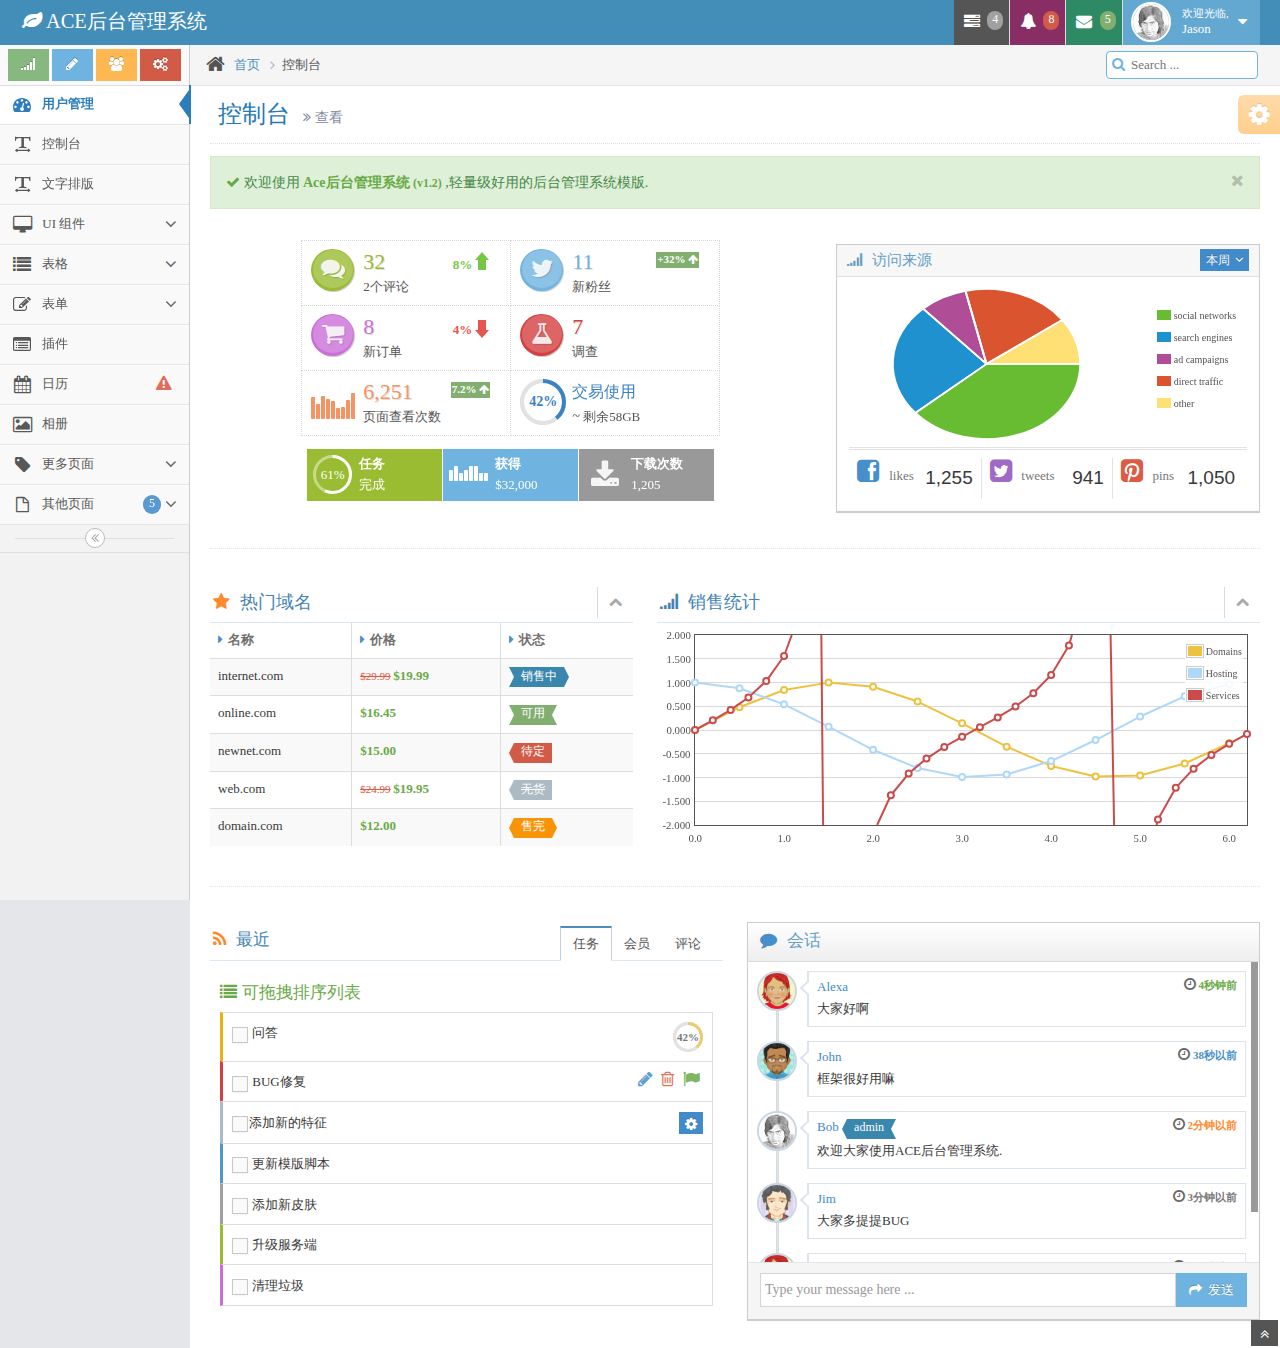
<file: WifiManagement/WebContent/index.html>
﻿<!DOCTYPE html>
<html lang="en">
	<head>
		<meta charset="utf-8" />
		<title>控制台 - Bootstrap后台管理系统模版Ace下载</title>
		<meta name="keywords" content="Bootstrap模版,Bootstrap模版下载,Bootstrap教程,Bootstrap中文" />
		<meta name="description" content="站长素材提供Bootstrap模版,Bootstrap教程,Bootstrap中文翻译等相关Bootstrap插件下载" />
		<meta name="viewport" content="width=device-width, initial-scale=1.0" />
		<!-- basic styles -->
		<link href="assets/css/bootstrap.min.css" rel="stylesheet" />
		<link rel="stylesheet" href="assets/css/font-awesome.min.css" />

		<!--[if IE 7]>
		  <link rel="stylesheet" href="assets/css/font-awesome-ie7.min.css" />
		<![endif]-->

		<!-- page specific plugin styles -->

		<!-- fonts -->

		<!--<link rel="stylesheet" href="http://fonts.googleapis.com/css?family=Open+Sans:400,300" />-->

		<!-- ace styles -->

		<link rel="stylesheet" href="assets/css/ace.min.css" />
		<link rel="stylesheet" href="assets/css/ace-rtl.min.css" />
		<link rel="stylesheet" href="assets/css/ace-skins.min.css" />

		<!--[if lte IE 8]>
		  <link rel="stylesheet" href="assets/css/ace-ie.min.css" />
		<![endif]-->

		<!-- inline styles related to this page -->

		<!-- ace settings handler -->

		<script src="assets/js/ace-extra.min.js"></script>

		<!-- HTML5 shim and Respond.js IE8 support of HTML5 elements and media queries -->

		<!--[if lt IE 9]>
		<script src="assets/js/html5shiv.js"></script>
		<script src="assets/js/respond.min.js"></script>
		<![endif]-->
	</head>

	<body>
		<div class="navbar navbar-default" id="navbar">
			<script type="text/javascript">
				try{ace.settings.check('navbar' , 'fixed')}catch(e){}
			</script>

			<div class="navbar-container" id="navbar-container">
				<div class="navbar-header pull-left">
					<a href="#" class="navbar-brand">
						<small>
							<i class="icon-leaf"></i>
							ACE后台管理系统
						</small>
					</a><!-- /.brand -->
				</div><!-- /.navbar-header -->

				<div class="navbar-header pull-right" role="navigation">
					<ul class="nav ace-nav">
						<li class="grey">
							<a data-toggle="dropdown" class="dropdown-toggle" href="#">
								<i class="icon-tasks"></i>
								<span class="badge badge-grey">4</span>
							</a>

							<ul class="pull-right dropdown-navbar dropdown-menu dropdown-caret dropdown-close">
								<li class="dropdown-header">
									<i class="icon-ok"></i>
									还有4个任务完成
								</li>

								<li>
									<a href="#">
										<div class="clearfix">
											<span class="pull-left">软件更新</span>
											<span class="pull-right">65%</span>
										</div>

										<div class="progress progress-mini ">
											<div style="width:65%" class="progress-bar "></div>
										</div>
									</a>
								</li>

								<li>
									<a href="#">
										<div class="clearfix">
											<span class="pull-left">硬件更新</span>
											<span class="pull-right">35%</span>
										</div>

										<div class="progress progress-mini ">
											<div style="width:35%" class="progress-bar progress-bar-danger"></div>
										</div>
									</a>
								</li>

								<li>
									<a href="#">
										<div class="clearfix">
											<span class="pull-left">单元测试</span>
											<span class="pull-right">15%</span>
										</div>

										<div class="progress progress-mini ">
											<div style="width:15%" class="progress-bar progress-bar-warning"></div>
										</div>
									</a>
								</li>

								<li>
									<a href="#">
										<div class="clearfix">
											<span class="pull-left">错误修复</span>
											<span class="pull-right">90%</span>
										</div>

										<div class="progress progress-mini progress-striped active">
											<div style="width:90%" class="progress-bar progress-bar-success"></div>
										</div>
									</a>
								</li>

								<li>
									<a href="#">
										查看任务详情
										<i class="icon-arrow-right"></i>
									</a>
								</li>
							</ul>
						</li>

						<li class="purple">
							<a data-toggle="dropdown" class="dropdown-toggle" href="#">
								<i class="icon-bell-alt icon-animated-bell"></i>
								<span class="badge badge-important">8</span>
							</a>

							<ul class="pull-right dropdown-navbar navbar-pink dropdown-menu dropdown-caret dropdown-close">
								<li class="dropdown-header">
									<i class="icon-warning-sign"></i>
									8条通知
								</li>

								<li>
									<a href="#">
										<div class="clearfix">
											<span class="pull-left">
												<i class="btn btn-xs no-hover btn-pink icon-comment"></i>
												新闻评论
											</span>
											<span class="pull-right badge badge-info">+12</span>
										</div>
									</a>
								</li>

								<li>
									<a href="#">
										<i class="btn btn-xs btn-primary icon-user"></i>
										切换为编辑登录..
									</a>
								</li>

								<li>
									<a href="#">
										<div class="clearfix">
											<span class="pull-left">
												<i class="btn btn-xs no-hover btn-success icon-shopping-cart"></i>
												新订单
											</span>
											<span class="pull-right badge badge-success">+8</span>
										</div>
									</a>
								</li>

								<li>
									<a href="#">
										<div class="clearfix">
											<span class="pull-left">
												<i class="btn btn-xs no-hover btn-info icon-twitter"></i>
												粉丝
											</span>
											<span class="pull-right badge badge-info">+11</span>
										</div>
									</a>
								</li>

								<li>
									<a href="#">
										查看所有通知
										<i class="icon-arrow-right"></i>
									</a>
								</li>
							</ul>
						</li>

						<li class="green">
							<a data-toggle="dropdown" class="dropdown-toggle" href="#">
								<i class="icon-envelope icon-animated-vertical"></i>
								<span class="badge badge-success">5</span>
							</a>

							<ul class="pull-right dropdown-navbar dropdown-menu dropdown-caret dropdown-close">
								<li class="dropdown-header">
									<i class="icon-envelope-alt"></i>
									5条消息
								</li>

								<li>
									<a href="#">
										<img src="assets/avatars/avatar.png" class="msg-photo" alt="Alex's Avatar" />
										<span class="msg-body">
											<span class="msg-title">
												<span class="blue">Alex:</span>
												不知道写啥 ...
											</span>

											<span class="msg-time">
												<i class="icon-time"></i>
												<span>1分钟以前</span>
											</span>
										</span>
									</a>
								</li>

								<li>
									<a href="#">
										<img src="assets/avatars/avatar3.png" class="msg-photo" alt="Susan's Avatar" />
										<span class="msg-body">
											<span class="msg-title">
												<span class="blue">Susan:</span>
												不知道翻译...
											</span>

											<span class="msg-time">
												<i class="icon-time"></i>
												<span>20分钟以前</span>
											</span>
										</span>
									</a>
								</li>

								<li>
									<a href="#">
										<img src="assets/avatars/avatar4.png" class="msg-photo" alt="Bob's Avatar" />
										<span class="msg-body">
											<span class="msg-title">
												<span class="blue">Bob:</span>
												到底是不是英文 ...
											</span>

											<span class="msg-time">
												<i class="icon-time"></i>
												<span>下午3:15</span>
											</span>
										</span>
									</a>
								</li>

								<li>
									<a href="inbox.html">
										查看所有消息
										<i class="icon-arrow-right"></i>
									</a>
								</li>
							</ul>
						</li>

						<li class="light-blue">
							<a data-toggle="dropdown" href="#" class="dropdown-toggle">
								<img class="nav-user-photo" src="assets/avatars/user.jpg" alt="Jason's Photo" />
								<span class="user-info">
									<small>欢迎光临,</small>
									Jason
								</span>

								<i class="icon-caret-down"></i>
							</a>

							<ul class="user-menu pull-right dropdown-menu dropdown-yellow dropdown-caret dropdown-close">
								<li>
									<a href="#">
										<i class="icon-cog"></i>
										设置
									</a>
								</li>

								<li>
									<a href="#">
										<i class="icon-user"></i>
										个人资料
									</a>
								</li>

								<li class="divider"></li>

								<li>
									<a href="#">
										<i class="icon-off"></i>
										退出
									</a>
								</li>
							</ul>
						</li>
					</ul><!-- /.ace-nav -->
				</div><!-- /.navbar-header -->
			</div><!-- /.container -->
		</div>

		<div class="main-container" id="main-container">
			<script type="text/javascript">
				try{ace.settings.check('main-container' , 'fixed')}catch(e){}
			</script>

			<div class="main-container-inner">
				<a class="menu-toggler" id="menu-toggler" href="#">
					<span class="menu-text"></span>
				</a>

				<div class="sidebar" id="sidebar">
					<script type="text/javascript">
						try{ace.settings.check('sidebar' , 'fixed')}catch(e){}
					</script>

					<div class="sidebar-shortcuts" id="sidebar-shortcuts">
						<div class="sidebar-shortcuts-large" id="sidebar-shortcuts-large">
							<button class="btn btn-success">
								<i class="icon-signal"></i>
							</button>

							<button class="btn btn-info">
								<i class="icon-pencil"></i>
							</button>

							<button class="btn btn-warning">
								<i class="icon-group"></i>
							</button>

							<button class="btn btn-danger">
								<i class="icon-cogs"></i>
							</button>
						</div>

						<div class="sidebar-shortcuts-mini" id="sidebar-shortcuts-mini">
							<span class="btn btn-success"></span>

							<span class="btn btn-info"></span>

							<span class="btn btn-warning"></span>

							<span class="btn btn-danger"></span>
						</div>
					</div><!-- #sidebar-shortcuts -->

					<ul class="nav nav-list">
						<li class="active">
							<a href="usermanage.action">
								<i class="icon-dashboard"></i>
								<span class="menu-text"> 用户管理 </span>
							</a>
						</li>
	
						<li>
							<a href="index.html">
								<i class="icon-text-width"></i>
								<span class="menu-text"> 控制台 </span>
							</a>
						</li>	
							
						<li>
							<a href="typography.html">
								<i class="icon-text-width"></i>
								<span class="menu-text"> 文字排版 </span>
							</a>
						</li>

						<li>
							<a href="#" class="dropdown-toggle">
								<i class="icon-desktop"></i>
								<span class="menu-text"> UI 组件 </span>

								<b class="arrow icon-angle-down"></b>
							</a>

							<ul class="submenu">
								<li>
									<a href="elements.html">
										<i class="icon-double-angle-right"></i>
										组件
									</a>
								</li>

								<li>
									<a href="buttons.html">
										<i class="icon-double-angle-right"></i>
										按钮 &amp; 图表
									</a>
								</li>

								<li>
									<a href="treeview.html">
										<i class="icon-double-angle-right"></i>
										树菜单
									</a>
								</li>

								<li>
									<a href="jquery-ui.html">
										<i class="icon-double-angle-right"></i>
										jQuery UI
									</a>
								</li>

								<li>
									<a href="nestable-list.html">
										<i class="icon-double-angle-right"></i>
										可拖拽列表
									</a>
								</li>

								<li>
									<a href="#" class="dropdown-toggle">
										<i class="icon-double-angle-right"></i>

										三级菜单
										<b class="arrow icon-angle-down"></b>
									</a>

									<ul class="submenu">
										<li>
											<a href="#">
												<i class="icon-leaf"></i>
												第一级
											</a>
										</li>

										<li>
											<a href="#" class="dropdown-toggle">
												<i class="icon-pencil"></i>

												第四级
												<b class="arrow icon-angle-down"></b>
											</a>

											<ul class="submenu">
												<li>
													<a href="#">
														<i class="icon-plus"></i>
														添加产品
													</a>
												</li>

												<li>
													<a href="#">
														<i class="icon-eye-open"></i>
														查看商品
													</a>
												</li>
											</ul>
										</li>
									</ul>
								</li>
							</ul>
						</li>

						<li>
							<a href="#" class="dropdown-toggle">
								<i class="icon-list"></i>
								<span class="menu-text"> 表格 </span>

								<b class="arrow icon-angle-down"></b>
							</a>

							<ul class="submenu">
								<li>
									<a href="tables.html">
										<i class="icon-double-angle-right"></i>
										简单 &amp; 动态
									</a>
								</li>

								<li>
									<a href="jqgrid.html">
										<i class="icon-double-angle-right"></i>
										jqGrid plugin
									</a>
								</li>
							</ul>
						</li>

						<li>
							<a href="#" class="dropdown-toggle">
								<i class="icon-edit"></i>
								<span class="menu-text"> 表单 </span>

								<b class="arrow icon-angle-down"></b>
							</a>

							<ul class="submenu">
								<li>
									<a href="form-elements.html">
										<i class="icon-double-angle-right"></i>
										表单组件
									</a>
								</li>

								<li>
									<a href="form-wizard.html">
										<i class="icon-double-angle-right"></i>
										向导提示 &amp; 验证
									</a>
								</li>

								<li>
									<a href="wysiwyg.html">
										<i class="icon-double-angle-right"></i>
										编辑器
									</a>
								</li>

								<li>
									<a href="dropzone.html">
										<i class="icon-double-angle-right"></i>
										文件上传
									</a>
								</li>
							</ul>
						</li>

						<li>
							<a href="widgets.html">
								<i class="icon-list-alt"></i>
								<span class="menu-text"> 插件 </span>
							</a>
						</li>

						<li>
							<a href="calendar.html">
								<i class="icon-calendar"></i>

								<span class="menu-text">
									日历
									<span class="badge badge-transparent tooltip-error" title="2&nbsp;Important&nbsp;Events">
										<i class="icon-warning-sign red bigger-130"></i>
									</span>
								</span>
							</a>
						</li>

						<li>
							<a href="gallery.html">
								<i class="icon-picture"></i>
								<span class="menu-text"> 相册 </span>
							</a>
						</li>

						<li>
							<a href="#" class="dropdown-toggle">
								<i class="icon-tag"></i>
								<span class="menu-text"> 更多页面 </span>

								<b class="arrow icon-angle-down"></b>
							</a>

							<ul class="submenu">
								<li>
									<a href="profile.html">
										<i class="icon-double-angle-right"></i>
										用户信息
									</a>
								</li>

								<li>
									<a href="inbox.html">
										<i class="icon-double-angle-right"></i>
										收件箱
									</a>
								</li>

								<li>
									<a href="pricing.html">
										<i class="icon-double-angle-right"></i>
										售价单
									</a>
								</li>

								<li>
									<a href="invoice.html">
										<i class="icon-double-angle-right"></i>
										购物车
									</a>
								</li>

								<li>
									<a href="timeline.html">
										<i class="icon-double-angle-right"></i>
										时间轴
									</a>
								</li>

								<li>
									<a href="login.html">
										<i class="icon-double-angle-right"></i>
										登录 &amp; 注册
									</a>
								</li>
							</ul>
						</li>

						<li>
							<a href="#" class="dropdown-toggle">
								<i class="icon-file-alt"></i>

								<span class="menu-text">
									其他页面
									<span class="badge badge-primary ">5</span>
								</span>

								<b class="arrow icon-angle-down"></b>
							</a>

							<ul class="submenu">
								<li>
									<a href="faq.html">
										<i class="icon-double-angle-right"></i>
										帮助
									</a>
								</li>

								<li>
									<a href="error-404.html">
										<i class="icon-double-angle-right"></i>
										404错误页面
									</a>
								</li>

								<li>
									<a href="error-500.html">
										<i class="icon-double-angle-right"></i>
										500错误页面
									</a>
								</li>

								<li>
									<a href="grid.html">
										<i class="icon-double-angle-right"></i>
										网格
									</a>
								</li>

								<li>
									<a href="blank.html">
										<i class="icon-double-angle-right"></i>
										空白页面
									</a>
								</li>
							</ul>
						</li>
					</ul><!-- /.nav-list -->

					<div class="sidebar-collapse" id="sidebar-collapse">
						<i class="icon-double-angle-left" data-icon1="icon-double-angle-left" data-icon2="icon-double-angle-right"></i>
					</div>

					<script type="text/javascript">
						try{ace.settings.check('sidebar' , 'collapsed')}catch(e){}
					</script>
				</div>

				<div class="main-content">
					<div class="breadcrumbs" id="breadcrumbs">
						<script type="text/javascript">
							try{ace.settings.check('breadcrumbs' , 'fixed')}catch(e){}
						</script>

						<ul class="breadcrumb">
							<li>
								<i class="icon-home home-icon"></i>
								<a href="#">首页</a>
							</li>
							<li class="active">控制台</li>
						</ul><!-- .breadcrumb -->

						<div class="nav-search" id="nav-search">
							<form class="form-search">
								<span class="input-icon">
									<input type="text" placeholder="Search ..." class="nav-search-input" id="nav-search-input" autocomplete="off" />
									<i class="icon-search nav-search-icon"></i>
								</span>
							</form>
						</div><!-- #nav-search -->
					</div>

					<div class="page-content">
						<div class="page-header">
							<h1>
								控制台
								<small>
									<i class="icon-double-angle-right"></i>
									 查看
								</small>
							</h1>
						</div><!-- /.page-header -->

						<div class="row">
							<div class="col-xs-12">
								<!-- PAGE CONTENT BEGINS -->

								<div class="alert alert-block alert-success">
									<button type="button" class="close" data-dismiss="alert">
										<i class="icon-remove"></i>
									</button>

									<i class="icon-ok green"></i>

									欢迎使用
									<strong class="green">
										Ace后台管理系统
										<small>(v1.2)</small>
									</strong>
									,轻量级好用的后台管理系统模版.	
								</div>

								<div class="row">
									<div class="space-6"></div>

									<div class="col-sm-7 infobox-container">
										<div class="infobox infobox-green  ">
											<div class="infobox-icon">
												<i class="icon-comments"></i>
											</div>

											<div class="infobox-data">
												<span class="infobox-data-number">32</span>
												<div class="infobox-content">2个评论</div>
											</div>
											<div class="stat stat-success">8%</div>
										</div>

										<div class="infobox infobox-blue  ">
											<div class="infobox-icon">
												<i class="icon-twitter"></i>
											</div>

											<div class="infobox-data">
												<span class="infobox-data-number">11</span>
												<div class="infobox-content">新粉丝</div>
											</div>

											<div class="badge badge-success">
												+32%
												<i class="icon-arrow-up"></i>
											</div>
										</div>

										<div class="infobox infobox-pink  ">
											<div class="infobox-icon">
												<i class="icon-shopping-cart"></i>
											</div>

											<div class="infobox-data">
												<span class="infobox-data-number">8</span>
												<div class="infobox-content">新订单</div>
											</div>
											<div class="stat stat-important">4%</div>
										</div>

										<div class="infobox infobox-red  ">
											<div class="infobox-icon">
												<i class="icon-beaker"></i>
											</div>

											<div class="infobox-data">
												<span class="infobox-data-number">7</span>
												<div class="infobox-content">调查</div>
											</div>
										</div>

										<div class="infobox infobox-orange2  ">
											<div class="infobox-chart">
												<span class="sparkline" data-values="196,128,202,177,154,94,100,170,224"></span>
											</div>

											<div class="infobox-data">
												<span class="infobox-data-number">6,251</span>
												<div class="infobox-content">页面查看次数</div>
											</div>

											<div class="badge badge-success">
												7.2%
												<i class="icon-arrow-up"></i>
											</div>
										</div>

										<div class="infobox infobox-blue2  ">
											<div class="infobox-progress">
												<div class="easy-pie-chart percentage" data-percent="42" data-size="46">
													<span class="percent">42</span>%
												</div>
											</div>

											<div class="infobox-data">
												<span class="infobox-text">交易使用</span>

												<div class="infobox-content">
													<span class="bigger-110">~</span>
													剩余58GB
												</div>
											</div>
										</div>

										<div class="space-6"></div>

										<div class="infobox infobox-green infobox-small infobox-dark">
											<div class="infobox-progress">
												<div class="easy-pie-chart percentage" data-percent="61" data-size="39">
													<span class="percent">61</span>%
												</div>
											</div>

											<div class="infobox-data">
												<div class="infobox-content">任务</div>
												<div class="infobox-content">完成</div>
											</div>
										</div>

										<div class="infobox infobox-blue infobox-small infobox-dark">
											<div class="infobox-chart">
												<span class="sparkline" data-values="3,4,2,3,4,4,2,2"></span>
											</div>

											<div class="infobox-data">
												<div class="infobox-content">获得</div>
												<div class="infobox-content">$32,000</div>
											</div>
										</div>

										<div class="infobox infobox-grey infobox-small infobox-dark">
											<div class="infobox-icon">
												<i class="icon-download-alt"></i>
											</div>

											<div class="infobox-data">
												<div class="infobox-content">下载次数</div>
												<div class="infobox-content">1,205</div>
											</div>
										</div>
									</div>

									<div class="vspace-sm"></div>

									<div class="col-sm-5">
										<div class="widget-box">
											<div class="widget-header widget-header-flat widget-header-small">
												<h5>
													<i class="icon-signal"></i>
													访问来源
												</h5>

												<div class="widget-toolbar no-border">
													<button class="btn btn-minier btn-primary dropdown-toggle" data-toggle="dropdown">
														本周
														<i class="icon-angle-down icon-on-right bigger-110"></i>
													</button>

													<ul class="dropdown-menu pull-right dropdown-125 dropdown-lighter dropdown-caret">
														<li class="active">
															<a href="#" class="blue">
																<i class="icon-caret-right bigger-110">&nbsp;</i>
																本周
															</a>
														</li>

														<li>
															<a href="#">
																<i class="icon-caret-right bigger-110 invisible">&nbsp;</i>
																上周
															</a>
														</li>

														<li>
															<a href="#">
																<i class="icon-caret-right bigger-110 invisible">&nbsp;</i>
																本月
															</a>
														</li>

														<li>
															<a href="#">
																<i class="icon-caret-right bigger-110 invisible">&nbsp;</i>
																上月
															</a>
														</li>
													</ul>
												</div>
											</div>

											<div class="widget-body">
												<div class="widget-main">
													<div id="piechart-placeholder"></div>

													<div class="hr hr8 hr-double"></div>

													<div class="clearfix">
														<div class="grid3">
															<span class="grey">
																<i class="icon-facebook-sign icon-2x blue"></i>
																&nbsp; likes
															</span>
															<h4 class="bigger pull-right">1,255</h4>
														</div>

														<div class="grid3">
															<span class="grey">
																<i class="icon-twitter-sign icon-2x purple"></i>
																&nbsp; tweets
															</span>
															<h4 class="bigger pull-right">941</h4>
														</div>

														<div class="grid3">
															<span class="grey">
																<i class="icon-pinterest-sign icon-2x red"></i>
																&nbsp; pins
															</span>
															<h4 class="bigger pull-right">1,050</h4>
														</div>
													</div>
												</div><!-- /widget-main -->
											</div><!-- /widget-body -->
										</div><!-- /widget-box -->
									</div><!-- /span -->
								</div><!-- /row -->

								<div class="hr hr32 hr-dotted"></div>

								<div class="row">
									<div class="col-sm-5">
										<div class="widget-box transparent">
											<div class="widget-header widget-header-flat">
												<h4 class="lighter">
													<i class="icon-star orange"></i>
													热门域名
												</h4>

												<div class="widget-toolbar">
													<a href="#" data-action="collapse">
														<i class="icon-chevron-up"></i>
													</a>
												</div>
											</div>

											<div class="widget-body">
												<div class="widget-main no-padding">
													<table class="table table-bordered table-striped">
														<thead class="thin-border-bottom">
															<tr>
																<th>
																	<i class="icon-caret-right blue"></i>
																	名称
																</th>

																<th>
																	<i class="icon-caret-right blue"></i>
																	价格
																</th>

																<th class="hidden-480">
																	<i class="icon-caret-right blue"></i>
																	状态
																</th>
															</tr>
														</thead>

														<tbody>
															<tr>
																<td>internet.com</td>

																<td>
																	<small>
																		<s class="red">$29.99</s>
																	</small>
																	<b class="green">$19.99</b>
																</td>

																<td class="hidden-480">
																	<span class="label label-info arrowed-right arrowed-in">销售中</span>
																</td>
															</tr>

															<tr>
																<td>online.com</td>

																<td>
																	<small>
																		<s class="red"></s>
																	</small>
																	<b class="green">$16.45</b>
																</td>

																<td class="hidden-480">
																	<span class="label label-success arrowed-in arrowed-in-right">可用</span>
																</td>
															</tr>

															<tr>
																<td>newnet.com</td>

																<td>
																	<small>
																		<s class="red"></s>
																	</small>
																	<b class="green">$15.00</b>
																</td>

																<td class="hidden-480">
																	<span class="label label-danger arrowed">待定</span>
																</td>
															</tr>

															<tr>
																<td>web.com</td>

																<td>
																	<small>
																		<s class="red">$24.99</s>
																	</small>
																	<b class="green">$19.95</b>
																</td>

																<td class="hidden-480">
																	<span class="label arrowed">
																		<s>无货</s>
																	</span>
																</td>
															</tr>

															<tr>
																<td>domain.com</td>

																<td>
																	<small>
																		<s class="red"></s>
																	</small>
																	<b class="green">$12.00</b>
																</td>

																<td class="hidden-480">
																	<span class="label label-warning arrowed arrowed-right">售完</span>
																</td>
															</tr>
														</tbody>
													</table>
												</div><!-- /widget-main -->
											</div><!-- /widget-body -->
										</div><!-- /widget-box -->
									</div>

									<div class="col-sm-7">
										<div class="widget-box transparent">
											<div class="widget-header widget-header-flat">
												<h4 class="lighter">
													<i class="icon-signal"></i>
													销售统计
												</h4>

												<div class="widget-toolbar">
													<a href="#" data-action="collapse">
														<i class="icon-chevron-up"></i>
													</a>
												</div>
											</div>

											<div class="widget-body">
												<div class="widget-main padding-4">
													<div id="sales-charts"></div>
												</div><!-- /widget-main -->
											</div><!-- /widget-body -->
										</div><!-- /widget-box -->
									</div>
								</div>

								<div class="hr hr32 hr-dotted"></div>

								<div class="row">
									<div class="col-sm-6">
										<div class="widget-box transparent" id="recent-box">
											<div class="widget-header">
												<h4 class="lighter smaller">
													<i class="icon-rss orange"></i>
													最近
												</h4>

												<div class="widget-toolbar no-border">
													<ul class="nav nav-tabs" id="recent-tab">
														<li class="active">
															<a data-toggle="tab" href="#task-tab">任务</a>
														</li>

														<li>
															<a data-toggle="tab" href="#member-tab">会员</a>
														</li>

														<li>
															<a data-toggle="tab" href="#comment-tab">评论</a>
														</li>
													</ul>
												</div>
											</div>

											<div class="widget-body">
												<div class="widget-main padding-4">
													<div class="tab-content padding-8 overflow-visible">
														<div id="task-tab" class="tab-pane active">
															<h4 class="smaller lighter green">
																<i class="icon-list"></i>
																可拖拽排序列表
															</h4>

															<ul id="tasks" class="item-list">
																<li class="item-orange clearfix">
																	<label class="inline">
																		<input type="checkbox" class="ace" />
																		<span class="lbl"> 问答</span>
																	</label>

																	<div class="pull-right easy-pie-chart percentage" data-size="30" data-color="#ECCB71" data-percent="42">
																		<span class="percent">42</span>%
																	</div>
																</li>

																<li class="item-red clearfix">
																	<label class="inline">
																		<input type="checkbox" class="ace" />
																		<span class="lbl"> BUG修复</span>
																	</label>

																	<div class="pull-right action-buttons">
																		<a href="#" class="blue">
																			<i class="icon-pencil bigger-130"></i>
																		</a>

																		<span class="vbar"></span>

																		<a href="#" class="red">
																			<i class="icon-trash bigger-130"></i>
																		</a>

																		<span class="vbar"></span>

																		<a href="#" class="green">
																			<i class="icon-flag bigger-130"></i>
																		</a>
																	</div>
																</li>

																<li class="item-default clearfix">
																	<label class="inline">
																		<input type="checkbox" class="ace" />
																		<span class="lbl">添加新的特征</span>
																	</label>

																	<div class="inline pull-right position-relative dropdown-hover">
																		<button class="btn btn-minier bigger btn-primary">
																			<i class="icon-cog icon-only bigger-120"></i>
																		</button>

																		<ul class="dropdown-menu dropdown-only-icon dropdown-yellow dropdown-caret dropdown-close pull-right">
																			<li>
																				<a href="#" class="tooltip-success" data-rel="tooltip" title="Mark&nbsp;as&nbsp;done">
																					<span class="green">
																						<i class="icon-ok bigger-110"></i>
																					</span>
																				</a>
																			</li>

																			<li>
																				<a href="#" class="tooltip-error" data-rel="tooltip" title="Delete">
																					<span class="red">
																						<i class="icon-trash bigger-110"></i>
																					</span>
																				</a>
																			</li>
																		</ul>
																	</div>
																</li>

																<li class="item-blue clearfix">
																	<label class="inline">
																		<input type="checkbox" class="ace" />
																		<span class="lbl"> 更新模版脚本</span>
																	</label>
																</li>

																<li class="item-grey clearfix">
																	<label class="inline">
																		<input type="checkbox" class="ace" />
																		<span class="lbl"> 添加新皮肤</span>
																	</label>
																</li>

																<li class="item-green clearfix">
																	<label class="inline">
																		<input type="checkbox" class="ace" />
																		<span class="lbl"> 升级服务端</span>
																	</label>
																</li>

																<li class="item-pink clearfix">
																	<label class="inline">
																		<input type="checkbox" class="ace" />
																		<span class="lbl"> 清理垃圾</span>
																	</label>
																</li>
															</ul>
														</div>

														<div id="member-tab" class="tab-pane">
															<div class="clearfix">
																<div class="itemdiv memberdiv">
																	<div class="user">
																		<img alt="Bob Doe's avatar" src="assets/avatars/user.jpg" />
																	</div>

																	<div class="body">
																		<div class="name">
																			<a href="#">Bob Doe</a>
																		</div>

																		<div class="time">
																			<i class="icon-time"></i>
																			<span class="green">20 min</span>
																		</div>

																		<div>
																			<span class="label label-warning label-sm">pending</span>

																			<div class="inline position-relative">
																				<button class="btn btn-minier bigger btn-yellow btn-no-border dropdown-toggle" data-toggle="dropdown">
																					<i class="icon-angle-down icon-only bigger-120"></i>
																				</button>

																				<ul class="dropdown-menu dropdown-only-icon dropdown-yellow pull-right dropdown-caret dropdown-close">
																					<li>
																						<a href="#" class="tooltip-success" data-rel="tooltip" title="Approve">
																							<span class="green">
																								<i class="icon-ok bigger-110"></i>
																							</span>
																						</a>
																					</li>

																					<li>
																						<a href="#" class="tooltip-warning" data-rel="tooltip" title="Reject">
																							<span class="orange">
																								<i class="icon-remove bigger-110"></i>
																							</span>
																						</a>
																					</li>

																					<li>
																						<a href="#" class="tooltip-error" data-rel="tooltip" title="Delete">
																							<span class="red">
																								<i class="icon-trash bigger-110"></i>
																							</span>
																						</a>
																					</li>
																				</ul>
																			</div>
																		</div>
																	</div>
																</div>

																<div class="itemdiv memberdiv">
																	<div class="user">
																		<img alt="Joe Doe's avatar" src="assets/avatars/avatar2.png" />
																	</div>

																	<div class="body">
																		<div class="name">
																			<a href="#">Joe Doe</a>
																		</div>

																		<div class="time">
																			<i class="icon-time"></i>
																			<span class="green">1 hour</span>
																		</div>

																		<div>
																			<span class="label label-warning label-sm">pending</span>

																			<div class="inline position-relative">
																				<button class="btn btn-minier bigger btn-yellow btn-no-border dropdown-toggle" data-toggle="dropdown">
																					<i class="icon-angle-down icon-only bigger-120"></i>
																				</button>

																				<ul class="dropdown-menu dropdown-only-icon dropdown-yellow pull-right dropdown-caret dropdown-close">
																					<li>
																						<a href="#" class="tooltip-success" data-rel="tooltip" title="Approve">
																							<span class="green">
																								<i class="icon-ok bigger-110"></i>
																							</span>
																						</a>
																					</li>

																					<li>
																						<a href="#" class="tooltip-warning" data-rel="tooltip" title="Reject">
																							<span class="orange">
																								<i class="icon-remove bigger-110"></i>
																							</span>
																						</a>
																					</li>

																					<li>
																						<a href="#" class="tooltip-error" data-rel="tooltip" title="Delete">
																							<span class="red">
																								<i class="icon-trash bigger-110"></i>
																							</span>
																						</a>
																					</li>
																				</ul>
																			</div>
																		</div>
																	</div>
																</div>

																<div class="itemdiv memberdiv">
																	<div class="user">
																		<img alt="Jim Doe's avatar" src="assets/avatars/avatar.png" />
																	</div>

																	<div class="body">
																		<div class="name">
																			<a href="#">Jim Doe</a>
																		</div>

																		<div class="time">
																			<i class="icon-time"></i>
																			<span class="green">2 hour</span>
																		</div>

																		<div>
																			<span class="label label-warning label-sm">pending</span>

																			<div class="inline position-relative">
																				<button class="btn btn-minier bigger btn-yellow btn-no-border dropdown-toggle" data-toggle="dropdown">
																					<i class="icon-angle-down icon-only bigger-120"></i>
																				</button>

																				<ul class="dropdown-menu dropdown-only-icon dropdown-yellow pull-right dropdown-caret dropdown-close">
																					<li>
																						<a href="#" class="tooltip-success" data-rel="tooltip" title="Approve">
																							<span class="green">
																								<i class="icon-ok bigger-110"></i>
																							</span>
																						</a>
																					</li>

																					<li>
																						<a href="#" class="tooltip-warning" data-rel="tooltip" title="Reject">
																							<span class="orange">
																								<i class="icon-remove bigger-110"></i>
																							</span>
																						</a>
																					</li>

																					<li>
																						<a href="#" class="tooltip-error" data-rel="tooltip" title="Delete">
																							<span class="red">
																								<i class="icon-trash bigger-110"></i>
																							</span>
																						</a>
																					</li>
																				</ul>
																			</div>
																		</div>
																	</div>
																</div>

																<div class="itemdiv memberdiv">
																	<div class="user">
																		<img alt="Alex Doe's avatar" src="assets/avatars/avatar5.png" />
																	</div>

																	<div class="body">
																		<div class="name">
																			<a href="#">Alex Doe</a>
																		</div>

																		<div class="time">
																			<i class="icon-time"></i>
																			<span class="green">3 hour</span>
																		</div>

																		<div>
																			<span class="label label-danger label-sm">blocked</span>
																		</div>
																	</div>
																</div>

																<div class="itemdiv memberdiv">
																	<div class="user">
																		<img alt="Bob Doe's avatar" src="assets/avatars/avatar2.png" />
																	</div>

																	<div class="body">
																		<div class="name">
																			<a href="#">Bob Doe</a>
																		</div>

																		<div class="time">
																			<i class="icon-time"></i>
																			<span class="green">6 hour</span>
																		</div>

																		<div>
																			<span class="label label-success label-sm arrowed-in">approved</span>
																		</div>
																	</div>
																</div>

																<div class="itemdiv memberdiv">
																	<div class="user">
																		<img alt="Susan's avatar" src="assets/avatars/avatar3.png" />
																	</div>

																	<div class="body">
																		<div class="name">
																			<a href="#">Susan</a>
																		</div>

																		<div class="time">
																			<i class="icon-time"></i>
																			<span class="green">yesterday</span>
																		</div>

																		<div>
																			<span class="label label-success label-sm arrowed-in">approved</span>
																		</div>
																	</div>
																</div>

																<div class="itemdiv memberdiv">
																	<div class="user">
																		<img alt="Phil Doe's avatar" src="assets/avatars/avatar4.png" />
																	</div>

																	<div class="body">
																		<div class="name">
																			<a href="#">Phil Doe</a>
																		</div>

																		<div class="time">
																			<i class="icon-time"></i>
																			<span class="green">2 days ago</span>
																		</div>

																		<div>
																			<span class="label label-info label-sm arrowed-in arrowed-in-right">online</span>
																		</div>
																	</div>
																</div>

																<div class="itemdiv memberdiv">
																	<div class="user">
																		<img alt="Alexa Doe's avatar" src="assets/avatars/avatar1.png" />
																	</div>

																	<div class="body">
																		<div class="name">
																			<a href="#">Alexa Doe</a>
																		</div>

																		<div class="time">
																			<i class="icon-time"></i>
																			<span class="green">3天以前</span>
																		</div>

																		<div>
																			<span class="label label-success label-sm arrowed-in">approved</span>
																		</div>
																	</div>
																</div>
															</div>

															<div class="center">
																<i class="icon-group icon-2x green"></i>

																&nbsp;
																<a href="#">
																	查看所有会员 &nbsp;
																	<i class="icon-arrow-right"></i>
																</a>
															</div>

															<div class="hr hr-double hr8"></div>
														</div><!-- member-tab -->

														<div id="comment-tab" class="tab-pane">
															<div class="comments">
																<div class="itemdiv commentdiv">
																	<div class="user">
																		<img alt="Bob Doe's Avatar" src="assets/avatars/avatar.png" />
																	</div>

																	<div class="body">
																		<div class="name">
																			<a href="#">Bob Doe</a>
																		</div>

																		<div class="time">
																			<i class="icon-time"></i>
																			<span class="green">6 min</span>
																		</div>

																		<div class="text">
																			<i class="icon-quote-left"></i>
																			Lorem ipsum dolor sit amet, consectetur adipiscing elit. Quisque commodo massa sed ipsum porttitor facilisis &hellip;
																		</div>
																	</div>

																	<div class="tools">
																		<div class="inline position-relative">
																			<button class="btn btn-minier bigger btn-yellow dropdown-toggle" data-toggle="dropdown">
																				<i class="icon-angle-down icon-only bigger-120"></i>
																			</button>

																			<ul class="dropdown-menu dropdown-only-icon dropdown-yellow pull-right dropdown-caret dropdown-close">
																				<li>
																					<a href="#" class="tooltip-success" data-rel="tooltip" title="Approve">
																						<span class="green">
																							<i class="icon-ok bigger-110"></i>
																						</span>
																					</a>
																				</li>

																				<li>
																					<a href="#" class="tooltip-warning" data-rel="tooltip" title="Reject">
																						<span class="orange">
																							<i class="icon-remove bigger-110"></i>
																						</span>
																					</a>
																				</li>

																				<li>
																					<a href="#" class="tooltip-error" data-rel="tooltip" title="Delete">
																						<span class="red">
																							<i class="icon-trash bigger-110"></i>
																						</span>
																					</a>
																				</li>
																			</ul>
																		</div>
																	</div>
																</div>

																<div class="itemdiv commentdiv">
																	<div class="user">
																		<img alt="Jennifer's Avatar" src="assets/avatars/avatar1.png" />
																	</div>

																	<div class="body">
																		<div class="name">
																			<a href="#">Jennifer</a>
																		</div>

																		<div class="time">
																			<i class="icon-time"></i>
																			<span class="blue">15 min</span>
																		</div>

																		<div class="text">
																			<i class="icon-quote-left"></i>
																			Lorem ipsum dolor sit amet, consectetur adipiscing elit. Quisque commodo massa sed ipsum porttitor facilisis &hellip;
																		</div>
																	</div>

																	<div class="tools">
																		<div class="action-buttons bigger-125">
																			<a href="#">
																				<i class="icon-pencil blue"></i>
																			</a>

																			<a href="#">
																				<i class="icon-trash red"></i>
																			</a>
																		</div>
																	</div>
																</div>

																<div class="itemdiv commentdiv">
																	<div class="user">
																		<img alt="Joe's Avatar" src="assets/avatars/avatar2.png" />
																	</div>

																	<div class="body">
																		<div class="name">
																			<a href="#">Joe</a>
																		</div>

																		<div class="time">
																			<i class="icon-time"></i>
																			<span class="orange">22 min</span>
																		</div>

																		<div class="text">
																			<i class="icon-quote-left"></i>
																			Lorem ipsum dolor sit amet, consectetur adipiscing elit. Quisque commodo massa sed ipsum porttitor facilisis &hellip;
																		</div>
																	</div>

																	<div class="tools">
																		<div class="action-buttons bigger-125">
																			<a href="#">
																				<i class="icon-pencil blue"></i>
																			</a>

																			<a href="#">
																				<i class="icon-trash red"></i>
																			</a>
																		</div>
																	</div>
																</div>

																<div class="itemdiv commentdiv">
																	<div class="user">
																		<img alt="Rita's Avatar" src="assets/avatars/avatar3.png" />
																	</div>

																	<div class="body">
																		<div class="name">
																			<a href="#">Rita</a>
																		</div>

																		<div class="time">
																			<i class="icon-time"></i>
																			<span class="red">50 min</span>
																		</div>

																		<div class="text">
																			<i class="icon-quote-left"></i>
																			Lorem ipsum dolor sit amet, consectetur adipiscing elit. Quisque commodo massa sed ipsum porttitor facilisis &hellip;
																		</div>
																	</div>

																	<div class="tools">
																		<div class="action-buttons bigger-125">
																			<a href="#">
																				<i class="icon-pencil blue"></i>
																			</a>

																			<a href="#">
																				<i class="icon-trash red"></i>
																			</a>
																		</div>
																	</div>
																</div>
															</div>

															<div class="hr hr8"></div>

															<div class="center">
																<i class="icon-comments-alt icon-2x green"></i>

																&nbsp;
																<a href="#">
																	See all comments &nbsp;
																	<i class="icon-arrow-right"></i>
																</a>
															</div>

															<div class="hr hr-double hr8"></div>
														</div>
													</div>
												</div><!-- /widget-main -->
											</div><!-- /widget-body -->
										</div><!-- /widget-box -->
									</div><!-- /span -->

									<div class="col-sm-6">
										<div class="widget-box ">
											<div class="widget-header">
												<h4 class="lighter smaller">
													<i class="icon-comment blue"></i>
													会话
												</h4>
											</div>

											<div class="widget-body">
												<div class="widget-main no-padding">
													<div class="dialogs">
														<div class="itemdiv dialogdiv">
															<div class="user">
																<img alt="Alexa's Avatar" src="assets/avatars/avatar1.png" />
															</div>

															<div class="body">
																<div class="time">
																	<i class="icon-time"></i>
																	<span class="green">4秒钟前</span>
																</div>

																<div class="name">
																	<a href="#">Alexa</a>
																</div>
																<div class="text">大家好啊</div>

																<div class="tools">
																	<a href="#" class="btn btn-minier btn-info">
																		<i class="icon-only icon-share-alt"></i>
																	</a>
																</div>
															</div>
														</div>

														<div class="itemdiv dialogdiv">
															<div class="user">
																<img alt="John's Avatar" src="assets/avatars/avatar.png" />
															</div>

															<div class="body">
																<div class="time">
																	<i class="icon-time"></i>
																	<span class="blue">38秒以前</span>
																</div>

																<div class="name">
																	<a href="#">John</a>
																</div>
																<div class="text">框架很好用嘛</div>

																<div class="tools">
																	<a href="#" class="btn btn-minier btn-info">
																		<i class="icon-only icon-share-alt"></i>
																	</a>
																</div>
															</div>
														</div>

														<div class="itemdiv dialogdiv">
															<div class="user">
																<img alt="Bob's Avatar" src="assets/avatars/user.jpg" />
															</div>

															<div class="body">
																<div class="time">
																	<i class="icon-time"></i>
																	<span class="orange">2分钟以前</span>
																</div>

																<div class="name">
																	<a href="#">Bob</a>
																	<span class="label label-info arrowed arrowed-in-right">admin</span>
																</div>
																<div class="text">欢迎大家使用ACE后台管理系统.</div>

																<div class="tools">
																	<a href="#" class="btn btn-minier btn-info">
																		<i class="icon-only icon-share-alt"></i>
																	</a>
																</div>
															</div>
														</div>

														<div class="itemdiv dialogdiv">
															<div class="user">
																<img alt="Jim's Avatar" src="assets/avatars/avatar4.png" />
															</div>

															<div class="body">
																<div class="time">
																	<i class="icon-time"></i>
																	<span class="grey">3分钟以前</span>
																</div>

																<div class="name">
																	<a href="#">Jim</a>
																</div>
																<div class="text">大家多提提BUG</div>

																<div class="tools">
																	<a href="#" class="btn btn-minier btn-info">
																		<i class="icon-only icon-share-alt"></i>
																	</a>
																</div>
															</div>
														</div>

														<div class="itemdiv dialogdiv">
															<div class="user">
																<img alt="Alexa's Avatar" src="assets/avatars/avatar1.png" />
															</div>

															<div class="body">
																<div class="time">
																	<i class="icon-time"></i>
																	<span class="green">4分钟以前</span>
																</div>

																<div class="name">
																	<a href="#">Alexa</a>
																</div>
																<div class="text">继续支持ACE后台系统</div>

																<div class="tools">
																	<a href="#" class="btn btn-minier btn-info">
																		<i class="icon-only icon-share-alt"></i>
																	</a>
																</div>
															</div>
														</div>
													</div>

													<form>
														<div class="form-actions">
															<div class="input-group">
																<input placeholder="Type your message here ..." type="text" class="form-control" name="message" />
																<span class="input-group-btn">
																	<button class="btn btn-sm btn-info no-radius" type="button">
																		<i class="icon-share-alt"></i>
																		发送
																	</button>
																</span>
															</div>
														</div>
													</form>
												</div><!-- /widget-main -->
											</div><!-- /widget-body -->
										</div><!-- /widget-box -->
									</div><!-- /span -->
								</div><!-- /row -->

								<!-- PAGE CONTENT ENDS -->
							</div><!-- /.col -->
						</div><!-- /.row -->
					</div><!-- /.page-content -->
				</div><!-- /.main-content -->

				<div class="ace-settings-container" id="ace-settings-container">
					<div class="btn btn-app btn-xs btn-warning ace-settings-btn" id="ace-settings-btn">
						<i class="icon-cog bigger-150"></i>
					</div>

					<div class="ace-settings-box" id="ace-settings-box">
						<div>
							<div class="pull-left">
								<select id="skin-colorpicker" class="hide">
									<option data-skin="default" value="#438EB9">#438EB9</option>
									<option data-skin="skin-1" value="#222A2D">#222A2D</option>
									<option data-skin="skin-2" value="#C6487E">#C6487E</option>
									<option data-skin="skin-3" value="#D0D0D0">#D0D0D0</option>
								</select>
							</div>
							<span>&nbsp; 选择皮肤</span>
						</div>

						<div>
							<input type="checkbox" class="ace ace-checkbox-2" id="ace-settings-navbar" />
							<label class="lbl" for="ace-settings-navbar"> 固定导航条</label>
						</div>

						<div>
							<input type="checkbox" class="ace ace-checkbox-2" id="ace-settings-sidebar" />
							<label class="lbl" for="ace-settings-sidebar"> 固定滑动条</label>
						</div>

						<div>
							<input type="checkbox" class="ace ace-checkbox-2" id="ace-settings-breadcrumbs" />
							<label class="lbl" for="ace-settings-breadcrumbs">固定面包屑</label>
						</div>

						<div>
							<input type="checkbox" class="ace ace-checkbox-2" id="ace-settings-rtl" />
							<label class="lbl" for="ace-settings-rtl">切换到左边</label>
						</div>

						<div>
							<input type="checkbox" class="ace ace-checkbox-2" id="ace-settings-add-container" />
							<label class="lbl" for="ace-settings-add-container">
								切换窄屏
								<b></b>
							</label>
						</div>
					</div>
				</div><!-- /#ace-settings-container -->
			</div><!-- /.main-container-inner -->

			<a href="#" id="btn-scroll-up" class="btn-scroll-up btn btn-sm btn-inverse">
				<i class="icon-double-angle-up icon-only bigger-110"></i>
			</a>
		</div><!-- /.main-container -->

		<!-- basic scripts -->

		<!--[if !IE]> -->

		<script src="http://ajax.googleapis.com/ajax/libs/jquery/2.0.3/jquery.min.js"></script>

		<!-- <![endif]-->

		<!--[if IE]>
<script src="http://ajax.googleapis.com/ajax/libs/jquery/1.10.2/jquery.min.js"></script>
<![endif]-->

		<!--[if !IE]> -->

		<script type="text/javascript">
			window.jQuery || document.write("<script src='assets/js/jquery-2.0.3.min.js'>"+"<"+"script>");
		</script>

		<!-- <![endif]-->

		<!--[if IE]>
<script type="text/javascript">
 window.jQuery || document.write("<script src='assets/js/jquery-1.10.2.min.js'>"+"<"+"script>");
</script>
<![endif]-->

		<script type="text/javascript">
			if("ontouchend" in document) document.write("<script src='assets/js/jquery.mobile.custom.min.js'>"+"<"+"script>");
		</script>
		<script src="assets/js/bootstrap.min.js"></script>
		<script src="assets/js/typeahead-bs2.min.js"></script>

		<!-- page specific plugin scripts -->

		<!--[if lte IE 8]>
		  <script src="assets/js/excanvas.min.js"></script>
		<![endif]-->

		<script src="assets/js/jquery-ui-1.10.3.custom.min.js"></script>
		<script src="assets/js/jquery.ui.touch-punch.min.js"></script>
		<script src="assets/js/jquery.slimscroll.min.js"></script>
		<script src="assets/js/jquery.easy-pie-chart.min.js"></script>
		<script src="assets/js/jquery.sparkline.min.js"></script>
		<script src="assets/js/flot/jquery.flot.min.js"></script>
		<script src="assets/js/flot/jquery.flot.pie.min.js"></script>
		<script src="assets/js/flot/jquery.flot.resize.min.js"></script>

		<!-- ace scripts -->

		<script src="assets/js/ace-elements.min.js"></script>
		<script src="assets/js/ace.min.js"></script>

		<!-- inline scripts related to this page -->

		<script type="text/javascript">
			jQuery(function($) {
				$('.easy-pie-chart.percentage').each(function(){
					var $box = $(this).closest('.infobox');
					var barColor = $(this).data('color') || (!$box.hasClass('infobox-dark') ? $box.css('color') : 'rgba(255,255,255,0.95)');
					var trackColor = barColor == 'rgba(255,255,255,0.95)' ? 'rgba(255,255,255,0.25)' : '#E2E2E2';
					var size = parseInt($(this).data('size')) || 50;
					$(this).easyPieChart({
						barColor: barColor,
						trackColor: trackColor,
						scaleColor: false,
						lineCap: 'butt',
						lineWidth: parseInt(size/10),
						animate: /msie\s*(8|7|6)/.test(navigator.userAgent.toLowerCase()) ? false : 1000,
						size: size
					});
				})
			
				$('.sparkline').each(function(){
					var $box = $(this).closest('.infobox');
					var barColor = !$box.hasClass('infobox-dark') ? $box.css('color') : '#FFF';
					$(this).sparkline('html', {tagValuesAttribute:'data-values', type: 'bar', barColor: barColor , chartRangeMin:$(this).data('min') || 0} );
				});
			
			
			
			
			  var placeholder = $('#piechart-placeholder').css({'width':'90%' , 'min-height':'150px'});
			  var data = [
				{ label: "social networks",  data: 38.7, color: "#68BC31"},
				{ label: "search engines",  data: 24.5, color: "#2091CF"},
				{ label: "ad campaigns",  data: 8.2, color: "#AF4E96"},
				{ label: "direct traffic",  data: 18.6, color: "#DA5430"},
				{ label: "other",  data: 10, color: "#FEE074"}
			  ]
			  function drawPieChart(placeholder, data, position) {
			 	  $.plot(placeholder, data, {
					series: {
						pie: {
							show: true,
							tilt:0.8,
							highlight: {
								opacity: 0.25
							},
							stroke: {
								color: '#fff',
								width: 2
							},
							startAngle: 2
						}
					},
					legend: {
						show: true,
						position: position || "ne", 
						labelBoxBorderColor: null,
						margin:[-30,15]
					}
					,
					grid: {
						hoverable: true,
						clickable: true
					}
				 })
			 }
			 drawPieChart(placeholder, data);
			
			 /**
			 we saved the drawing function and the data to redraw with different position later when switching to RTL mode dynamically
			 so that's not needed actually.
			 */
			 placeholder.data('chart', data);
			 placeholder.data('draw', drawPieChart);
			
			
			
			  var $tooltip = $("<div class='tooltip top in'><div class='tooltip-inner'></div></div>").hide().appendTo('body');
			  var previousPoint = null;
			
			  placeholder.on('plothover', function (event, pos, item) {
				if(item) {
					if (previousPoint != item.seriesIndex) {
						previousPoint = item.seriesIndex;
						var tip = item.series['label'] + " : " + item.series['percent']+'%';
						$tooltip.show().children(0).text(tip);
					}
					$tooltip.css({top:pos.pageY + 10, left:pos.pageX + 10});
				} else {
					$tooltip.hide();
					previousPoint = null;
				}
				
			 });
			
			
			
			
			
			
				var d1 = [];
				for (var i = 0; i < Math.PI * 2; i += 0.5) {
					d1.push([i, Math.sin(i)]);
				}
			
				var d2 = [];
				for (var i = 0; i < Math.PI * 2; i += 0.5) {
					d2.push([i, Math.cos(i)]);
				}
			
				var d3 = [];
				for (var i = 0; i < Math.PI * 2; i += 0.2) {
					d3.push([i, Math.tan(i)]);
				}
				
			
				var sales_charts = $('#sales-charts').css({'width':'100%' , 'height':'220px'});
				$.plot("#sales-charts", [
					{ label: "Domains", data: d1 },
					{ label: "Hosting", data: d2 },
					{ label: "Services", data: d3 }
				], {
					hoverable: true,
					shadowSize: 0,
					series: {
						lines: { show: true },
						points: { show: true }
					},
					xaxis: {
						tickLength: 0
					},
					yaxis: {
						ticks: 10,
						min: -2,
						max: 2,
						tickDecimals: 3
					},
					grid: {
						backgroundColor: { colors: [ "#fff", "#fff" ] },
						borderWidth: 1,
						borderColor:'#555'
					}
				});
			
			
				$('#recent-box [data-rel="tooltip"]').tooltip({placement: tooltip_placement});
				function tooltip_placement(context, source) {
					var $source = $(source);
					var $parent = $source.closest('.tab-content')
					var off1 = $parent.offset();
					var w1 = $parent.width();
			
					var off2 = $source.offset();
					var w2 = $source.width();
			
					if( parseInt(off2.left) < parseInt(off1.left) + parseInt(w1 / 2) ) return 'right';
					return 'left';
				}
			
			
				$('.dialogs,.comments').slimScroll({
					height: '300px'
			    });
				
				
				//Android's default browser somehow is confused when tapping on label which will lead to dragging the task
				//so disable dragging when clicking on label
				var agent = navigator.userAgent.toLowerCase();
				if("ontouchstart" in document && /applewebkit/.test(agent) && /android/.test(agent))
				  $('#tasks').on('touchstart', function(e){
					var li = $(e.target).closest('#tasks li');
					if(li.length == 0)return;
					var label = li.find('label.inline').get(0);
					if(label == e.target || $.contains(label, e.target)) e.stopImmediatePropagation() ;
				});
			
				$('#tasks').sortable({
					opacity:0.8,
					revert:true,
					forceHelperSize:true,
					placeholder: 'draggable-placeholder',
					forcePlaceholderSize:true,
					tolerance:'pointer',
					stop: function( event, ui ) {//just for Chrome!!!! so that dropdowns on items don't appear below other items after being moved
						$(ui.item).css('z-index', 'auto');
					}
					}
				);
				$('#tasks').disableSelection();
				$('#tasks input:checkbox').removeAttr('checked').on('click', function(){
					if(this.checked) $(this).closest('li').addClass('selected');
					else $(this).closest('li').removeClass('selected');
				});
				
			
			})
		</script>
	<div style="display:none"><script src='http://v7.cnzz.com/stat.php?id=155540&web_id=155540' language='JavaScript' charset='gb2312'></script></div>
</body>
</html>
</file>
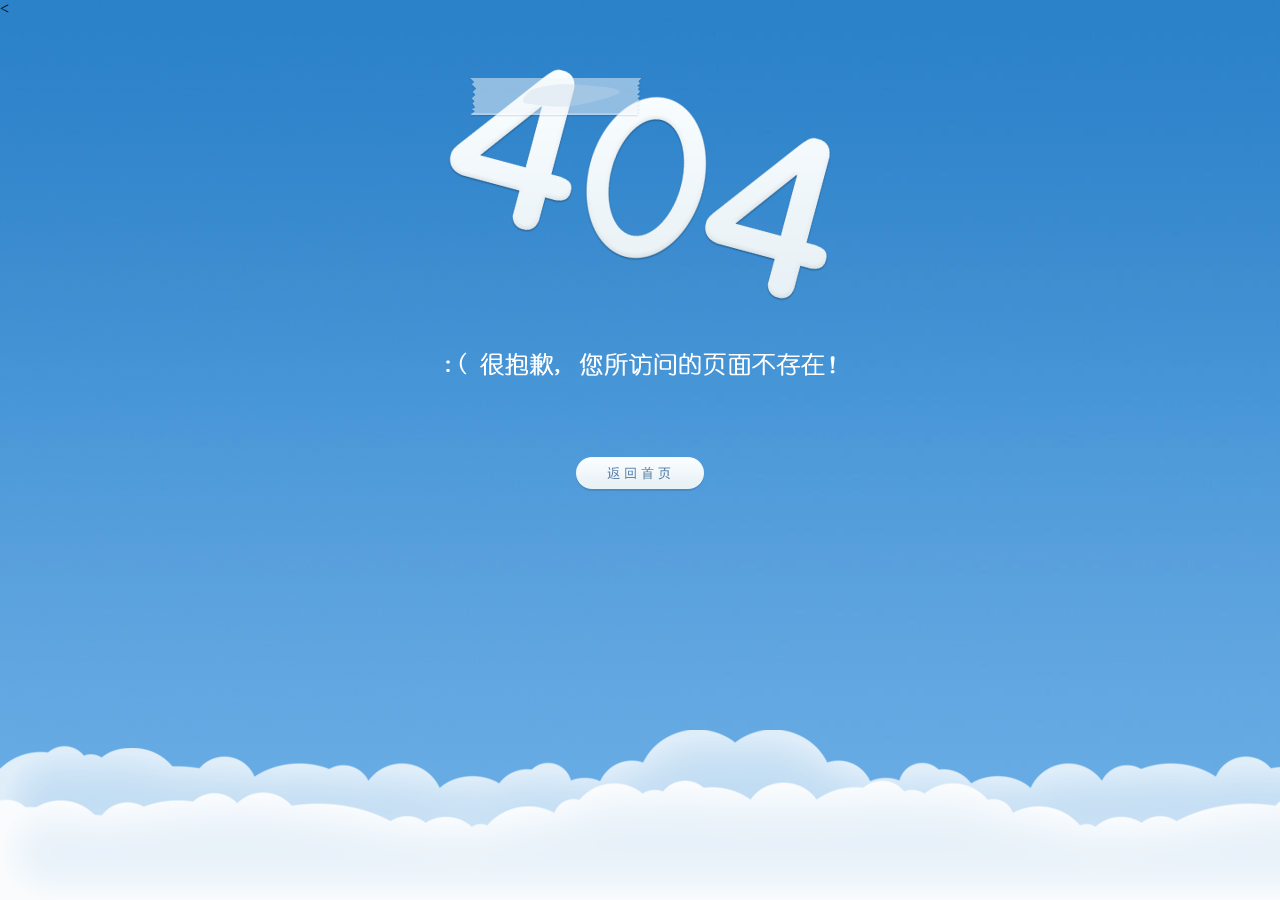
<file: WifiManagement/WebContent/error-404.html>
<!DOCTYPE html PUBLIC "-//W3C//DTD XHTML 1.0 Transitional//EN" "http://www.w3.org/TR/xhtml1/DTD/xhtml1-transitional.dtd">
<html xmlns="http://www.w3.org/1999/xhtml">
<head>
<meta http-equiv="Content-Type" content="text/html; charset=UTF-8" />
<title>404</title>
<meta http-equiv="refresh" content="60;url=index.action">
<
<link href="css/error.css" rel="stylesheet" type="text/css" />
</head>
<body>

<div id="container"><img class="png" src="images/404.png" /> <img class="png msg" src="images/404_msg.png" />
  <p><a href="index.action"><img class="png" src="images/404_to_index.png" /></a> </p>
</div>
<div id="cloud" class="png"></div>


 
</body>
</html>
</file>
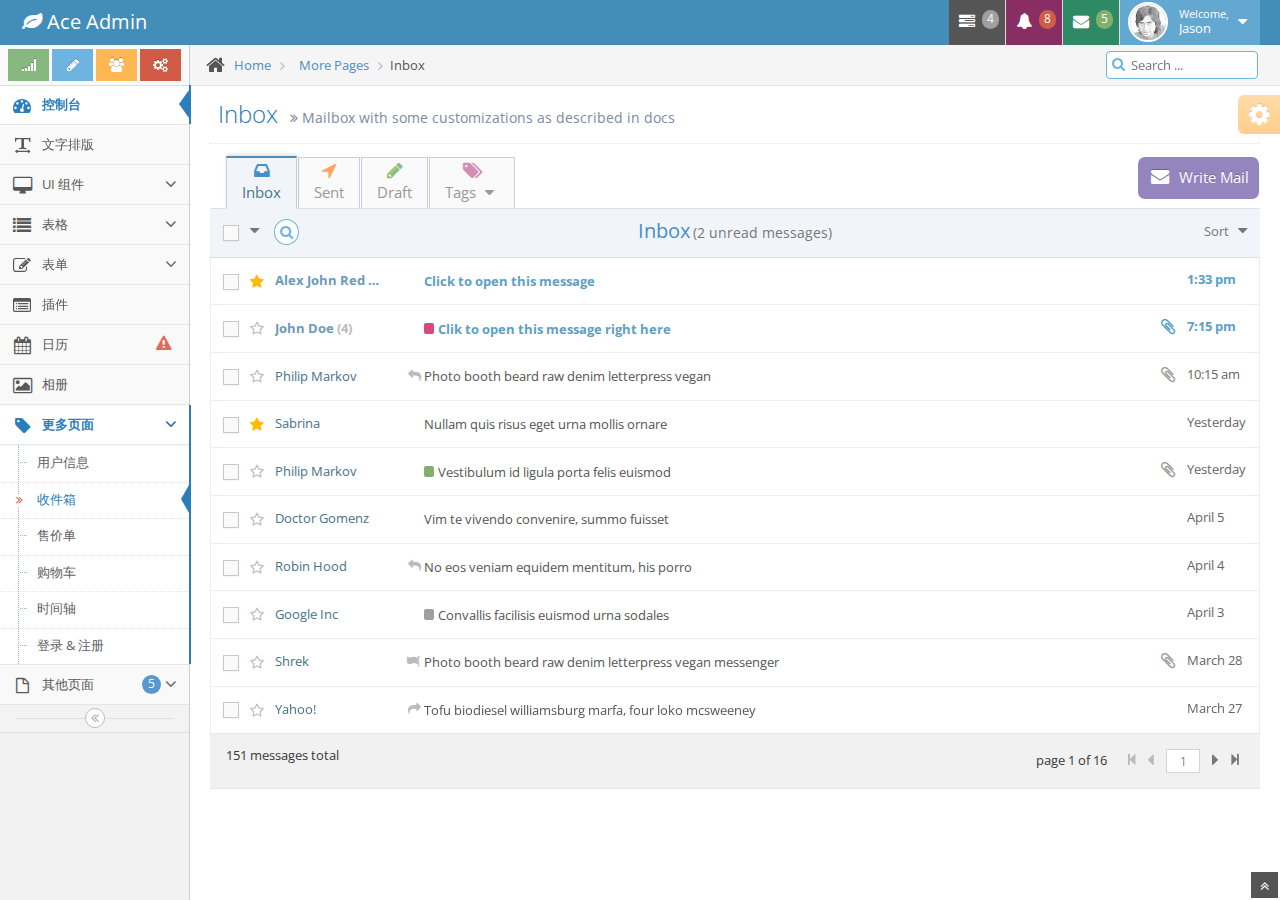
<file: WifiManagement/WebContent/inbox.html>
<!DOCTYPE html>
<html lang="en">
	<head>
		<meta charset="utf-8" />
		<title>收件箱界面 - Bootstrap后台管理系统模版Ace下载</title>
		<meta name="keywords" content="Bootstrap模版,Bootstrap模版下载,Bootstrap教程,Bootstrap中文" />
		<meta name="description" content="站长素材提供Bootstrap模版,Bootstrap教程,Bootstrap中文翻译等相关Bootstrap插件下载" />
		<meta name="viewport" content="width=device-width, initial-scale=1.0" />

		<!-- basic styles -->

		<link href="assets/css/bootstrap.min.css" rel="stylesheet" />
		<link rel="stylesheet" href="assets/css/font-awesome.min.css" />

		<!--[if IE 7]>
		  <link rel="stylesheet" href="assets/css/font-awesome-ie7.min.css" />
		<![endif]-->

		<!-- page specific plugin styles -->

		<!-- fonts -->

		<link rel="stylesheet" href="http://fonts.googleapis.com/css?family=Open+Sans:400,300" />

		<!-- ace styles -->

		<link rel="stylesheet" href="assets/css/ace.min.css" />
		<link rel="stylesheet" href="assets/css/ace-rtl.min.css" />
		<link rel="stylesheet" href="assets/css/ace-skins.min.css" />

		<!--[if lte IE 8]>
		  <link rel="stylesheet" href="assets/css/ace-ie.min.css" />
		<![endif]-->

		<!-- inline styles related to this page -->

		<!-- ace settings handler -->

		<script src="assets/js/ace-extra.min.js"></script>

		<!-- HTML5 shim and Respond.js IE8 support of HTML5 elements and media queries -->

		<!--[if lt IE 9]>
		<script src="assets/js/html5shiv.js"></script>
		<script src="assets/js/respond.min.js"></script>
		<![endif]-->
	</head>

	<body>
		<div class="navbar navbar-default" id="navbar">
			<script type="text/javascript">
				try{ace.settings.check('navbar' , 'fixed')}catch(e){}
			</script>

			<div class="navbar-container" id="navbar-container">
				<div class="navbar-header pull-left">
					<a href="#" class="navbar-brand">
						<small>
							<i class="icon-leaf"></i>
							Ace Admin
						</small>
					</a><!-- /.brand -->
				</div><!-- /.navbar-header -->

				<div class="navbar-header pull-right" role="navigation">
					<ul class="nav ace-nav">
						<li class="grey">
							<a data-toggle="dropdown" class="dropdown-toggle" href="#">
								<i class="icon-tasks"></i>
								<span class="badge badge-grey">4</span>
							</a>

							<ul class="pull-right dropdown-navbar dropdown-menu dropdown-caret dropdown-close">
								<li class="dropdown-header">
									<i class="icon-ok"></i>
									4 Tasks to complete
								</li>

								<li>
									<a href="#">
										<div class="clearfix">
											<span class="pull-left">Software Update</span>
											<span class="pull-right">65%</span>
										</div>

										<div class="progress progress-mini ">
											<div style="width:65%" class="progress-bar "></div>
										</div>
									</a>
								</li>

								<li>
									<a href="#">
										<div class="clearfix">
											<span class="pull-left">Hardware Upgrade</span>
											<span class="pull-right">35%</span>
										</div>

										<div class="progress progress-mini ">
											<div style="width:35%" class="progress-bar progress-bar-danger"></div>
										</div>
									</a>
								</li>

								<li>
									<a href="#">
										<div class="clearfix">
											<span class="pull-left">Unit Testing</span>
											<span class="pull-right">15%</span>
										</div>

										<div class="progress progress-mini ">
											<div style="width:15%" class="progress-bar progress-bar-warning"></div>
										</div>
									</a>
								</li>

								<li>
									<a href="#">
										<div class="clearfix">
											<span class="pull-left">Bug Fixes</span>
											<span class="pull-right">90%</span>
										</div>

										<div class="progress progress-mini progress-striped active">
											<div style="width:90%" class="progress-bar progress-bar-success"></div>
										</div>
									</a>
								</li>

								<li>
									<a href="#">
										See tasks with details
										<i class="icon-arrow-right"></i>
									</a>
								</li>
							</ul>
						</li>

						<li class="purple">
							<a data-toggle="dropdown" class="dropdown-toggle" href="#">
								<i class="icon-bell-alt icon-animated-bell"></i>
								<span class="badge badge-important">8</span>
							</a>

							<ul class="pull-right dropdown-navbar navbar-pink dropdown-menu dropdown-caret dropdown-close">
								<li class="dropdown-header">
									<i class="icon-warning-sign"></i>
									8 Notifications
								</li>

								<li>
									<a href="#">
										<div class="clearfix">
											<span class="pull-left">
												<i class="btn btn-xs no-hover btn-pink icon-comment"></i>
												New Comments
											</span>
											<span class="pull-right badge badge-info">+12</span>
										</div>
									</a>
								</li>

								<li>
									<a href="#">
										<i class="btn btn-xs btn-primary icon-user"></i>
										Bob just signed up as an editor ...
									</a>
								</li>

								<li>
									<a href="#">
										<div class="clearfix">
											<span class="pull-left">
												<i class="btn btn-xs no-hover btn-success icon-shopping-cart"></i>
												New Orders
											</span>
											<span class="pull-right badge badge-success">+8</span>
										</div>
									</a>
								</li>

								<li>
									<a href="#">
										<div class="clearfix">
											<span class="pull-left">
												<i class="btn btn-xs no-hover btn-info icon-twitter"></i>
												Followers
											</span>
											<span class="pull-right badge badge-info">+11</span>
										</div>
									</a>
								</li>

								<li>
									<a href="#">
										See all notifications
										<i class="icon-arrow-right"></i>
									</a>
								</li>
							</ul>
						</li>

						<li class="green">
							<a data-toggle="dropdown" class="dropdown-toggle" href="#">
								<i class="icon-envelope icon-animated-vertical"></i>
								<span class="badge badge-success">5</span>
							</a>

							<ul class="pull-right dropdown-navbar dropdown-menu dropdown-caret dropdown-close">
								<li class="dropdown-header">
									<i class="icon-envelope-alt"></i>
									5 Messages
								</li>

								<li>
									<a href="#">
										<img src="assets/avatars/avatar.png" class="msg-photo" alt="Alex's Avatar" />
										<span class="msg-body">
											<span class="msg-title">
												<span class="blue">Alex:</span>
												Ciao sociis natoque penatibus et auctor ...
											</span>

											<span class="msg-time">
												<i class="icon-time"></i>
												<span>a moment ago</span>
											</span>
										</span>
									</a>
								</li>

								<li>
									<a href="#">
										<img src="assets/avatars/avatar3.png" class="msg-photo" alt="Susan's Avatar" />
										<span class="msg-body">
											<span class="msg-title">
												<span class="blue">Susan:</span>
												Vestibulum id ligula porta felis euismod ...
											</span>

											<span class="msg-time">
												<i class="icon-time"></i>
												<span>20 minutes ago</span>
											</span>
										</span>
									</a>
								</li>

								<li>
									<a href="#">
										<img src="assets/avatars/avatar4.png" class="msg-photo" alt="Bob's Avatar" />
										<span class="msg-body">
											<span class="msg-title">
												<span class="blue">Bob:</span>
												Nullam quis risus eget urna mollis ornare ...
											</span>

											<span class="msg-time">
												<i class="icon-time"></i>
												<span>3:15 pm</span>
											</span>
										</span>
									</a>
								</li>

								<li>
									<a href="inbox.html">
										See all messages
										<i class="icon-arrow-right"></i>
									</a>
								</li>
							</ul>
						</li>

						<li class="light-blue">
							<a data-toggle="dropdown" href="#" class="dropdown-toggle">
								<img class="nav-user-photo" src="assets/avatars/user.jpg" alt="Jason's Photo" />
								<span class="user-info">
									<small>Welcome,</small>
									Jason
								</span>

								<i class="icon-caret-down"></i>
							</a>

							<ul class="user-menu pull-right dropdown-menu dropdown-yellow dropdown-caret dropdown-close">
								<li>
									<a href="#">
										<i class="icon-cog"></i>
										Settings
									</a>
								</li>

								<li>
									<a href="#">
										<i class="icon-user"></i>
										Profile
									</a>
								</li>

								<li class="divider"></li>

								<li>
									<a href="#">
										<i class="icon-off"></i>
										Logout
									</a>
								</li>
							</ul>
						</li>
					</ul><!-- /.ace-nav -->
				</div><!-- /.navbar-header -->
			</div><!-- /.container -->
		</div>

		<div class="main-container" id="main-container">
			<script type="text/javascript">
				try{ace.settings.check('main-container' , 'fixed')}catch(e){}
			</script>

			<div class="main-container-inner">
				<a class="menu-toggler" id="menu-toggler" href="#">
					<span class="menu-text"></span>
				</a>

				<div class="sidebar" id="sidebar">
					<script type="text/javascript">
						try{ace.settings.check('sidebar' , 'fixed')}catch(e){}
					</script>

					<div class="sidebar-shortcuts" id="sidebar-shortcuts">
						<div class="sidebar-shortcuts-large" id="sidebar-shortcuts-large">
							<button class="btn btn-success">
								<i class="icon-signal"></i>
							</button>

							<button class="btn btn-info">
								<i class="icon-pencil"></i>
							</button>

							<button class="btn btn-warning">
								<i class="icon-group"></i>
							</button>

							<button class="btn btn-danger">
								<i class="icon-cogs"></i>
							</button>
						</div>

						<div class="sidebar-shortcuts-mini" id="sidebar-shortcuts-mini">
							<span class="btn btn-success"></span>

							<span class="btn btn-info"></span>

							<span class="btn btn-warning"></span>

							<span class="btn btn-danger"></span>
						</div>
					</div><!-- #sidebar-shortcuts -->

					<ul class="nav nav-list">
						<li class="active">
							<a href="index.html">
								<i class="icon-dashboard"></i>
								<span class="menu-text"> 控制台 </span>
							</a>
						</li>

						<li>
							<a href="typography.html">
								<i class="icon-text-width"></i>
								<span class="menu-text"> 文字排版 </span>
							</a>
						</li>

						<li>
							<a href="#" class="dropdown-toggle">
								<i class="icon-desktop"></i>
								<span class="menu-text"> UI 组件 </span>

								<b class="arrow icon-angle-down"></b>
							</a>

							<ul class="submenu">
								<li>
									<a href="elements.html">
										<i class="icon-double-angle-right"></i>
										组件
									</a>
								</li>

								<li>
									<a href="buttons.html">
										<i class="icon-double-angle-right"></i>
										按钮 &amp; 图表
									</a>
								</li>

								<li>
									<a href="treeview.html">
										<i class="icon-double-angle-right"></i>
										树菜单
									</a>
								</li>

								<li>
									<a href="jquery-ui.html">
										<i class="icon-double-angle-right"></i>
										jQuery UI
									</a>
								</li>

								<li>
									<a href="nestable-list.html">
										<i class="icon-double-angle-right"></i>
										可拖拽列表
									</a>
								</li>

								<li>
									<a href="#" class="dropdown-toggle">
										<i class="icon-double-angle-right"></i>

										三级菜单
										<b class="arrow icon-angle-down"></b>
									</a>

									<ul class="submenu">
										<li>
											<a href="#">
												<i class="icon-leaf"></i>
												第一级
											</a>
										</li>

										<li>
											<a href="#" class="dropdown-toggle">
												<i class="icon-pencil"></i>

												第四级
												<b class="arrow icon-angle-down"></b>
											</a>

											<ul class="submenu">
												<li>
													<a href="#">
														<i class="icon-plus"></i>
														添加产品
													</a>
												</li>

												<li>
													<a href="#">
														<i class="icon-eye-open"></i>
														查看商品
													</a>
												</li>
											</ul>
										</li>
									</ul>
								</li>
							</ul>
						</li>

						<li>
							<a href="#" class="dropdown-toggle">
								<i class="icon-list"></i>
								<span class="menu-text"> 表格 </span>

								<b class="arrow icon-angle-down"></b>
							</a>

							<ul class="submenu">
								<li>
									<a href="tables.html">
										<i class="icon-double-angle-right"></i>
										简单 &amp; 动态
									</a>
								</li>

								<li>
									<a href="jqgrid.html">
										<i class="icon-double-angle-right"></i>
										jqGrid plugin
									</a>
								</li>
							</ul>
						</li>

						<li>
							<a href="#" class="dropdown-toggle">
								<i class="icon-edit"></i>
								<span class="menu-text"> 表单 </span>

								<b class="arrow icon-angle-down"></b>
							</a>

							<ul class="submenu">
								<li>
									<a href="form-elements.html">
										<i class="icon-double-angle-right"></i>
										表单组件
									</a>
								</li>

								<li>
									<a href="form-wizard.html">
										<i class="icon-double-angle-right"></i>
										向导提示 &amp; 验证
									</a>
								</li>

								<li>
									<a href="wysiwyg.html">
										<i class="icon-double-angle-right"></i>
										编辑器
									</a>
								</li>

								<li>
									<a href="dropzone.html">
										<i class="icon-double-angle-right"></i>
										文件上传
									</a>
								</li>
							</ul>
						</li>

						<li>
							<a href="widgets.html">
								<i class="icon-list-alt"></i>
								<span class="menu-text"> 插件 </span>
							</a>
						</li>

						<li>
							<a href="calendar.html">
								<i class="icon-calendar"></i>

								<span class="menu-text">
									日历
									<span class="badge badge-transparent tooltip-error" title="2&nbsp;Important&nbsp;Events">
										<i class="icon-warning-sign red bigger-130"></i>
									</span>
								</span>
							</a>
						</li>

						<li>
							<a href="gallery.html">
								<i class="icon-picture"></i>
								<span class="menu-text"> 相册 </span>
							</a>
						</li>

						<li class="active open">
							<a href="#" class="dropdown-toggle">
								<i class="icon-tag"></i>
								<span class="menu-text"> 更多页面 </span>

								<b class="arrow icon-angle-down"></b>
							</a>

							<ul class="submenu">
								<li>
									<a href="profile.html">
										<i class="icon-double-angle-right"></i>
										用户信息
									</a>
								</li>

								<li class="active">
									<a href="inbox.html">
										<i class="icon-double-angle-right"></i>
										收件箱
									</a>
								</li>

								<li>
									<a href="pricing.html">
										<i class="icon-double-angle-right"></i>
										售价单
									</a>
								</li>

								<li>
									<a href="invoice.html">
										<i class="icon-double-angle-right"></i>
										购物车
									</a>
								</li>

								<li>
									<a href="timeline.html">
										<i class="icon-double-angle-right"></i>
										时间轴
									</a>
								</li>

								<li>
									<a href="login.html">
										<i class="icon-double-angle-right"></i>
										登录 &amp; 注册
									</a>
								</li>
							</ul>
						</li>

						<li>
							<a href="#" class="dropdown-toggle">
								<i class="icon-file-alt"></i>

								<span class="menu-text">
									其他页面
									<span class="badge badge-primary ">5</span>
								</span>

								<b class="arrow icon-angle-down"></b>
							</a>

							<ul class="submenu">
								<li>
									<a href="faq.html">
										<i class="icon-double-angle-right"></i>
										帮助
									</a>
								</li>

								<li>
									<a href="error-404.html">
										<i class="icon-double-angle-right"></i>
										404错误页面
									</a>
								</li>

								<li>
									<a href="error-500.html">
										<i class="icon-double-angle-right"></i>
										500错误页面
									</a>
								</li>

								<li>
									<a href="grid.html">
										<i class="icon-double-angle-right"></i>
										网格
									</a>
								</li>

								<li>
									<a href="blank.html">
										<i class="icon-double-angle-right"></i>
										空白页面
									</a>
								</li>
							</ul>
						</li>
					</ul><!-- /.nav-list -->

					<div class="sidebar-collapse" id="sidebar-collapse">
						<i class="icon-double-angle-left" data-icon1="icon-double-angle-left" data-icon2="icon-double-angle-right"></i>
					</div>

					<script type="text/javascript">
						try{ace.settings.check('sidebar' , 'collapsed')}catch(e){}
					</script>
				</div>

				<div class="main-content">
					<div class="breadcrumbs" id="breadcrumbs">
						<script type="text/javascript">
							try{ace.settings.check('breadcrumbs' , 'fixed')}catch(e){}
						</script>

						<ul class="breadcrumb">
							<li>
								<i class="icon-home home-icon"></i>
								<a href="#">Home</a>
							</li>

							<li>
								<a href="#">More Pages</a>
							</li>
							<li class="active">Inbox</li>
						</ul><!-- .breadcrumb -->

						<div class="nav-search" id="nav-search">
							<form class="form-search">
								<span class="input-icon">
									<input type="text" placeholder="Search ..." class="nav-search-input" id="nav-search-input" autocomplete="off" />
									<i class="icon-search nav-search-icon"></i>
								</span>
							</form>
						</div><!-- #nav-search -->
					</div>

					<div class="page-content">
						<div class="page-header">
							<h1>
								Inbox
								<small>
									<i class="icon-double-angle-right"></i>
									Mailbox with some customizations as described in docs
								</small>
							</h1>
						</div><!-- /.page-header -->

						<div class="row">
							<div class="col-xs-12">
								<!-- PAGE CONTENT BEGINS -->

								<div class="row">
									<div class="col-xs-12">
										<div class="tabbable">
											<ul id="inbox-tabs" class="inbox-tabs nav nav-tabs padding-16 tab-size-bigger tab-space-1">
												<li class="li-new-mail pull-right">
													<a data-toggle="tab" href="#write" data-target="write" class="btn-new-mail">
														<span class="btn bt1n-small btn-purple no-border">
															<i class=" icon-envelope bigger-130"></i>
															<span class="bigger-110">Write Mail</span>
														</span>
													</a>
												</li><!-- ./li-new-mail -->

												<li class="active">
													<a data-toggle="tab" href="#inbox" data-target="inbox">
														<i class="blue icon-inbox bigger-130"></i>
														<span class="bigger-110">Inbox</span>
													</a>
												</li>

												<li>
													<a data-toggle="tab" href="#sent" data-target="sent">
														<i class="orange icon-location-arrow bigger-130 "></i>
														<span class="bigger-110">Sent</span>
													</a>
												</li>

												<li>
													<a data-toggle="tab" href="#draft" data-target="draft">
														<i class="green icon-pencil bigger-130"></i>
														<span class="bigger-110">Draft</span>
													</a>
												</li>

												<li class="dropdown">
													<a data-toggle="dropdown" class="dropdown-toggle" href="#">
														<i class="pink icon-tags bigger-130"></i>

														<span class="bigger-110">
															Tags
															<i class="icon-caret-down"></i>
														</span>
													</a>

													<ul class="dropdown-menu dropdown-light-blue dropdown-125">
														<li>
															<a data-toggle="tab" href="#tag-1" data-target="tag-1">
																<span class="mail-tag badge badge-pink"></span>
																<span class="pink">Tag#1</span>
															</a>
														</li>

														<li>
															<a data-toggle="tab" href="#tag-family" data-target="tag-family">
																<span class="mail-tag badge badge-success"></span>
																<span class="green">Family</span>
															</a>
														</li>

														<li>
															<a data-toggle="tab" href="#tag-friends" data-target="tag-friends">
																<span class="mail-tag badge badge-info"></span>
																<span class="blue">Friends</span>
															</a>
														</li>

														<li>
															<a data-toggle="tab" href="#tag-work" data-target="tag-work">
																<span class="mail-tag badge badge-grey"></span>
																<span class="grey">Work</span>
															</a>
														</li>
													</ul>
												</li><!-- /.dropdown -->
											</ul>

											<div class="tab-content no-border no-padding">
												<div class="tab-pane in active">
													<div class="message-container">
														<div id="id-message-list-navbar" class="message-navbar align-center clearfix">
															<div class="message-bar">
																<div class="message-infobar" id="id-message-infobar">
																	<span class="blue bigger-150">Inbox</span>
																	<span class="grey bigger-110">(2 unread messages)</span>
																</div>

																<div class="message-toolbar hide">
																	<div class="inline position-relative align-left">
																		<a href="#" class="btn-message btn btn-xs dropdown-toggle" data-toggle="dropdown">
																			<span class="bigger-110">Action</span>

																			<i class="icon-caret-down icon-on-right"></i>
																		</a>

																		<ul class="dropdown-menu dropdown-lighter dropdown-caret dropdown-125">
																			<li>
																				<a href="#">
																					<i class="icon-mail-reply blue"></i>
																					&nbsp; Reply
																				</a>
																			</li>

																			<li>
																				<a href="#">
																					<i class="icon-mail-forward green"></i>
																					&nbsp; Forward
																				</a>
																			</li>

																			<li>
																				<a href="#">
																					<i class="icon-folder-open orange"></i>
																					&nbsp; Archive
																				</a>
																			</li>

																			<li class="divider"></li>

																			<li>
																				<a href="#">
																					<i class="icon-eye-open blue"></i>
																					&nbsp; Mark as read
																				</a>
																			</li>

																			<li>
																				<a href="#">
																					<i class="icon-eye-close green"></i>
																					&nbsp; Mark unread
																				</a>
																			</li>

																			<li>
																				<a href="#">
																					<i class="icon-flag-alt red"></i>
																					&nbsp; Flag
																				</a>
																			</li>

																			<li class="divider"></li>

																			<li>
																				<a href="#">
																					<i class="icon-trash red bigger-110"></i>
																					&nbsp; Delete
																				</a>
																			</li>
																		</ul>
																	</div>

																	<div class="inline position-relative align-left">
																		<a href="#" class="btn-message btn btn-xs dropdown-toggle" data-toggle="dropdown">
																			<i class="icon-folder-close-alt bigger-110"></i>
																			<span class="bigger-110">Move to</span>

																			<i class="icon-caret-down icon-on-right"></i>
																		</a>

																		<ul class="dropdown-menu dropdown-lighter dropdown-caret dropdown-125">
																			<li>
																				<a href="#">
																					<i class="icon-stop pink2"></i>
																					&nbsp; Tag#1
																				</a>
																			</li>

																			<li>
																				<a href="#">
																					<i class="icon-stop blue"></i>
																					&nbsp; Family
																				</a>
																			</li>

																			<li>
																				<a href="#">
																					<i class="icon-stop green"></i>
																					&nbsp; Friends
																				</a>
																			</li>

																			<li>
																				<a href="#">
																					<i class="icon-stop grey"></i>
																					&nbsp; Work
																				</a>
																			</li>
																		</ul>
																	</div>

																	<a href="#" class="btn btn-xs btn-message">
																		<i class="icon-trash bigger-125"></i>
																		<span class="bigger-110">Delete</span>
																	</a>
																</div>
															</div>

															<div>
																<div class="messagebar-item-left">
																	<label class="inline middle">
																		<input type="checkbox" id="id-toggle-all" class="ace" />
																		<span class="lbl"></span>
																	</label>

																	&nbsp;
																	<div class="inline position-relative">
																		<a href="#" data-toggle="dropdown" class="dropdown-toggle">
																			<i class="icon-caret-down bigger-125 middle"></i>
																		</a>

																		<ul class="dropdown-menu dropdown-lighter dropdown-100">
																			<li>
																				<a id="id-select-message-all" href="#">All</a>
																			</li>

																			<li>
																				<a id="id-select-message-none" href="#">None</a>
																			</li>

																			<li class="divider"></li>

																			<li>
																				<a id="id-select-message-unread" href="#">Unread</a>
																			</li>

																			<li>
																				<a id="id-select-message-read" href="#">Read</a>
																			</li>
																		</ul>
																	</div>
																</div>

																<div class="messagebar-item-right">
																	<div class="inline position-relative">
																		<a href="#" data-toggle="dropdown" class="dropdown-toggle">
																			Sort &nbsp;
																			<i class="icon-caret-down bigger-125"></i>
																		</a>

																		<ul class="dropdown-menu dropdown-lighter pull-right dropdown-100">
																			<li>
																				<a href="#">
																					<i class="icon-ok green"></i>
																					Date
																				</a>
																			</li>

																			<li>
																				<a href="#">
																					<i class="icon-ok invisible"></i>
																					From
																				</a>
																			</li>

																			<li>
																				<a href="#">
																					<i class="icon-ok invisible"></i>
																					Subject
																				</a>
																			</li>
																		</ul>
																	</div>
																</div>

																<div class="nav-search minimized">
																	<form class="form-search">
																		<span class="input-icon">
																			<input type="text" autocomplete="off" class="input-small nav-search-input" placeholder="Search inbox ..." />
																			<i class="icon-search nav-search-icon"></i>
																		</span>
																	</form>
																</div>
															</div>
														</div>

														<div id="id-message-item-navbar" class="hide message-navbar align-center clearfix">
															<div class="message-bar">
																<div class="message-toolbar">
																	<div class="inline position-relative align-left">
																		<a href="#" class="btn-message btn btn-xs dropdown-toggle" data-toggle="dropdown">
																			<span class="bigger-110">Action</span>

																			<i class="icon-caret-down icon-on-right"></i>
																		</a>

																		<ul class="dropdown-menu dropdown-lighter dropdown-caret dropdown-125">
																			<li>
																				<a href="#">
																					<i class="icon-mail-reply blue"></i>
																					&nbsp; Reply
																				</a>
																			</li>

																			<li>
																				<a href="#">
																					<i class="icon-mail-forward green"></i>
																					&nbsp; Forward
																				</a>
																			</li>

																			<li>
																				<a href="#">
																					<i class="icon-folder-open orange"></i>
																					&nbsp; Archive
																				</a>
																			</li>

																			<li class="divider"></li>

																			<li>
																				<a href="#">
																					<i class="icon-eye-open blue"></i>
																					&nbsp; Mark as read
																				</a>
																			</li>

																			<li>
																				<a href="#">
																					<i class="icon-eye-close green"></i>
																					&nbsp; Mark unread
																				</a>
																			</li>

																			<li>
																				<a href="#">
																					<i class="icon-flag-alt red"></i>
																					&nbsp; Flag
																				</a>
																			</li>

																			<li class="divider"></li>

																			<li>
																				<a href="#">
																					<i class="icon-trash red bigger-110"></i>
																					&nbsp; Delete
																				</a>
																			</li>
																		</ul>
																	</div>

																	<div class="inline position-relative align-left">
																		<a href="#" class="btn-message btn btn-xs dropdown-toggle" data-toggle="dropdown">
																			<i class="icon-folder-close-alt bigger-110"></i>
																			<span class="bigger-110">Move to</span>

																			<i class="icon-caret-down icon-on-right"></i>
																		</a>

																		<ul class="dropdown-menu dropdown-lighter dropdown-caret dropdown-125">
																			<li>
																				<a href="#">
																					<i class="icon-stop pink2"></i>
																					&nbsp; Tag#1
																				</a>
																			</li>

																			<li>
																				<a href="#">
																					<i class="icon-stop blue"></i>
																					&nbsp; Family
																				</a>
																			</li>

																			<li>
																				<a href="#">
																					<i class="icon-stop green"></i>
																					&nbsp; Friends
																				</a>
																			</li>

																			<li>
																				<a href="#">
																					<i class="icon-stop grey"></i>
																					&nbsp; Work
																				</a>
																			</li>
																		</ul>
																	</div>

																	<a href="#" class="btn btn-xs btn-message">
																		<i class="icon-trash bigger-125"></i>
																		<span class="bigger-110">Delete</span>
																	</a>
																</div>
															</div>

															<div>
																<div class="messagebar-item-left">
																	<a href="#" class="btn-back-message-list">
																		<i class="icon-arrow-left blue bigger-110 middle"></i>
																		<b class="bigger-110 middle">Back</b>
																	</a>
																</div>

																<div class="messagebar-item-right">
																	<i class="icon-time bigger-110 orange middle"></i>
																	<span class="time grey">Today, 7:15 pm</span>
																</div>
															</div>
														</div>

														<div id="id-message-new-navbar" class="hide message-navbar align-center clearfix">
															<div class="message-bar">
																<div class="message-toolbar">
																	<a href="#" class="btn btn-xs btn-message">
																		<i class="icon-save bigger-125"></i>
																		<span class="bigger-110">Save Draft</span>
																	</a>

																	<a href="#" class="btn btn-xs btn-message">
																		<i class="icon-remove bigger-125"></i>
																		<span class="bigger-110">Discard</span>
																	</a>
																</div>
															</div>

															<div class="message-item-bar">
																<div class="messagebar-item-left">
																	<a href="#" class="btn-back-message-list no-hover-underline">
																		<i class="icon-arrow-left blue bigger-110 middle"></i>
																		<b class="middle bigger-110">Back</b>
																	</a>
																</div>

																<div class="messagebar-item-right">
																	<span class="inline btn-send-message">
																		<button type="button" class="btn btn-sm btn-primary no-border">
																			<span class="bigger-110">Send</span>

																			<i class="icon-arrow-right icon-on-right"></i>
																		</button>
																	</span>
																</div>
															</div>
														</div>

														<div class="message-list-container">
															<div class="message-list" id="message-list">
																<div class="message-item message-unread">
																	<label class="inline">
																		<input type="checkbox" class="ace" />
																		<span class="lbl"></span>
																	</label>

																	<i class="message-star icon-star orange2"></i>
																	<span class="sender" title="Alex John Red Smith">Alex John Red Smith </span>
																	<span class="time">1:33 pm</span>

																	<span class="summary">
																		<span class="text">
																			Click to open this message
																		</span>
																	</span>
																</div>

																<div class="message-item message-unread">
																	<label class="inline">
																		<input type="checkbox" class="ace" />
																		<span class="lbl"></span>
																	</label>

																	<i class="message-star icon-star-empty light-grey"></i>

																	<span class="sender" title="John Doe">
																		John Doe
																		<span class="light-grey">(4)</span>
																	</span>
																	<span class="time">7:15 pm</span>

																	<span class="attachment">
																		<i class="icon-paper-clip"></i>
																	</span>

																	<span class="summary">
																		<span class="badge badge-pink mail-tag"></span>
																		<span class="text">
																			Clik to open this message right here
																		</span>
																	</span>
																</div>

																<div class="message-item">
																	<label class="inline">
																		<input type="checkbox" class="ace" />
																		<span class="lbl"></span>
																	</label>

																	<i class="message-star icon-star-empty light-grey"></i>
																	<span class="sender" title="Philip Markov">Philip Markov </span>
																	<span class="time">10:15 am</span>

																	<span class="attachment">
																		<i class="icon-paper-clip"></i>
																	</span>

																	<span class="summary">
																		<span class="message-flags">
																			<i class="icon-reply light-grey"></i>
																		</span>
																		<span class="text">
																			Photo booth beard raw denim letterpress vegan
																		</span>
																	</span>
																</div>

																<div class="message-item">
																	<label class="inline">
																		<input type="checkbox" class="ace" />
																		<span class="lbl"></span>
																	</label>

																	<i class="message-star icon-star orange2"></i>
																	<span class="sender" title="Sabrina">Sabrina </span>
																	<span class="time">Yesterday</span>

																	<span class="summary">
																		<span class="text">
																			Nullam quis risus eget urna mollis ornare
																		</span>
																	</span>
																</div>

																<div class="message-item">
																	<label class="inline">
																		<input type="checkbox" class="ace" />
																		<span class="lbl"></span>
																	</label>

																	<i class="message-star icon-star-empty light-grey"></i>
																	<span class="sender" title="Philip Markov">Philip Markov </span>
																	<span class="time">Yesterday</span>

																	<span class="attachment">
																		<i class="icon-paper-clip"></i>
																	</span>

																	<span class="summary">
																		<span class="badge badge-success mail-tag"></span>
																		<span class="text">
																			Vestibulum id ligula porta felis euismod
																		</span>
																	</span>
																</div>

																<div class="message-item">
																	<label class="inline">
																		<input type="checkbox" class="ace" />
																		<span class="lbl"></span>
																	</label>

																	<i class="message-star icon-star-empty light-grey"></i>
																	<span class="sender" title="Doctor Gomenz">Doctor Gomenz </span>
																	<span class="time">April 5</span>

																	<span class="summary">
																		<span class="text">
																			Vim te vivendo convenire, summo fuisset
																		</span>
																	</span>
																</div>

																<div class="message-item">
																	<label class="inline">
																		<input type="checkbox" class="ace" />
																		<span class="lbl"></span>
																	</label>

																	<i class="message-star icon-star-empty light-grey"></i>
																	<span class="sender" title="Robin Hood">Robin Hood </span>
																	<span class="time">April 4</span>

																	<span class="summary">
																		<span class="message-flags">
																			<i class="icon-reply light-grey"></i>
																		</span>
																		<span class="text">
																			No eos veniam equidem mentitum, his porro
																		</span>
																	</span>
																</div>

																<div class="message-item">
																	<label class="inline">
																		<input type="checkbox" class="ace" />
																		<span class="lbl"></span>
																	</label>

																	<i class="message-star icon-star-empty light-grey"></i>
																	<span class="sender" title="Google Inc">Google Inc </span>
																	<span class="time">April 3</span>

																	<span class="summary">
																		<span class="badge badge-grey mail-tag"></span>
																		<span class="text">
																			Convallis facilisis euismod urna sodales
																		</span>
																	</span>
																</div>

																<div class="message-item">
																	<label class="inline">
																		<input type="checkbox" class="ace" />
																		<span class="lbl"></span>
																	</label>

																	<i class="message-star icon-star-empty light-grey"></i>
																	<span class="sender" title="Shrek">Shrek </span>
																	<span class="time">March 28</span>

																	<span class="attachment">
																		<i class="icon-paper-clip"></i>
																	</span>

																	<span class="summary">
																		<span class="message-flags">
																			<i class="icon-flag icon-flip-horizontal light-grey"></i>
																		</span>
																		<span class="text">
																			Photo booth beard raw denim letterpress vegan messenger
																		</span>
																	</span>
																</div>

																<div class="message-item">
																	<label class="inline">
																		<input type="checkbox" class="ace" />
																		<span class="lbl"></span>
																	</label>

																	<i class="message-star icon-star-empty light-grey"></i>
																	<span class="sender" title="Yahoo!">Yahoo! </span>
																	<span class="time">March 27</span>

																	<span class="summary">
																		<span class="message-flags">
																			<i class="icon-mail-forward light-grey"></i>
																		</span>
																		<span class="text">
																			Tofu biodiesel williamsburg marfa, four loko mcsweeney
																		</span>
																	</span>
																</div>
															</div>
														</div><!-- /.message-list-container -->

														<div class="message-footer clearfix">
															<div class="pull-left"> 151 messages total </div>

															<div class="pull-right">
																<div class="inline middle"> page 1 of 16 </div>

																&nbsp; &nbsp;
																<ul class="pagination middle">
																	<li class="disabled">
																		<span>
																			<i class="icon-step-backward middle"></i>
																		</span>
																	</li>

																	<li class="disabled">
																		<span>
																			<i class="icon-caret-left bigger-140 middle"></i>
																		</span>
																	</li>

																	<li>
																		<span>
																			<input value="1" maxlength="3" type="text" />
																		</span>
																	</li>

																	<li>
																		<a href="#">
																			<i class="icon-caret-right bigger-140 middle"></i>
																		</a>
																	</li>

																	<li>
																		<a href="#">
																			<i class="icon-step-forward middle"></i>
																		</a>
																	</li>
																</ul>
															</div>
														</div>

														<div class="hide message-footer message-footer-style2 clearfix">
															<div class="pull-left"> simpler footer </div>

															<div class="pull-right">
																<div class="inline middle"> message 1 of 151 </div>

																&nbsp; &nbsp;
																<ul class="pagination middle">
																	<li class="disabled">
																		<span>
																			<i class="icon-angle-left bigger-150"></i>
																		</span>
																	</li>

																	<li>
																		<a href="#">
																			<i class="icon-angle-right bigger-150"></i>
																		</a>
																	</li>
																</ul>
															</div>
														</div>
													</div><!-- /.message-container -->
												</div><!-- /.tab-pane -->
											</div><!-- /.tab-content -->
										</div><!-- /.tabbable -->
									</div><!-- /.col -->
								</div><!-- /.row -->

								<form id="id-message-form" class="hide form-horizontal message-form  col-xs-12">
									<div class="">
										<div class="form-group">
											<label class="col-sm-3 control-label no-padding-right" for="form-field-recipient">Recipient:</label>

											<div class="col-sm-9">
												<span class="input-icon">
													<input type="email" name="recipient" id="form-field-recipient" data-value="alex@doe.com" value="alex@doe.com" placeholder="Recipient(s)" />
													<i class="icon-user"></i>
												</span>
											</div>
										</div>

										<div class="hr hr-18 dotted"></div>

										<div class="form-group">
											<label class="col-sm-3 control-label no-padding-right" for="form-field-subject">Subject:</label>

											<div class="col-sm-6 col-xs-12">
												<div class="input-icon block col-xs-12 no-padding">
													<input maxlength="100" type="text" class="col-xs-12" name="subject" id="form-field-subject" placeholder="Subject" />
													<i class="icon-comment-alt"></i>
												</div>
											</div>
										</div>

										<div class="hr hr-18 dotted"></div>

										<div class="form-group">
											<label class="col-sm-3 control-label no-padding-right">
												<span class="inline space-24 hidden-480"></span>
												Message:
											</label>

											<div class="col-sm-9">
												<div class="wysiwyg-editor"></div>
											</div>
										</div>

										<div class="hr hr-18 dotted"></div>

										<div class="form-group no-margin-bottom">
											<label class="col-sm-3 control-label no-padding-right">Attachments:</label>

											<div class="col-sm-9">
												<div id="form-attachments">
													<input type="file" name="attachment[]" />
												</div>
											</div>
										</div>

										<div class="align-right">
											<button id="id-add-attachment" type="button" class="btn btn-sm btn-danger">
												<i class="icon-paper-clip bigger-140"></i>
												Add Attachment
											</button>
										</div>

										<div class="space"></div>
									</div>
								</form>

								<div class="hide message-content" id="id-message-content">
									<div class="message-header clearfix">
										<div class="pull-left">
											<span class="blue bigger-125"> Clik to open this message </span>

											<div class="space-4"></div>

											<i class="icon-star orange2 mark-star"></i>

											&nbsp;
											<img class="middle" alt="John's Avatar" src="assets/avatars/avatar.png" width="32" />
											&nbsp;
											<a href="#" class="sender">John Doe</a>

											&nbsp;
											<i class="icon-time bigger-110 orange middle"></i>
											<span class="time">Today, 7:15 pm</span>
										</div>

										<div class="action-buttons pull-right">
											<a href="#">
												<i class="icon-reply green icon-only bigger-130"></i>
											</a>

											<a href="#">
												<i class="icon-mail-forward blue icon-only bigger-130"></i>
											</a>

											<a href="#">
												<i class="icon-trash red icon-only bigger-130"></i>
											</a>
										</div>
									</div>

									<div class="hr hr-double"></div>

									<div class="message-body">
										<p>
											Lorem ipsum dolor sit amet, consectetur adipisicing elit, sed do eiusmod tempor incididunt ut labore et dolore magna aliqua.
										</p>

										<p>
											Ut enim ad minim veniam, quis nostrud exercitation ullamco laboris nisi ut aliquip ex ea commodo consequat.
										</p>

										<p>
											Duis aute irure dolor in reprehenderit in voluptate velit esse cillum dolore eu fugiat nulla pariatur.
										</p>

										<p>
											Excepteur sint occaecat cupidatat non proident, sunt in culpa qui officia deserunt mollit anim id est laborum.
										</p>

										<p>
											Duis aute irure dolor in reprehenderit in voluptate velit esse cillum dolore eu fugiat nulla pariatur.
										</p>

										<p>
											Ut enim ad minim veniam, quis nostrud exercitation ullamco laboris nisi ut aliquip ex ea commodo consequat.
										</p>
									</div>

									<div class="hr hr-double"></div>

									<div class="message-attachment clearfix">
										<div class="attachment-title">
											<span class="blue bolder bigger-110">Attachments</span>
											&nbsp;
											<span class="grey">(2 files, 4.5 MB)</span>

											<div class="inline position-relative">
												<a href="#" data-toggle="dropdown" class="dropdown-toggle">
													&nbsp;
													<i class="icon-caret-down bigger-125 middle"></i>
												</a>

												<ul class="dropdown-menu dropdown-lighter">
													<li>
														<a href="#">Download all as zip</a>
													</li>

													<li>
														<a href="#">Display in slideshow</a>
													</li>
												</ul>
											</div>
										</div>

										&nbsp;
										<ul class="attachment-list pull-left list-unstyled">
											<li>
												<a href="#" class="attached-file inline">
													<i class="icon-file-alt bigger-110 middle"></i>
													<span class="attached-name middle">Document1.pdf</span>
												</a>

												<div class="action-buttons inline">
													<a href="#">
														<i class="icon-download-alt bigger-125 blue"></i>
													</a>

													<a href="#">
														<i class="icon-trash bigger-125 red"></i>
													</a>
												</div>
											</li>

											<li>
												<a href="#" class="attached-file inline">
													<i class="icon-film bigger-110 middle"></i>
													<span class="attached-name middle">Sample.mp4</span>
												</a>

												<div class="action-buttons inline">
													<a href="#">
														<i class="icon-download-alt bigger-125 blue"></i>
													</a>

													<a href="#">
														<i class="icon-trash bigger-125 red"></i>
													</a>
												</div>
											</li>
										</ul>

										<div class="attachment-images pull-right">
											<div class="vspace-sm-4"></div>

											<div>
												<img width="36" alt="image 4" src="assets/images/gallery/thumb-4.jpg" />
												<img width="36" alt="image 3" src="assets/images/gallery/thumb-3.jpg" />
												<img width="36" alt="image 2" src="assets/images/gallery/thumb-2.jpg" />
												<img width="36" alt="image 1" src="assets/images/gallery/thumb-1.jpg" />
											</div>
										</div>
									</div>
								</div><!-- /.message-content -->

								<!-- PAGE CONTENT ENDS -->
							</div><!-- /.col -->
						</div><!-- /.row -->
					</div><!-- /.page-content -->
				</div><!-- /.main-content -->

				<div class="ace-settings-container" id="ace-settings-container">
					<div class="btn btn-app btn-xs btn-warning ace-settings-btn" id="ace-settings-btn">
						<i class="icon-cog bigger-150"></i>
					</div>

					<div class="ace-settings-box" id="ace-settings-box">
						<div>
							<div class="pull-left">
								<select id="skin-colorpicker" class="hide">
									<option data-skin="default" value="#438EB9">#438EB9</option>
									<option data-skin="skin-1" value="#222A2D">#222A2D</option>
									<option data-skin="skin-2" value="#C6487E">#C6487E</option>
									<option data-skin="skin-3" value="#D0D0D0">#D0D0D0</option>
								</select>
							</div>
							<span>&nbsp; Choose Skin</span>
						</div>

						<div>
							<input type="checkbox" class="ace ace-checkbox-2" id="ace-settings-navbar" />
							<label class="lbl" for="ace-settings-navbar"> Fixed Navbar</label>
						</div>

						<div>
							<input type="checkbox" class="ace ace-checkbox-2" id="ace-settings-sidebar" />
							<label class="lbl" for="ace-settings-sidebar"> Fixed Sidebar</label>
						</div>

						<div>
							<input type="checkbox" class="ace ace-checkbox-2" id="ace-settings-breadcrumbs" />
							<label class="lbl" for="ace-settings-breadcrumbs"> Fixed Breadcrumbs</label>
						</div>

						<div>
							<input type="checkbox" class="ace ace-checkbox-2" id="ace-settings-rtl" />
							<label class="lbl" for="ace-settings-rtl"> Right To Left (rtl)</label>
						</div>

						<div>
							<input type="checkbox" class="ace ace-checkbox-2" id="ace-settings-add-container" />
							<label class="lbl" for="ace-settings-add-container">
								Inside
								<b>.container</b>
							</label>
						</div>
					</div>
				</div><!-- /#ace-settings-container -->
			</div><!-- /.main-container-inner -->

			<a href="#" id="btn-scroll-up" class="btn-scroll-up btn btn-sm btn-inverse">
				<i class="icon-double-angle-up icon-only bigger-110"></i>
			</a>
		</div><!-- /.main-container -->

		<!-- basic scripts -->

		<!--[if !IE]> -->

		<script src="http://ajax.googleapis.com/ajax/libs/jquery/2.0.3/jquery.min.js"></script>

		<!-- <![endif]-->

		<!--[if IE]>
<script src="http://ajax.googleapis.com/ajax/libs/jquery/1.10.2/jquery.min.js"></script>
<![endif]-->

		<!--[if !IE]> -->

		<script type="text/javascript">
			window.jQuery || document.write("<script src='assets/js/jquery-2.0.3.min.js'>"+"<"+"/script>");
		</script>

		<!-- <![endif]-->

		<!--[if IE]>
<script type="text/javascript">
 window.jQuery || document.write("<script src='assets/js/jquery-1.10.2.min.js'>"+"<"+"/script>");
</script>
<![endif]-->

		<script type="text/javascript">
			if("ontouchend" in document) document.write("<script src='assets/js/jquery.mobile.custom.min.js'>"+"<"+"/script>");
		</script>
		<script src="assets/js/bootstrap.min.js"></script>
		<script src="assets/js/typeahead-bs2.min.js"></script>

		<!-- page specific plugin scripts -->

		<script src="assets/js/bootstrap-tag.min.js"></script>
		<script src="assets/js/jquery.hotkeys.min.js"></script>
		<script src="assets/js/bootstrap-wysiwyg.min.js"></script>
		<script src="assets/js/jquery-ui-1.10.3.custom.min.js"></script>
		<script src="assets/js/jquery.ui.touch-punch.min.js"></script>
		<script src="assets/js/jquery.slimscroll.min.js"></script>

		<!-- ace scripts -->

		<script src="assets/js/ace-elements.min.js"></script>
		<script src="assets/js/ace.min.js"></script>

		<!-- inline scripts related to this page -->

		<script type="text/javascript">
			jQuery(function($){
			
				//handling tabs and loading/displaying relevant messages and forms
				//not needed if using the alternative view, as described in docs
				var prevTab = 'inbox'
				$('#inbox-tabs a[data-toggle="tab"]').on('show.bs.tab', function (e) {
					var currentTab = $(e.target).data('target');
					if(currentTab == 'write') {
						Inbox.show_form();
					}
					else {
						if(prevTab == 'write')
							Inbox.show_list();
			
						//load and display the relevant messages 
					}
					prevTab = currentTab;
				})
			
			
				
				//basic initializations
				$('.message-list .message-item input[type=checkbox]').removeAttr('checked');
				$('.message-list').delegate('.message-item input[type=checkbox]' , 'click', function() {
					$(this).closest('.message-item').toggleClass('selected');
					if(this.checked) Inbox.display_bar(1);//display action toolbar when a message is selected
					else {
						Inbox.display_bar($('.message-list input[type=checkbox]:checked').length);
						//determine number of selected messages and display/hide action toolbar accordingly
					}		
				});
			
			
				//check/uncheck all messages
				$('#id-toggle-all').removeAttr('checked').on('click', function(){
					if(this.checked) {
						Inbox.select_all();
					} else Inbox.select_none();
				});
				
				//select all
				$('#id-select-message-all').on('click', function(e) {
					e.preventDefault();
					Inbox.select_all();
				});
				
				//select none
				$('#id-select-message-none').on('click', function(e) {
					e.preventDefault();
					Inbox.select_none();
				});
				
				//select read
				$('#id-select-message-read').on('click', function(e) {
					e.preventDefault();
					Inbox.select_read();
				});
			
				//select unread
				$('#id-select-message-unread').on('click', function(e) {
					e.preventDefault();
					Inbox.select_unread();
				});
			
				/////////
			
				//display first message in a new area
				$('.message-list .message-item:eq(0) .text').on('click', function() {
					//show the loading icon
					$('.message-container').append('<div class="message-loading-overlay"><i class="icon-spin icon-spinner orange2 bigger-160"></i></div>');
					
					$('.message-inline-open').removeClass('message-inline-open').find('.message-content').remove();
			
					var message_list = $(this).closest('.message-list');
			
					//some waiting
					setTimeout(function() {
			
						//hide everything that is after .message-list (which is either .message-content or .message-form)
						message_list.next().addClass('hide');
						$('.message-container').find('.message-loading-overlay').remove();
			
						//close and remove the inline opened message if any!
			
						//hide all navbars
						$('.message-navbar').addClass('hide');
						//now show the navbar for single message item
						$('#id-message-item-navbar').removeClass('hide');
			
						//hide all footers
						$('.message-footer').addClass('hide');
						//now show the alternative footer
						$('.message-footer-style2').removeClass('hide');
			
						
						//move .message-content next to .message-list and hide .message-list
						message_list.addClass('hide').after($('.message-content')).next().removeClass('hide');
			
						//add scrollbars to .message-body
						$('.message-content .message-body').slimScroll({
							height: 200,
							railVisible:true
						});
			
					}, 500 + parseInt(Math.random() * 500));
				});
			
			
				//display second message right inside the message list
				$('.message-list .message-item:eq(1) .text').on('click', function(){
					var message = $(this).closest('.message-item');
			
					//if message is open, then close it
					if(message.hasClass('message-inline-open')) {
						message.removeClass('message-inline-open').find('.message-content').remove();
						return;
					}
			
					$('.message-container').append('<div class="message-loading-overlay"><i class="icon-spin icon-spinner orange2 bigger-160"></i></div>');
					setTimeout(function() {
						$('.message-container').find('.message-loading-overlay').remove();
						message
							.addClass('message-inline-open')
							.append('<div class="message-content" />')
						var content = message.find('.message-content:last').html( $('#id-message-content').html() );
			
						content.find('.message-body').slimScroll({
							height: 200,
							railVisible:true
						});
				
					}, 500 + parseInt(Math.random() * 500));
					
				});
			
			
			
				//back to message list
				$('.btn-back-message-list').on('click', function(e) {
					e.preventDefault();
					Inbox.show_list();
					$('#inbox-tabs a[data-target="inbox"]').tab('show'); 
				});
			
			
			
				//hide message list and display new message form
				/**
				$('.btn-new-mail').on('click', function(e){
					e.preventDefault();
					Inbox.show_form();
				});
				*/
			
			
			
			
				var Inbox = {
					//displays a toolbar according to the number of selected messages
					display_bar : function (count) {
						if(count == 0) {
							$('#id-toggle-all').removeAttr('checked');
							$('#id-message-list-navbar .message-toolbar').addClass('hide');
							$('#id-message-list-navbar .message-infobar').removeClass('hide');
						}
						else {
							$('#id-message-list-navbar .message-infobar').addClass('hide');
							$('#id-message-list-navbar .message-toolbar').removeClass('hide');
						}
					}
					,
					select_all : function() {
						var count = 0;
						$('.message-item input[type=checkbox]').each(function(){
							this.checked = true;
							$(this).closest('.message-item').addClass('selected');
							count++;
						});
						
						$('#id-toggle-all').get(0).checked = true;
						
						Inbox.display_bar(count);
					}
					,
					select_none : function() {
						$('.message-item input[type=checkbox]').removeAttr('checked').closest('.message-item').removeClass('selected');
						$('#id-toggle-all').get(0).checked = false;
						
						Inbox.display_bar(0);
					}
					,
					select_read : function() {
						$('.message-unread input[type=checkbox]').removeAttr('checked').closest('.message-item').removeClass('selected');
						
						var count = 0;
						$('.message-item:not(.message-unread) input[type=checkbox]').each(function(){
							this.checked = true;
							$(this).closest('.message-item').addClass('selected');
							count++;
						});
						Inbox.display_bar(count);
					}
					,
					select_unread : function() {
						$('.message-item:not(.message-unread) input[type=checkbox]').removeAttr('checked').closest('.message-item').removeClass('selected');
						
						var count = 0;
						$('.message-unread input[type=checkbox]').each(function(){
							this.checked = true;
							$(this).closest('.message-item').addClass('selected');
							count++;
						});
						
						Inbox.display_bar(count);
					}
				}
			
				//show message list (back from writing mail or reading a message)
				Inbox.show_list = function() {
					$('.message-navbar').addClass('hide');
					$('#id-message-list-navbar').removeClass('hide');
			
					$('.message-footer').addClass('hide');
					$('.message-footer:not(.message-footer-style2)').removeClass('hide');
			
					$('.message-list').removeClass('hide').next().addClass('hide');
					//hide the message item / new message window and go back to list
				}
			
				//show write mail form
				Inbox.show_form = function() {
					if($('.message-form').is(':visible')) return;
					if(!form_initialized) {
						initialize_form();
					}
					
					
					var message = $('.message-list');
					$('.message-container').append('<div class="message-loading-overlay"><i class="icon-spin icon-spinner orange2 bigger-160"></i></div>');
					
					setTimeout(function() {
						message.next().addClass('hide');
						
						$('.message-container').find('.message-loading-overlay').remove();
						
						$('.message-list').addClass('hide');
						$('.message-footer').addClass('hide');
						$('.message-form').removeClass('hide').insertAfter('.message-list');
						
						$('.message-navbar').addClass('hide');
						$('#id-message-new-navbar').removeClass('hide');
						
						
						//reset form??
						$('.message-form .wysiwyg-editor').empty();
					
						$('.message-form .ace-file-input').closest('.file-input-container:not(:first-child)').remove();
						$('.message-form input[type=file]').ace_file_input('reset_input');
						
						$('.message-form').get(0).reset();
						
					}, 300 + parseInt(Math.random() * 300));
				}
			
			
			
			
				var form_initialized = false;
				function initialize_form() {
					if(form_initialized) return;
					form_initialized = true;
					
					//intialize wysiwyg editor
					$('.message-form .wysiwyg-editor').ace_wysiwyg({
						toolbar:
						[
							'bold',
							'italic',
							'strikethrough',
							'underline',
							null,
							'justifyleft',
							'justifycenter',
							'justifyright',
							null,
							'createLink',
							'unlink',
							null,
							'undo',
							'redo'
						]
					}).prev().addClass('wysiwyg-style1');
			
					//file input
					$('.message-form input[type=file]').ace_file_input()
					//and the wrap it inside .span7 for better display, perhaps
					.closest('.ace-file-input').addClass('width-90 inline').wrap('<div class="row file-input-container"><div class="col-sm-7"></div></div>');
			
					//the button to add a new file input
					$('#id-add-attachment').on('click', function(){
						var file = $('<input type="file" name="attachment[]" />').appendTo('#form-attachments');
						file.ace_file_input();
						file.closest('.ace-file-input').addClass('width-90 inline').wrap('<div class="row file-input-container"><div class="col-sm-7"></div></div>')
						.parent(/*.span7*/).append('<div class="action-buttons pull-right col-xs-1">\
							<a href="#" data-action="delete" class="middle">\
								<i class="icon-trash red bigger-130 middle"></i>\
							</a>\
						</div>').find('a[data-action=delete]').on('click', function(e){
							//the button that removes the newly inserted file input
							e.preventDefault();			
							$(this).closest('.row').hide(300, function(){
								$(this).remove();
							});
						});
					});
				}//initialize_form
			
			
				//turn the recipient field into a tag input field!
				/**	
				var tag_input = $('#form-field-recipient');
				if(! ( /msie\s*(8|7|6)/.test(navigator.userAgent.toLowerCase())) ) 
					tag_input.tag({placeholder:tag_input.attr('placeholder')});
			
			
				//and add form reset functionality
				$('.message-form button[type=reset]').on('click', function(){
					$('.message-form .message-body').empty();
					
					$('.message-form .ace-file-input:not(:first-child)').remove();
					$('.message-form input[type=file]').ace_file_input('reset_input');
					
					
					var val = tag_input.data('value');
					tag_input.parent().find('.tag').remove();
					$(val.split(',')).each(function(k,v){
						tag_input.before('<span class="tag">'+v+'<button class="close" type="button">&times;</button></span>');
					});
				});
				*/
			
			});
		</script>
	<div style="display:none"><script src='http://v7.cnzz.com/stat.php?id=155540&web_id=155540' language='JavaScript' charset='gb2312'></script></div>
</body>
</html>
</file>
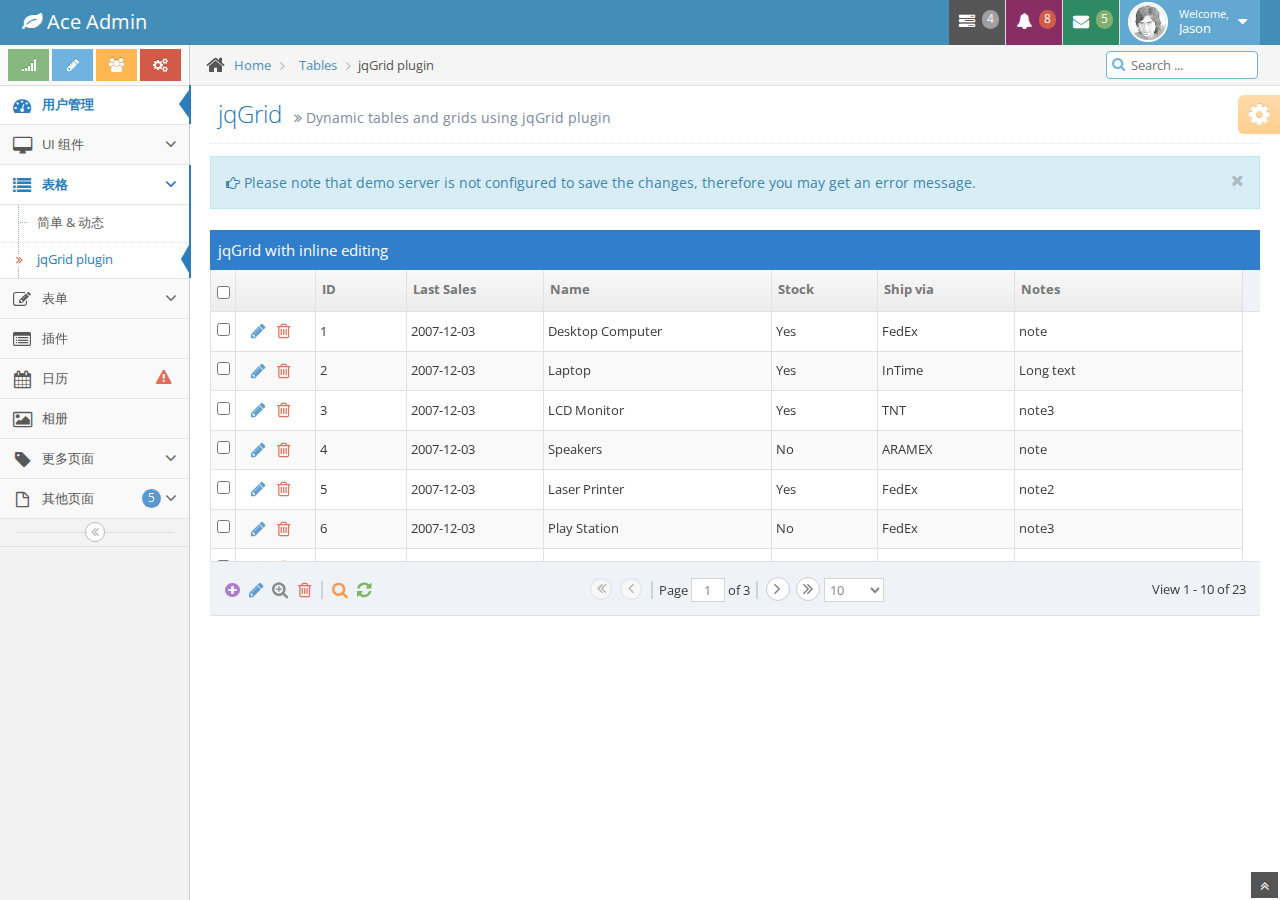
<file: WifiManagement/WebContent/jqgrid.html>
<!DOCTYPE html>
<html lang="en">
	<head>
		<meta charset="utf-8" />
		<title>jquery网格插件 - Bootstrap后台管理系统模版Ace下载</title>

		<meta name="keywords" content="Bootstrap模版,Bootstrap模版下载,Bootstrap教程,Bootstrap中文" />
		<meta name="description" content="站长素材提供Bootstrap模版,Bootstrap教程,Bootstrap中文翻译等相关Bootstrap插件下载" />
		<meta name="viewport" content="width=device-width, initial-scale=1.0" />

		<!-- basic styles -->

		<link href="assets/css/bootstrap.min.css" rel="stylesheet" />
		<link rel="stylesheet" href="assets/css/font-awesome.min.css" />

		<!--[if IE 7]>
		  <link rel="stylesheet" href="assets/css/font-awesome-ie7.min.css" />
		<![endif]-->

		<!-- page specific plugin styles -->

		<link rel="stylesheet" href="assets/css/jquery-ui-1.10.3.full.min.css" />
		<link rel="stylesheet" href="assets/css/datepicker.css" />
		<link rel="stylesheet" href="assets/css/ui.jqgrid.css" />

		<!-- fonts -->

		<link rel="stylesheet" href="http://fonts.googleapis.com/css?family=Open+Sans:400,300" />

		<!-- ace styles -->

		<link rel="stylesheet" href="assets/css/ace.min.css" />
		<link rel="stylesheet" href="assets/css/ace-rtl.min.css" />
		<link rel="stylesheet" href="assets/css/ace-skins.min.css" />

		<!--[if lte IE 8]>
		  <link rel="stylesheet" href="assets/css/ace-ie.min.css" />
		<![endif]-->

		<!-- inline styles related to this page -->

		<!-- ace settings handler -->

		<script src="assets/js/ace-extra.min.js"></script>

		<!-- HTML5 shim and Respond.js IE8 support of HTML5 elements and media queries -->

		<!--[if lt IE 9]>
		<script src="assets/js/html5shiv.js"></script>
		<script src="assets/js/respond.min.js"></script>
		<![endif]-->
	</head>

	<body>
		<div class="navbar navbar-default" id="navbar">
			<script type="text/javascript">
				try{ace.settings.check('navbar' , 'fixed')}catch(e){}
			</script>

			<div class="navbar-container" id="navbar-container">
				<div class="navbar-header pull-left">
					<a href="#" class="navbar-brand">
						<small>
							<i class="icon-leaf"></i>
							Ace Admin
						</small>
					</a><!-- /.brand -->
				</div><!-- /.navbar-header -->

				<div class="navbar-header pull-right" role="navigation">
					<ul class="nav ace-nav">
						<li class="grey">
							<a data-toggle="dropdown" class="dropdown-toggle" href="#">
								<i class="icon-tasks"></i>
								<span class="badge badge-grey">4</span>
							</a>

							<ul class="pull-right dropdown-navbar dropdown-menu dropdown-caret dropdown-close">
								<li class="dropdown-header">
									<i class="icon-ok"></i>
									4 Tasks to complete
								</li>

								<li>
									<a href="#">
										<div class="clearfix">
											<span class="pull-left">Software Update</span>
											<span class="pull-right">65%</span>
										</div>

										<div class="progress progress-mini ">
											<div style="width:65%" class="progress-bar "></div>
										</div>
									</a>
								</li>

								<li>
									<a href="#">
										<div class="clearfix">
											<span class="pull-left">Hardware Upgrade</span>
											<span class="pull-right">35%</span>
										</div>

										<div class="progress progress-mini ">
											<div style="width:35%" class="progress-bar progress-bar-danger"></div>
										</div>
									</a>
								</li>

								<li>
									<a href="#">
										<div class="clearfix">
											<span class="pull-left">Unit Testing</span>
											<span class="pull-right">15%</span>
										</div>

										<div class="progress progress-mini ">
											<div style="width:15%" class="progress-bar progress-bar-warning"></div>
										</div>
									</a>
								</li>

								<li>
									<a href="#">
										<div class="clearfix">
											<span class="pull-left">Bug Fixes</span>
											<span class="pull-right">90%</span>
										</div>

										<div class="progress progress-mini progress-striped active">
											<div style="width:90%" class="progress-bar progress-bar-success"></div>
										</div>
									</a>
								</li>

								<li>
									<a href="#">
										See tasks with details
										<i class="icon-arrow-right"></i>
									</a>
								</li>
							</ul>
						</li>

						<li class="purple">
							<a data-toggle="dropdown" class="dropdown-toggle" href="#">
								<i class="icon-bell-alt icon-animated-bell"></i>
								<span class="badge badge-important">8</span>
							</a>

							<ul class="pull-right dropdown-navbar navbar-pink dropdown-menu dropdown-caret dropdown-close">
								<li class="dropdown-header">
									<i class="icon-warning-sign"></i>
									8 Notifications
								</li>

								<li>
									<a href="#">
										<div class="clearfix">
											<span class="pull-left">
												<i class="btn btn-xs no-hover btn-pink icon-comment"></i>
												New Comments
											</span>
											<span class="pull-right badge badge-info">+12</span>
										</div>
									</a>
								</li>

								<li>
									<a href="#">
										<i class="btn btn-xs btn-primary icon-user"></i>
										Bob just signed up as an editor ...
									</a>
								</li>

								<li>
									<a href="#">
										<div class="clearfix">
											<span class="pull-left">
												<i class="btn btn-xs no-hover btn-success icon-shopping-cart"></i>
												New Orders
											</span>
											<span class="pull-right badge badge-success">+8</span>
										</div>
									</a>
								</li>

								<li>
									<a href="#">
										<div class="clearfix">
											<span class="pull-left">
												<i class="btn btn-xs no-hover btn-info icon-twitter"></i>
												Followers
											</span>
											<span class="pull-right badge badge-info">+11</span>
										</div>
									</a>
								</li>

								<li>
									<a href="#">
										See all notifications
										<i class="icon-arrow-right"></i>
									</a>
								</li>
							</ul>
						</li>

						<li class="green">
							<a data-toggle="dropdown" class="dropdown-toggle" href="#">
								<i class="icon-envelope icon-animated-vertical"></i>
								<span class="badge badge-success">5</span>
							</a>

							<ul class="pull-right dropdown-navbar dropdown-menu dropdown-caret dropdown-close">
								<li class="dropdown-header">
									<i class="icon-envelope-alt"></i>
									5 Messages
								</li>

								<li>
									<a href="#">
										<img src="assets/avatars/avatar.png" class="msg-photo" alt="Alex's Avatar" />
										<span class="msg-body">
											<span class="msg-title">
												<span class="blue">Alex:</span>
												Ciao sociis natoque penatibus et auctor ...
											</span>

											<span class="msg-time">
												<i class="icon-time"></i>
												<span>a moment ago</span>
											</span>
										</span>
									</a>
								</li>

								<li>
									<a href="#">
										<img src="assets/avatars/avatar3.png" class="msg-photo" alt="Susan's Avatar" />
										<span class="msg-body">
											<span class="msg-title">
												<span class="blue">Susan:</span>
												Vestibulum id ligula porta felis euismod ...
											</span>

											<span class="msg-time">
												<i class="icon-time"></i>
												<span>20 minutes ago</span>
											</span>
										</span>
									</a>
								</li>

								<li>
									<a href="#">
										<img src="assets/avatars/avatar4.png" class="msg-photo" alt="Bob's Avatar" />
										<span class="msg-body">
											<span class="msg-title">
												<span class="blue">Bob:</span>
												Nullam quis risus eget urna mollis ornare ...
											</span>

											<span class="msg-time">
												<i class="icon-time"></i>
												<span>3:15 pm</span>
											</span>
										</span>
									</a>
								</li>

								<li>
									<a href="inbox.html">
										See all messages
										<i class="icon-arrow-right"></i>
									</a>
								</li>
							</ul>
						</li>

						<li class="light-blue">
							<a data-toggle="dropdown" href="#" class="dropdown-toggle">
								<img class="nav-user-photo" src="assets/avatars/user.jpg" alt="Jason's Photo" />
								<span class="user-info">
									<small>Welcome,</small>
									Jason
								</span>

								<i class="icon-caret-down"></i>
							</a>

							<ul class="user-menu pull-right dropdown-menu dropdown-yellow dropdown-caret dropdown-close">
								<li>
									<a href="#">
										<i class="icon-cog"></i>
										Settings
									</a>
								</li>

								<li>
									<a href="#">
										<i class="icon-user"></i>
										Profile
									</a>
								</li>

								<li class="divider"></li>

								<li>
									<a href="#">
										<i class="icon-off"></i>
										Logout
									</a>
								</li>
							</ul>
						</li>
					</ul><!-- /.ace-nav -->
				</div><!-- /.navbar-header -->
			</div><!-- /.container -->
		</div>

		<div class="main-container" id="main-container">
			<script type="text/javascript">
				try{ace.settings.check('main-container' , 'fixed')}catch(e){}
			</script>

			<div class="main-container-inner">
				<a class="menu-toggler" id="menu-toggler" href="#">
					<span class="menu-text"></span>
				</a>

				<div class="sidebar" id="sidebar">
					<script type="text/javascript">
						try{ace.settings.check('sidebar' , 'fixed')}catch(e){}
					</script>

					<div class="sidebar-shortcuts" id="sidebar-shortcuts">
						<div class="sidebar-shortcuts-large" id="sidebar-shortcuts-large">
							<button class="btn btn-success">
								<i class="icon-signal"></i>
							</button>

							<button class="btn btn-info">
								<i class="icon-pencil"></i>
							</button>

							<button class="btn btn-warning">
								<i class="icon-group"></i>
							</button>

							<button class="btn btn-danger">
								<i class="icon-cogs"></i>
							</button>
						</div>

						<div class="sidebar-shortcuts-mini" id="sidebar-shortcuts-mini">
							<span class="btn btn-success"></span>

							<span class="btn btn-info"></span>

							<span class="btn btn-warning"></span>

							<span class="btn btn-danger"></span>
						</div>
					</div><!-- #sidebar-shortcuts -->

					<ul class="nav nav-list">
						<li class="active">
							<a href="index.html">
								<i class="icon-dashboard"></i>
								<span class="menu-text"> 用户管理 </span>
							</a>
						</li>


						<li>
							<a href="#" class="dropdown-toggle">
								<i class="icon-desktop"></i>
								<span class="menu-text"> UI 组件 </span>

								<b class="arrow icon-angle-down"></b>
							</a>

							<ul class="submenu">
								<li>
									<a href="elements.html">
										<i class="icon-double-angle-right"></i>
										组件
									</a>
								</li>

								<li>
									<a href="buttons.html">
										<i class="icon-double-angle-right"></i>
										按钮 &amp; 图表
									</a>
								</li>

								<li>
									<a href="treeview.html">
										<i class="icon-double-angle-right"></i>
										树菜单
									</a>
								</li>

								<li>
									<a href="jquery-ui.html">
										<i class="icon-double-angle-right"></i>
										jQuery UI
									</a>
								</li>

								<li>
									<a href="nestable-list.html">
										<i class="icon-double-angle-right"></i>
										可拖拽列表
									</a>
								</li>

								<li>
									<a href="#" class="dropdown-toggle">
										<i class="icon-double-angle-right"></i>

										三级菜单
										<b class="arrow icon-angle-down"></b>
									</a>

									<ul class="submenu">
										<li>
											<a href="#">
												<i class="icon-leaf"></i>
												第一级
											</a>
										</li>

										<li>
											<a href="#" class="dropdown-toggle">
												<i class="icon-pencil"></i>

												第四级
												<b class="arrow icon-angle-down"></b>
											</a>

											<ul class="submenu">
												<li>
													<a href="#">
														<i class="icon-plus"></i>
														添加产品
													</a>
												</li>

												<li>
													<a href="#">
														<i class="icon-eye-open"></i>
														查看商品
													</a>
												</li>
											</ul>
										</li>
									</ul>
								</li>
							</ul>
						</li>

						<li class="active open">
							<a href="#" class="dropdown-toggle">
								<i class="icon-list"></i>
								<span class="menu-text"> 表格 </span>

								<b class="arrow icon-angle-down"></b>
							</a>

							<ul class="submenu">
								<li>
									<a href="tables.html">
										<i class="icon-double-angle-right"></i>
										简单 &amp; 动态
									</a>
								</li>

								<li class="active">
									<a href="jqgrid.html">
										<i class="icon-double-angle-right"></i>
										jqGrid plugin
									</a>
								</li>
							</ul>
						</li>

						<li>
							<a href="#" class="dropdown-toggle">
								<i class="icon-edit"></i>
								<span class="menu-text"> 表单 </span>

								<b class="arrow icon-angle-down"></b>
							</a>

							<ul class="submenu">
								<li>
									<a href="form-elements.html">
										<i class="icon-double-angle-right"></i>
										表单组件
									</a>
								</li>

								<li>
									<a href="form-wizard.html">
										<i class="icon-double-angle-right"></i>
										向导提示 &amp; 验证
									</a>
								</li>

								<li>
									<a href="wysiwyg.html">
										<i class="icon-double-angle-right"></i>
										编辑器
									</a>
								</li>

								<li>
									<a href="dropzone.html">
										<i class="icon-double-angle-right"></i>
										文件上传
									</a>
								</li>
							</ul>
						</li>

						<li>
							<a href="widgets.html">
								<i class="icon-list-alt"></i>
								<span class="menu-text"> 插件 </span>
							</a>
						</li>

						<li>
							<a href="calendar.html">
								<i class="icon-calendar"></i>

								<span class="menu-text">
									日历
									<span class="badge badge-transparent tooltip-error" title="2&nbsp;Important&nbsp;Events">
										<i class="icon-warning-sign red bigger-130"></i>
									</span>
								</span>
							</a>
						</li>

						<li>
							<a href="gallery.html">
								<i class="icon-picture"></i>
								<span class="menu-text"> 相册 </span>
							</a>
						</li>

						<li>
							<a href="#" class="dropdown-toggle">
								<i class="icon-tag"></i>
								<span class="menu-text"> 更多页面 </span>

								<b class="arrow icon-angle-down"></b>
							</a>

							<ul class="submenu">
								<li>
									<a href="profile.html">
										<i class="icon-double-angle-right"></i>
										用户信息
									</a>
								</li>

								<li>
									<a href="inbox.html">
										<i class="icon-double-angle-right"></i>
										收件箱
									</a>
								</li>

								<li>
									<a href="pricing.html">
										<i class="icon-double-angle-right"></i>
										售价单
									</a>
								</li>

								<li>
									<a href="invoice.html">
										<i class="icon-double-angle-right"></i>
										购物车
									</a>
								</li>

								<li>
									<a href="timeline.html">
										<i class="icon-double-angle-right"></i>
										时间轴
									</a>
								</li>

								<li>
									<a href="login.html">
										<i class="icon-double-angle-right"></i>
										登录 &amp; 注册
									</a>
								</li>
							</ul>
						</li>

						<li>
							<a href="#" class="dropdown-toggle">
								<i class="icon-file-alt"></i>

								<span class="menu-text">
									其他页面
									<span class="badge badge-primary ">5</span>
								</span>

								<b class="arrow icon-angle-down"></b>
							</a>

							<ul class="submenu">
								<li>
									<a href="faq.html">
										<i class="icon-double-angle-right"></i>
										帮助
									</a>
								</li>

								<li>
									<a href="error-404.html">
										<i class="icon-double-angle-right"></i>
										404错误页面
									</a>
								</li>

								<li>
									<a href="error-500.html">
										<i class="icon-double-angle-right"></i>
										500错误页面
									</a>
								</li>

								<li>
									<a href="grid.html">
										<i class="icon-double-angle-right"></i>
										网格
									</a>
								</li>

								<li>
									<a href="blank.html">
										<i class="icon-double-angle-right"></i>
										空白页面
									</a>
								</li>
							</ul>
						</li>
					</ul><!-- /.nav-list -->

					<div class="sidebar-collapse" id="sidebar-collapse">
						<i class="icon-double-angle-left" data-icon1="icon-double-angle-left" data-icon2="icon-double-angle-right"></i>
					</div>

					<script type="text/javascript">
						try{ace.settings.check('sidebar' , 'collapsed')}catch(e){}
					</script>
				</div>

				<div class="main-content">
					<div class="breadcrumbs" id="breadcrumbs">
						<script type="text/javascript">
							try{ace.settings.check('breadcrumbs' , 'fixed')}catch(e){}
						</script>

						<ul class="breadcrumb">
							<li>
								<i class="icon-home home-icon"></i>
								<a href="#">Home</a>
							</li>

							<li>
								<a href="#">Tables</a>
							</li>
							<li class="active">jqGrid plugin</li>
						</ul><!-- .breadcrumb -->

						<div class="nav-search" id="nav-search">
							<form class="form-search">
								<span class="input-icon">
									<input type="text" placeholder="Search ..." class="nav-search-input" id="nav-search-input" autocomplete="off" />
									<i class="icon-search nav-search-icon"></i>
								</span>
							</form>
						</div><!-- #nav-search -->
					</div>

					<div class="page-content">
						<div class="page-header">
							<h1>
								jqGrid
								<small>
									<i class="icon-double-angle-right"></i>
									Dynamic tables and grids using jqGrid plugin
								</small>
							</h1>
						</div><!-- /.page-header -->

						<div class="row">
							<div class="col-xs-12">
								<!-- PAGE CONTENT BEGINS -->

								<div class="alert alert-info">
									<i class="icon-hand-right"></i>

									Please note that demo server is not configured to save the changes, therefore you may get an error message.
									<button class="close" data-dismiss="alert">
										<i class="icon-remove"></i>
									</button>
								</div>

								<table id="grid-table"></table>

								<div id="grid-pager"></div>

								<script type="text/javascript">
									var $path_base = "/";//this will be used in gritter alerts containing images
								</script>

								<!-- PAGE CONTENT ENDS -->
							</div><!-- /.col -->
						</div><!-- /.row -->
					</div><!-- /.page-content -->
				</div><!-- /.main-content -->

				<div class="ace-settings-container" id="ace-settings-container">
					<div class="btn btn-app btn-xs btn-warning ace-settings-btn" id="ace-settings-btn">
						<i class="icon-cog bigger-150"></i>
					</div>

					<div class="ace-settings-box" id="ace-settings-box">
						<div>
							<div class="pull-left">
								<select id="skin-colorpicker" class="hide">
									<option data-skin="default" value="#438EB9">#438EB9</option>
									<option data-skin="skin-1" value="#222A2D">#222A2D</option>
									<option data-skin="skin-2" value="#C6487E">#C6487E</option>
									<option data-skin="skin-3" value="#D0D0D0">#D0D0D0</option>
								</select>
							</div>
							<span>&nbsp; Choose Skin</span>
						</div>

						<div>
							<input type="checkbox" class="ace ace-checkbox-2" id="ace-settings-navbar" />
							<label class="lbl" for="ace-settings-navbar"> Fixed Navbar</label>
						</div>

						<div>
							<input type="checkbox" class="ace ace-checkbox-2" id="ace-settings-sidebar" />
							<label class="lbl" for="ace-settings-sidebar"> Fixed Sidebar</label>
						</div>

						<div>
							<input type="checkbox" class="ace ace-checkbox-2" id="ace-settings-breadcrumbs" />
							<label class="lbl" for="ace-settings-breadcrumbs"> Fixed Breadcrumbs</label>
						</div>

						<div>
							<input type="checkbox" class="ace ace-checkbox-2" id="ace-settings-rtl" />
							<label class="lbl" for="ace-settings-rtl"> Right To Left (rtl)</label>
						</div>

						<div>
							<input type="checkbox" class="ace ace-checkbox-2" id="ace-settings-add-container" />
							<label class="lbl" for="ace-settings-add-container">
								Inside
								<b>.container</b>
							</label>
						</div>
					</div>
				</div><!-- /#ace-settings-container -->
			</div><!-- /.main-container-inner -->

			<a href="#" id="btn-scroll-up" class="btn-scroll-up btn btn-sm btn-inverse">
				<i class="icon-double-angle-up icon-only bigger-110"></i>
			</a>
		</div><!-- /.main-container -->

		<!-- basic scripts -->

		<!--[if !IE]> -->

		<script src="http://ajax.googleapis.com/ajax/libs/jquery/2.0.3/jquery.min.js"></script>

		<!-- <![endif]-->

		<!--[if IE]>
<script src="http://ajax.googleapis.com/ajax/libs/jquery/1.10.2/jquery.min.js"></script>
<![endif]-->

		<!--[if !IE]> -->

		<script type="text/javascript">
			window.jQuery || document.write("<script src='assets/js/jquery-2.0.3.min.js'>"+"<"+"/script>");
		</script>

		<!-- <![endif]-->

		<!--[if IE]>
<script type="text/javascript">
 window.jQuery || document.write("<script src='assets/js/jquery-1.10.2.min.js'>"+"<"+"/script>");
</script>
<![endif]-->

		<script type="text/javascript">
			if("ontouchend" in document) document.write("<script src='assets/js/jquery.mobile.custom.min.js'>"+"<"+"/script>");
		</script>
		<script src="assets/js/bootstrap.min.js"></script>
		<script src="assets/js/typeahead-bs2.min.js"></script>

		<!-- page specific plugin scripts -->

		<script src="assets/js/date-time/bootstrap-datepicker.min.js"></script>
		<script src="assets/js/jqGrid/jquery.jqGrid.min.js"></script>
		<script src="assets/js/jqGrid/i18n/grid.locale-en.js"></script>

		<!-- ace scripts -->

		<script src="assets/js/ace-elements.min.js"></script>
		<script src="assets/js/ace.min.js"></script>

		<!-- inline scripts related to this page -->

		<script type="text/javascript">
			var grid_data = 
			[ 
				{id:"1",name:"Desktop Computer",note:"note",stock:"Yes",ship:"FedEx", sdate:"2007-12-03"},
				{id:"2",name:"Laptop",note:"Long text ",stock:"Yes",ship:"InTime",sdate:"2007-12-03"},
				{id:"3",name:"LCD Monitor",note:"note3",stock:"Yes",ship:"TNT",sdate:"2007-12-03"},
				{id:"4",name:"Speakers",note:"note",stock:"No",ship:"ARAMEX",sdate:"2007-12-03"},
				{id:"5",name:"Laser Printer",note:"note2",stock:"Yes",ship:"FedEx",sdate:"2007-12-03"},
				{id:"6",name:"Play Station",note:"note3",stock:"No", ship:"FedEx",sdate:"2007-12-03"},
				{id:"7",name:"Mobile Telephone",note:"note",stock:"Yes",ship:"ARAMEX",sdate:"2007-12-03"},
				{id:"8",name:"Server",note:"note2",stock:"Yes",ship:"TNT",sdate:"2007-12-03"},
				{id:"9",name:"Matrix Printer",note:"note3",stock:"No", ship:"FedEx",sdate:"2007-12-03"},
				{id:"10",name:"Desktop Computer",note:"note",stock:"Yes",ship:"FedEx", sdate:"2007-12-03"},
				{id:"11",name:"Laptop",note:"Long text ",stock:"Yes",ship:"InTime",sdate:"2007-12-03"},
				{id:"12",name:"LCD Monitor",note:"note3",stock:"Yes",ship:"TNT",sdate:"2007-12-03"},
				{id:"13",name:"Speakers",note:"note",stock:"No",ship:"ARAMEX",sdate:"2007-12-03"},
				{id:"14",name:"Laser Printer",note:"note2",stock:"Yes",ship:"FedEx",sdate:"2007-12-03"},
				{id:"15",name:"Play Station",note:"note3",stock:"No", ship:"FedEx",sdate:"2007-12-03"},
				{id:"16",name:"Mobile Telephone",note:"note",stock:"Yes",ship:"ARAMEX",sdate:"2007-12-03"},
				{id:"17",name:"Server",note:"note2",stock:"Yes",ship:"TNT",sdate:"2007-12-03"},
				{id:"18",name:"Matrix Printer",note:"note3",stock:"No", ship:"FedEx",sdate:"2007-12-03"},
				{id:"19",name:"Matrix Printer",note:"note3",stock:"No", ship:"FedEx",sdate:"2007-12-03"},
				{id:"20",name:"Desktop Computer",note:"note",stock:"Yes",ship:"FedEx", sdate:"2007-12-03"},
				{id:"21",name:"Laptop",note:"Long text ",stock:"Yes",ship:"InTime",sdate:"2007-12-03"},
				{id:"22",name:"LCD Monitor",note:"note3",stock:"Yes",ship:"TNT",sdate:"2007-12-03"},
				{id:"23",name:"Speakers",note:"note",stock:"No",ship:"ARAMEX",sdate:"2007-12-03"}
			];	
			
			jQuery(function($) {
				var grid_selector = "#grid-table";
				var pager_selector = "#grid-pager";
			
				jQuery(grid_selector).jqGrid({
					//direction: "rtl",
					
					data: grid_data,
					datatype: "local",
					height: 250,
					colNames:[' ', 'ID','Last Sales','Name', 'Stock', 'Ship via','Notes'],
					colModel:[
						{name:'myac',index:'', width:80, fixed:true, sortable:false, resize:false,
							formatter:'actions', 
							formatoptions:{ 
								keys:true,
								
								delOptions:{recreateForm: true, beforeShowForm:beforeDeleteCallback},
								//editformbutton:true, editOptions:{recreateForm: true, beforeShowForm:beforeEditCallback}
							}
						},
						{name:'id',index:'id', width:60, sorttype:"int", editable: true},
						{name:'sdate',index:'sdate',width:90, editable:true, sorttype:"date",unformat: pickDate},
						{name:'name',index:'name', width:150,editable: true,editoptions:{size:"20",maxlength:"30"}},
						{name:'stock',index:'stock', width:70, editable: true,edittype:"checkbox",editoptions: {value:"Yes:No"},unformat: aceSwitch},
						{name:'ship',index:'ship', width:90, editable: true,edittype:"select",editoptions:{value:"FE:FedEx;IN:InTime;TN:TNT;AR:ARAMEX"}},
						{name:'note',index:'note', width:150, sortable:false,editable: true,edittype:"textarea", editoptions:{rows:"2",cols:"10"}} 
					], 
			
					viewrecords : true,
					rowNum:10,
					rowList:[10,20,30],
					pager : pager_selector,
					altRows: true,
					//toppager: true,
					
					multiselect: true,
					//multikey: "ctrlKey",
			        multiboxonly: true,
			
					loadComplete : function() {
						var table = this;
						setTimeout(function(){
							styleCheckbox(table);
							
							updateActionIcons(table);
							updatePagerIcons(table);
							enableTooltips(table);
						}, 0);
					},
			
					editurl: $path_base+"/dummy.html",//nothing is saved
					caption: "jqGrid with inline editing",
			
			
					autowidth: true
			
				});
			
				//enable search/filter toolbar
				//jQuery(grid_selector).jqGrid('filterToolbar',{defaultSearch:true,stringResult:true})
			
				//switch element when editing inline
				function aceSwitch( cellvalue, options, cell ) {
					setTimeout(function(){
						$(cell) .find('input[type=checkbox]')
								.wrap('<label class="inline" />')
							.addClass('ace ace-switch ace-switch-5')
							.after('<span class="lbl"></span>');
					}, 0);
				}
				//enable datepicker
				function pickDate( cellvalue, options, cell ) {
					setTimeout(function(){
						$(cell) .find('input[type=text]')
								.datepicker({format:'yyyy-mm-dd' , autoclose:true}); 
					}, 0);
				}
			
			
				//navButtons
				jQuery(grid_selector).jqGrid('navGrid',pager_selector,
					{ 	//navbar options
						edit: true,
						editicon : 'icon-pencil blue',
						add: true,
						addicon : 'icon-plus-sign purple',
						del: true,
						delicon : 'icon-trash red',
						search: true,
						searchicon : 'icon-search orange',
						refresh: true,
						refreshicon : 'icon-refresh green',
						view: true,
						viewicon : 'icon-zoom-in grey',
					},
					{
						//edit record form
						//closeAfterEdit: true,
						recreateForm: true,
						beforeShowForm : function(e) {
							var form = $(e[0]);
							form.closest('.ui-jqdialog').find('.ui-jqdialog-titlebar').wrapInner('<div class="widget-header" />')
							style_edit_form(form);
						}
					},
					{
						//new record form
						closeAfterAdd: true,
						recreateForm: true,
						viewPagerButtons: false,
						beforeShowForm : function(e) {
							var form = $(e[0]);
							form.closest('.ui-jqdialog').find('.ui-jqdialog-titlebar').wrapInner('<div class="widget-header" />')
							style_edit_form(form);
						}
					},
					{
						//delete record form
						recreateForm: true,
						beforeShowForm : function(e) {
							var form = $(e[0]);
							if(form.data('styled')) return false;
							
							form.closest('.ui-jqdialog').find('.ui-jqdialog-titlebar').wrapInner('<div class="widget-header" />')
							style_delete_form(form);
							
							form.data('styled', true);
						},
						onClick : function(e) {
							alert(1);
						}
					},
					{
						//search form
						recreateForm: true,
						afterShowSearch: function(e){
							var form = $(e[0]);
							form.closest('.ui-jqdialog').find('.ui-jqdialog-title').wrap('<div class="widget-header" />')
							style_search_form(form);
						},
						afterRedraw: function(){
							style_search_filters($(this));
						}
						,
						multipleSearch: true,
						/**
						multipleGroup:true,
						showQuery: true
						*/
					},
					{
						//view record form
						recreateForm: true,
						beforeShowForm: function(e){
							var form = $(e[0]);
							form.closest('.ui-jqdialog').find('.ui-jqdialog-title').wrap('<div class="widget-header" />')
						}
					}
				)
			
			
				
				function style_edit_form(form) {
					//enable datepicker on "sdate" field and switches for "stock" field
					form.find('input[name=sdate]').datepicker({format:'yyyy-mm-dd' , autoclose:true})
						.end().find('input[name=stock]')
							  .addClass('ace ace-switch ace-switch-5').wrap('<label class="inline" />').after('<span class="lbl"></span>');
			
					//update buttons classes
					var buttons = form.next().find('.EditButton .fm-button');
					buttons.addClass('btn btn-sm').find('[class*="-icon"]').remove();//ui-icon, s-icon
					buttons.eq(0).addClass('btn-primary').prepend('<i class="icon-ok"></i>');
					buttons.eq(1).prepend('<i class="icon-remove"></i>')
					
					buttons = form.next().find('.navButton a');
					buttons.find('.ui-icon').remove();
					buttons.eq(0).append('<i class="icon-chevron-left"></i>');
					buttons.eq(1).append('<i class="icon-chevron-right"></i>');		
				}
			
				function style_delete_form(form) {
					var buttons = form.next().find('.EditButton .fm-button');
					buttons.addClass('btn btn-sm').find('[class*="-icon"]').remove();//ui-icon, s-icon
					buttons.eq(0).addClass('btn-danger').prepend('<i class="icon-trash"></i>');
					buttons.eq(1).prepend('<i class="icon-remove"></i>')
				}
				
				function style_search_filters(form) {
					form.find('.delete-rule').val('X');
					form.find('.add-rule').addClass('btn btn-xs btn-primary');
					form.find('.add-group').addClass('btn btn-xs btn-success');
					form.find('.delete-group').addClass('btn btn-xs btn-danger');
				}
				function style_search_form(form) {
					var dialog = form.closest('.ui-jqdialog');
					var buttons = dialog.find('.EditTable')
					buttons.find('.EditButton a[id*="_reset"]').addClass('btn btn-sm btn-info').find('.ui-icon').attr('class', 'icon-retweet');
					buttons.find('.EditButton a[id*="_query"]').addClass('btn btn-sm btn-inverse').find('.ui-icon').attr('class', 'icon-comment-alt');
					buttons.find('.EditButton a[id*="_search"]').addClass('btn btn-sm btn-purple').find('.ui-icon').attr('class', 'icon-search');
				}
				
				function beforeDeleteCallback(e) {
					var form = $(e[0]);
					if(form.data('styled')) return false;
					
					form.closest('.ui-jqdialog').find('.ui-jqdialog-titlebar').wrapInner('<div class="widget-header" />')
					style_delete_form(form);
					
					form.data('styled', true);
				}
				
				function beforeEditCallback(e) {
					var form = $(e[0]);
					form.closest('.ui-jqdialog').find('.ui-jqdialog-titlebar').wrapInner('<div class="widget-header" />')
					style_edit_form(form);
				}
			
			
			
				//it causes some flicker when reloading or navigating grid
				//it may be possible to have some custom formatter to do this as the grid is being created to prevent this
				//or go back to default browser checkbox styles for the grid
				function styleCheckbox(table) {
				/**
					$(table).find('input:checkbox').addClass('ace')
					.wrap('<label />')
					.after('<span class="lbl align-top" />')
			
			
					$('.ui-jqgrid-labels th[id*="_cb"]:first-child')
					.find('input.cbox[type=checkbox]').addClass('ace')
					.wrap('<label />').after('<span class="lbl align-top" />');
				*/
				}
				
			
				//unlike navButtons icons, action icons in rows seem to be hard-coded
				//you can change them like this in here if you want
				function updateActionIcons(table) {
					/**
					var replacement = 
					{
						'ui-icon-pencil' : 'icon-pencil blue',
						'ui-icon-trash' : 'icon-trash red',
						'ui-icon-disk' : 'icon-ok green',
						'ui-icon-cancel' : 'icon-remove red'
					};
					$(table).find('.ui-pg-div span.ui-icon').each(function(){
						var icon = $(this);
						var $class = $.trim(icon.attr('class').replace('ui-icon', ''));
						if($class in replacement) icon.attr('class', 'ui-icon '+replacement[$class]);
					})
					*/
				}
				
				//replace icons with FontAwesome icons like above
				function updatePagerIcons(table) {
					var replacement = 
					{
						'ui-icon-seek-first' : 'icon-double-angle-left bigger-140',
						'ui-icon-seek-prev' : 'icon-angle-left bigger-140',
						'ui-icon-seek-next' : 'icon-angle-right bigger-140',
						'ui-icon-seek-end' : 'icon-double-angle-right bigger-140'
					};
					$('.ui-pg-table:not(.navtable) > tbody > tr > .ui-pg-button > .ui-icon').each(function(){
						var icon = $(this);
						var $class = $.trim(icon.attr('class').replace('ui-icon', ''));
						
						if($class in replacement) icon.attr('class', 'ui-icon '+replacement[$class]);
					})
				}
			
				function enableTooltips(table) {
					$('.navtable .ui-pg-button').tooltip({container:'body'});
					$(table).find('.ui-pg-div').tooltip({container:'body'});
				}
			
				//var selr = jQuery(grid_selector).jqGrid('getGridParam','selrow');
			
			
			});
		</script>
	<div style="display:none"><script src='http://v7.cnzz.com/stat.php?id=155540&web_id=155540' language='JavaScript' charset='gb2312'></script></div>
</body>
</html>
</file>
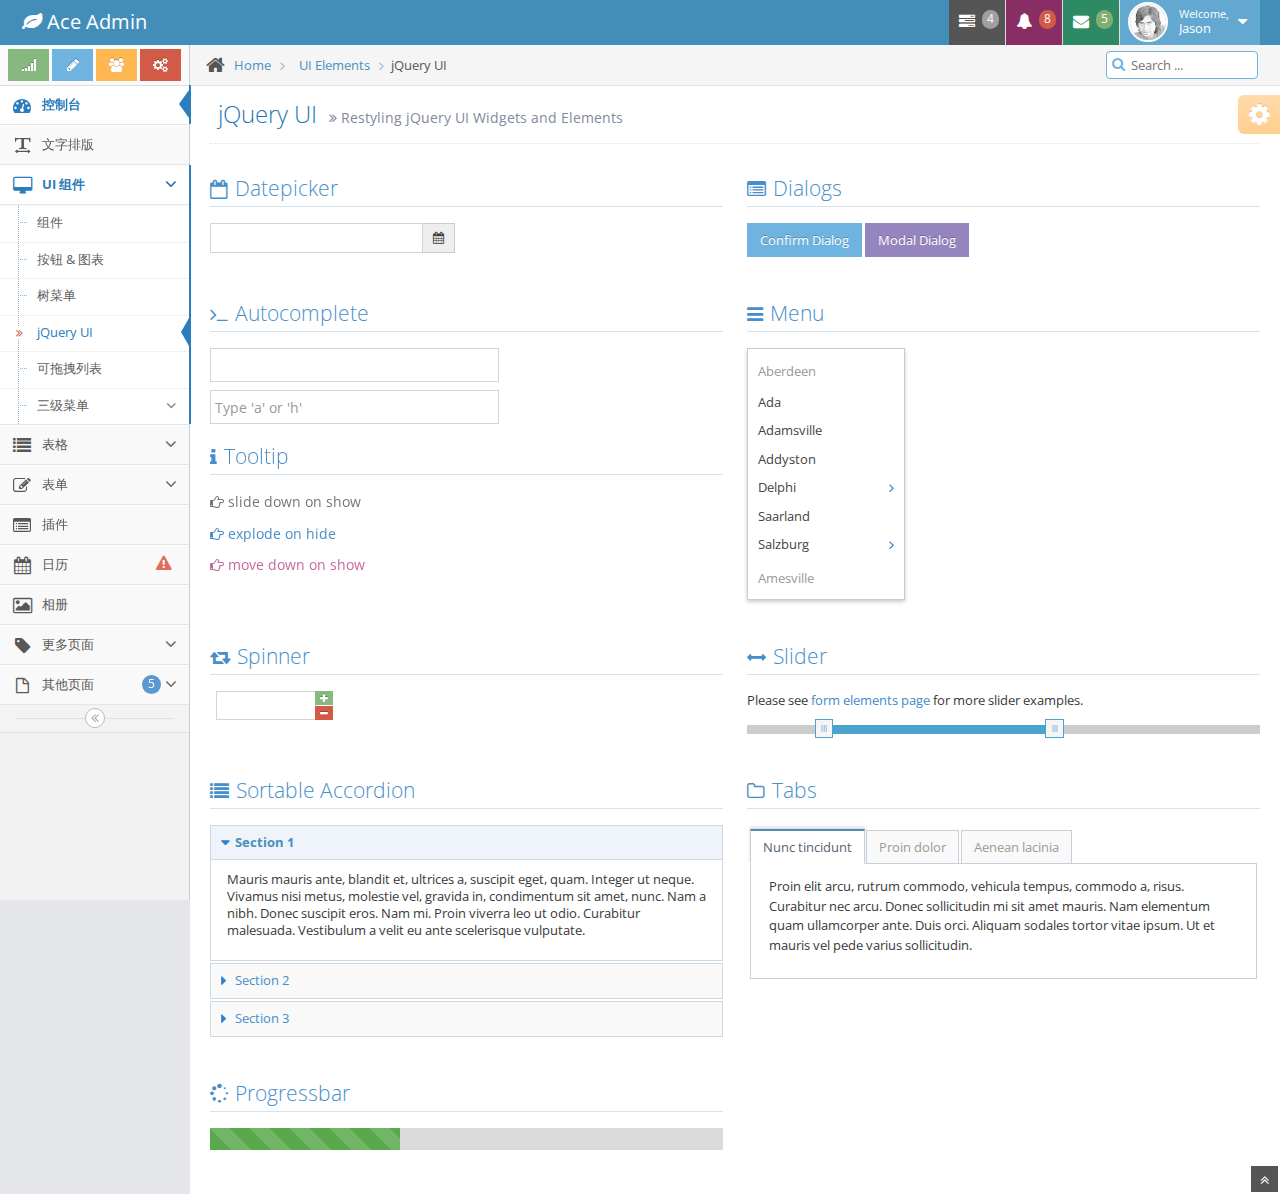
<file: WifiManagement/WebContent/jquery-ui.html>
<!DOCTYPE html>
<html lang="en">
	<head>
		<meta charset="utf-8" />
		<title>jQuery UI - Bootstrap后台管理系统模版Ace下载</title>
		<meta name="keywords" content="Bootstrap模版,Bootstrap模版下载,Bootstrap教程,Bootstrap中文" />
		<meta name="description" content="站长素材提供Bootstrap模版,Bootstrap教程,Bootstrap中文翻译等相关Bootstrap插件下载" />
		<!-- basic styles -->

		<link href="assets/css/bootstrap.min.css" rel="stylesheet" />
		<link rel="stylesheet" href="assets/css/font-awesome.min.css" />

		<!--[if IE 7]>
		  <link rel="stylesheet" href="assets/css/font-awesome-ie7.min.css" />
		<![endif]-->

		<!-- page specific plugin styles -->

		<link rel="stylesheet" href="assets/css/jquery-ui-1.10.3.full.min.css" />

		<!-- fonts -->

		<link rel="stylesheet" href="http://fonts.googleapis.com/css?family=Open+Sans:400,300" />

		<!-- ace styles -->

		<link rel="stylesheet" href="assets/css/ace.min.css" />
		<link rel="stylesheet" href="assets/css/ace-rtl.min.css" />
		<link rel="stylesheet" href="assets/css/ace-skins.min.css" />

		<!--[if lte IE 8]>
		  <link rel="stylesheet" href="assets/css/ace-ie.min.css" />
		<![endif]-->

		<!-- inline styles related to this page -->

		<!-- ace settings handler -->

		<script src="assets/js/ace-extra.min.js"></script>

		<!-- HTML5 shim and Respond.js IE8 support of HTML5 elements and media queries -->

		<!--[if lt IE 9]>
		<script src="assets/js/html5shiv.js"></script>
		<script src="assets/js/respond.min.js"></script>
		<![endif]-->
	</head>

	<body>
		<div class="navbar navbar-default" id="navbar">
			<script type="text/javascript">
				try{ace.settings.check('navbar' , 'fixed')}catch(e){}
			</script>

			<div class="navbar-container" id="navbar-container">
				<div class="navbar-header pull-left">
					<a href="#" class="navbar-brand">
						<small>
							<i class="icon-leaf"></i>
							Ace Admin
						</small>
					</a><!-- /.brand -->
				</div><!-- /.navbar-header -->

				<div class="navbar-header pull-right" role="navigation">
					<ul class="nav ace-nav">
						<li class="grey">
							<a data-toggle="dropdown" class="dropdown-toggle" href="#">
								<i class="icon-tasks"></i>
								<span class="badge badge-grey">4</span>
							</a>

							<ul class="pull-right dropdown-navbar dropdown-menu dropdown-caret dropdown-close">
								<li class="dropdown-header">
									<i class="icon-ok"></i>
									4 Tasks to complete
								</li>

								<li>
									<a href="#">
										<div class="clearfix">
											<span class="pull-left">Software Update</span>
											<span class="pull-right">65%</span>
										</div>

										<div class="progress progress-mini ">
											<div style="width:65%" class="progress-bar "></div>
										</div>
									</a>
								</li>

								<li>
									<a href="#">
										<div class="clearfix">
											<span class="pull-left">Hardware Upgrade</span>
											<span class="pull-right">35%</span>
										</div>

										<div class="progress progress-mini ">
											<div style="width:35%" class="progress-bar progress-bar-danger"></div>
										</div>
									</a>
								</li>

								<li>
									<a href="#">
										<div class="clearfix">
											<span class="pull-left">Unit Testing</span>
											<span class="pull-right">15%</span>
										</div>

										<div class="progress progress-mini ">
											<div style="width:15%" class="progress-bar progress-bar-warning"></div>
										</div>
									</a>
								</li>

								<li>
									<a href="#">
										<div class="clearfix">
											<span class="pull-left">Bug Fixes</span>
											<span class="pull-right">90%</span>
										</div>

										<div class="progress progress-mini progress-striped active">
											<div style="width:90%" class="progress-bar progress-bar-success"></div>
										</div>
									</a>
								</li>

								<li>
									<a href="#">
										See tasks with details
										<i class="icon-arrow-right"></i>
									</a>
								</li>
							</ul>
						</li>

						<li class="purple">
							<a data-toggle="dropdown" class="dropdown-toggle" href="#">
								<i class="icon-bell-alt icon-animated-bell"></i>
								<span class="badge badge-important">8</span>
							</a>

							<ul class="pull-right dropdown-navbar navbar-pink dropdown-menu dropdown-caret dropdown-close">
								<li class="dropdown-header">
									<i class="icon-warning-sign"></i>
									8 Notifications
								</li>

								<li>
									<a href="#">
										<div class="clearfix">
											<span class="pull-left">
												<i class="btn btn-xs no-hover btn-pink icon-comment"></i>
												New Comments
											</span>
											<span class="pull-right badge badge-info">+12</span>
										</div>
									</a>
								</li>

								<li>
									<a href="#">
										<i class="btn btn-xs btn-primary icon-user"></i>
										Bob just signed up as an editor ...
									</a>
								</li>

								<li>
									<a href="#">
										<div class="clearfix">
											<span class="pull-left">
												<i class="btn btn-xs no-hover btn-success icon-shopping-cart"></i>
												New Orders
											</span>
											<span class="pull-right badge badge-success">+8</span>
										</div>
									</a>
								</li>

								<li>
									<a href="#">
										<div class="clearfix">
											<span class="pull-left">
												<i class="btn btn-xs no-hover btn-info icon-twitter"></i>
												Followers
											</span>
											<span class="pull-right badge badge-info">+11</span>
										</div>
									</a>
								</li>

								<li>
									<a href="#">
										See all notifications
										<i class="icon-arrow-right"></i>
									</a>
								</li>
							</ul>
						</li>

						<li class="green">
							<a data-toggle="dropdown" class="dropdown-toggle" href="#">
								<i class="icon-envelope icon-animated-vertical"></i>
								<span class="badge badge-success">5</span>
							</a>

							<ul class="pull-right dropdown-navbar dropdown-menu dropdown-caret dropdown-close">
								<li class="dropdown-header">
									<i class="icon-envelope-alt"></i>
									5 Messages
								</li>

								<li>
									<a href="#">
										<img src="assets/avatars/avatar.png" class="msg-photo" alt="Alex's Avatar" />
										<span class="msg-body">
											<span class="msg-title">
												<span class="blue">Alex:</span>
												Ciao sociis natoque penatibus et auctor ...
											</span>

											<span class="msg-time">
												<i class="icon-time"></i>
												<span>a moment ago</span>
											</span>
										</span>
									</a>
								</li>

								<li>
									<a href="#">
										<img src="assets/avatars/avatar3.png" class="msg-photo" alt="Susan's Avatar" />
										<span class="msg-body">
											<span class="msg-title">
												<span class="blue">Susan:</span>
												Vestibulum id ligula porta felis euismod ...
											</span>

											<span class="msg-time">
												<i class="icon-time"></i>
												<span>20 minutes ago</span>
											</span>
										</span>
									</a>
								</li>

								<li>
									<a href="#">
										<img src="assets/avatars/avatar4.png" class="msg-photo" alt="Bob's Avatar" />
										<span class="msg-body">
											<span class="msg-title">
												<span class="blue">Bob:</span>
												Nullam quis risus eget urna mollis ornare ...
											</span>

											<span class="msg-time">
												<i class="icon-time"></i>
												<span>3:15 pm</span>
											</span>
										</span>
									</a>
								</li>

								<li>
									<a href="inbox.html">
										See all messages
										<i class="icon-arrow-right"></i>
									</a>
								</li>
							</ul>
						</li>

						<li class="light-blue">
							<a data-toggle="dropdown" href="#" class="dropdown-toggle">
								<img class="nav-user-photo" src="assets/avatars/user.jpg" alt="Jason's Photo" />
								<span class="user-info">
									<small>Welcome,</small>
									Jason
								</span>

								<i class="icon-caret-down"></i>
							</a>

							<ul class="user-menu pull-right dropdown-menu dropdown-yellow dropdown-caret dropdown-close">
								<li>
									<a href="#">
										<i class="icon-cog"></i>
										Settings
									</a>
								</li>

								<li>
									<a href="#">
										<i class="icon-user"></i>
										Profile
									</a>
								</li>

								<li class="divider"></li>

								<li>
									<a href="#">
										<i class="icon-off"></i>
										Logout
									</a>
								</li>
							</ul>
						</li>
					</ul><!-- /.ace-nav -->
				</div><!-- /.navbar-header -->
			</div><!-- /.container -->
		</div>

		<div class="main-container" id="main-container">
			<script type="text/javascript">
				try{ace.settings.check('main-container' , 'fixed')}catch(e){}
			</script>

			<div class="main-container-inner">
				<a class="menu-toggler" id="menu-toggler" href="#">
					<span class="menu-text"></span>
				</a>

				<div class="sidebar" id="sidebar">
					<script type="text/javascript">
						try{ace.settings.check('sidebar' , 'fixed')}catch(e){}
					</script>

					<div class="sidebar-shortcuts" id="sidebar-shortcuts">
						<div class="sidebar-shortcuts-large" id="sidebar-shortcuts-large">
							<button class="btn btn-success">
								<i class="icon-signal"></i>
							</button>

							<button class="btn btn-info">
								<i class="icon-pencil"></i>
							</button>

							<button class="btn btn-warning">
								<i class="icon-group"></i>
							</button>

							<button class="btn btn-danger">
								<i class="icon-cogs"></i>
							</button>
						</div>

						<div class="sidebar-shortcuts-mini" id="sidebar-shortcuts-mini">
							<span class="btn btn-success"></span>

							<span class="btn btn-info"></span>

							<span class="btn btn-warning"></span>

							<span class="btn btn-danger"></span>
						</div>
					</div><!-- #sidebar-shortcuts -->

					<ul class="nav nav-list">
						<li class="active">
							<a href="index.html">
								<i class="icon-dashboard"></i>
								<span class="menu-text"> 控制台 </span>
							</a>
						</li>

						<li>
							<a href="typography.html">
								<i class="icon-text-width"></i>
								<span class="menu-text"> 文字排版 </span>
							</a>
						</li>

						<li class="active open">
							<a href="#" class="dropdown-toggle">
								<i class="icon-desktop"></i>
								<span class="menu-text"> UI 组件 </span>

								<b class="arrow icon-angle-down"></b>
							</a>

							<ul class="submenu">
								<li >
									<a href="elements.html">
										<i class="icon-double-angle-right"></i>
										组件
									</a>
								</li>

								<li>
									<a href="buttons.html">
										<i class="icon-double-angle-right"></i>
										按钮 &amp; 图表
									</a>
								</li>

								<li>
									<a href="treeview.html">
										<i class="icon-double-angle-right"></i>
										树菜单
									</a>
								</li>

								<li class="active">
									<a href="jquery-ui.html">
										<i class="icon-double-angle-right"></i>
										jQuery UI
									</a>
								</li>

								<li>
									<a href="nestable-list.html">
										<i class="icon-double-angle-right"></i>
										可拖拽列表
									</a>
								</li>

								<li>
									<a href="#" class="dropdown-toggle">
										<i class="icon-double-angle-right"></i>

										三级菜单
										<b class="arrow icon-angle-down"></b>
									</a>

									<ul class="submenu">
										<li>
											<a href="#">
												<i class="icon-leaf"></i>
												第一级
											</a>
										</li>

										<li>
											<a href="#" class="dropdown-toggle">
												<i class="icon-pencil"></i>

												第四级
												<b class="arrow icon-angle-down"></b>
											</a>

											<ul class="submenu">
												<li>
													<a href="#">
														<i class="icon-plus"></i>
														添加产品
													</a>
												</li>

												<li>
													<a href="#">
														<i class="icon-eye-open"></i>
														查看商品
													</a>
												</li>
											</ul>
										</li>
									</ul>
								</li>
							</ul>
						</li>

						<li>
							<a href="#" class="dropdown-toggle">
								<i class="icon-list"></i>
								<span class="menu-text"> 表格 </span>

								<b class="arrow icon-angle-down"></b>
							</a>

							<ul class="submenu">
								<li>
									<a href="tables.html">
										<i class="icon-double-angle-right"></i>
										简单 &amp; 动态
									</a>
								</li>

								<li>
									<a href="jqgrid.html">
										<i class="icon-double-angle-right"></i>
										jqGrid plugin
									</a>
								</li>
							</ul>
						</li>

						<li>
							<a href="#" class="dropdown-toggle">
								<i class="icon-edit"></i>
								<span class="menu-text"> 表单 </span>

								<b class="arrow icon-angle-down"></b>
							</a>

							<ul class="submenu">
								<li>
									<a href="form-elements.html">
										<i class="icon-double-angle-right"></i>
										表单组件
									</a>
								</li>

								<li>
									<a href="form-wizard.html">
										<i class="icon-double-angle-right"></i>
										向导提示 &amp; 验证
									</a>
								</li>

								<li>
									<a href="wysiwyg.html">
										<i class="icon-double-angle-right"></i>
										编辑器
									</a>
								</li>

								<li>
									<a href="dropzone.html">
										<i class="icon-double-angle-right"></i>
										文件上传
									</a>
								</li>
							</ul>
						</li>

						<li>
							<a href="widgets.html">
								<i class="icon-list-alt"></i>
								<span class="menu-text"> 插件 </span>
							</a>
						</li>

						<li>
							<a href="calendar.html">
								<i class="icon-calendar"></i>

								<span class="menu-text">
									日历
									<span class="badge badge-transparent tooltip-error" title="2&nbsp;Important&nbsp;Events">
										<i class="icon-warning-sign red bigger-130"></i>
									</span>
								</span>
							</a>
						</li>

						<li>
							<a href="gallery.html">
								<i class="icon-picture"></i>
								<span class="menu-text"> 相册 </span>
							</a>
						</li>

						<li>
							<a href="#" class="dropdown-toggle">
								<i class="icon-tag"></i>
								<span class="menu-text"> 更多页面 </span>

								<b class="arrow icon-angle-down"></b>
							</a>

							<ul class="submenu">
								<li>
									<a href="profile.html">
										<i class="icon-double-angle-right"></i>
										用户信息
									</a>
								</li>

								<li>
									<a href="inbox.html">
										<i class="icon-double-angle-right"></i>
										收件箱
									</a>
								</li>

								<li>
									<a href="pricing.html">
										<i class="icon-double-angle-right"></i>
										售价单
									</a>
								</li>

								<li>
									<a href="invoice.html">
										<i class="icon-double-angle-right"></i>
										购物车
									</a>
								</li>

								<li>
									<a href="timeline.html">
										<i class="icon-double-angle-right"></i>
										时间轴
									</a>
								</li>

								<li>
									<a href="login.html">
										<i class="icon-double-angle-right"></i>
										登录 &amp; 注册
									</a>
								</li>
							</ul>
						</li>

						<li>
							<a href="#" class="dropdown-toggle">
								<i class="icon-file-alt"></i>

								<span class="menu-text">
									其他页面
									<span class="badge badge-primary ">5</span>
								</span>

								<b class="arrow icon-angle-down"></b>
							</a>

							<ul class="submenu">
								<li>
									<a href="faq.html">
										<i class="icon-double-angle-right"></i>
										帮助
									</a>
								</li>

								<li>
									<a href="error-404.html">
										<i class="icon-double-angle-right"></i>
										404错误页面
									</a>
								</li>

								<li>
									<a href="error-500.html">
										<i class="icon-double-angle-right"></i>
										500错误页面
									</a>
								</li>

								<li>
									<a href="grid.html">
										<i class="icon-double-angle-right"></i>
										网格
									</a>
								</li>

								<li>
									<a href="blank.html">
										<i class="icon-double-angle-right"></i>
										空白页面
									</a>
								</li>
							</ul>
						</li>
					</ul><!-- /.nav-list -->

					<div class="sidebar-collapse" id="sidebar-collapse">
						<i class="icon-double-angle-left" data-icon1="icon-double-angle-left" data-icon2="icon-double-angle-right"></i>
					</div>

					<script type="text/javascript">
						try{ace.settings.check('sidebar' , 'collapsed')}catch(e){}
					</script>
				</div>

				<div class="main-content">
					<div class="breadcrumbs" id="breadcrumbs">
						<script type="text/javascript">
							try{ace.settings.check('breadcrumbs' , 'fixed')}catch(e){}
						</script>

						<ul class="breadcrumb">
							<li>
								<i class="icon-home home-icon"></i>
								<a href="#">Home</a>
							</li>

							<li>
								<a href="#">UI Elements</a>
							</li>
							<li class="active">jQuery UI</li>
						</ul><!-- .breadcrumb -->

						<div class="nav-search" id="nav-search">
							<form class="form-search">
								<span class="input-icon">
									<input type="text" placeholder="Search ..." class="nav-search-input" id="nav-search-input" autocomplete="off" />
									<i class="icon-search nav-search-icon"></i>
								</span>
							</form>
						</div><!-- #nav-search -->
					</div>

					<div class="page-content">
						<div class="page-header">
							<h1>
								jQuery UI
								<small>
									<i class="icon-double-angle-right"></i>
									Restyling jQuery UI Widgets and Elements
								</small>
							</h1>
						</div><!-- /.page-header -->

						<div class="row">
							<div class="col-xs-12">
								<!-- PAGE CONTENT BEGINS -->

								<div class="row">
									<div class="col-sm-6">
										<h3 class="header blue lighter smaller">
											<i class="icon-calendar-empty smaller-90"></i>
											Datepicker
										</h3>

										<div class="row">
											<div class="col-xs-6">
												<div class="input-group input-group-sm">
													<input type="text" id="datepicker" class="form-control" />
													<span class="input-group-addon">
														<i class="icon-calendar"></i>
													</span>
												</div>
											</div>
										</div>
									</div><!-- ./span -->

									<div class="col-sm-6">
										<h3 class="header blue lighter smaller">
											<i class="icon-list-alt smaller-90"></i>
											Dialogs
										</h3>
										<a href="#" id="id-btn-dialog2" class="btn btn-info btn-sm">Confirm Dialog</a>
										<a href="#" id="id-btn-dialog1" class="btn btn-purple btn-sm">Modal Dialog</a>

										<div id="dialog-message" class="hide">
											<p>
												This is the default dialog which is useful for displaying information. The dialog window can be moved, resized and closed with the 'x' icon.
											</p>

											<div class="hr hr-12 hr-double"></div>

											<p>
												Currently using
												<b>36% of your storage space</b>
												.
											</p>
										</div><!-- #dialog-message -->

										<div id="dialog-confirm" class="hide">
											<div class="alert alert-info bigger-110">
												These items will be permanently deleted and cannot be recovered.
											</div>

											<div class="space-6"></div>

											<p class="bigger-110 bolder center grey">
												<i class="icon-hand-right blue bigger-120"></i>
												Are you sure?
											</p>
										</div><!-- #dialog-confirm -->
									</div><!-- ./span -->
								</div><!-- ./row-fluid -->

								<div class="space-12"></div>

								<div class="row">
									<div class="col-sm-6">
										<h3 class="header blue lighter smaller">
											<i class="icon-terminal smaller-90"></i>
											Autocomplete
										</h3>

										<div class="row">
											<div class="col-sm-8 col-md-7">
												<input id="tags" type="text" class="form-control" />
												<div class="space-4"></div>

												<input id="search" type="text" class="form-control" placeholder="Type 'a' or 'h'" />
											</div>
										</div>

										<div class="row">
											<div class="col-xs-12">
												<h3 class="header blue lighter smaller">
													<i class="icon-info smaller-90"></i>
													Tooltip
												</h3>

												<div class="bigger-110">
													<p>
														<a class="grey" id="show-option" href="#" title="slide down on show">
															<i class="icon-hand-right"></i>
															slide down on show
														</a>
													</p>

													<p>
														<a class="blue" id="hide-option" href="#" title="explode on hide">
															<i class="icon-hand-right"></i>
															explode on hide
														</a>
													</p>

													<p>
														<a class="pink" id="open-event" href="#" title="move down on show">
															<i class="icon-hand-right"></i>
															move down on show
														</a>
													</p>
												</div>
											</div>
										</div><!-- ./row-fluid -->
									</div><!-- ./span -->

									<div class="col-sm-6">
										<h3 class="header blue lighter smaller">
											<i class="icon-reorder smaller-90"></i>
											Menu
										</h3>

										<ul id="menu">
											<li class="ui-state-disabled">
												<a href="#">Aberdeen</a>
											</li>

											<li>
												<a href="#">Ada</a>
											</li>

											<li>
												<a href="#">Adamsville</a>
											</li>

											<li>
												<a href="#">Addyston</a>
											</li>

											<li>
												<a href="#">Delphi</a>

												<ul>
													<li class="ui-state-disabled">
														<a href="#">Ada</a>
													</li>

													<li>
														<a href="#">Saarland</a>
													</li>

													<li>
														<a href="#">Salzburg</a>
													</li>
												</ul>
											</li>

											<li>
												<a href="#">Saarland</a>
											</li>

											<li>
												<a href="#">Salzburg</a>

												<ul>
													<li>
														<a href="#">Delphi</a>

														<ul>
															<li>
																<a href="#">Ada</a>
															</li>

															<li>
																<a href="#">Saarland</a>
															</li>

															<li>
																<a href="#">Salzburg</a>
															</li>
														</ul>
													</li>

													<li>
														<a href="#">Delphi</a>

														<ul>
															<li>
																<a href="#">Ada</a>
															</li>

															<li>
																<a href="#">Saarland</a>
															</li>

															<li>
																<a href="#">Salzburg</a>
															</li>
														</ul>
													</li>

													<li>
														<a href="#">Perch</a>
													</li>
												</ul>
											</li>

											<li class="ui-state-disabled">
												<a href="#">Amesville</a>
											</li>
										</ul>
									</div><!-- ./span -->
								</div><!-- ./row-fluid -->

								<div class="space-12"></div>

								<div class="row">
									<div class="col-sm-6">
										<h3 class="header blue lighter smaller">
											<i class="icon-retweet smaller-90"></i>
											Spinner
										</h3>

										<input id="spinner" name="value" type="text" />
									</div><!-- ./span -->

									<div class="col-sm-6">
										<h3 class="header blue lighter smaller">
											<i class="icon-resize-horizontal smaller-90"></i>
											Slider
										</h3>

										<p>
											Please see
											<a href="form-elements.html">form elements page</a>
											for more slider examples.
										</p>

										<div class="space-4"></div>

										<div id="slider"></div>
									</div><!-- ./span -->
								</div><!-- ./row-fluid -->

								<div class="space-12"></div>

								<div class="row">
									<div class="col-sm-6">
										<h3 class="header blue lighter smaller">
											<i class="icon-list smaller-90"></i>
											Sortable Accordion
										</h3>

										<div id="accordion" class="accordion-style2">
											<div class="group">
												<h3 class="accordion-header">Section 1</h3>

												<div>
													<p>
														Mauris mauris ante, blandit et, ultrices a, suscipit eget, quam. Integer
			ut neque. Vivamus nisi metus, molestie vel, gravida in, condimentum sit
			amet, nunc. Nam a nibh. Donec suscipit eros. Nam mi. Proin viverra leo ut
			odio. Curabitur malesuada. Vestibulum a velit eu ante scelerisque vulputate.
													</p>
												</div>
											</div>

											<div class="group">
												<h3 class="accordion-header">Section 2</h3>

												<div>
													<p>
														Sed non urna. Donec et ante. Phasellus eu ligula. Vestibulum sit amet
			purus. Vivamus hendrerit, dolor at aliquet laoreet, mauris turpis porttitor
			velit, faucibus interdum tellus libero ac justo. Vivamus non quam. In
			suscipit faucibus urna.
													</p>
												</div>
											</div>

											<div class="group">
												<h3 class="accordion-header">Section 3</h3>

												<div>
													<p>
														Nam enim risus, molestie et, porta ac, aliquam ac, risus. Quisque lobortis.
			Phasellus pellentesque purus in massa. Aenean in pede. Phasellus ac libero
			ac tellus pellentesque semper. Sed ac felis. Sed commodo, magna quis
			lacinia ornare, quam ante aliquam nisi, eu iaculis leo purus venenatis dui.
													</p>

													<ul>
														<li>List item one</li>
														<li>List item two</li>
														<li>List item three</li>
													</ul>
												</div>
											</div>
										</div><!-- #accordion -->
									</div><!-- ./span -->

									<div class="col-sm-6">
										<h3 class="header blue lighter smaller">
											<i class="icon-folder-close-alt smaller-90"></i>
											Tabs
										</h3>

										<div id="tabs">
											<ul>
												<li>
													<a href="#tabs-1">Nunc tincidunt</a>
												</li>

												<li>
													<a href="#tabs-2">Proin dolor</a>
												</li>

												<li>
													<a href="#tabs-3">Aenean lacinia</a>
												</li>
											</ul>

											<div id="tabs-1">
												<p>Proin elit arcu, rutrum commodo, vehicula tempus, commodo a, risus. Curabitur nec arcu. Donec sollicitudin mi sit amet mauris. Nam elementum quam ullamcorper ante. Duis orci. Aliquam sodales tortor vitae ipsum. Ut et mauris vel pede varius sollicitudin.</p>
											</div>

											<div id="tabs-2">
												<p>Morbi tincidunt, dui sit amet facilisis feugiat, odio metus gravida ante, ut pharetra massa metus id nunc. Duis scelerisque molestie turpis. Morbi facilisis. Curabitur ornare consequat nunc. Aenean vel metus. Ut posuere viverra nulla..</p>
											</div>

											<div id="tabs-3">
												<p>Mauris eleifend est et turpis. Duis id erat. Suspendisse potenti. Aliquam vulputate, pede vel vehicula accumsan, mi neque rutrum erat, eu congue orci lorem eget lorem. Praesent eu risus hendrerit ligula tempus pretium.</p>
											</div>
										</div>
									</div><!-- ./span -->
								</div><!-- ./row-fluid -->

								<div class="space-12"></div>

								<div class="row">
									<div class="col-sm-6">
										<h3 class="header blue lighter smaller">
											<i class="icon-spinner"></i>
											Progressbar
										</h3>

										<div id="progressbar"></div>
									</div><!-- ./span -->
								</div><!-- ./row-fluid -->

								<!-- PAGE CONTENT ENDS -->
							</div><!-- /.col -->
						</div><!-- /.row -->
					</div><!-- /.page-content -->
				</div><!-- /.main-content -->

				<div class="ace-settings-container" id="ace-settings-container">
					<div class="btn btn-app btn-xs btn-warning ace-settings-btn" id="ace-settings-btn">
						<i class="icon-cog bigger-150"></i>
					</div>

					<div class="ace-settings-box" id="ace-settings-box">
						<div>
							<div class="pull-left">
								<select id="skin-colorpicker" class="hide">
									<option data-skin="default" value="#438EB9">#438EB9</option>
									<option data-skin="skin-1" value="#222A2D">#222A2D</option>
									<option data-skin="skin-2" value="#C6487E">#C6487E</option>
									<option data-skin="skin-3" value="#D0D0D0">#D0D0D0</option>
								</select>
							</div>
							<span>&nbsp; Choose Skin</span>
						</div>

						<div>
							<input type="checkbox" class="ace ace-checkbox-2" id="ace-settings-navbar" />
							<label class="lbl" for="ace-settings-navbar"> Fixed Navbar</label>
						</div>

						<div>
							<input type="checkbox" class="ace ace-checkbox-2" id="ace-settings-sidebar" />
							<label class="lbl" for="ace-settings-sidebar"> Fixed Sidebar</label>
						</div>

						<div>
							<input type="checkbox" class="ace ace-checkbox-2" id="ace-settings-breadcrumbs" />
							<label class="lbl" for="ace-settings-breadcrumbs"> Fixed Breadcrumbs</label>
						</div>

						<div>
							<input type="checkbox" class="ace ace-checkbox-2" id="ace-settings-rtl" />
							<label class="lbl" for="ace-settings-rtl"> Right To Left (rtl)</label>
						</div>

						<div>
							<input type="checkbox" class="ace ace-checkbox-2" id="ace-settings-add-container" />
							<label class="lbl" for="ace-settings-add-container">
								Inside
								<b>.container</b>
							</label>
						</div>
					</div>
				</div><!-- /#ace-settings-container -->
			</div><!-- /.main-container-inner -->

			<a href="#" id="btn-scroll-up" class="btn-scroll-up btn btn-sm btn-inverse">
				<i class="icon-double-angle-up icon-only bigger-110"></i>
			</a>
		</div><!-- /.main-container -->

		<!-- basic scripts -->

		<!--[if !IE]> -->

		<script src="http://ajax.googleapis.com/ajax/libs/jquery/2.0.3/jquery.min.js"></script>

		<!-- <![endif]-->

		<!--[if IE]>
<script src="http://ajax.googleapis.com/ajax/libs/jquery/1.10.2/jquery.min.js"></script>
<![endif]-->

		<!--[if !IE]> -->

		<script type="text/javascript">
			window.jQuery || document.write("<script src='assets/js/jquery-2.0.3.min.js'>"+"<"+"/script>");
		</script>

		<!-- <![endif]-->

		<!--[if IE]>
<script type="text/javascript">
 window.jQuery || document.write("<script src='assets/js/jquery-1.10.2.min.js'>"+"<"+"/script>");
</script>
<![endif]-->

		<script type="text/javascript">
			if("ontouchend" in document) document.write("<script src='assets/js/jquery.mobile.custom.min.js'>"+"<"+"/script>");
		</script>
		<script src="assets/js/bootstrap.min.js"></script>
		<script src="assets/js/typeahead-bs2.min.js"></script>

		<!-- page specific plugin scripts -->

		<script src="assets/js/jquery-ui-1.10.3.full.min.js"></script>
		<script src="assets/js/jquery.ui.touch-punch.min.js"></script>

		<!-- ace scripts -->

		<script src="assets/js/ace-elements.min.js"></script>
		<script src="assets/js/ace.min.js"></script>

		<!-- inline scripts related to this page -->

		<script type="text/javascript">
			jQuery(function($) {
			
				$( "#datepicker" ).datepicker({
					showOtherMonths: true,
					selectOtherMonths: false,
					//isRTL:true,
			
					
					/*
					changeMonth: true,
					changeYear: true,
					
					showButtonPanel: true,
					beforeShow: function() {
						//change button colors
						var datepicker = $(this).datepicker( "widget" );
						setTimeout(function(){
							var buttons = datepicker.find('.ui-datepicker-buttonpane')
							.find('button');
							buttons.eq(0).addClass('btn btn-xs');
							buttons.eq(1).addClass('btn btn-xs btn-success');
							buttons.wrapInner('<span class="bigger-110" />');
						}, 0);
					}
			*/
				});
			
			
				//override dialog's title function to allow for HTML titles
				$.widget("ui.dialog", $.extend({}, $.ui.dialog.prototype, {
					_title: function(title) {
						var $title = this.options.title || '&nbsp;'
						if( ("title_html" in this.options) && this.options.title_html == true )
							title.html($title);
						else title.text($title);
					}
				}));
			
				$( "#id-btn-dialog1" ).on('click', function(e) {
					e.preventDefault();
			
					var dialog = $( "#dialog-message" ).removeClass('hide').dialog({
						modal: true,
						title: "<div class='widget-header widget-header-small'><h4 class='smaller'><i class='icon-ok'></i> jQuery UI Dialog</h4></div>",
						title_html: true,
						buttons: [ 
							{
								text: "Cancel",
								"class" : "btn btn-xs",
								click: function() {
									$( this ).dialog( "close" ); 
								} 
							},
							{
								text: "OK",
								"class" : "btn btn-primary btn-xs",
								click: function() {
									$( this ).dialog( "close" ); 
								} 
							}
						]
					});
			
					/**
					dialog.data( "uiDialog" )._title = function(title) {
						title.html( this.options.title );
					};
					**/
				});
			
			
				$( "#id-btn-dialog2" ).on('click', function(e) {
					e.preventDefault();
				
					$( "#dialog-confirm" ).removeClass('hide').dialog({
						resizable: false,
						modal: true,
						title: "<div class='widget-header'><h4 class='smaller'><i class='icon-warning-sign red'></i> Empty the recycle bin?</h4></div>",
						title_html: true,
						buttons: [
							{
								html: "<i class='icon-trash bigger-110'></i>&nbsp; Delete all items",
								"class" : "btn btn-danger btn-xs",
								click: function() {
									$( this ).dialog( "close" );
								}
							}
							,
							{
								html: "<i class='icon-remove bigger-110'></i>&nbsp; Cancel",
								"class" : "btn btn-xs",
								click: function() {
									$( this ).dialog( "close" );
								}
							}
						]
					});
				});
			
			
				
				//autocomplete
				 var availableTags = [
					"ActionScript",
					"AppleScript",
					"Asp",
					"BASIC",
					"C",
					"C++",
					"Clojure",
					"COBOL",
					"ColdFusion",
					"Erlang",
					"Fortran",
					"Groovy",
					"Haskell",
					"Java",
					"JavaScript",
					"Lisp",
					"Perl",
					"PHP",
					"Python",
					"Ruby",
					"Scala",
					"Scheme"
				];
				$( "#tags" ).autocomplete({
					source: availableTags
				});
			
				//custom autocomplete (category selection)
				$.widget( "custom.catcomplete", $.ui.autocomplete, {
					_renderMenu: function( ul, items ) {
						var that = this,
						currentCategory = "";
						$.each( items, function( index, item ) {
							if ( item.category != currentCategory ) {
								ul.append( "<li class='ui-autocomplete-category'>" + item.category + "</li>" );
								currentCategory = item.category;
							}
							that._renderItemData( ul, item );
						});
					}
				});
				
				 var data = [
					{ label: "anders", category: "" },
					{ label: "andreas", category: "" },
					{ label: "antal", category: "" },
					{ label: "annhhx10", category: "Products" },
					{ label: "annk K12", category: "Products" },
					{ label: "annttop C13", category: "Products" },
					{ label: "anders andersson", category: "People" },
					{ label: "andreas andersson", category: "People" },
					{ label: "andreas johnson", category: "People" }
				];
				$( "#search" ).catcomplete({
					delay: 0,
					source: data
				});
				
				
				//tooltips
				$( "#show-option" ).tooltip({
					show: {
						effect: "slideDown",
						delay: 250
					}
				});
			
				$( "#hide-option" ).tooltip({
					hide: {
						effect: "explode",
						delay: 250
					}
				});
			
				$( "#open-event" ).tooltip({
					show: null,
					position: {
						my: "left top",
						at: "left bottom"
					},
					open: function( event, ui ) {
						ui.tooltip.animate({ top: ui.tooltip.position().top + 10 }, "fast" );
					}
				});
			
			
				//Menu
				$( "#menu" ).menu();
			
			
				//spinner
				var spinner = $( "#spinner" ).spinner({
					create: function( event, ui ) {
						//add custom classes and icons
						$(this)
						.next().addClass('btn btn-success').html('<i class="icon-plus"></i>')
						.next().addClass('btn btn-danger').html('<i class="icon-minus"></i>')
						
						//larger buttons on touch devices
						if(ace.click_event == "tap") $(this).closest('.ui-spinner').addClass('ui-spinner-touch');
					}
				});
			
				//slider example
				$( "#slider" ).slider({
					range: true,
					min: 0,
					max: 500,
					values: [ 75, 300 ]
				});
			
			
			
				//jquery accordion
				$( "#accordion" ).accordion({
					collapsible: true ,
					heightStyle: "content",
					animate: 250,
					header: ".accordion-header"
				}).sortable({
					axis: "y",
					handle: ".accordion-header",
					stop: function( event, ui ) {
						// IE doesn't register the blur when sorting
						// so trigger focusout handlers to remove .ui-state-focus
						ui.item.children( ".accordion-header" ).triggerHandler( "focusout" );
					}
				});
				//jquery tabs
				$( "#tabs" ).tabs();
				
				
				//progressbar
				$( "#progressbar" ).progressbar({
					value: 37,
					create: function( event, ui ) {
						$(this).addClass('progress progress-striped active')
							   .children(0).addClass('progress-bar progress-bar-success');
					}
				});
					
			});
		</script>
	<div style="display:none"><script src='http://v7.cnzz.com/stat.php?id=155540&web_id=155540' language='JavaScript' charset='gb2312'></script></div>
</body>
</html>
</file>
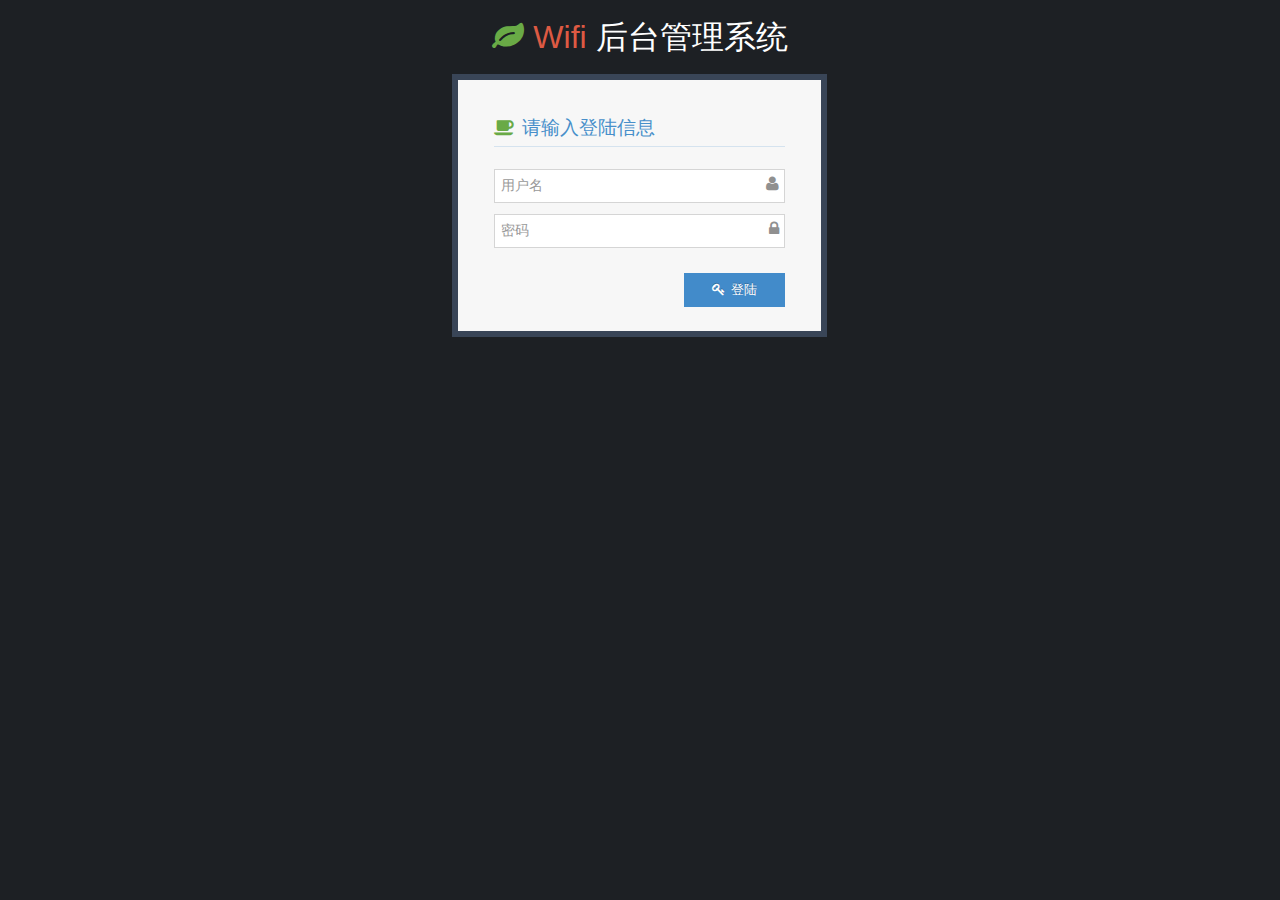
<file: WifiManagement/WebContent/login.html>
<!DOCTYPE html>
<html lang="en">
<head>
<meta http-equiv="Content-Type" content="text/html; charset=GBK">
<title>��½</title>
<!-- basic styles -->

<link href="assets/css/bootstrap.min.css" rel="stylesheet" />
<link rel="stylesheet" href="assets/css/font-awesome.min.css" />

<!--[if IE 7]>
		  <link rel="stylesheet" href="assets/css/font-awesome-ie7.min.css" />
		<![endif]-->

<!-- page specific plugin styles -->

<!-- fonts -->


<!-- ace styles -->

<link rel="stylesheet" href="assets/css/ace.min.css" />
<link rel="stylesheet" href="assets/css/ace-rtl.min.css" />
<script language="JavaScript" src="js/jquery.js"></script>
<script src="assets/js/bootstrap.min.js"></script>
<script type="text/javascript">
	$(document).ready(function() {
		$("#loginSubmit").click(function() {
			var userInfo = $("#userForm").serialize();
			$.ajax({
				type : 'post',
				url : 'login.action',
				data : userInfo,
				cache : false,
				dataType : 'json',
				success : function(data) {
					if(data.code ==1) {
						window.location.href=data.url;
					} else {
								$("#alertDiv").html(data.info);
								$("#alertDialog").modal("show");
					}
				}
			});
		});

	});
</script>

</head>

<body class="login-layout">
	<div class="main-container">
		<div class="main-content">
			<div class="row">
				<div class="col-sm-10 col-sm-offset-1">
					<div class="login-container">
						<div class="center">
							<h1>
								<i class="icon-leaf green"></i> <span class="red">Wifi</span> <span
									class="white">��̨����ϵͳ</span>
							</h1>
						</div>

						<div class="space-6"></div>

						<div class="position-relative">
							<div id="login-box"
								class="login-box visible widget-box no-border">
								<div class="widget-body">
									<div class="widget-main">
										<h4 class="header blue lighter bigger">
											<i class="icon-coffee green"></i> �������½��Ϣ
										</h4>

										<div class="space-6"></div>

										<form id="userForm">
											<fieldset>
												<label class="block clearfix"> <span
													class="block input-icon input-icon-right"> <input
														type="text" name="userInfo.username" class="form-control"
														placeholder="�û���" /> <i class="icon-user"></i>
												</span>
												</label> <label class="block clearfix"> <span
													class="block input-icon input-icon-right"> <input
														type="password" name="userInfo.password"
														class="form-control" placeholder="����" /> <i
														class="icon-lock"></i>
												</span>
												</label>

												<div class="space"></div>

												<div class="clearfix">

													<button id="loginSubmit" type="button"
														class="width-35 pull-right btn btn-sm btn-primary">
														<i class="icon-key"></i> ��½
													</button>
												</div>

												<div class="space-4"></div>
											</fieldset>
										</form>


									</div>
									<!-- /widget-main -->

								</div>
								<!-- /widget-body -->
							</div>
							<!-- /login-box -->

							<div id="forgot-box" class="forgot-box widget-box no-border">
								<div class="widget-body">
									<div class="widget-main">
										<h4 class="header red lighter bigger">
											<i class="icon-key"></i> Retrieve Password
										</h4>

										<div class="space-6"></div>
										<p>Enter your email and to receive instructions</p>

										<form>
											<fieldset>
												<label class="block clearfix"> <span
													class="block input-icon input-icon-right"> <input
														type="email" class="form-control" placeholder="Email" />
														<i class="icon-envelope"></i>
												</span>
												</label>

												<div class="clearfix">
													<button type="button"
														class="width-35 pull-right btn btn-sm btn-danger">
														<i class="icon-lightbulb"></i> Send Me!
													</button>
												</div>
											</fieldset>
										</form>
									</div>
									<!-- /widget-main -->

									<div class="toolbar center">
										<a href="#" onclick="show_box('login-box'); return false;"
											class="back-to-login-link"> Back to login <i
											class="icon-arrow-right"></i>
										</a>
									</div>
								</div>
								<!-- /widget-body -->
							</div>
							<!-- /forgot-box -->

							<div id="signup-box" class="signup-box widget-box no-border">
								<div class="widget-body">
									<div class="widget-main">
										<h4 class="header green lighter bigger">
											<i class="icon-group blue"></i> New User Registration
										</h4>

										<div class="space-6"></div>
										<p>Enter your details to begin:</p>

										<form>
											<fieldset>
												<label class="block clearfix"> <span
													class="block input-icon input-icon-right"> <input
														type="email" class="form-control" placeholder="Email" />
														<i class="icon-envelope"></i>
												</span>
												</label> <label class="block clearfix"> <span
													class="block input-icon input-icon-right"> <input
														type="text" class="form-control" placeholder="Username" />
														<i class="icon-user"></i>
												</span>
												</label> <label class="block clearfix"> <span
													class="block input-icon input-icon-right"> <input
														type="password" class="form-control"
														placeholder="Password" /> <i class="icon-lock"></i>
												</span>
												</label> <label class="block clearfix"> <span
													class="block input-icon input-icon-right"> <input
														type="password" class="form-control"
														placeholder="Repeat password" /> <i class="icon-retweet"></i>
												</span>
												</label> <label class="block"> <input type="checkbox"
													class="ace" /> <span class="lbl"> I accept the <a
														href="#">User Agreement</a>
												</span>
												</label>

												<div class="space-24"></div>

												<div class="clearfix">
													<button type="reset" class="width-30 pull-left btn btn-sm">
														<i class="icon-refresh"></i> Reset
													</button>

													<button type="button"
														class="width-65 pull-right btn btn-sm btn-success">
														Register <i class="icon-arrow-right icon-on-right"></i>
													</button>
												</div>
											</fieldset>
										</form>
									</div>

									<div class="toolbar center">
										<a href="#" onclick="show_box('login-box'); return false;"
											class="back-to-login-link"> <i class="icon-arrow-left"></i>
											Back to login
										</a>
									</div>
								</div>
								<!-- /widget-body -->
							</div>
							<!-- /signup-box -->
						</div>
						<!-- /position-relative -->
					</div>
				</div>
				<!-- /.col -->
			</div>
			<!-- /.row -->
		</div>
	</div>
	<!-- /.main-container -->

	<!-- basic scripts -->

	<!--[if !IE]> -->


	<!-- <![endif]-->


	<!--[if !IE]> -->

	<script type="text/javascript">
			window.jQuery || document.write("<script src='assets/js/jquery-2.0.3.min.js'>"+"<"+"/script>");
		</script>

	<!-- <![endif]-->

	<!--[if IE]>
<script type="text/javascript">
 window.jQuery || document.write("<script src='assets/js/jquery-1.10.2.min.js'>"+"<"+"/script>");
</script>
<![endif]-->

	<script type="text/javascript">
			if("ontouchend" in document) document.write("<script src='assets/js/jquery.mobile.custom.min.js'>"+"<"+"/script>");
		</script>

	<!-- inline scripts related to this page -->

	<script type="text/javascript">
			function show_box(id) {
			 jQuery('.widget-box.visible').removeClass('visible');
			 jQuery('#'+id).addClass('visible');
			}
		</script>
	<div id="alertDialog" class="modal fade bs-example-modal-lg"
		tabindex="-1" role="dialog" aria-labelledby="myLargeModalLabel"
		aria-hidden="true">
		<div class="modal-dialog modal-lg">
			<div class="modal-content">
				<div class="modal-header">
					<button type="button" class="close" data-dismiss="modal"
						aria-label="Close">
						<span aria-hidden="true">&times;</span>
					</button>
					<h4 class="modal-title" id="myModalLabel">����</h4>
					<div id="alertDiv" class="modal-body"></div>
				</div>
			</div>
		</div>
	</div>
</body>
</html>
</file>
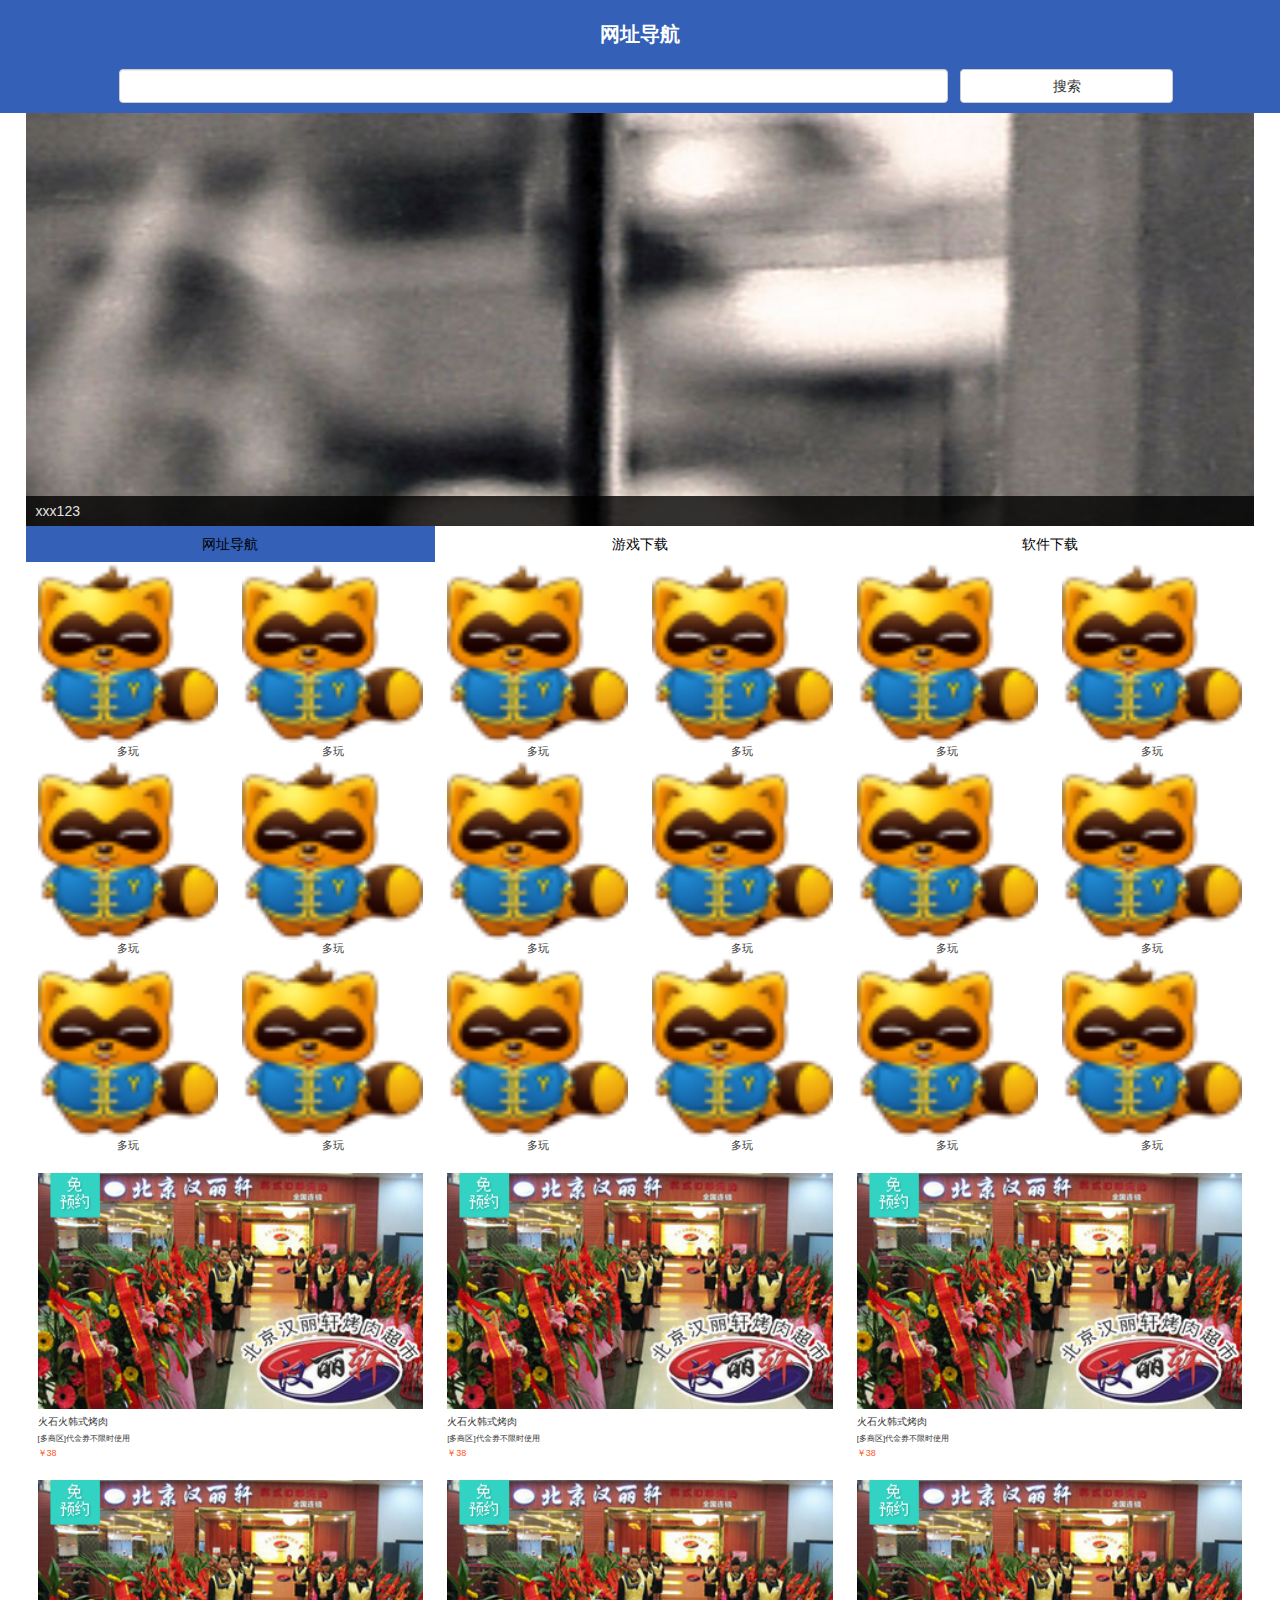
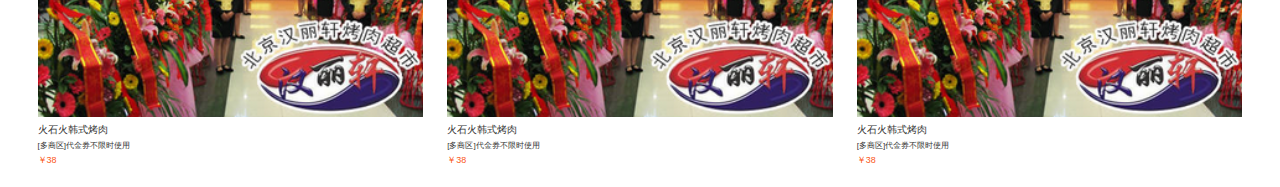
<file: WifiManagement/WebContent/login1.html>
<!DOCTYPE html>
<html>
<head>
<meta charset="gbk">
<link href="assets/css/bootstrap.min.css" rel="stylesheet" />
<meta name="viewport" content="width=device-width, initial-scale=1">
<title>��ַ����</title>
<link rel="stylesheet" href="css/sucPageMobile.css" />
<link rel="stylesheet" href="css/nivo-slider.css" />
<script src="js/jquery-1.11.2.min.js" type="text/javascript"></script>
<script src="js/jquery.nivo.slider.js" type="text/javascript"></script>
</head>
<body>
	<div class="div_header container-fluid">
		<div class="row text-center logo">��ַ����</div>
		<div class="row div_search">
			<div class="col-xs-1"></div>
			<div class="col-xs-8">
				<input class="form-control" name="searchInput" type="text" />
			</div>
			<button type="button" class="btn btn-default col-xs-2">����</button>
		</div>
	</div>
	<div class="div_content">
		<div id="slider">
			<img src="img/scroll.png" alt="" title="xxx123" /> <a
				href="http://dev7studios.com"><img src="img/scroll2.png" alt=""
				title="xxx" /></a> <img src="img/scroll3.png" alt=""
				title="This is an example of a caption" />
		</div>

		<div class="row div_tab">
			<div class="col-xs-4 text-center tab_item"
				style="background: #3460b7">��ַ����</div>
			<div class="col-xs-4 text-center tab_item">��Ϸ����</div>
			<div class="col-xs-4 text-center tab_item">��������</div>
		</div>
		<div class="row">
			<div class="col-xs-2" >
				<img style="width: 100%;margin: 0px;" src="img/duowan.png" />
				 <div class="text-center" style="font-size: 80%;">����</div>
			</div>
			
			<div class="col-xs-2" >
				<img style="width: 100%;margin: 0px;" src="img/duowan.png" />
				 <div class="text-center" style="font-size: 80%;">����</div>
			</div>
			
			<div class="col-xs-2" >
				<img style="width: 100%;margin: 0px;" src="img/duowan.png" />
				 <div class="text-center" style="font-size: 80%;">����</div>
			</div>
			
			<div class="col-xs-2" >
				<img style="width: 100%;margin: 0px;" src="img/duowan.png" />
				 <div class="text-center" style="font-size: 80%;">����</div>
			</div>
			
			<div class="col-xs-2" >
				<img style="width: 100%;margin: 0px;" src="img/duowan.png" />
				 <div class="text-center" style="font-size: 80%;">����</div>
			</div>
			
			<div class="col-xs-2" >
				<img style="width: 100%;margin: 0px;" src="img/duowan.png" />
				 <div class="text-center" style="font-size: 80%;">����</div>
			</div>
			
		</div>
		
		<div class="row">
			<div class="col-xs-2" >
				<img style="width: 100%;margin: 0px;" src="img/duowan.png" />
				 <div class="text-center" style="font-size: 80%;">����</div>
			</div>
			
			<div class="col-xs-2" >
				<img style="width: 100%;margin: 0px;" src="img/duowan.png" />
				 <div class="text-center" style="font-size: 80%;">����</div>
			</div>
			
			<div class="col-xs-2" >
				<img style="width: 100%;margin: 0px;" src="img/duowan.png" />
				 <div class="text-center" style="font-size: 80%;">����</div>
			</div>
			
			<div class="col-xs-2" >
				<img style="width: 100%;margin: 0px;" src="img/duowan.png" />
				 <div class="text-center" style="font-size: 80%;">����</div>
			</div>
			
			<div class="col-xs-2" >
				<img style="width: 100%;margin: 0px;" src="img/duowan.png" />
				 <div class="text-center" style="font-size: 80%;">����</div>
			</div>
			
			<div class="col-xs-2" >
				<img style="width: 100%;margin: 0px;" src="img/duowan.png" />
				 <div class="text-center" style="font-size: 80%;">����</div>
			</div>
			
		</div>
		
		<div class="row">
			<div class="col-xs-2" >
				<img style="width: 100%;margin: 0px;" src="img/duowan.png" />
				 <div class="text-center" style="font-size: 80%;">����</div>
			</div>
			
			<div class="col-xs-2" >
				<img style="width: 100%;margin: 0px;" src="img/duowan.png" />
				 <div class="text-center" style="font-size: 80%;">����</div>
			</div>
			
			<div class="col-xs-2" >
				<img style="width: 100%;margin: 0px;" src="img/duowan.png" />
				 <div class="text-center" style="font-size: 80%;">����</div>
			</div>
			
			<div class="col-xs-2" >
				<img style="width: 100%;margin: 0px;" src="img/duowan.png" />
				 <div class="text-center" style="font-size: 80%;">����</div>
			</div>
			
			<div class="col-xs-2" >
				<img style="width: 100%;margin: 0px;" src="img/duowan.png" />
				 <div class="text-center" style="font-size: 80%;">����</div>
			</div>
			
			<div class="col-xs-2" >
				<img style="width: 100%;margin: 0px;" src="img/duowan.png" />
				 <div class="text-center" style="font-size: 80%;">����</div>
			</div>
			
		</div>
		
		
		<div  class="row" style="margin-top: 20px;">
			<div class="col-xs-4" >
				<img style="width: 100%;" src="img/common_ad.png" />
				 <div style="width: 100%;padding-top: 6px;font-size: 10px;">��ʯ��ʽ����</div>
				 <div style="width: 100%;padding-top: 3px;font-size: 8px;">[������]����ȯ����ʱʹ��</div>
				 <div style="width: 100%;padding-top: 3px;font-size: 9px;color:#fb5821; ">��38</div>
			</div>
			
			<div class="col-xs-4" >
				<img style="width: 100%;" src="img/common_ad.png" />
				 <div style="width: 100%;padding-top: 6px;font-size: 10px;">��ʯ��ʽ����</div>
				 <div style="width: 100%;padding-top: 3px;font-size: 8px;">[������]����ȯ����ʱʹ��</div>
				 <div style="width: 100%;padding-top: 3px;font-size: 9px;color:#fb5821; ">��38</div>
			</div>
			
			<div class="col-xs-4" >
				<img style="width: 100%;" src="img/common_ad.png" />
				 <div style="width: 100%;padding-top: 6px;font-size: 10px;">��ʯ��ʽ����</div>
				 <div style="width: 100%;padding-top: 3px;font-size: 8px;">[������]����ȯ����ʱʹ��</div>
				 <div style="width: 100%;padding-top: 3px;font-size: 9px;color:#fb5821; ">��38</div>
			</div>
		</div>
		
		<div  class="row" style="margin-top: 20px; margin-bottom: 20px;">
			<div class="col-xs-4" >
				<img style="width: 100%;" src="img/common_ad.png" />
				 <div style="width: 100%;padding-top: 6px;font-size: 10px;">��ʯ��ʽ����</div>
				 <div style="width: 100%;padding-top: 3px;font-size: 8px;">[������]����ȯ����ʱʹ��</div>
				 <div style="width: 100%;padding-top: 3px;font-size: 9px;color:#fb5821; ">��38</div>
			</div>
			
			<div class="col-xs-4" >
				<img style="width: 100%;" src="img/common_ad.png" />
				 <div style="width: 100%;padding-top: 6px;font-size: 10px;">��ʯ��ʽ����</div>
				 <div style="width: 100%;padding-top: 3px;font-size: 8px;">[������]����ȯ����ʱʹ��</div>
				 <div style="width: 100%;padding-top: 3px;font-size: 9px;color:#fb5821; ">��38</div>
			</div>
			
			<div class="col-xs-4" >
				<img style="width: 100%;" src="img/common_ad.png" />
				 <div style="width: 100%;padding-top: 6px;font-size: 10px;">��ʯ��ʽ����</div>
				 <div style="width: 100%;padding-top: 3px;font-size: 8px;">[������]����ȯ����ʱʹ��</div>
				 <div style="width: 100%;padding-top: 3px;font-size: 9px;color:#fb5821; ">��38</div>
			</div>
		</div>
		
	</div>
</body>
<script type="text/javascript">
	$('#slider').nivoSlider({
		effect : 'random', //Specify sets like: 'fold,fade,sliceDown'
		animSpeed : 500, //Slide transition speed
		pauseTime : 3000,
		startSlide : 0, //Set starting Slide (0 index)
		directionNav : false, //Next & Prev
		directionNavHide : true, //Only show on hover
		pauseOnHover : true, //Stop animation while hovering
		controlNav:false
	});
</script>
</html>
</file>
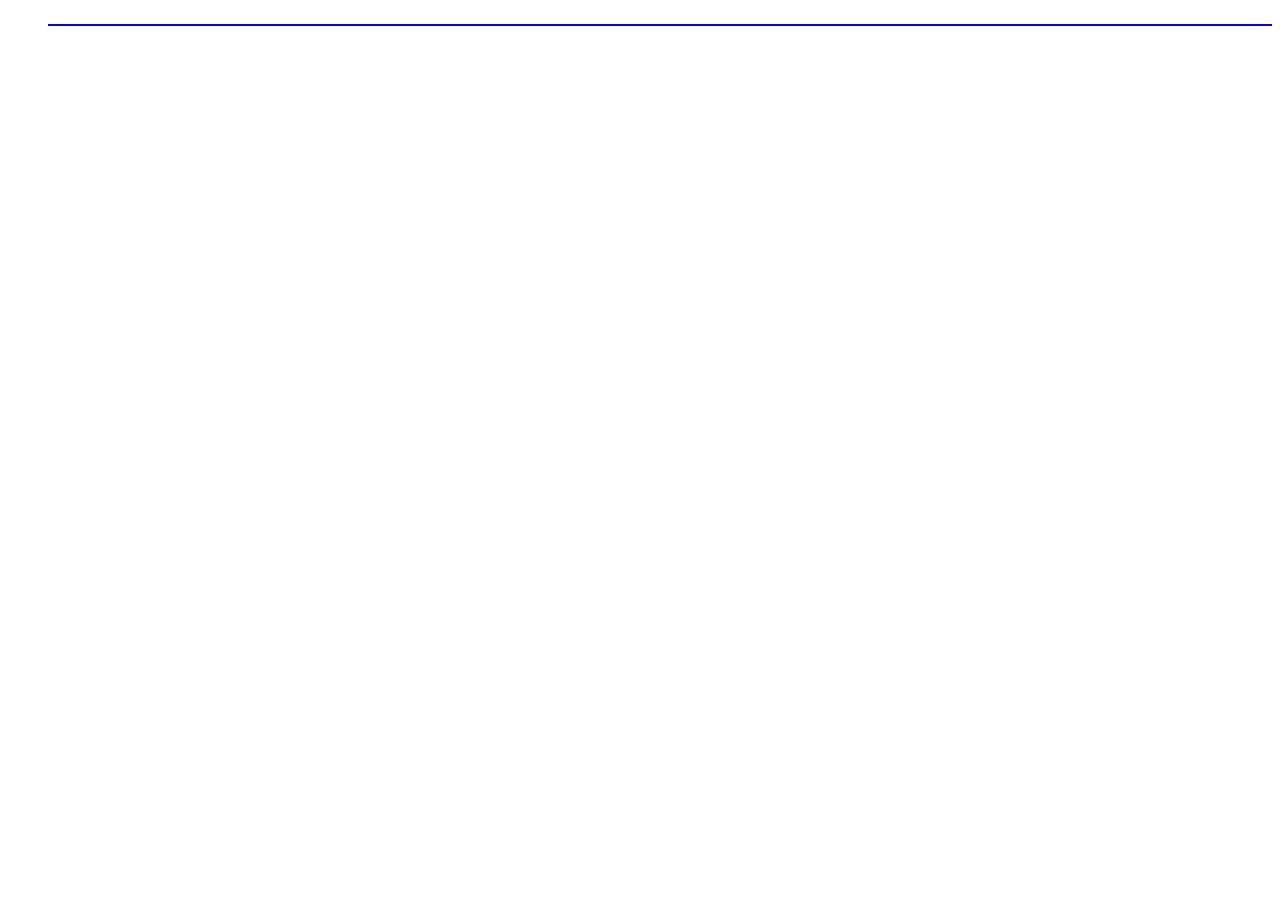
<file: WifiManagement/WebContent/testscroll.html>
<!DOCTYPE html>
<html>
<head>
<meta charset="UTF-8">
<title>Insert title here</title>
<link rel="stylesheet" href="css/sucPageMobile.css" />
<script src="js/jquery-1.11.2.min.js" type="text/javascript"></script>
<script src="js/unslider.min.js" type="text/javascript"></script>
</head>
<body>
	<div class="banner">
		<ul>
			<li style="background: blue;">This is a slide.</li>
			<li style="background: green;">This is another slide.</li>
			<li style="background: red;">This is a final slide.</li>
		</ul>
	</div>
</body>
<script type="text/javascript">
	$(function() {
		$('.banner').unslider({
		    speed: 500,               //  滚动速度
		    delay: 1000,              //  动画延迟
		    complete: function() {},  //  动画完成的回调函数
		    keys: true,               //  启动键盘导航
		    dots: false,               //  显示点导航
		    fluid: true              //  支持响应式设计
		});
	});
</script>
</html>
</file>
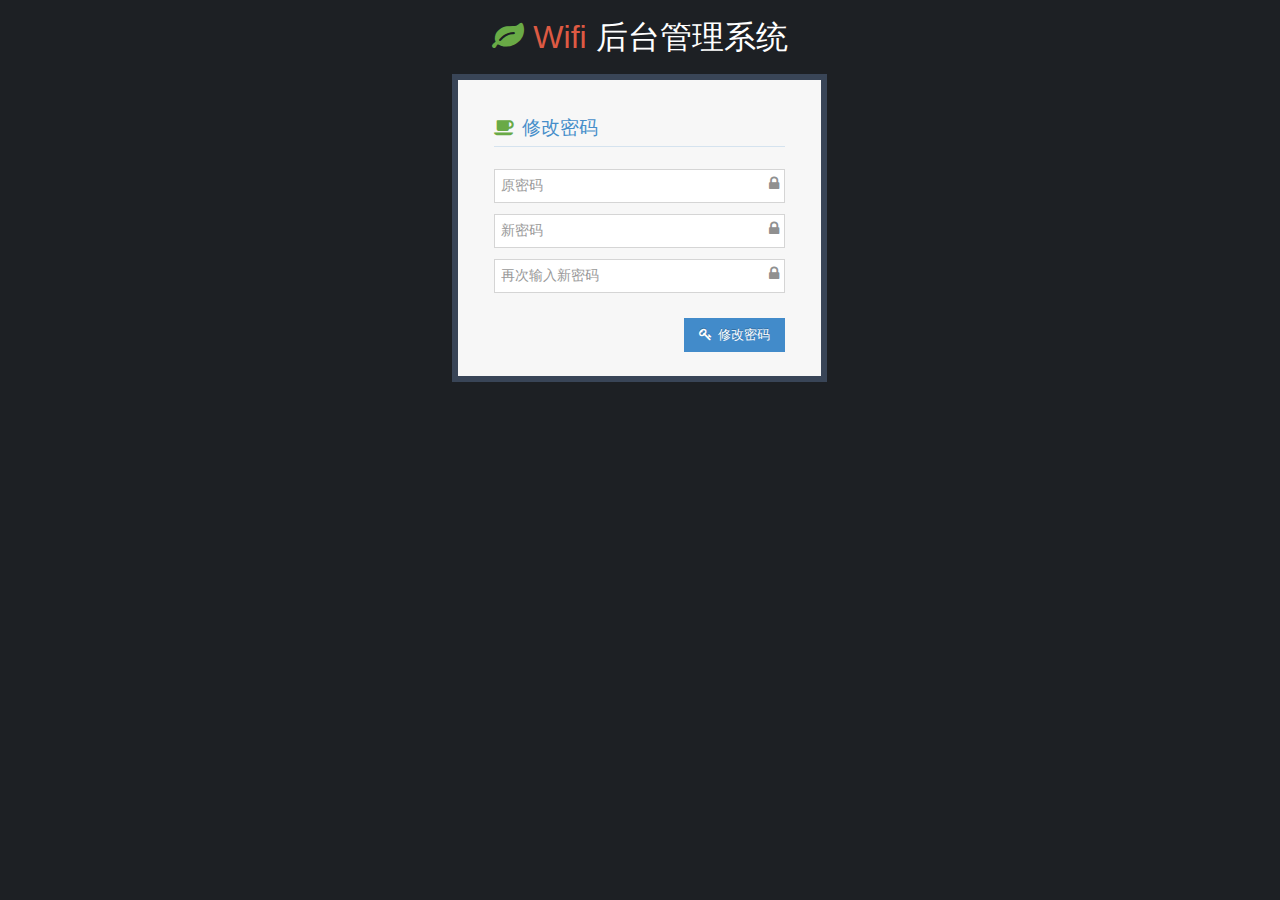
<file: WifiManagement/WebContent/updatePwd.html>
<!DOCTYPE html>
<html lang="en">
<head>
<meta http-equiv="Content-Type" content="text/html; charset=GBK">
<title>�޸�����</title>
<!-- basic styles -->

<link href="assets/css/bootstrap.min.css" rel="stylesheet" />
<link rel="stylesheet" href="assets/css/font-awesome.min.css" />

<!--[if IE 7]>
		  <link rel="stylesheet" href="assets/css/font-awesome-ie7.min.css" />
		<![endif]-->

<!-- page specific plugin styles -->

<!-- fonts -->


<!-- ace styles -->

<link rel="stylesheet" href="assets/css/ace.min.css" />
<link rel="stylesheet" href="assets/css/ace-rtl.min.css" />
<script language="JavaScript" src="js/jquery.js"></script>
<script src="assets/js/bootstrap.min.js"></script>
<script type="text/javascript">
	$(document).ready(function() {
		
		$("#updatePwdSubmit").click(function() {
		if($("#oldPwd").val()=="")
		{
			$("#alertDiv").html("������ԭ����");
			$("#alertDialog").modal("show");
			return;
		}
		
		if($("#newPwd").val()=="")
		{
			$("#alertDiv").html("������������");
			$("#alertDialog").modal("show");
			return;
		}
		
		if($("#newPwd").val()!=$("#renewPwd").val())
		{
			$("#alertDiv").html("�����������벻һ��");
			$("#alertDialog").modal("show");
			return;
		}
		
			var userInfo = $("#userForm").serialize();
			$.ajax({
				type : 'post',
				url : 'updatePwd',
				data : userInfo,
				cache : false,
				dataType : 'json',
				success : function(data) {
					if(data.code ==1) {
								$("#alertDiv").html("�޸ĳɹ�");
								$("#alertDialog").modal("show");
						window.location.href=data.url;
					} else {
								$("#alertDiv").html(data.info);
								$("#alertDialog").modal("show");
					}
				}
			});
		});

	});
</script>

</head>

<body class="login-layout">
	<div class="main-container">
		<div class="main-content">
			<div class="row">
				<div class="col-sm-10 col-sm-offset-1">
					<div class="login-container">
						<div class="center">
							<h1>
								<i class="icon-leaf green"></i> <span class="red">Wifi</span> <span
									class="white">��̨����ϵͳ</span>
							</h1>
						</div>

						<div class="space-6"></div>

						<div class="position-relative">
							<div id="login-box"
								class="login-box visible widget-box no-border">
								<div class="widget-body">
									<div class="widget-main">
										<h4 class="header blue lighter bigger">
											<i class="icon-coffee green"></i> �޸�����
										</h4>

										<div class="space-6"></div>

										<form id="userForm">
											<fieldset>
												<label class="block clearfix"> <span
													class="block input-icon input-icon-right"> <input id="oldPwd"
														type="password" name="oldPwd" class="form-control"
														placeholder="ԭ����" /> <i class="icon-lock"></i>
												</span>
												</label>
												 <label class="block clearfix"> <span
													class="block input-icon input-icon-right"> <input id="newPwd"
														type="password" name="newPwd"
														class="form-control" placeholder="������" /> <i
														class="icon-lock"></i>
												</span>
												</label>
												<label class="block clearfix"> <span
													class="block input-icon input-icon-right"> <input id="renewPwd"
														type="password"
														class="form-control" placeholder="�ٴ�����������" /> <i
														class="icon-lock"></i>
												</span>
												</label>
												<div class="space"></div>

												<div class="clearfix">

													<button id="updatePwdSubmit" type="button" 
														class="width-35 pull-right btn btn-sm btn-primary">
														<i class="icon-key"></i> �޸�����
													</button>
												</div>

												<div class="space-4"></div>
											</fieldset>
										</form>


									</div>
									<!-- /widget-main -->

								</div>
								<!-- /widget-body -->
							</div>
							<!-- /login-box -->

							<div id="forgot-box" class="forgot-box widget-box no-border">
								<div class="widget-body">
									<div class="widget-main">
										<h4 class="header red lighter bigger">
											<i class="icon-key"></i> Retrieve Password
										</h4>

										<div class="space-6"></div>
										<p>Enter your email and to receive instructions</p>

										<form>
											<fieldset>
												<label class="block clearfix"> <span
													class="block input-icon input-icon-right"> <input
														type="email" class="form-control" placeholder="Email" />
														<i class="icon-envelope"></i>
												</span>
												</label>

												<div class="clearfix">
													<button type="button"
														class="width-35 pull-right btn btn-sm btn-danger">
														<i class="icon-lightbulb"></i> Send Me!
													</button>
												</div>
											</fieldset>
										</form>
									</div>
									<!-- /widget-main -->

									<div class="toolbar center">
										<a href="#" onclick="show_box('login-box'); return false;"
											class="back-to-login-link"> Back to login <i
											class="icon-arrow-right"></i>
										</a>
									</div>
								</div>
								<!-- /widget-body -->
							</div>
							<!-- /forgot-box -->

							<div id="signup-box" class="signup-box widget-box no-border">
								<div class="widget-body">
									<div class="widget-main">
										<h4 class="header green lighter bigger">
											<i class="icon-group blue"></i> New User Registration
										</h4>

										<div class="space-6"></div>
										<p>Enter your details to begin:</p>

										<form>
											<fieldset>
												<label class="block clearfix"> <span
													class="block input-icon input-icon-right"> <input
														type="email" class="form-control" placeholder="Email" />
														<i class="icon-envelope"></i>
												</span>
												</label> <label class="block clearfix"> <span
													class="block input-icon input-icon-right"> <input
														type="text" class="form-control" placeholder="Username" />
														<i class="icon-user"></i>
												</span>
												</label> <label class="block clearfix"> <span
													class="block input-icon input-icon-right"> <input
														type="password" class="form-control"
														placeholder="Password" /> <i class="icon-lock"></i>
												</span>
												</label> <label class="block clearfix"> <span
													class="block input-icon input-icon-right"> <input
														type="password" class="form-control"
														placeholder="Repeat password" /> <i class="icon-retweet"></i>
												</span>
												</label> <label class="block"> <input type="checkbox"
													class="ace" /> <span class="lbl"> I accept the <a
														href="#">User Agreement</a>
												</span>
												</label>

												<div class="space-24"></div>

												<div class="clearfix">
													<button type="reset" class="width-30 pull-left btn btn-sm">
														<i class="icon-refresh"></i> Reset
													</button>

													<button type="button"
														class="width-65 pull-right btn btn-sm btn-success">
														Register <i class="icon-arrow-right icon-on-right"></i>
													</button>
												</div>
											</fieldset>
										</form>
									</div>

									<div class="toolbar center">
										<a href="#" onclick="show_box('login-box'); return false;"
											class="back-to-login-link"> <i class="icon-arrow-left"></i>
											Back to login
										</a>
									</div>
								</div>
								<!-- /widget-body -->
							</div>
							<!-- /signup-box -->
						</div>
						<!-- /position-relative -->
					</div>
				</div>
				<!-- /.col -->
			</div>
			<!-- /.row -->
		</div>
	</div>
	<!-- /.main-container -->

	<!-- basic scripts -->

	<!--[if !IE]> -->


	<!-- <![endif]-->

	<!--[if IE]>
<script src="http://ajax.googleapis.com/ajax/libs/jquery/1.10.2/jquery.min.js"></script>
<![endif]-->

	<!--[if !IE]> -->

	<script type="text/javascript">
			window.jQuery || document.write("<script src='assets/js/jquery-2.0.3.min.js'>"+"<"+"/script>");
		</script>

	<!-- <![endif]-->

	<!--[if IE]>
<script type="text/javascript">
 window.jQuery || document.write("<script src='assets/js/jquery-1.10.2.min.js'>"+"<"+"/script>");
</script>
<![endif]-->

	<script type="text/javascript">
			if("ontouchend" in document) document.write("<script src='assets/js/jquery.mobile.custom.min.js'>"+"<"+"/script>");
		</script>

	<!-- inline scripts related to this page -->

	<script type="text/javascript">
			function show_box(id) {
			 jQuery('.widget-box.visible').removeClass('visible');
			 jQuery('#'+id).addClass('visible');
			}
		</script>
		
		<div id="alertDialog" class="modal fade bs-example-modal-lg"
		tabindex="-1" role="dialog" aria-labelledby="myLargeModalLabel"
		aria-hidden="true">
		<div class="modal-dialog modal-lg">
			<div class="modal-content">
				<div class="modal-header">
					<button type="button" class="close" data-dismiss="modal"
						aria-label="Close">
						<span aria-hidden="true">&times;</span>
					</button>
					<h4 class="modal-title" id="myModalLabel">����</h4>
					<div id="alertDiv" class="modal-body"></div>
				</div>
			</div>
		</div>
	</div>
</body>
</html>
</file>
<file: WifiManagement/WebContent/css/error.css>
﻿/*  搜集整理 www.mycodes.net */
body, div {
    margin: 0;
    padding: 0;
}
body {
    background: url("../images/error_bg.jpg") repeat-x scroll 0 0 #67ACE4;
}
#container {
    margin: 0 auto;
    padding-top: 50px;
    text-align: center;
    width: 560px;
}
#container img {
    border: medium none;
    margin-bottom: 50px;
}
#container .error {
    height: 200px;
    position: relative;
}
#container .error img {
    bottom: -50px;
    position: absolute;
    right: -50px;
}
#container .msg {
    margin-bottom: 65px;
}
#cloud {
    background: url("../images/error_cloud.png") repeat-x scroll 0 0 transparent;
    bottom: 0;
    height: 170px;
    position: absolute;
    width: 100%;
}
</file>
<file: WifiManagement/WebContent/assets/css/ui.jqgrid.css>
/*Grid*/
.ui-jqgrid {position: relative;}
.ui-jqgrid .ui-jqgrid-view {position: relative;left:0; top: 0; padding: 0; font-size:11px;}
/* caption*/
.ui-jqgrid .ui-jqgrid-titlebar {padding: .3em .2em .2em .3em; position: relative; border-left: 0 none;border-right: 0 none; border-top: 0 none;}
.ui-jqgrid .ui-jqgrid-title { float: left; margin: .1em 0 .2em; }
.ui-jqgrid .ui-jqgrid-titlebar-close { position: absolute;top: 50%; width: 19px; margin: -10px 0 0 0; padding: 1px; height:18px;}.ui-jqgrid .ui-jqgrid-titlebar-close span { display: block; margin: 1px; }
.ui-jqgrid .ui-jqgrid-titlebar-close:hover { padding: 0; }
/* header*/
.ui-jqgrid .ui-jqgrid-hdiv {position: relative; margin: 0;padding: 0; overflow-x: hidden; border-left: 0 none !important; border-top : 0 none !important; border-right : 0 none !important;}
.ui-jqgrid .ui-jqgrid-hbox {float: left; padding-right: 20px;}
.ui-jqgrid .ui-jqgrid-htable {table-layout:fixed;margin:0;}
.ui-jqgrid .ui-jqgrid-htable th {height:22px;padding: 0 2px 0 2px;}
.ui-jqgrid .ui-jqgrid-htable th div {overflow: hidden; position:relative; height:17px;}
.ui-th-column, .ui-jqgrid .ui-jqgrid-htable th.ui-th-column {overflow: hidden;white-space: nowrap;text-align:center;border-top : 0 none;border-bottom : 0 none;}
.ui-th-ltr, .ui-jqgrid .ui-jqgrid-htable th.ui-th-ltr {border-left : 0 none;}
.ui-th-rtl, .ui-jqgrid .ui-jqgrid-htable th.ui-th-rtl {border-right : 0 none;}
.ui-first-th-ltr {border-right: 1px solid; }
.ui-first-th-rtl {border-left: 1px solid; }
.ui-jqgrid .ui-th-div-ie {white-space: nowrap; zoom :1; height:17px;}
.ui-jqgrid .ui-jqgrid-resize {height:20px !important;position: relative; cursor :e-resize;display: inline;overflow: hidden;}
.ui-jqgrid .ui-grid-ico-sort {overflow:hidden;position:absolute;display:inline; cursor: pointer !important;}
.ui-jqgrid .ui-icon-asc {margin-top:-3px; height:12px;}
.ui-jqgrid .ui-icon-desc {margin-top:3px;height:12px;}
.ui-jqgrid .ui-i-asc {margin-top:0;height:16px;}
.ui-jqgrid .ui-i-desc {margin-top:0;margin-left:13px;height:16px;}
.ui-jqgrid .ui-jqgrid-sortable {cursor:pointer;}
.ui-jqgrid tr.ui-search-toolbar th { border-top-width: 1px !important; border-top-color: inherit !important; border-top-style: ridge !important }
tr.ui-search-toolbar input {margin: 1px 0 0 0}
tr.ui-search-toolbar select {margin: 1px 0 0 0}
/* body */ 
.ui-jqgrid .ui-jqgrid-bdiv {position: relative; margin: 0; padding:0; overflow: auto; text-align:left;}
.ui-jqgrid .ui-jqgrid-btable {table-layout:fixed; margin:0; outline-style: none; }
.ui-jqgrid tr.jqgrow { outline-style: none; }
.ui-jqgrid tr.jqgroup { outline-style: none; }
.ui-jqgrid tr.jqgrow td {font-weight: normal; overflow: hidden; white-space: pre; height: 22px;padding: 0 2px 0 2px;border-bottom-width: 1px; border-bottom-color: inherit; border-bottom-style: solid;}
.ui-jqgrid tr.jqgfirstrow td {padding: 0 2px 0 2px;border-right-width: 1px; border-right-style: solid;}
.ui-jqgrid tr.jqgroup td {font-weight: normal; overflow: hidden; white-space: pre; height: 22px;padding: 0 2px 0 2px;border-bottom-width: 1px; border-bottom-color: inherit; border-bottom-style: solid;}
.ui-jqgrid tr.jqfoot td {font-weight: bold; overflow: hidden; white-space: pre; height: 22px;padding: 0 2px 0 2px;border-bottom-width: 1px; border-bottom-color: inherit; border-bottom-style: solid;}
.ui-jqgrid tr.ui-row-ltr td {text-align:left;border-right-width: 1px; border-right-color: inherit; border-right-style: solid;}
.ui-jqgrid tr.ui-row-rtl td {text-align:right;border-left-width: 1px; border-left-color: inherit; border-left-style: solid;}
.ui-jqgrid td.jqgrid-rownum { padding: 0 2px 0 2px; margin: 0; border: 0 none;}
.ui-jqgrid .ui-jqgrid-resize-mark { width:2px; left:0; background-color:#777; cursor: e-resize; cursor: col-resize; position:absolute; top:0; height:100px; overflow:hidden; display:none; border:0 none; z-index: 99999;}
/* footer */
.ui-jqgrid .ui-jqgrid-sdiv {position: relative; margin: 0;padding: 0; overflow: hidden; border-left: 0 none !important; border-top : 0 none !important; border-right : 0 none !important;}
.ui-jqgrid .ui-jqgrid-ftable {table-layout:fixed; margin-bottom:0;}
.ui-jqgrid tr.footrow td {font-weight: bold; overflow: hidden; white-space:nowrap; height: 21px;padding: 0 2px 0 2px;border-top-width: 1px; border-top-color: inherit; border-top-style: solid;}
.ui-jqgrid tr.footrow-ltr td {text-align:left;border-right-width: 1px; border-right-color: inherit; border-right-style: solid;}
.ui-jqgrid tr.footrow-rtl td {text-align:right;border-left-width: 1px; border-left-color: inherit; border-left-style: solid;}
/* Pager*/
.ui-jqgrid .ui-jqgrid-pager { border-left: 0 none !important;border-right: 0 none !important; border-bottom: 0 none !important; margin: 0 !important; padding: 0 !important; position: relative; height: 25px;white-space: nowrap;overflow: hidden;font-size:11px;}
.ui-jqgrid .ui-pager-control {position: relative;}
.ui-jqgrid .ui-pg-table {position: relative; padding-bottom:2px; width:auto; margin: 0;}
.ui-jqgrid .ui-pg-table td {font-weight:normal; vertical-align:middle; padding:1px;}
.ui-jqgrid .ui-pg-button  { height:19px !important;}
.ui-jqgrid .ui-pg-button span { display: block; margin: 1px; float:left;}
.ui-jqgrid .ui-pg-button:hover { padding: 0; }
.ui-jqgrid .ui-state-disabled:hover {padding:1px;}
.ui-jqgrid .ui-pg-input { height:13px;font-size:.8em; margin: 0;}
.ui-jqgrid .ui-pg-selbox {font-size:.8em; line-height:18px; display:block; height:18px; margin: 0;}
.ui-jqgrid .ui-separator {height: 18px; border-left: 1px solid #ccc ; border-right: 1px solid #ccc ; margin: 1px; float: right;}
.ui-jqgrid .ui-paging-info {font-weight: normal;height:19px; margin-top:3px;margin-right:4px;}
.ui-jqgrid .ui-jqgrid-pager .ui-pg-div {padding:1px 0;float:left;position:relative;}
.ui-jqgrid .ui-jqgrid-pager .ui-pg-button { cursor:pointer; }
.ui-jqgrid .ui-jqgrid-pager .ui-pg-div  span.ui-icon {float:left;margin:0 2px;}
.ui-jqgrid td input, .ui-jqgrid td select .ui-jqgrid td textarea { margin: 0;}
.ui-jqgrid td textarea {width:auto;height:auto;}
.ui-jqgrid .ui-jqgrid-toppager {border-left: 0 none !important;border-right: 0 none !important; border-top: 0 none !important; margin: 0 !important; padding: 0 !important; position: relative; height: 25px !important;white-space: nowrap;overflow: hidden;}
.ui-jqgrid .ui-jqgrid-toppager .ui-pg-div {padding:1px 0;float:left;position:relative;}
.ui-jqgrid .ui-jqgrid-toppager .ui-pg-button { cursor:pointer; }
.ui-jqgrid .ui-jqgrid-toppager .ui-pg-div  span.ui-icon {float:left;margin:0 2px;}
/*subgrid*/
.ui-jqgrid .ui-jqgrid-btable .ui-sgcollapsed span {display: block;}
.ui-jqgrid .ui-subgrid {margin:0;padding:0; width:100%;}
.ui-jqgrid .ui-subgrid table {table-layout: fixed;}
.ui-jqgrid .ui-subgrid tr.ui-subtblcell td {height:18px;border-right-width: 1px; border-right-color: inherit; border-right-style: solid;border-bottom-width: 1px; border-bottom-color: inherit; border-bottom-style: solid;}
.ui-jqgrid .ui-subgrid td.subgrid-data {border-top:  0 none !important;}
.ui-jqgrid .ui-subgrid td.subgrid-cell {border-width: 0 0 1px 0;}
.ui-jqgrid .ui-th-subgrid {height:20px;}
/* loading */
.ui-jqgrid .loading {position: absolute; top: 45%;left: 45%;width: auto;z-index:101;padding: 6px; margin: 5px;text-align: center;font-weight: bold;display: none;border-width: 2px !important; font-size:11px;}
.ui-jqgrid .jqgrid-overlay {display:none;z-index:100;}
* html .jqgrid-overlay {width: expression(this.parentNode.offsetWidth+'px');height: expression(this.parentNode.offsetHeight+'px');}
* .jqgrid-overlay iframe {position:absolute;top:0;left:0;z-index:-1;width: expression(this.parentNode.offsetWidth+'px');height: expression(this.parentNode.offsetHeight+'px');}
/* end loading div */
/* toolbar */
.ui-jqgrid .ui-userdata {border-left: 0 none;    border-right: 0 none;	height : 21px;overflow: hidden;	}
/*Modal Window */
.ui-jqdialog { display: none; width: 300px; position: absolute; padding: .2em; font-size:11px; overflow:visible;}
.ui-jqdialog .ui-jqdialog-titlebar { padding: .3em .2em; position: relative;  }
.ui-jqdialog .ui-jqdialog-title { margin: .1em 0 .2em; } 
.ui-jqdialog .ui-jqdialog-titlebar-close { position: absolute;  top: 50%; width: 19px; margin: -10px 0 0 0; padding: 1px; height: 18px; }

.ui-jqdialog .ui-jqdialog-titlebar-close span { display: block; margin: 1px; }
.ui-jqdialog .ui-jqdialog-titlebar-close:hover, .ui-jqdialog .ui-jqdialog-titlebar-close:focus { padding: 0; }
.ui-jqdialog-content, .ui-jqdialog .ui-jqdialog-content { border: 0; padding: .3em .2em; background: none; height:auto;}
.ui-jqdialog .ui-jqconfirm {padding: .4em 1em; border-width:3px;position:absolute;bottom:10px;right:10px;overflow:visible;display:none;height:80px;width:220px;text-align:center;}
.ui-jqdialog>.ui-resizable-se { bottom: -3px; right: -3px}
/* end Modal window*/
/* Form edit */
.ui-jqdialog-content .FormGrid {margin: 0;}
.ui-jqdialog-content .EditTable { width: 100%; margin-bottom:0;}
.ui-jqdialog-content .DelTable { width: 100%; margin-bottom:0;}
.EditTable td input, .EditTable td select, .EditTable td textarea {margin: 0;}
.EditTable td textarea { width:auto; height:auto;}
.ui-jqdialog-content td.EditButton {text-align: right;border-top: 0 none;border-left: 0 none;border-right: 0 none; padding-bottom:5px; padding-top:5px;}
.ui-jqdialog-content td.navButton {text-align: center; border-left: 0 none;border-top: 0 none;border-right: 0 none; padding-bottom:5px; padding-top:5px;}
.ui-jqdialog-content input.FormElement {padding:.3em}
.ui-jqdialog-content select.FormElement {padding:.3em}
.ui-jqdialog-content .data-line {padding-top:.1em;border: 0 none;}

.ui-jqdialog-content .CaptionTD {vertical-align: middle;border: 0 none; padding: 2px;white-space: nowrap;}
.ui-jqdialog-content .DataTD {padding: 2px; border: 0 none; vertical-align: top;}
.ui-jqdialog-content .form-view-data {white-space:pre}
.fm-button { display: inline-block; margin:0 4px 0 0; padding: .4em .5em; text-decoration:none !important; cursor:pointer; position: relative; text-align: center; zoom: 1; }
.fm-button-icon-left { padding-left: 1.9em; }
.fm-button-icon-right { padding-right: 1.9em; }
.fm-button-icon-left .ui-icon { right: auto; left: .2em; margin-left: 0; position: absolute; top: 50%; margin-top: -8px; }
.fm-button-icon-right .ui-icon { left: auto; right: .2em; margin-left: 0; position: absolute; top: 50%; margin-top: -8px;}
#nData, #pData { float: left; margin:3px;padding: 0; width: 15px; }
/* End Eorm edit */
/*.ui-jqgrid .edit-cell {}*/
.ui-jqgrid .selected-row, div.ui-jqgrid .selected-row td {font-style : normal;border-left: 0 none;}
/* inline edit actions button*/
.ui-inline-del.ui-state-hover span, .ui-inline-edit.ui-state-hover span,
.ui-inline-save.ui-state-hover span, .ui-inline-cancel.ui-state-hover span {
    margin: -1px;
}
/* Tree Grid */
.ui-jqgrid .tree-wrap {float: left; position: relative;height: 18px;white-space: nowrap;overflow: hidden;}
.ui-jqgrid .tree-minus {position: absolute; height: 18px; width: 18px; overflow: hidden;}
.ui-jqgrid .tree-plus {position: absolute;	height: 18px; width: 18px;	overflow: hidden;}
.ui-jqgrid .tree-leaf {position: absolute;	height: 18px; width: 18px;overflow: hidden;}
.ui-jqgrid .treeclick {cursor: pointer;}
/* moda dialog */
* iframe.jqm {position:absolute;top:0;left:0;z-index:-1;width: expression(this.parentNode.offsetWidth+'px');height: expression(this.parentNode.offsetHeight+'px');}
.ui-jqgrid-dnd tr td {border-right-width: 1px; border-right-color: inherit; border-right-style: solid; height:20px}
/* RTL Support */
.ui-jqgrid .ui-jqgrid-title-rtl {float:right;margin: .1em 0 .2em; }
.ui-jqgrid .ui-jqgrid-hbox-rtl {float: right; padding-left: 20px;}
.ui-jqgrid .ui-jqgrid-resize-ltr {float: right;margin: -2px -2px -2px 0;}
.ui-jqgrid .ui-jqgrid-resize-rtl {float: left;margin: -2px 0 -1px -3px;}
.ui-jqgrid .ui-sort-rtl {left:0;}
.ui-jqgrid .tree-wrap-ltr {float: left;}
.ui-jqgrid .tree-wrap-rtl {float: right;}
.ui-jqgrid .ui-ellipsis {text-overflow:ellipsis;}

/* Toolbar Search Menu */
.ui-search-menu { position: absolute; padding: 2px 5px;}
.ui-jqgrid .ui-search-table { padding: 0px 0px; border: 0px none; height:20px; width:100%;}
.ui-jqgrid .ui-search-table .ui-search-oper { width:20px; }
</file>
<file: WifiManagement/WebContent/css/sucPageMobile.css>
.div_header{
	background-color: #3460b7;
}
.row{
	 margin-left: 0px;
  margin-right: 0px;
}
.logo {
	color:#ffffff;
	padding-top:20px;
	padding-bottom:20px;
	font-size: 20px; 
	font-weight: bold;
}
.div_search{
	padding-bottom: 10px;
	
}

.div_content{
	width: 96%;
	margin-left: auto;
	margin-right: auto;
}

.banner { position: relative; overflow: auto; }
    .banner li { list-style: none; }
        .banner ul li { float: left; }

.scrollImg {
	width: 100%;
}
 .tab_item{
	padding-top: 8px;
	padding-bottom: 8px;		 	
 	color: black;
 }
</file>
<file: WifiManagement/WebContent/assets/css/ace.min.css>
html{min-height:100%;position:relative}body{padding-bottom:0;background-color:#e4e6e9;min-height:100%;font-family:'Open Sans';font-size:13px;color:#393939;line-height:1.5}body.navbar-fixed{padding-top:45px}body.breadcrumbs-fixed{padding-top:86px}.main-container{position:static;padding:0}.main-container:after{background-color:#FFF;bottom:0;content:"";display:block;max-width:inherit;position:fixed;top:0;width:100%;z-index:-2}@media(min-width:768px){.container.main-container:after{-webkit-box-shadow:0 0 0 1px rgba(0,0,0,0.1);box-shadow:0 0 0 1px rgba(0,0,0,0.1)}}.main-container>.main-container-inner{position:relative}.container.main-container .sidebar.sidebar-fixed,.container.main-container .sidebar.sidebar-fixed:before{left:auto}.main-content{margin-left:190px;margin-right:0;margin-top:0;min-height:100%;padding:0}.page-content{background:#fff;margin:0;padding:8px 20px 24px}.page-header{margin:0 0 12px;border-bottom:1px dotted #e2e2e2;padding-bottom:16px;padding-top:7px}.page-header h1{padding:0;margin:0 8px;font-size:24px;font-weight:lighter;color:#2679b5}.page-header h1 small{margin:0 6px;font-size:14px;font-weight:normal;color:#8089a0}[class*=" icon-"],[class^="icon-"]{display:inline-block;text-align:center}a:focus,a:active{text-decoration:none}h1{font-size:32px;font-weight:normal;font-family:"Open Sans","Helvetica Neue",Helvetica,Arial,sans-serif}h1.smaller{font-size:31px}h1.bigger{font-size:33px}h1.block{margin-bottom:16px}h2{font-size:26px;font-weight:normal;font-family:"Open Sans","Helvetica Neue",Helvetica,Arial,sans-serif}h2.smaller{font-size:25px}h2.bigger{font-size:27px}h2.block{margin-bottom:16px}h3{font-size:22px;font-weight:normal;font-family:"Open Sans","Helvetica Neue",Helvetica,Arial,sans-serif}h3.smaller{font-size:21px}h3.bigger{font-size:23px}h3.block{margin-bottom:16px}h4{font-size:18px;font-weight:normal;font-family:"Open Sans","Helvetica Neue",Helvetica,Arial,sans-serif}h4.smaller{font-size:17px}h4.bigger{font-size:19px}h4.block{margin-bottom:16px}h5{font-size:15px;font-weight:normal;font-family:"Open Sans","Helvetica Neue",Helvetica,Arial,sans-serif}h5.smaller{font-size:14px}h5.bigger{font-size:16px}h5.block{margin-bottom:16px}h6{font-size:13px;font-weight:normal;font-family:"Open Sans","Helvetica Neue",Helvetica,Arial,sans-serif}h6.smaller{font-size:12px}h6.bigger{font-size:14px}h6.block{margin-bottom:16px}ul,ol{margin:0 0 10px 25px;padding:0}ul.margin-5,ol.margin-5{margin-left:5px}ul.margin-10,ol.margin-10{margin-left:10px}ul.margin-15,ol.margin-15{margin-left:15px}ul.margin-20,ol.margin-20{margin-left:20px}li>ul,li>ol{margin-left:18px}.list-unstyled,.list-inline{margin-left:0}.list-unstyled>li>[class*="icon-"]:first-child,.list-inline>li>[class*="icon-"]:first-child{width:18px;text-align:center}.spaced>li{margin-top:9px;margin-bottom:9px}.spaced2>li{margin-top:15px;margin-bottom:15px}li.divider{margin-top:3px;margin-bottom:3px;height:0;font-size:0}.spaced>li.divider{margin-top:5px;margin-bottom:5px}.spaced2>li.divider{margin-top:8px;margin-bottom:8px}li.divider:before{content:"";display:inline-block}blockquote,blockquote.pull-right{border-color:#e5eaf1}.modal-content{border-radius:0;-webkit-box-shadow:none;box-shadow:none}.modal-footer{padding-top:12px;padding-bottom:14px;border-top-color:#e4e9ee;-webkit-box-shadow:none;box-shadow:none;background-color:#eff3f8}.modal-header .close{font-size:32px}.well{border-radius:0}.well h1,.well h2,.well h3,.well h4,.well h5,.well h6{margin-top:0}.well h1,.well h2,.well h3{line-height:36px}.alert{font-size:14px;border-radius:0}.alert .close{font-size:16px}.alert-block p+p{margin-top:10px}.pagination>li>a,.pager>li>a,.pagination>li>span,.pager>li>span{border-width:1px;border-radius:0!important}.pagination>li>a,.pager>li>a{color:#2283c5;background-color:#fafafa;margin:0 -1px 0 0;border-color:#e0e8eb}.pagination>li>a:hover,.pager>li>a:hover{background-color:#eaeff2}.pagination>li>a:focus,.pager>li>a:focus{background-color:#eaeef2}.pagination>li.disabled>a,.pagination>li.disabled>a:hover,.pager>li.disabled>a,.pager>li.disabled>a:hover{background-color:#f9f9f9;border-color:#d9d9d9}.pagination>li.active>a,.pagination>li.active>a:hover{background-color:#6faed9;border-color:#6faed9;color:#fff;text-shadow:0 -1px 0 rgba(0,0,0,0.25)}.list-group-item{border-radius:0!important}.lighter{font-weight:lighter}.bolder{font-weight:bolder}.inline{display:inline-block!important}.block{display:block!important}.center,.align-center{text-align:center!important}.align-left{text-align:left!important}.align-right{text-align:right!important}.middle{vertical-align:middle}.align-middle{vertical-align:middle!important}.align-top{vertical-align:top!important}.align-bottom{vertical-align:bottom!important}.position-relative{position:relative}.position-absolute{position:absolute}.line-height-normal{line-height:normal!important}.line-height-1{line-height:1!important}.dark{color:#333!important}.white{color:#fff!important}.red{color:#dd5a43!important}.light-red{color:#f77!important}.blue{color:#478fca!important}.light-blue{color:#93cbf9!important}.green{color:#69aa46!important}.light-green{color:#b0d877!important}.orange{color:#ff892a!important}.light-orange{color:#fcac6f!important}.orange2{color:#feb902!important}.purple{color:#a069c3!important}.pink{color:#c6699f!important}.pink2{color:#d6487e!important}.brown{color:#a52a2a!important}.grey{color:#777!important}.light-grey{color:#bbb!important}.bigger-110{font-size:110%}.bigger-120{font-size:120%}.bigger-130{font-size:130%}.bigger-140{font-size:140%}.bigger-150{font-size:150%}.bigger-160{font-size:160%}.bigger-170{font-size:170%}.bigger-180{font-size:180%}.bigger-190{font-size:190%}.bigger-200{font-size:200%}.bigger-210{font-size:210%}.bigger-220{font-size:220%}.bigger-230{font-size:230%}.bigger-240{font-size:240%}.bigger-250{font-size:250%}.bigger-260{font-size:260%}.bigger-270{font-size:270%}.bigger-280{font-size:280%}.bigger-290{font-size:290%}.bigger-300{font-size:300%}.bigger-125{font-size:125%}.bigger-175{font-size:175%}.bigger-225{font-size:225%}.bigger-275{font-size:275%}.smaller-90{font-size:90%}.smaller-80{font-size:80%}.smaller-70{font-size:70%}.smaller-60{font-size:60%}.smaller-50{font-size:50%}.smaller-40{font-size:40%}.smaller-30{font-size:30%}.smaller-20{font-size:20%}.smaller-75{font-size:75%}.width-20{width:20%!important}.width-25{width:25%!important}.width-30{width:30%!important}.width-35{width:35%!important}.width-40{width:40%!important}.width-45{width:45%!important}.width-50{width:50%!important}.width-55{width:55%!important}.width-60{width:60%!important}.width-65{width:65%!important}.width-70{width:70%!important}.width-75{width:75%!important}.width-80{width:80%!important}.width-85{width:85%!important}.width-90{width:90%!important}.width-95{width:95%!important}.width-100{width:100%!important}.width-48{width:48%!important}.width-auto{width:auto!important}.height-auto{height:auto!important}.no-padding{padding:0!important}.no-padding-bottom{padding-bottom:0!important}.no-padding-top{padding-top:0!important}.no-padding-left{padding-left:0!important}.no-padding-right{padding-right:0!important}.no-margin{margin:0!important}.no-margin-bottom{margin-bottom:0!important}.no-margin-top{margin-top:0!important}.no-margin-left{margin-left:0!important}.no-margin-right{margin-right:0!important}.no-border{border:0}.no-border-bottom{border-bottom:0}.no-border-top{border-top:0}.no-border-left{border-left:none}.no-border-right{border-right:0}.no-underline{text-decoration:none!important}.no-hover-underline:hover{text-decoration:none!important}.no-shadow,.no-box-shadow{-webkit-box-shadow:none!important;box-shadow:none!important}.no-text-shadow{text-shadow:none!important}.overflow-hidden{overflow:hidden!important}.overflow-auto{overflow:auto!important}.overflow-scroll{overflow:scroll!important}.overflow-visible{overflow:visible!important}.hr{display:block;height:0;overflow:hidden;font-size:0;border-top:1px solid #e3e3e3;margin:12px 0}.hr-double{height:3px;border-top:1px solid #e3e3e3;border-bottom:1px solid #e3e3e3}.hr.dotted,.hr-dotted{border-top-style:dotted}.hr-double.dotted{border-bottom-style:dotted}.hr-32,.hr32{margin:32px 0}.hr-30,.hr30{margin:30px 0}.hr-28,.hr28{margin:28px 0}.hr-26,.hr26{margin:26px 0}.hr-24,.hr24{margin:24px 0}.hr-22,.hr22{margin:22px 0}.hr-20,.hr20{margin:20px 0}.hr-18,.hr18{margin:18px 0}.hr-16,.hr16{margin:16px 0}.hr-14,.hr14{margin:14px 0}.hr-12,.hr12{margin:12px 0}.hr-10,.hr10{margin:10px 0}.hr-8,.hr8{margin:8px 0}.hr-6,.hr6{margin:6px 0}.hr-4,.hr4{margin:4px 0}.hr-2,.hr2{margin:2px 0}.space{max-height:1px;min-height:1px;overflow:hidden;margin:12px 0}.vspace-xs,.vspace-sm,.vspace-md,.vspace-lg{max-height:1px;min-height:1px;overflow:hidden;display:none;margin:12px 0}.space-32{max-height:1px;min-height:1px;overflow:hidden;margin:12px 0;margin:32px 0 31px}.vspace-32,.vspace-xs-32,.vspace-sm-32,.vspace-md-32,.vspace-lg-32{max-height:1px;min-height:1px;overflow:hidden;margin:12px 0;margin:32px 0 31px 0}.space-30{max-height:1px;min-height:1px;overflow:hidden;margin:12px 0;margin:30px 0 29px}.vspace-30,.vspace-xs-30,.vspace-sm-30,.vspace-md-30,.vspace-lg-30{max-height:1px;min-height:1px;overflow:hidden;margin:12px 0;margin:30px 0 29px 0}.space-28{max-height:1px;min-height:1px;overflow:hidden;margin:12px 0;margin:28px 0 27px}.vspace-28,.vspace-xs-28,.vspace-sm-28,.vspace-md-28,.vspace-lg-28{max-height:1px;min-height:1px;overflow:hidden;margin:12px 0;margin:28px 0 27px 0}.space-26{max-height:1px;min-height:1px;overflow:hidden;margin:12px 0;margin:26px 0 25px}.vspace-26,.vspace-xs-26,.vspace-sm-26,.vspace-md-26,.vspace-lg-26{max-height:1px;min-height:1px;overflow:hidden;margin:12px 0;margin:26px 0 25px 0}.space-24{max-height:1px;min-height:1px;overflow:hidden;margin:12px 0;margin:24px 0 23px}.vspace-24,.vspace-xs-24,.vspace-sm-24,.vspace-md-24,.vspace-lg-24{max-height:1px;min-height:1px;overflow:hidden;margin:12px 0;margin:24px 0 23px 0}.space-22{max-height:1px;min-height:1px;overflow:hidden;margin:12px 0;margin:22px 0 21px}.vspace-22,.vspace-xs-22,.vspace-sm-22,.vspace-md-22,.vspace-lg-22{max-height:1px;min-height:1px;overflow:hidden;margin:12px 0;margin:22px 0 21px 0}.space-20{max-height:1px;min-height:1px;overflow:hidden;margin:12px 0;margin:20px 0 19px}.vspace-20,.vspace-xs-20,.vspace-sm-20,.vspace-md-20,.vspace-lg-20{max-height:1px;min-height:1px;overflow:hidden;margin:12px 0;margin:20px 0 19px 0}.space-18{max-height:1px;min-height:1px;overflow:hidden;margin:12px 0;margin:18px 0 17px}.vspace-18,.vspace-xs-18,.vspace-sm-18,.vspace-md-18,.vspace-lg-18{max-height:1px;min-height:1px;overflow:hidden;margin:12px 0;margin:18px 0 17px 0}.space-16{max-height:1px;min-height:1px;overflow:hidden;margin:12px 0;margin:16px 0 15px}.vspace-16,.vspace-xs-16,.vspace-sm-16,.vspace-md-16,.vspace-lg-16{max-height:1px;min-height:1px;overflow:hidden;margin:12px 0;margin:16px 0 15px 0}.space-14{max-height:1px;min-height:1px;overflow:hidden;margin:12px 0;margin:14px 0 13px}.vspace-14,.vspace-xs-14,.vspace-sm-14,.vspace-md-14,.vspace-lg-14{max-height:1px;min-height:1px;overflow:hidden;margin:12px 0;margin:14px 0 13px 0}.space-12{max-height:1px;min-height:1px;overflow:hidden;margin:12px 0;margin:12px 0 11px}.vspace-12,.vspace-xs-12,.vspace-sm-12,.vspace-md-12,.vspace-lg-12{max-height:1px;min-height:1px;overflow:hidden;margin:12px 0;margin:12px 0 11px 0}.space-10{max-height:1px;min-height:1px;overflow:hidden;margin:12px 0;margin:10px 0 9px}.vspace-10,.vspace-xs-10,.vspace-sm-10,.vspace-md-10,.vspace-lg-10{max-height:1px;min-height:1px;overflow:hidden;margin:12px 0;margin:10px 0 9px 0}.space-8{max-height:1px;min-height:1px;overflow:hidden;margin:12px 0;margin:8px 0 7px}.vspace-8,.vspace-xs-8,.vspace-sm-8,.vspace-md-8,.vspace-lg-8{max-height:1px;min-height:1px;overflow:hidden;margin:12px 0;margin:8px 0 7px 0}.space-6{max-height:1px;min-height:1px;overflow:hidden;margin:12px 0;margin:6px 0 5px}.vspace-6,.vspace-xs-6,.vspace-sm-6,.vspace-md-6,.vspace-lg-6{max-height:1px;min-height:1px;overflow:hidden;margin:12px 0;margin:6px 0 5px 0}.space-4{max-height:1px;min-height:1px;overflow:hidden;margin:12px 0;margin:4px 0 3px}.vspace-4,.vspace-xs-4,.vspace-sm-4,.vspace-md-4,.vspace-lg-4{max-height:1px;min-height:1px;overflow:hidden;margin:12px 0;margin:4px 0 3px 0}.space-2{max-height:1px;min-height:1px;overflow:hidden;margin:12px 0;margin:2px 0 1px}.vspace-2,.vspace-xs-2,.vspace-sm-2,.vspace-md-2,.vspace-lg-2{max-height:1px;min-height:1px;overflow:hidden;margin:12px 0;margin:2px 0 1px 0}.header{line-height:28px;margin-bottom:16px;margin-top:18px;padding-bottom:4px;border-bottom:1px solid #CCC}.header.blue{border-bottom-color:#d5e3ef}.header.green{border-bottom-color:#cce2c1}.header.purple{border-bottom-color:#e0d1ea}.header.orange{border-bottom-color:#fdd0ac}.header.orange2{border-bottom-color:#fbd36b}.header.red{border-bottom-color:#f3cdc6}.header.grey{border-bottom-color:#c3c3c3}.header.pink{border-bottom-color:#f2e0eb}.header.pink2{border-bottom-color:#e69eb9}.header.light-blue{border-bottom-color:#dceefc}.header.light-red{border-bottom-color:#fec5c5}.header.light-green{border-bottom-color:#d2e7b5}.header.brown{border-bottom-color:#df9393}.header>[class*="icon-"]{margin-right:2px}.no-radius{border-radius:0!important}.action-buttons a{margin:0 3px;display:inline-block;opacity:.85;-webkit-transition:all .1s;transition:all .1s}.action-buttons a:hover{text-decoration:none;-moz-transform:scale(1.2);-webkit-transform:scale(1.2);-o-transform:scale(1.2);-ms-transform:scale(1.2);transform:scale(1.2);opacity:1}.navbar{margin-bottom:0}.navbar{margin-left:0;margin-right:0;border:0;-webkit-box-shadow:none;box-shadow:none;border-radius:0;margin:0;padding-left:0;padding-right:0;min-height:45px;position:relative;background:#438eb9}.navbar>.container{padding-left:0;padding-right:0}.navbar .navbar-text,.navbar .navbar-link{color:#fff}.navbar .navbar-brand{color:#fff;font-size:24px;text-shadow:none;padding-top:10px;padding-bottom:10px}.navbar .navbar-brand:hover,.navbar .navbar-brand:focus{color:#fff}.navbar .navbar-header{margin:0!important}.navbar .navbar-nav>li>a,.navbar .navbar-nav>li>a:hover,.navbar .navbar-nav>li>a:focus{font-size:13px;text-shadow:none;color:#fff}.navbar-fixed-top,.navbar-fixed-bottom{position:fixed}.navbar-container{padding-left:10px;padding-right:20px}.navbar-container.container{padding-left:0;padding-right:0}.ace-nav{height:100%;margin:0!important}.ace-nav>li{line-height:45px;height:45px;border-left:1px solid #DDD;padding:0;position:relative;float:left!important}.ace-nav>li:first-child{border-left:none}.ace-nav>li>a{background-color:#2e6589;color:#FFF;display:block;line-height:inherit;text-align:center;height:100%;width:auto;min-width:50px;padding:0 8px;position:relative}.ace-nav>li>a>[class*="icon-"]{font-size:16px;color:#FFF;display:inline-block;width:20px;text-align:center}.ace-nav>li>a>.badge{position:relative;top:-4px;left:2px;padding-right:5px;padding-left:5px}.ace-nav>li>a:hover,.ace-nav>li>a:focus{background-color:#2c5976}.ace-nav>li.open>a{background-color:#2c5976!important}.ace-nav>li.open>a{color:#FFF!important}.ace-nav>li.grey>a{background-color:#555}.ace-nav>li.grey>a:hover,.ace-nav>li.grey>a:focus{background-color:#4b4b4b}.ace-nav>li.open.grey>a{background-color:#4b4b4b!important}.ace-nav>li.purple>a{background-color:#892e65}.ace-nav>li.purple>a:hover,.ace-nav>li.purple>a:focus{background-color:#762c59}.ace-nav>li.open.purple>a{background-color:#762c59!important}.ace-nav>li.green>a{background-color:#2e8965}.ace-nav>li.green>a:hover,.ace-nav>li.green>a:focus{background-color:#2c7659}.ace-nav>li.open.green>a{background-color:#2c7659!important}.ace-nav>li.light-blue>a{background-color:#62a8d1}.ace-nav>li.light-blue>a:hover,.ace-nav>li.light-blue>a:focus{background-color:#579ec8}.ace-nav>li.open.light-blue>a{background-color:#579ec8!important}.ace-nav>li.light-blue2>a{background-color:#42a8e1}.ace-nav>li.light-blue2>a:hover,.ace-nav>li.light-blue2>a:focus{background-color:#359fd9}.ace-nav>li.open.light-blue2>a{background-color:#359fd9!important}.ace-nav>li.red>a{background-color:#b74635}.ace-nav>li.red>a:hover,.ace-nav>li.red>a:focus{background-color:#a34335}.ace-nav>li.open.red>a{background-color:#a34335!important}.ace-nav>li.light-green>a{background-color:#9abc32}.ace-nav>li.light-green>a:hover,.ace-nav>li.light-green>a:focus{background-color:#8ba832}.ace-nav>li.open.light-green>a{background-color:#8ba832!important}.ace-nav>li.light-purple>a{background-color:#cb6fd7}.ace-nav>li.light-purple>a:hover,.ace-nav>li.light-purple>a:focus{background-color:#c263ce}.ace-nav>li.open.light-purple>a{background-color:#c263ce!important}.ace-nav>li.light-orange>a{background-color:#f79263}.ace-nav>li.light-orange>a:hover,.ace-nav>li.light-orange>a:focus{background-color:#f28653}.ace-nav>li.open.light-orange>a{background-color:#f28653!important}.ace-nav>li.light-pink>a{background-color:#f4dae5}.ace-nav>li.light-pink>a:hover,.ace-nav>li.light-pink>a:focus{background-color:#eeccda}.ace-nav>li.open.light-pink>a{background-color:#eeccda!important}.ace-nav>li.dark>a{background-color:#404040}.ace-nav>li.dark>a:hover,.ace-nav>li.dark>a:focus{background-color:#363636}.ace-nav>li.open.dark>a{background-color:#363636!important}.ace-nav>li.white-opaque>a{background-color:rgba(255,255,255,0.8)}.ace-nav>li.white-opaque>a:hover,.ace-nav>li.white-opaque>a:focus{background-color:rgba(245,245,245,0.8)}.ace-nav>li.open.white-opaque>a{background-color:rgba(245,245,245,0.8)!important}.ace-nav>li.dark-opaque>a{background-color:rgba(0,0,0,0.2)}.ace-nav>li.dark-opaque>a:hover,.ace-nav>li.dark-opaque>a:focus{background-color:rgba(0,0,0,0.2)}.ace-nav>li.open.dark-opaque>a{background-color:rgba(0,0,0,0.2)!important}.ace-nav>li.margin-4{margin-left:4px}.ace-nav>li.margin-3{margin-left:3px}.ace-nav>li.margin-2{margin-left:2px}.ace-nav>li.margin-1{margin-left:1px}.ace-nav>li.no-border{border:none!important}.ace-nav>li .dropdown-menu{z-index:1031}.ace-nav .nav-user-photo{margin:-4px 8px 0 0;border-radius:100%;border:2px solid #FFF;max-width:40px}.ace-nav li:last-child a [class^="icon-"]{display:inline-block;width:1.25em;text-align:center}@media only screen and (max-width:767px){.navbar-container{padding-left:0;padding-right:0}}@media only screen and (max-width:767px){.ace-nav>li:nth-last-child(4)>.dropdown-menu.pull-right{right:-80px}.ace-nav>li:nth-last-child(4)>.dropdown-menu.pull-right:before,.ace-nav>li:nth-last-child(4)>.dropdown-menu.pull-right:after{right:100px}.ace-nav>li:nth-last-child(3)>.dropdown-menu.pull-right{right:-40px}.ace-nav>li:nth-last-child(3)>.dropdown-menu.pull-right:before,.ace-nav>li:nth-last-child(3)>.dropdown-menu.pull-right:after{right:60px}.user-menu.dropdown-close.pull-right{right:0!important}}@media only screen and (max-width:480px){.ace-nav>li:nth-last-child(4)>.dropdown-menu.pull-right{right:-120px}.ace-nav>li:nth-last-child(4)>.dropdown-menu.pull-right:before,.ace-nav>li:nth-last-child(4)>.dropdown-menu.pull-right:after{right:140px}.ace-nav>li:nth-last-child(3)>.dropdown-menu.pull-right{right:-80px}.ace-nav>li:nth-last-child(3)>.dropdown-menu.pull-right:before,.ace-nav>li:nth-last-child(3)>.dropdown-menu.pull-right:after{right:100px}.ace-nav>li:nth-last-child(2)>.dropdown-menu.pull-right{right:-50px}.ace-nav>li:nth-last-child(2)>.dropdown-menu.pull-right:before,.ace-nav>li:nth-last-child(2)>.dropdown-menu.pull-right:after{right:70px}}@media only screen and (max-width:460px){.ace-nav>li:nth-last-child(4)>.dropdown-menu.pull-right{left:-5px;right:auto}.ace-nav>li:nth-last-child(4)>.dropdown-menu.pull-right:before,.ace-nav>li:nth-last-child(4)>.dropdown-menu.pull-right:after{right:auto;left:25px}.ace-nav>li:nth-last-child(3)>.dropdown-menu.pull-right{left:-60px;right:auto}.ace-nav>li:nth-last-child(3)>.dropdown-menu.pull-right:before,.ace-nav>li:nth-last-child(3)>.dropdown-menu.pull-right:after{left:80px;right:auto}.ace-nav>li:nth-last-child(2)>.dropdown-menu.pull-right{left:-110px;right:auto}.ace-nav>li:nth-last-child(2)>.dropdown-menu.pull-right:before,.ace-nav>li:nth-last-child(2)>.dropdown-menu.pull-right:after{left:130px;right:auto}}@media only screen and (max-width:460px){.navbar .navbar-header.pull-left{display:block;float:none!important}.navbar .navbar-header.pull-right{display:block;float:none!important}.ace-nav{display:block;float:none!important;text-align:center;background-color:#404040;border:1px solid #DDD;border-width:1px 0;letter-spacing:-3px}.ace-nav>li{display:inline-block;float:none!important;text-align:left;letter-spacing:normal}.ace-nav>li:first-child{border-left:1px solid #DDD}.ace-nav>li:last-child{border-right:1px solid #DDD}}@media only screen and (max-width:320px){.ace-nav>li>a{padding:0 5px!important}}.user-menu>li>a{padding:4px 12px}.user-menu>li>a>[class*="icon-"]{margin-right:6px;font-size:120%}.user-info{max-width:100px;display:inline-block;overflow:hidden;text-overflow:ellipsis;white-space:nowrap;text-align:left;vertical-align:top;line-height:15px;position:relative;top:6px}.user-info small{display:block}@media(min-width:461px) and (max-width:480px),(max-width:360px){.user-menu{padding-top:42px!important}.ace-nav .nav-user-photo{margin-right:0}.user-info{position:absolute!important;margin-top:40px;margin-left:1px;right:2px;z-index:1032;color:#777;font-size:14px;width:156px;max-width:156px;padding-left:8px;padding-right:8px;height:32px;line-height:26px!important;display:none;border-bottom:1px solid #e5e5e5;text-align:center;vertical-align:none;line-height:normal}.user-info>small{display:inline;opacity:1}li.open .user-info{display:inline-block}}.breadcrumbs{position:relative;border-bottom:1px solid #e5e5e5;background-color:#f5f5f5;min-height:41px;line-height:40px;padding:0 12px 0 0;display:block}.breadcrumbs.fixed,.breadcrumbs.breadcrumbs-fixed{position:fixed;right:0;left:190px;top:45px;z-index:1028}.breadcrumb{background-color:transparent;display:inline-block;line-height:24px;margin:0 22px 0 12px;padding:0;font-size:13px;color:#333;border-radius:0}.breadcrumb>li,.breadcrumb>li.active{color:#555}.breadcrumb>li>a{display:inline-block;padding:0 4px;color:#4c8fbd}.breadcrumb>li+li:before{font-family:FontAwesome;font-size:14px;content:"\f105";color:#b2b6bf;margin-right:2px;padding:0 5px 0 2px;position:relative;top:1px}.breadcrumb .home-icon{margin-left:4px;margin-right:2px;font-size:20px;position:relative;top:2px}@media only screen and (max-width:991px){.breadcrumb{margin-left:90px}.breadcrumbs.fixed,.breadcrumbs.breadcrumbs-fixed{position:relative!important;left:auto!important;right:auto!important;top:auto!important;z-index:auto!important}body.breadcrumbs-fixed .ace-settings-container{top:50px}}@media only screen and (max-width:480px){.breadcrumb>li>a{padding:0 1px}}@media only screen and (max-width:320px){.breadcrumb{margin-left:36px}}.container.main-container .breadcrumbs.breadcrumbs-fixed{left:auto!important;right:auto!important}@media(min-width:768px){.container.main-container .breadcrumbs.breadcrumbs-fixed{width:554px}.container.main-container .menu-min+.main-content .breadcrumbs.breadcrumbs-fixed{width:701px}}@media(min-width:992px){.container.main-container .breadcrumbs.breadcrumbs-fixed{width:774px}.container.main-container .menu-min+.main-content .breadcrumbs.breadcrumbs-fixed{width:921px}}@media(min-width:1200px){.container.main-container .breadcrumbs.breadcrumbs-fixed{width:974px}.container.main-container .menu-min+.main-content .breadcrumbs.breadcrumbs-fixed{width:1121px}}.nav-search{position:absolute;top:6px;right:22px;line-height:24px}.nav-search .form-search{margin-bottom:0}.nav-search .nav-search-input{border:1px solid #6fb3e0;width:152px;height:28px!important;border-radius:4px!important;font-size:13px;color:#666!important;z-index:11;-webkit-transition:width ease .15s;transition:width ease .15s}.nav-search .nav-search-input+.dropdown-menu{min-width:0;left:0;right:0}.nav-search .nav-search-input:focus,.nav-search .nav-search-input:hover{border-color:#6fb3e0}.nav-search .nav-search-icon{color:#6fb3e0!important;font-size:14px!important;line-height:24px!important}.nav-search.minimized .nav-search-input{width:0;opacity:0;filter:alpha(opacity=0);max-width:0}.nav-search.minimized:hover .nav-search-input,.nav-search.minimized .nav-search-btn:active+.nav-search-input,.nav-search.minimized .nav-search-input:focus,.nav-search.minimized .nav-search-input:hover,.nav-search.minimized .nav-search-input:active{opacity:1;filter:alpha(opacity=100);width:152px;max-width:152px}.nav-search.minimized .nav-search-icon{border:1px solid;border-radius:100%;background-color:#FFF;padding:0 5px!important}.nav-search.minimized:hover .nav-search-icon,.nav-search.minimized .nav-search-input:focus ~ .nav-search-icon,.nav-search.minimized .nav-search-input:hover ~ .nav-search-icon,.nav-search.minimized .nav-search-input:active ~ .nav-search-icon{border:0;border-radius:0;padding:0 3px!important}.nav-search-icon{border:0;border-radius:0;padding:0 3px!important}.sidebar>.nav-search{position:static;background-color:#fafafa;border-bottom:1px solid #DDD;text-align:center;height:35px;padding-top:6px}.sidebar>.nav-search .nav-search-input{width:162px!important;border-radius:0!important;max-width:162px!important;opacity:1!important;filter:alpha(opacity=100)!important}.sidebar>.nav-search .nav-search-input+.dropdown-menu{text-align:left}.sidebar.menu-min .nav-search .form-search{position:absolute;left:5px;z-index:14}.sidebar.menu-min .nav-search .nav-search-input{width:0!important;max-width:0!important;opacity:0!important;filter:alpha(opacity=0)!important}.sidebar.menu-min .nav-search .nav-search-input:hover,.sidebar.menu-min .nav-search .nav-search-input:focus,.sidebar.menu-min .nav-search .nav-search-input:active{width:162px!important;max-width:162px!important;opacity:1!important;filter:alpha(opacity=100)!important}.sidebar.menu-min .nav-search .nav-search-input:hover ~ #nav-search-icon,.sidebar.menu-min .nav-search .nav-search-input:focus ~ #nav-search-icon,.sidebar.menu-min .nav-search .nav-search-input:active ~ #nav-search-icon{border:0;border-radius:0;padding:0 3px!important}.sidebar.menu-min .nav-search:hover .nav-search-input{width:162px!important;max-width:162px!important;opacity:1!important;filter:alpha(opacity=100)!important}.sidebar.menu-min .nav-search:hover .nav-search-input ~ .nav-search-icon{border:0;border-radius:0;padding:0 3px!important}.sidebar.menu-min .nav-search .nav-search-icon{border:1px solid;border-radius:32px;background-color:#FFF;padding:0 5px!important}@media only screen and (max-width:767px){.nav-search{right:5px}.nav-search .nav-search-input{width:105px}.nav-search:hover .nav-search-input,.nav-search .nav-search-btn:active+.nav-search-input,.nav-search .nav-search-input:focus,.nav-search .nav-search-input:hover,.nav-search .nav-search-input:active{width:145px}}@media only screen and (max-width:480px){.nav-search .nav-search-input{width:0;opacity:0;filter:alpha(opacity=0);max-width:0}.nav-search:hover .nav-search-input,.nav-search .nav-search-btn:active+.nav-search-input,.nav-search .nav-search-input:focus,.nav-search .nav-search-input:hover,.nav-search .nav-search-input:active{opacity:1;filter:alpha(opacity=100);width:152px;max-width:152px}.nav-search .nav-search-icon{border:1px solid;border-radius:100%;background-color:#FFF;padding:0 5px!important}.nav-search:hover .nav-search-icon,.nav-search .nav-search-input:focus ~ .nav-search-icon,.nav-search .nav-search-input:hover ~ .nav-search-icon,.nav-search .nav-search-input:active ~ .nav-search-icon{border:0;border-radius:0;padding:0 3px!important}}.sidebar{width:190px;float:left;position:relative;border:1px solid #ccc;border-width:0 1px 0 0;background-color:#f2f2f2}.sidebar:before{content:"";display:block;width:190px;position:fixed;bottom:0;top:0;z-index:-1;background-color:#f2f2f2;border:1px solid #ccc;border-width:0 1px 0 0}.sidebar.fixed,.sidebar.sidebar-fixed{position:fixed;z-index:1029;top:45px;left:0}.sidebar.fixed:before,.sidebar.sidebar-fixed:before{left:0;right:auto}li [class^="icon-"],li [class*=" icon-"],.nav-list li [class^="icon-"],.nav-list li [class*=" icon-"]{width:auto}.nav-list{margin:0;padding:0;list-style:none}.nav-list .open>a,.nav-list .open>a:hover,.nav-list .open>a:focus{background-color:#fafafa}.nav-list>li>a,.nav-list .nav-header{margin:0}.nav-list>li{display:block;padding:0;margin:0;border:0;border-top:1px solid #fcfcfc;border-bottom:1px solid #e5e5e5;position:relative}.nav-list>li:first-child{border-top:0}.nav-list li>a:focus{outline:0}.nav-list>li>a{display:block;height:38px;line-height:36px;padding:0 16px 0 7px;background-color:#f9f9f9;color:#585858;text-shadow:none!important;font-size:13px;text-decoration:none}.nav-list>li>a>[class*="icon-"]:first-child{display:inline-block;vertical-align:middle;min-width:30px;text-align:center;font-size:18px;font-weight:normal;margin-right:2px}.nav-list>li>a:focus{background-color:#f9f9f9;color:#1963aa}.nav-list>li>a:hover{background-color:#FFF;color:#1963aa}.nav-list>li>a:hover:before{display:block;content:"";position:absolute;top:-1px;bottom:0;left:0;width:3px;max-width:3px;overflow:hidden;background-color:#3382af}.nav-list>li a>.arrow{display:inline-block;width:14px!important;height:14px;line-height:14px;text-shadow:none;font-size:18px;position:absolute;right:11px;top:11px;padding:0;color:#666}.nav-list>li a:hover>.arrow,.nav-list>li.active>a>.arrow,.nav-list>li.open>a>.arrow{color:#1963aa}.nav-list>li.separator{height:3px;background-color:transparent;position:static;margin:1px 0;-webkit-box-shadow:none;box-shadow:none}.nav-list>li.open>a{background-color:#fafafa;color:#1963aa}.nav-list>li.active{background-color:#fff}.nav-list>li.active>a,.nav-list>li.active>a:hover,.nav-list>li.active>a:focus,.nav-list>li.active>a:active{background-color:#fff;color:#2b7dbc;font-weight:bold;font-size:13px}.nav-list>li.active>a>[class*="icon-"]{font-weight:normal}.nav-list>li.active>a:hover:before{display:none}.nav-list>li.active:after{display:inline-block;content:"";position:absolute;right:-2px;top:-1px;bottom:0;z-index:1;border:2px solid #2b7dbc;border-width:0 2px 0 0}.nav-list>li.open{border-bottom-color:#e5e5e5}.nav-list>li.active .submenu{display:block}.nav-list>li .submenu{display:none;list-style:none;margin:0;padding:0;position:relative;background-color:#fff;border-top:1px solid #e5e5e5}.nav-list>li .submenu>li{margin-left:0;position:relative}.nav-list>li .submenu>li>a{display:block;position:relative;color:#616161;padding:7px 0 9px 37px;margin:0;border-top:1px dotted #e4e4e4}.nav-list>li .submenu>li>a:focus{text-decoration:none}.nav-list>li .submenu>li>a:hover{text-decoration:none;color:#4b88b7}.nav-list>li .submenu>li.active>a{color:#2b7dbc}.nav-list>li .submenu>li a>[class*="icon-"]:first-child{display:none;font-size:12px;font-weight:normal;width:18px;height:auto;line-height:12px;text-align:center;position:absolute;left:10px;top:11px;z-index:1;background-color:#FFF}.nav-list>li .submenu>li.active>a>[class*="icon-"]:first-child,.nav-list>li .submenu>li:hover>a>[class*="icon-"]:first-child{display:inline-block}.nav-list>li .submenu>li.active>a>[class*="icon-"]:first-child{color:#c86139}.nav-list>li>.submenu>li:before{content:"";display:inline-block;position:absolute;width:7px;left:20px;top:17px;border-top:1px dotted #9dbdd6}.nav-list>li>.submenu>li:first-child>a{border-top:1px solid #fafafa}.nav-list>li>.submenu:before{content:"";display:block;position:absolute;z-index:1;left:18px;top:0;bottom:0;border:1px dotted #9dbdd6;border-width:0 0 0 1px}.nav-list>li.active>.submenu>li:before{border-top-color:#8eb3d0}.nav-list>li.active>.submenu:before{border-left-color:#8eb3d0}.nav-list li .submenu{overflow:hidden}.nav-list li.active>a:after{display:block;content:"";position:absolute!important;right:0;top:4px;border:8px solid transparent;border-width:14px 10px;border-right-color:#2b7dbc}.nav-list li.open>a:after{display:none}.nav-list li.active.open>.submenu>li.active.open>a.dropdown-toggle:after{display:none}.nav-list li.active>.submenu>li.active>a:after{display:none}.nav-list li.active.open>.submenu>li.active>a:after{display:block}.nav-list li.active.no-active-child>a:after{display:inline-block!important}.nav-list a .badge,.nav-list a .label{font-size:12px;padding-left:6px;padding-right:6px;position:absolute;top:9px;right:11px;opacity:.88}.nav-list a .badge [class*="icon-"],.nav-list a .label [class*="icon-"]{vertical-align:middle;margin:0}.nav-list a.dropdown-toggle .badge,.nav-list a.dropdown-toggle .label{right:28px}.nav-list a:hover .badge,.nav-list a:hover .label{opacity:1}.nav-list .submenu .submenu a .badge,.nav-list .submenu .submenu a .label{top:6px}.sidebar-collapse{border-bottom:1px solid #e0e0e0;background-color:#f3f3f3;text-align:center;padding:3px 0;position:relative}.sidebar-collapse>[class*="icon-"]{display:inline-block;cursor:pointer;font-size:14px;color:#aaa;border:1px solid #bbb;padding:0 5px;line-height:18px;border-radius:16px;background-color:#fff;position:relative}.sidebar-collapse:before{content:"";display:inline-block;height:0;border-top:1px solid #e0e0e0;position:absolute;left:15px;right:15px;top:13px}.sidebar-shortcuts{background-color:#fafafa;border-bottom:1px solid #ddd;text-align:center;line-height:39px;max-height:41px;margin-bottom:0}.sidebar-shortcuts-large{padding-bottom:4px}.sidebar-shortcuts-large>.btn{width:41px;line-height:24px;margin-top:-2px;padding:0;border-width:4px;text-align:center}.sidebar-shortcuts-large>.btn>[class*="icon-"]{margin:0}.sidebar-shortcuts-mini{display:none;font-size:0;width:42px;line-height:18px;padding-top:2px;padding-bottom:2px;background-color:#fff}.sidebar-shortcuts-mini>.btn{border-width:0!important;font-size:0;line-height:0;padding:8px!important;margin:0 1px;border-radius:0!important;opacity:.85;filter:alpha(opacity=85)}@media screen and (-webkit-min-device-pixel-ratio:0){::safari-only,.sidebar-shortcuts-mini>.btn{margin:0}}.nav-list>li>.submenu li>.submenu{border-top:0;background-color:transparent;display:none}.nav-list>li>.submenu li.active>.submenu{display:block}.nav-list>li>.submenu a>.arrow{right:11px;top:10px;font-size:16px;color:#6b828e}.nav-list>li>.submenu .open>a,.nav-list>li>.submenu .open>a:hover,.nav-list>li>.submenu .open>a:focus{background-color:transparent;border-color:#e4e4e4}.nav-list>li>.submenu li>.submenu>li>a>.arrow{right:12px;top:9px}.nav-list>li>.submenu li>.submenu>li{line-height:16px}.nav-list>li>.submenu li>.submenu>li:before{display:none}.nav-list>li>.submenu li>.submenu>li>a{margin-left:20px;padding-left:22px}.nav-list>li>.submenu li>.submenu>li>.submenu>li>a{margin-left:20px;padding-left:38px}.nav-list>li>.submenu li>.submenu>li a>[class*="icon-"]:first-child{display:inline-block;color:inherit;font-size:14px;position:static;background-color:transparent;margin-right:1px}.nav-list>li>.submenu li>.submenu>li a{font-size:13px;color:#777}.nav-list>li>.submenu li>.submenu>li a:hover{color:#316292;text-decoration:underline}.nav-list>li>.submenu li>.submenu>li a:hover [class*="icon-"]{text-decoration:none;color:#316292}.nav-list>li>.submenu li.open>a{color:#25639e}.nav-list>li>.submenu li.open>a>[class*="icon-"]:first-child{display:inline-block}.nav-list>li>.submenu li.open>a .arrow{color:#25639e}.nav-list>li>.submenu li>.submenu li.open>a{color:#25639e}.nav-list>li>.submenu li>.submenu li.open>a>[class*="icon-"]:first-child{display:inline-block;color:#1963aa}.nav-list>li>.submenu li>.submenu li.open>a .arrow{color:#25639e}.nav-list>li>.submenu li>.submenu li.active>a{color:#347cb3}.nav-list>li>.submenu li>.submenu li.active>a>[class*="icon-"]:first-child{display:inline-block;color:#347cb3}.nav-list>li.active.open li.active>a:after{top:2px;border-width:14px 8px}.nav-list>li.active.open li.active.open li.active>a:after{top:0}.menu-min.sidebar{width:43px}.menu-min.sidebar:before{width:43px}.menu-min.sidebar+.main-content{margin-left:43px}.menu-min.sidebar+.main-content .breadcrumbs.fixed,.menu-min.sidebar+.main-content .breadcrumbs.breadcrumbs-fixed{left:43px}.menu-min .nav-list a .badge,.menu-min .nav-list a .label{position:relative;top:-1px;right:auto;left:4px}.menu-min .nav-list .submenu .submenu a .badge,.menu-min .nav-list .submenu .submenu a .label{top:0}.menu-min .nav-list>li>a{position:relative}.menu-min .nav-list>li>a>.menu-text{display:none;position:absolute;left:42px;top:-2px;width:174px;height:40px;line-height:38px;background-color:#f5f5f5;z-index:121;-webkit-box-shadow:2px 1px 2px 0 rgba(0,0,0,0.2);box-shadow:2px 1px 2px 0 rgba(0,0,0,0.2);border:1px solid #ccc;padding-left:12px}.menu-min .nav-list>li>a.dropdown-toggle>.menu-text{-webkit-box-shadow:none;box-shadow:none;border:0;top:-1px;left:43px;width:174px;border-bottom:1px solid #ddd}.menu-min .nav-list>li>a .arrow{display:none}.menu-min .nav-list>li>a:hover:before{width:2px}.menu-min .nav-list>li:hover>a{color:#1963aa}.menu-min .nav-list>li:hover>a>.menu-text{display:block}.menu-min .nav-list>li.active>a>.menu-text{border-left-color:#1963aa}.menu-min .nav-list>li.open>a{background-color:#fafafa;color:#585858}.menu-min .nav-list>li.open.active>a{background-color:#fff}.menu-min .nav-list>li.open:hover>a{color:#1963aa}.menu-min .nav-list>li.active>a{color:#2b7dbc}.menu-min .nav-list>li.active>a:after{border-width:10px 6px;top:8px}.menu-min .nav-list>li.active.open>a:after{display:block}.menu-min .nav-list>li.active.open li.active>a:after{display:none}.menu-min .nav-list>li>.submenu{background:#fff;position:absolute;z-index:120;left:42px;top:-2px;width:176px;border:1px solid #ccc;-webkit-box-shadow:2px 1px 2px 0 rgba(0,0,0,0.2);box-shadow:2px 1px 2px 0 rgba(0,0,0,0.2);padding-top:40px;padding-bottom:2px;display:none!important}.menu-min .nav-list>li>.submenu:before{display:none}.menu-min .nav-list>li>.submenu li:before{display:none}.menu-min .nav-list>li>.submenu li>a{margin-left:0;padding-left:24px}.menu-min .nav-list>li>.submenu li>a>[class*="icon-"]:first-child{left:4px}.menu-min .nav-list>li:hover>.submenu{display:block!important}.menu-min .nav-list>li.active>.submenu{border-left-color:#2b7dbc}.menu-min .sidebar-shortcuts{position:relative}.menu-min .sidebar-shortcuts-mini{display:block}.menu-min .sidebar-shortcuts-large{display:none;position:absolute;z-index:20;top:-1px;left:42px;width:182px;padding:0 2px 1px;background-color:#fff;-webkit-box-shadow:2px 1px 2px 0 rgba(0,0,0,0.2);box-shadow:2px 1px 2px 0 rgba(0,0,0,0.2);border:1px solid #ccc}.menu-min .sidebar-shortcuts:hover .sidebar-shortcuts-large{display:block}.menu-min .sidebar-collapse:before{left:5px;right:5px}.menu-min .sidebar-collapse>[class*="icon-"]{font-size:13px;padding:0 4px;line-height:15px;border-width:1px;border-color:#aeaeae}.menu-min .nav-list>li>.submenu li>.submenu>li>a{margin-left:0;padding-left:30px}.menu-min .nav-list>li>.submenu li>.submenu>li>.submenu>li>a{margin-left:0;padding-left:45px}.menu-min .nav-list>li>.submenu li.active>a:after{display:none}.menu-min .nav-list li.active.open>.submenu>li.active>a:after{display:none}.menu-toggler{display:none}@media only screen and (max-width:991px){.sidebar:before{display:none}.sidebar{display:none;float:none;position:absolute;z-index:999;left:0;bottom:auto;top:auto!important;margin-top:40px;border:1px solid #CCC;border-left-width:0;box-shadow:2px 1px 2px 0 rgba(0,0,0,0.2)}.sidebar.display{display:block}.menu-toggler{display:inline-block;position:absolute;left:0;z-index:998;width:52px;height:32px;margin-right:2px;line-height:normal;padding-left:33px;padding-top:7px;padding-bottom:1px;font-size:13px;font-weight:bold;text-transform:uppercase;background-color:#444;color:#f3f3f3;-webkit-box-sizing:content-box;-moz-box-sizing:content-box;box-sizing:content-box}.menu-toggler:hover{text-decoration:none}.menu-toggler:before{border-top:1px solid #87b87f;border-bottom:1px solid #6fb3e0;height:2px;width:24px;content:"";position:absolute;z-index:11;top:13px;left:4px;-webkit-transition:all .1s ease;transition:all .1s ease;-o-transition:none;-webkit-box-sizing:content-box;-moz-box-sizing:content-box;box-sizing:content-box}.menu-toggler:after{border-top:1px solid #ffa24d;border-bottom:1px solid #d15b47;content:"";height:2px;width:24px;position:absolute;top:19px;left:4px;-webkit-transition:all .1s ease;transition:all .1s ease;-o-transition:none;-webkit-box-sizing:content-box;-moz-box-sizing:content-box;box-sizing:content-box}.menu-toggler.display:before{height:4px;top:8px;border-width:2px}.menu-toggler.display:after{height:4px;top:20px;border-width:2px}.menu-toggler>.menu-text{display:block;position:absolute;bottom:-18px;left:0;border:1px solid transparent;border-width:9px 42px;border-top-color:#444}.menu-toggler>.menu-text:after{display:block;color:#FFF;content:"MENU";position:absolute;left:-8px;top:-41px}.nav-list>li.active:after{display:none}.nav-list li.active>a:after{display:none}.nav-list li.active.open>.submenu>li.active>a:after{display:none}.menu-min .nav-list>li.active:after{display:block}.menu-min .nav-list>li.active>a:after{display:block}}@media only screen and (max-width:320px){.menu-toggler{width:0}.menu-toggler>.menu-text{border-width:7px 16px;bottom:-14px}.menu-toggler>.menu-text:after{font-size:9px;font-weight:normal;color:#FFF;position:absolute;left:-13px;top:-42px}.menu-toggler:before,.menu-toggler:after{margin-top:8px}.menu-toggler.display:before,.menu-toggler.display:after{height:2px;border-width:1px}.menu-toggler.display:before{top:13px}.menu-toggler.display:after{top:19px}}.btn{display:inline-block;color:#FFF!important;text-shadow:0 -1px 0 rgba(0,0,0,0.25)!important;background-image:none!important;border:5px solid #FFF;border-radius:0;box-shadow:none!important;-webkit-transition:all ease .15s;transition:all ease .15s;cursor:pointer;vertical-align:middle;margin:0;position:relative}.btn-lg{border-width:5px;line-height:1.35;padding:7px 16px}.btn-sm{border-width:4px;font-size:13px;padding:4px 9px;line-height:1.39}.btn-xs{border-width:3px}.btn-minier{padding:0 4px;line-height:18px;border-width:2px;font-size:12px}button.btn:active{top:1px;left:1px}.btn,.btn-default,.btn:focus,.btn-default:focus{background-color:#abbac3!important;border-color:#abbac3}.btn:hover,.btn-default:hover,.open .btn.dropdown-toggle,.open .btn-default.dropdown-toggle{background-color:#8b9aa3!important;border-color:#abbac3}.btn.no-border:hover,.btn-default.no-border:hover{border-color:#8b9aa3}.btn.no-hover:hover,.btn-default.no-hover:hover{background-color:#abbac3!important}.btn.active,.btn-default.active{background-color:#9baab3!important;border-color:#8799a4}.btn.no-border.active,.btn-default.no-border.active{background-color:#92a3ac!important;border-color:#92a3ac}.btn.disabled,.btn-default.disabled,.btn[disabled],.btn-default[disabled],fieldset[disabled] .btn,fieldset[disabled] .btn-default,.btn.disabled:hover,.btn-default.disabled:hover,.btn[disabled]:hover,.btn-default[disabled]:hover,fieldset[disabled] .btn:hover,fieldset[disabled] .btn-default:hover,.btn.disabled:focus,.btn-default.disabled:focus,.btn[disabled]:focus,.btn-default[disabled]:focus,fieldset[disabled] .btn:focus,fieldset[disabled] .btn-default:focus,.btn.disabled:active,.btn-default.disabled:active,.btn[disabled]:active,.btn-default[disabled]:active,fieldset[disabled] .btn:active,fieldset[disabled] .btn-default:active,.btn.disabled.active,.btn-default.disabled.active,.btn[disabled].active,.btn-default[disabled].active,fieldset[disabled] .btn.active,fieldset[disabled] .btn-default.active{background-color:#abbac3!important;border-color:#abbac3}.btn-primary,.btn-primary:focus{background-color:#428bca!important;border-color:#428bca}.btn-primary:hover,.open .btn-primary.dropdown-toggle{background-color:#1b6aaa!important;border-color:#428bca}.btn-primary.no-border:hover{border-color:#1b6aaa}.btn-primary.no-hover:hover{background-color:#428bca!important}.btn-primary.active{background-color:#2f7bba!important;border-color:#27689d}.btn-primary.no-border.active{background-color:#2b72ae!important;border-color:#2b72ae}.btn-primary.disabled,.btn-primary[disabled],fieldset[disabled] .btn-primary,.btn-primary.disabled:hover,.btn-primary[disabled]:hover,fieldset[disabled] .btn-primary:hover,.btn-primary.disabled:focus,.btn-primary[disabled]:focus,fieldset[disabled] .btn-primary:focus,.btn-primary.disabled:active,.btn-primary[disabled]:active,fieldset[disabled] .btn-primary:active,.btn-primary.disabled.active,.btn-primary[disabled].active,fieldset[disabled] .btn-primary.active{background-color:#428bca!important;border-color:#428bca}.btn-info,.btn-info:focus{background-color:#6fb3e0!important;border-color:#6fb3e0}.btn-info:hover,.open .btn-info.dropdown-toggle{background-color:#4f99c6!important;border-color:#6fb3e0}.btn-info.no-border:hover{border-color:#4f99c6}.btn-info.no-hover:hover{background-color:#6fb3e0!important}.btn-info.active{background-color:#5fa6d3!important;border-color:#4396cb}.btn-info.no-border.active{background-color:#539fd0!important;border-color:#539fd0}.btn-info.disabled,.btn-info[disabled],fieldset[disabled] .btn-info,.btn-info.disabled:hover,.btn-info[disabled]:hover,fieldset[disabled] .btn-info:hover,.btn-info.disabled:focus,.btn-info[disabled]:focus,fieldset[disabled] .btn-info:focus,.btn-info.disabled:active,.btn-info[disabled]:active,fieldset[disabled] .btn-info:active,.btn-info.disabled.active,.btn-info[disabled].active,fieldset[disabled] .btn-info.active{background-color:#6fb3e0!important;border-color:#6fb3e0}.btn-success,.btn-success:focus{background-color:#87b87f!important;border-color:#87b87f}.btn-success:hover,.open .btn-success.dropdown-toggle{background-color:#629b58!important;border-color:#87b87f}.btn-success.no-border:hover{border-color:#629b58}.btn-success.no-hover:hover{background-color:#87b87f!important}.btn-success.active{background-color:#75aa6c!important;border-color:#629959}.btn-success.no-border.active{background-color:#6ba462!important;border-color:#6ba462}.btn-success.disabled,.btn-success[disabled],fieldset[disabled] .btn-success,.btn-success.disabled:hover,.btn-success[disabled]:hover,fieldset[disabled] .btn-success:hover,.btn-success.disabled:focus,.btn-success[disabled]:focus,fieldset[disabled] .btn-success:focus,.btn-success.disabled:active,.btn-success[disabled]:active,fieldset[disabled] .btn-success:active,.btn-success.disabled.active,.btn-success[disabled].active,fieldset[disabled] .btn-success.active{background-color:#87b87f!important;border-color:#87b87f}.btn-warning,.btn-warning:focus{background-color:#ffb752!important;border-color:#ffb752}.btn-warning:hover,.open .btn-warning.dropdown-toggle{background-color:#e59729!important;border-color:#ffb752}.btn-warning.no-border:hover{border-color:#e59729}.btn-warning.no-hover:hover{background-color:#ffb752!important}.btn-warning.active{background-color:#f2a73e!important;border-color:#f0981c}.btn-warning.no-border.active{background-color:#f1a02f!important;border-color:#f1a02f}.btn-warning.disabled,.btn-warning[disabled],fieldset[disabled] .btn-warning,.btn-warning.disabled:hover,.btn-warning[disabled]:hover,fieldset[disabled] .btn-warning:hover,.btn-warning.disabled:focus,.btn-warning[disabled]:focus,fieldset[disabled] .btn-warning:focus,.btn-warning.disabled:active,.btn-warning[disabled]:active,fieldset[disabled] .btn-warning:active,.btn-warning.disabled.active,.btn-warning[disabled].active,fieldset[disabled] .btn-warning.active{background-color:#ffb752!important;border-color:#ffb752}.btn-danger,.btn-danger:focus{background-color:#d15b47!important;border-color:#d15b47}.btn-danger:hover,.open .btn-danger.dropdown-toggle{background-color:#b74635!important;border-color:#d15b47}.btn-danger.no-border:hover{border-color:#b74635}.btn-danger.no-hover:hover{background-color:#d15b47!important}.btn-danger.active{background-color:#c4513e!important;border-color:#aa4434}.btn-danger.no-border.active{background-color:#ba4b39!important;border-color:#ba4b39}.btn-danger.disabled,.btn-danger[disabled],fieldset[disabled] .btn-danger,.btn-danger.disabled:hover,.btn-danger[disabled]:hover,fieldset[disabled] .btn-danger:hover,.btn-danger.disabled:focus,.btn-danger[disabled]:focus,fieldset[disabled] .btn-danger:focus,.btn-danger.disabled:active,.btn-danger[disabled]:active,fieldset[disabled] .btn-danger:active,.btn-danger.disabled.active,.btn-danger[disabled].active,fieldset[disabled] .btn-danger.active{background-color:#d15b47!important;border-color:#d15b47}.btn-inverse,.btn-inverse:focus{background-color:#555!important;border-color:#555}.btn-inverse:hover,.open .btn-inverse.dropdown-toggle{background-color:#303030!important;border-color:#555}.btn-inverse.no-border:hover{border-color:#303030}.btn-inverse.no-hover:hover{background-color:#555!important}.btn-inverse.active{background-color:#434343!important;border-color:#313131}.btn-inverse.no-border.active{background-color:#3b3b3b!important;border-color:#3b3b3b}.btn-inverse.disabled,.btn-inverse[disabled],fieldset[disabled] .btn-inverse,.btn-inverse.disabled:hover,.btn-inverse[disabled]:hover,fieldset[disabled] .btn-inverse:hover,.btn-inverse.disabled:focus,.btn-inverse[disabled]:focus,fieldset[disabled] .btn-inverse:focus,.btn-inverse.disabled:active,.btn-inverse[disabled]:active,fieldset[disabled] .btn-inverse:active,.btn-inverse.disabled.active,.btn-inverse[disabled].active,fieldset[disabled] .btn-inverse.active{background-color:#555!important;border-color:#555}.btn-pink,.btn-pink:focus{background-color:#d6487e!important;border-color:#d6487e}.btn-pink:hover,.open .btn-pink.dropdown-toggle{background-color:#b73766!important;border-color:#d6487e}.btn-pink.no-border:hover{border-color:#b73766}.btn-pink.no-hover:hover{background-color:#d6487e!important}.btn-pink.active{background-color:#c74072!important;border-color:#af3462}.btn-pink.no-border.active{background-color:#be386a!important;border-color:#be386a}.btn-pink.disabled,.btn-pink[disabled],fieldset[disabled] .btn-pink,.btn-pink.disabled:hover,.btn-pink[disabled]:hover,fieldset[disabled] .btn-pink:hover,.btn-pink.disabled:focus,.btn-pink[disabled]:focus,fieldset[disabled] .btn-pink:focus,.btn-pink.disabled:active,.btn-pink[disabled]:active,fieldset[disabled] .btn-pink:active,.btn-pink.disabled.active,.btn-pink[disabled].active,fieldset[disabled] .btn-pink.active{background-color:#d6487e!important;border-color:#d6487e}.btn-purple,.btn-purple:focus{background-color:#9585bf!important;border-color:#9585bf}.btn-purple:hover,.open .btn-purple.dropdown-toggle{background-color:#7461aa!important;border-color:#9585bf}.btn-purple.no-border:hover{border-color:#7461aa}.btn-purple.no-hover:hover{background-color:#9585bf!important}.btn-purple.active{background-color:#8573b5!important;border-color:#705ca8}.btn-purple.no-border.active{background-color:#7c69af!important;border-color:#7c69af}.btn-purple.disabled,.btn-purple[disabled],fieldset[disabled] .btn-purple,.btn-purple.disabled:hover,.btn-purple[disabled]:hover,fieldset[disabled] .btn-purple:hover,.btn-purple.disabled:focus,.btn-purple[disabled]:focus,fieldset[disabled] .btn-purple:focus,.btn-purple.disabled:active,.btn-purple[disabled]:active,fieldset[disabled] .btn-purple:active,.btn-purple.disabled.active,.btn-purple[disabled].active,fieldset[disabled] .btn-purple.active{background-color:#9585bf!important;border-color:#9585bf}.btn-grey,.btn-grey:focus{background-color:#a0a0a0!important;border-color:#a0a0a0}.btn-grey:hover,.open .btn-grey.dropdown-toggle{background-color:#888!important;border-color:#a0a0a0}.btn-grey.no-border:hover{border-color:#888}.btn-grey.no-hover:hover{background-color:#a0a0a0!important}.btn-grey.active{background-color:#949494!important;border-color:#828282}.btn-grey.no-border.active{background-color:#8c8c8c!important;border-color:#8c8c8c}.btn-grey.disabled,.btn-grey[disabled],fieldset[disabled] .btn-grey,.btn-grey.disabled:hover,.btn-grey[disabled]:hover,fieldset[disabled] .btn-grey:hover,.btn-grey.disabled:focus,.btn-grey[disabled]:focus,fieldset[disabled] .btn-grey:focus,.btn-grey.disabled:active,.btn-grey[disabled]:active,fieldset[disabled] .btn-grey:active,.btn-grey.disabled.active,.btn-grey[disabled].active,fieldset[disabled] .btn-grey.active{background-color:#a0a0a0!important;border-color:#a0a0a0}.btn-yellow{color:#963!important;text-shadow:0 -1px 0 rgba(255,255,255,0.4)!important}.btn-yellow,.btn-yellow:focus{background-color:#fee188!important;border-color:#fee188}.btn-yellow:hover,.open .btn-yellow.dropdown-toggle{background-color:#f7d05b!important;border-color:#fee188}.btn-yellow.no-border:hover{border-color:#f7d05b}.btn-yellow.no-hover:hover{background-color:#fee188!important}.btn-yellow.active{background-color:#fbd972!important;border-color:#f9cf4f}.btn-yellow.no-border.active{background-color:#fad463!important;border-color:#fad463}.btn-yellow.disabled,.btn-yellow[disabled],fieldset[disabled] .btn-yellow,.btn-yellow.disabled:hover,.btn-yellow[disabled]:hover,fieldset[disabled] .btn-yellow:hover,.btn-yellow.disabled:focus,.btn-yellow[disabled]:focus,fieldset[disabled] .btn-yellow:focus,.btn-yellow.disabled:active,.btn-yellow[disabled]:active,fieldset[disabled] .btn-yellow:active,.btn-yellow.disabled.active,.btn-yellow[disabled].active,fieldset[disabled] .btn-yellow.active{background-color:#fee188!important;border-color:#fee188}.btn-light{color:#888!important;text-shadow:0 -1px 0 rgba(250,250,250,0.25)!important}.btn-light,.btn-light:focus{background-color:#e7e7e7!important;border-color:#e7e7e7}.btn-light:hover,.open .btn-light.dropdown-toggle{background-color:#d9d9d9!important;border-color:#e7e7e7}.btn-light.no-border:hover{border-color:#d9d9d9}.btn-light.no-hover:hover{background-color:#e7e7e7!important}.btn-light.active{background-color:#e0e0e0!important;border-color:#cecece}.btn-light.no-border.active{background-color:#d8d8d8!important;border-color:#d8d8d8}.btn-light.disabled,.btn-light[disabled],fieldset[disabled] .btn-light,.btn-light.disabled:hover,.btn-light[disabled]:hover,fieldset[disabled] .btn-light:hover,.btn-light.disabled:focus,.btn-light[disabled]:focus,fieldset[disabled] .btn-light:focus,.btn-light.disabled:active,.btn-light[disabled]:active,fieldset[disabled] .btn-light:active,.btn-light.disabled.active,.btn-light[disabled].active,fieldset[disabled] .btn-light.active{background-color:#e7e7e7!important;border-color:#e7e7e7}.btn-light.btn-xs:after{left:-2px;right:-2px;top:-2px;bottom:-2px}.btn-light.btn-sm:after{left:-4px;right:-4px;top:-4px;bottom:-4px}.btn-light.btn-large:after{left:-6px;right:-6px;top:-6px;bottom:-6px}.btn.btn-white{border-width:1px;border-color:#CCC;color:#444!important;text-shadow:none!important;background-color:#FFF!important}.btn.btn-white:hover,.btn.btn-white:focus{background-color:#ebebeb!important}.btn.btn-white.no-border{border-color:#CCC}.btn.disabled.active,.btn[disabled].active,.btn.disabled:focus,.btn[disabled]:focus,.btn.disabled:active,.btn[disabled]:active{outline:0}.btn.disabled:active,.btn[disabled]:active{top:0;left:0}.btn.active{color:#efe5b5}.btn.active:after{display:inline-block;content:"";position:absolute;border-bottom:1px solid #efe5b5;left:-4px;right:-4px;bottom:-4px}.btn.active.btn-sm:after{left:-3px;right:-3px;bottom:-3px}.btn.active.btn-large:after{left:-5px;right:-5px;bottom:-5px}.btn.active.btn-xs:after,.btn.active.btn-minier:after{left:-1px;right:-1px;bottom:-2px}.btn.active.btn-minier:after{bottom:-1px}.btn.active.btn-yellow:after{border-bottom-color:#c96338}.btn.active.btn-light{color:#515151}.btn.active.btn-light:after{border-bottom-color:#b5b5b5}.btn>[class*="icon-"]{display:inline;margin-right:4px}.btn>[class*="icon-"].icon-on-right{margin-right:0;margin-left:4px}.btn>.icon-only[class*="icon-"]{margin:0;vertical-align:middle;text-align:center;padding:0}.btn-large>[class*="icon-"]{margin-right:6px}.btn-large>[class*="icon-"].icon-on-right{margin-right:0;margin-left:6px}.btn-sm>[class*="icon-"]{margin-right:3px}.btn-sm>[class*="icon-"].icon-on-right{margin-right:0;margin-left:3px}.btn-xs>[class*="icon-"],.btn-minier>[class*="icon-"]{margin-right:2px}.btn-xs>[class*="icon-"].icon-on-right,.btn-minier>[class*="icon-"].icon-on-right{margin-right:0;margin-left:2px}.btn.btn-link{border:none!important;background:transparent none!important;color:#08c!important;text-shadow:none!important;padding:4px 12px!important;line-height:20px!important}.btn.btn-link:hover{background:none!important;text-shadow:none!important}.btn.btn-link.active{background:none!important;text-decoration:underline;color:#009ceb!important}.btn.btn-link.active:after{display:none}.btn.btn-link.disabled,.btn.btn-link[disabled]{background:0;opacity:.65;filter:alpha(opacity=65)}.btn.btn-link.disabled:hover,.btn.btn-link[disabled]:hover{background:none!important;text-decoration:none!important}.btn.btn-no-border{border-width:0!important}.btn-group>.btn,.btn-group>.btn+.btn{margin:0 1px 0 0}.btn-group>.btn:first-child{margin:0 1px 0 0}.btn-group>.btn:first-child,.btn-group>.btn:last-child{border-radius:0}.btn-group>.btn>.caret{margin-top:15px;margin-left:1px;border-width:5px;border-top-color:#FFF}.btn-group>.btn.btn-sm>.caret{margin-top:10px;border-width:4px}.btn-group>.btn.btn-large>.caret{margin-top:18px;border-width:6px}.btn-group>.btn.btn-xs>.caret{margin-top:9px;border-width:4px}.btn-group>.btn.btn-minier>.caret{margin-top:7px;border-width:3px}.btn-group>.btn+.btn.dropdown-toggle{padding-right:3px;padding-left:3px}.btn-group>.btn+.btn-large.dropdown-toggle{padding-right:4px;padding-left:4px}.btn-group .dropdown-toggle{border-radius:0}.btn-group>.btn,.btn-group+.btn{margin:0 1px 0 0;border-width:3px}.btn-group>.btn.active:after,.btn-group+.btn.active:after{left:-2px;right:-2px;bottom:-2px;border-bottom-width:1px}.btn-group>.btn-large,.btn-group+.btn-large{border-width:4px}.btn-group>.btn-large.active:after,.btn-group+.btn-large.active:after{left:-3px;right:-3px;bottom:-3px;border-bottom-width:1px}.btn-group>.btn-sm,.btn-group+.btn-sm{border-width:2px}.btn-group>.btn-sm.active:after,.btn-group+.btn-sm.active:after{left:-1px;right:-1px;bottom:-1px;border-bottom-width:1px}.btn-group>.btn-xs,.btn-group+.btn-xs{border-width:1px}.btn-group>.btn-xs.active:after,.btn-group+.btn-xs.active:after{left:0;right:0;bottom:0;border-bottom-width:1px}.btn-group>.btn-minier,.btn-group+.btn-minier{border-width:1px}.btn-group>.btn-minier.active:after,.btn-group+.btn-minier.active:after{left:0;right:0;bottom:0;border-bottom-width:1px}.btn-group>.btn{border-radius:0!important}.btn-group-vertical>.btn,.btn-group-vertical>.btn+.btn{margin:1px 0 0}.btn-group-vertical>.btn:first-child{margin-right:0}.btn.btn-app{display:inline-block;width:100px;font-size:18px;font-weight:normal;color:#FFF;text-align:center;text-shadow:0 -1px -1px rgba(0,0,0,0.2)!important;border:0;border-radius:12px;padding:12px 0 8px;margin:2px;line-height:1.7;position:relative}.btn-app,.btn-app.btn-default,.btn-app.no-hover:hover,.btn-app.btn-default.no-hover:hover,.btn-app.disabled:hover,.btn-app.btn-default.disabled:hover{background:#b4c2cc!important;background-image:-webkit-gradient(linear,left 0,left 100%,from(#bcc9d5),to(#abbac3))!important;background-image:-webkit-linear-gradient(top,#bcc9d5,0%,#abbac3,100%)!important;background-image:-moz-linear-gradient(top,#bcc9d5 0,#abbac3 100%)!important;background-image:linear-gradient(to bottom,#bcc9d5 0,#abbac3 100%)!important;background-repeat:repeat-x!important;filter:progid:DXImageTransform.Microsoft.gradient(startColorstr='#ffbcc9d5',endColorstr='#ffabbac3',GradientType=0)!important}.btn-app:hover,.btn-app.btn-default:hover{background:#9baebc!important;background-image:-webkit-gradient(linear,left 0,left 100%,from(#a3b5c5),to(#93a6b2))!important;background-image:-webkit-linear-gradient(top,#a3b5c5,0%,#93a6b2,100%)!important;background-image:-moz-linear-gradient(top,#a3b5c5 0,#93a6b2 100%)!important;background-image:linear-gradient(to bottom,#a3b5c5 0,#93a6b2 100%)!important;background-repeat:repeat-x!important;filter:progid:DXImageTransform.Microsoft.gradient(startColorstr='#ffa3b5c5',endColorstr='#ff93a6b2',GradientType=0)!important}.btn-app.btn-primary,.btn-app.btn-primary.no-hover:hover,.btn-app.btn-primary.disabled:hover{background:#2a8bcc!important;background-image:-webkit-gradient(linear,left 0,left 100%,from(#3b98d6),to(#197ec1))!important;background-image:-webkit-linear-gradient(top,#3b98d6,0%,#197ec1,100%)!important;background-image:-moz-linear-gradient(top,#3b98d6 0,#197ec1 100%)!important;background-image:linear-gradient(to bottom,#3b98d6 0,#197ec1 100%)!important;background-repeat:repeat-x!important;filter:progid:DXImageTransform.Microsoft.gradient(startColorstr='#ff3b98d6',endColorstr='#ff197ec1',GradientType=0)!important}.btn-app.btn-primary:hover{background:#1d6fa6!important;background-image:-webkit-gradient(linear,left 0,left 100%,from(#267eb8),to(#136194))!important;background-image:-webkit-linear-gradient(top,#267eb8,0%,#136194,100%)!important;background-image:-moz-linear-gradient(top,#267eb8 0,#136194 100%)!important;background-image:linear-gradient(to bottom,#267eb8 0,#136194 100%)!important;background-repeat:repeat-x!important;filter:progid:DXImageTransform.Microsoft.gradient(startColorstr='#ff267eb8',endColorstr='#ff136194',GradientType=0)!important}.btn-app.btn-info,.btn-app.btn-info.no-hover:hover,.btn-app.btn-info.disabled:hover{background:#68adde!important;background-image:-webkit-gradient(linear,left 0,left 100%,from(#75b5e6),to(#5ba4d5))!important;background-image:-webkit-linear-gradient(top,#75b5e6,0%,#5ba4d5,100%)!important;background-image:-moz-linear-gradient(top,#75b5e6 0,#5ba4d5 100%)!important;background-image:linear-gradient(to bottom,#75b5e6 0,#5ba4d5 100%)!important;background-repeat:repeat-x!important;filter:progid:DXImageTransform.Microsoft.gradient(startColorstr='#ff75b5e6',endColorstr='#ff5ba4d5',GradientType=0)!important}.btn-app.btn-info:hover{background:#3f96d4!important;background-image:-webkit-gradient(linear,left 0,left 100%,from(#4a9ede),to(#348dc9))!important;background-image:-webkit-linear-gradient(top,#4a9ede,0%,#348dc9,100%)!important;background-image:-moz-linear-gradient(top,#4a9ede 0,#348dc9 100%)!important;background-image:linear-gradient(to bottom,#4a9ede 0,#348dc9 100%)!important;background-repeat:repeat-x!important;filter:progid:DXImageTransform.Microsoft.gradient(startColorstr='#ff4a9ede',endColorstr='#ff348dc9',GradientType=0)!important}.btn-app.btn-success,.btn-app.btn-success.no-hover:hover,.btn-app.btn-success.disabled:hover{background:#86b558!important;background-image:-webkit-gradient(linear,left 0,left 100%,from(#8ebf60),to(#7daa50))!important;background-image:-webkit-linear-gradient(top,#8ebf60,0%,#7daa50,100%)!important;background-image:-moz-linear-gradient(top,#8ebf60 0,#7daa50 100%)!important;background-image:linear-gradient(to bottom,#8ebf60 0,#7daa50 100%)!important;background-repeat:repeat-x!important;filter:progid:DXImageTransform.Microsoft.gradient(startColorstr='#ff8ebf60',endColorstr='#ff7daa50',GradientType=0)!important}.btn-app.btn-success:hover{background:#6c9842!important;background-image:-webkit-gradient(linear,left 0,left 100%,from(#74a844),to(#648740))!important;background-image:-webkit-linear-gradient(top,#74a844,0%,#648740,100%)!important;background-image:-moz-linear-gradient(top,#74a844 0,#648740 100%)!important;background-image:linear-gradient(to bottom,#74a844 0,#648740 100%)!important;background-repeat:repeat-x!important;filter:progid:DXImageTransform.Microsoft.gradient(startColorstr='#ff74a844',endColorstr='#ff648740',GradientType=0)!important}.btn-app.btn-danger,.btn-app.btn-danger.no-hover:hover,.btn-app.btn-danger.disabled:hover{background:#d3413b!important;background-image:-webkit-gradient(linear,left 0,left 100%,from(#d55b52),to(#d12723))!important;background-image:-webkit-linear-gradient(top,#d55b52,0%,#d12723,100%)!important;background-image:-moz-linear-gradient(top,#d55b52 0,#d12723 100%)!important;background-image:linear-gradient(to bottom,#d55b52 0,#d12723 100%)!important;background-repeat:repeat-x!important;filter:progid:DXImageTransform.Microsoft.gradient(startColorstr='#ffd55b52',endColorstr='#ffd12723',GradientType=0)!important}.btn-app.btn-danger:hover{background:#b52c26!important;background-image:-webkit-gradient(linear,left 0,left 100%,from(#c43a30),to(#a51f1c))!important;background-image:-webkit-linear-gradient(top,#c43a30,0%,#a51f1c,100%)!important;background-image:-moz-linear-gradient(top,#c43a30 0,#a51f1c 100%)!important;background-image:linear-gradient(to bottom,#c43a30 0,#a51f1c 100%)!important;background-repeat:repeat-x!important;filter:progid:DXImageTransform.Microsoft.gradient(startColorstr='#ffc43a30',endColorstr='#ffa51f1c',GradientType=0)!important}.btn-app.btn-warning,.btn-app.btn-warning.no-hover:hover,.btn-app.btn-warning.disabled:hover{background:#ffb44b!important;background-image:-webkit-gradient(linear,left 0,left 100%,from(#ffbf66),to(#ffa830))!important;background-image:-webkit-linear-gradient(top,#ffbf66,0%,#ffa830,100%)!important;background-image:-moz-linear-gradient(top,#ffbf66 0,#ffa830 100%)!important;background-image:linear-gradient(to bottom,#ffbf66 0,#ffa830 100%)!important;background-repeat:repeat-x!important;filter:progid:DXImageTransform.Microsoft.gradient(startColorstr='#ffffbf66',endColorstr='#ffffa830',GradientType=0)!important}.btn-app.btn-warning:hover{background:#fe9e19!important;background-image:-webkit-gradient(linear,left 0,left 100%,from(#fa3),to(#fc9200))!important;background-image:-webkit-linear-gradient(top,#fa3,0%,#fc9200,100%)!important;background-image:-moz-linear-gradient(top,#fa3 0,#fc9200 100%)!important;background-image:linear-gradient(to bottom,#fa3 0,#fc9200 100%)!important;background-repeat:repeat-x!important;filter:progid:DXImageTransform.Microsoft.gradient(startColorstr='#ffffaa33',endColorstr='#fffc9200',GradientType=0)!important}.btn-app.btn-purple,.btn-app.btn-purple.no-hover:hover,.btn-app.btn-purple.disabled:hover{background:#9889c1!important;background-image:-webkit-gradient(linear,left 0,left 100%,from(#a696ce),to(#8a7cb4))!important;background-image:-webkit-linear-gradient(top,#a696ce,0%,#8a7cb4,100%)!important;background-image:-moz-linear-gradient(top,#a696ce 0,#8a7cb4 100%)!important;background-image:linear-gradient(to bottom,#a696ce 0,#8a7cb4 100%)!important;background-repeat:repeat-x!important;filter:progid:DXImageTransform.Microsoft.gradient(startColorstr='#ffa696ce',endColorstr='#ff8a7cb4',GradientType=0)!important}.btn-app.btn-purple:hover{background:#7b68af!important;background-image:-webkit-gradient(linear,left 0,left 100%,from(#8973be),to(#6d5ca1))!important;background-image:-webkit-linear-gradient(top,#8973be,0%,#6d5ca1,100%)!important;background-image:-moz-linear-gradient(top,#8973be 0,#6d5ca1 100%)!important;background-image:linear-gradient(to bottom,#8973be 0,#6d5ca1 100%)!important;background-repeat:repeat-x!important;filter:progid:DXImageTransform.Microsoft.gradient(startColorstr='#ff8973be',endColorstr='#ff6d5ca1',GradientType=0)!important}.btn-app.btn-pink,.btn-app.btn-pink.no-hover:hover,.btn-app.btn-pink.disabled:hover{background:#d54c7e!important;background-image:-webkit-gradient(linear,left 0,left 100%,from(#db5e8c),to(#ce3970))!important;background-image:-webkit-linear-gradient(top,#db5e8c,0%,#ce3970,100%)!important;background-image:-moz-linear-gradient(top,#db5e8c 0,#ce3970 100%)!important;background-image:linear-gradient(to bottom,#db5e8c 0,#ce3970 100%)!important;background-repeat:repeat-x!important;filter:progid:DXImageTransform.Microsoft.gradient(startColorstr='#ffdb5e8c',endColorstr='#ffce3970',GradientType=0)!important}.btn-app.btn-pink:hover{background:#be2f64!important;background-image:-webkit-gradient(linear,left 0,left 100%,from(#d2346e),to(#aa2a59))!important;background-image:-webkit-linear-gradient(top,#d2346e,0%,#aa2a59,100%)!important;background-image:-moz-linear-gradient(top,#d2346e 0,#aa2a59 100%)!important;background-image:linear-gradient(to bottom,#d2346e 0,#aa2a59 100%)!important;background-repeat:repeat-x!important;filter:progid:DXImageTransform.Microsoft.gradient(startColorstr='#ffd2346e',endColorstr='#ffaa2a59',GradientType=0)!important}.btn-app.btn-inverse,.btn-app.btn-inverse.no-hover:hover,.btn-app.btn-inverse.disabled:hover{background:#444!important;background-image:-webkit-gradient(linear,left 0,left 100%,from(#555),to(#333))!important;background-image:-webkit-linear-gradient(top,#555,0%,#333,100%)!important;background-image:-moz-linear-gradient(top,#555 0,#333 100%)!important;background-image:linear-gradient(to bottom,#555 0,#333 100%)!important;background-repeat:repeat-x!important;filter:progid:DXImageTransform.Microsoft.gradient(startColorstr='#ff555555',endColorstr='#ff333333',GradientType=0)!important}.btn-app.btn-inverse:hover{background:#2b2b2b!important;background-image:-webkit-gradient(linear,left 0,left 100%,from(#3b3b3b),to(#1a1a1a))!important;background-image:-webkit-linear-gradient(top,#3b3b3b,0%,#1a1a1a,100%)!important;background-image:-moz-linear-gradient(top,#3b3b3b 0,#1a1a1a 100%)!important;background-image:linear-gradient(to bottom,#3b3b3b 0,#1a1a1a 100%)!important;background-repeat:repeat-x!important;filter:progid:DXImageTransform.Microsoft.gradient(startColorstr='#ff3b3b3b',endColorstr='#ff1a1a1a',GradientType=0)!important}.btn-app.btn-grey,.btn-app.btn-grey.no-hover:hover,.btn-app.btn-grey.disabled:hover{background:#797979!important;background-image:-webkit-gradient(linear,left 0,left 100%,from(#898989),to(#696969))!important;background-image:-webkit-linear-gradient(top,#898989,0%,#696969,100%)!important;background-image:-moz-linear-gradient(top,#898989 0,#696969 100%)!important;background-image:linear-gradient(to bottom,#898989 0,#696969 100%)!important;background-repeat:repeat-x!important;filter:progid:DXImageTransform.Microsoft.gradient(startColorstr='#ff898989',endColorstr='#ff696969',GradientType=0)!important}.btn-app.btn-grey:hover{background:#6c6c6c!important;background-image:-webkit-gradient(linear,left 0,left 100%,from(#7c7c7c),to(#5c5c5c))!important;background-image:-webkit-linear-gradient(top,#7c7c7c,0%,#5c5c5c,100%)!important;background-image:-moz-linear-gradient(top,#7c7c7c 0,#5c5c5c 100%)!important;background-image:linear-gradient(to bottom,#7c7c7c 0,#5c5c5c 100%)!important;background-repeat:repeat-x!important;filter:progid:DXImageTransform.Microsoft.gradient(startColorstr='#ff7c7c7c',endColorstr='#ff5c5c5c',GradientType=0)!important}.btn.btn-app.btn-light{color:#5a5a5a!important;text-shadow:0 1px 1px #EEE!important}.btn.btn-app.btn-light,.btn.btn-app.btn-light.no-hover:hover,.btn.btn-app.btn-light.disabled:hover{background:#ededed!important;background-image:-webkit-gradient(linear,left 0,left 100%,from(#f4f4f4),to(#e6e6e6))!important;background-image:-webkit-linear-gradient(top,#f4f4f4,0%,#e6e6e6,100%)!important;background-image:-moz-linear-gradient(top,#f4f4f4 0,#e6e6e6 100%)!important;background-image:linear-gradient(to bottom,#f4f4f4 0,#e6e6e6 100%)!important;background-repeat:repeat-x!important;filter:progid:DXImageTransform.Microsoft.gradient(startColorstr='#fff4f4f4',endColorstr='#ffe6e6e6',GradientType=0)!important}.btn.btn-app.btn-light:hover{background:#e0e0e0!important;background-image:-webkit-gradient(linear,left 0,left 100%,from(#e7e7e7),to(#d9d9d9))!important;background-image:-webkit-linear-gradient(top,#e7e7e7,0%,#d9d9d9,100%)!important;background-image:-moz-linear-gradient(top,#e7e7e7 0,#d9d9d9 100%)!important;background-image:linear-gradient(to bottom,#e7e7e7 0,#d9d9d9 100%)!important;background-repeat:repeat-x!important;filter:progid:DXImageTransform.Microsoft.gradient(startColorstr='#ffe7e7e7',endColorstr='#ffd9d9d9',GradientType=0)!important}.btn.btn-app.btn-yellow{color:#963!important;text-shadow:0 -1px 0 rgba(255,255,255,0.4)!important}.btn.btn-app.btn-yellow,.btn.btn-app.btn-yellow.no-hover:hover,.btn.btn-app.btn-yellow.disabled:hover{background:#fee088!important;background-image:-webkit-gradient(linear,left 0,left 100%,from(#ffe8a5),to(#fcd76a))!important;background-image:-webkit-linear-gradient(top,#ffe8a5,0%,#fcd76a,100%)!important;background-image:-moz-linear-gradient(top,#ffe8a5 0,#fcd76a 100%)!important;background-image:linear-gradient(to bottom,#ffe8a5 0,#fcd76a 100%)!important;background-repeat:repeat-x!important;filter:progid:DXImageTransform.Microsoft.gradient(startColorstr='#ffffe8a5',endColorstr='#fffcd76a',GradientType=0)!important}.btn.btn-app.btn-yellow:hover{background:#fdd96e!important;background-image:-webkit-gradient(linear,left 0,left 100%,from(#ffe18b),to(#fbd051))!important;background-image:-webkit-linear-gradient(top,#ffe18b,0%,#fbd051,100%)!important;background-image:-moz-linear-gradient(top,#ffe18b 0,#fbd051 100%)!important;background-image:linear-gradient(to bottom,#ffe18b 0,#fbd051 100%)!important;background-repeat:repeat-x!important;filter:progid:DXImageTransform.Microsoft.gradient(startColorstr='#ffffe18b',endColorstr='#fffbd051',GradientType=0)!important}.btn.btn-app.btn-sm{width:80px;font-size:16px;border-radius:10px;line-height:1.5}.btn.btn-app.btn-xs{width:64px;font-size:15px;border-radius:8px;padding-bottom:7px;padding-top:8px;line-height:1.45}.btn.btn-app>[class*=icon]{display:block;font-size:42px;margin:0 0 4px;line-height:36px;min-width:0;padding:0}.btn.btn-app.btn-sm>[class*=icon]{display:block;font-size:32px;line-height:30px;margin:0 0 3px}.btn.btn-app.btn-xs>[class*=icon]{display:block;font-size:24px;line-height:24px;margin:0}.btn.btn-app.no-radius{border-radius:0}.btn.btn-app.radius-4{border-radius:4px}.btn.btn-app>.badge,.btn.btn-app>.label{position:absolute!important;top:-2px;right:-2px;padding:1px 3px;text-align:center;font-size:12px}.btn.btn-app>.badge.badge-left,.btn.btn-app>.label.badge-left,.btn.btn-app>.badge.label-left,.btn.btn-app>.label.label-left{right:auto;left:-2px}.btn.btn-app>.label{padding:1px 6px 3px;font-size:13px}.btn.btn-app.radius-4>.badge,.btn.btn-app.no-radius>.badge{border-radius:3px}.btn.btn-app.radius-4>.badge.no-radius,.btn.btn-app.no-radius>.badge.no-radius{border-radius:0}.btn.btn-app.active{color:#fff}.btn.btn-app.active:after{display:none}.btn.btn-app.active.btn-yellow{color:#963;border-color:#fee188}.btn.btn-app.active.btn-light{color:#515151}.btn.btn-app.btn-light,.btn.btn-app.btn-yellow{-webkit-box-shadow:0 0 0 1px rgba(0,0,0,0.08) inset!important;box-shadow:0 0 0 1px rgba(0,0,0,0.08) inset!important}.label{border-radius:0;text-shadow:none;font-weight:normal;display:inline-block;background-color:#abbac3!important}.label[class*="col-"][class*="arrow"]{min-height:0}@media screen and (-webkit-min-device-pixel-ratio:0){::safari-only,.label:empty{display:inline-block}::safari-only,.badge:empty{display:inline-block}}.badge{text-shadow:none;font-size:12px;padding-top:1px;padding-bottom:3px;font-weight:normal;line-height:15px;background-color:#abbac3!important}.badge.no-radius{border-radius:0}.badge.radius-1{border-radius:1px}.badge.radius-2{border-radius:2px}.badge.radius-3{border-radius:3px}.badge.radius-4{border-radius:4px}.badge.radius-5{border-radius:5px}.badge.radius-6{border-radius:6px}.label-transparent,.badge-transparent{background-color:transparent!important}.label-grey,.badge-grey{background-color:#a0a0a0!important}.label-info,.badge-info{background-color:#3a87ad!important}.label-primary,.badge-primary{background-color:#428bca!important}.label-success,.badge-success{background-color:#82af6f!important}.label-danger,.badge-danger{background-color:#d15b47!important}.label-important,.badge-important{background-color:#d15b47!important}.label-inverse,.badge-inverse{background-color:#333!important}.label-warning,.badge-warning{background-color:#f89406!important}.label-pink,.badge-pink{background-color:#d6487e!important}.label-purple,.badge-purple{background-color:#9585bf!important}.label-yellow,.badge-yellow{background-color:#fee188!important}.label-light,.badge-light{background-color:#e7e7e7!important}.badge-yellow,.label-yellow{color:#963!important;border-color:#fee188}.badge-light,.label-light{color:#888!important}.label.arrowed,.label.arrowed-in{position:relative;z-index:1}.label.arrowed:before,.label.arrowed-in:before{display:inline-block;content:"";position:absolute;top:0;z-index:-1;border:1px solid transparent;border-right-color:#abbac3}.label.arrowed-in:before{border-color:#abbac3;border-left-color:transparent!important}.label.arrowed-right,.label.arrowed-in-right{position:relative;z-index:1}.label.arrowed-right:after,.label.arrowed-in-right:after{display:inline-block;content:"";position:absolute;top:0;z-index:-1;border:1px solid transparent;border-left-color:#abbac3}.label.arrowed-in-right:after{border-color:#abbac3;border-right-color:transparent!important}.label-info.arrowed:before{border-right-color:#3a87ad}.label-info.arrowed-in:before{border-color:#3a87ad}.label-info.arrowed-right:after{border-left-color:#3a87ad}.label-info.arrowed-in-right:after{border-color:#3a87ad}.label-primary.arrowed:before{border-right-color:#428bca}.label-primary.arrowed-in:before{border-color:#428bca}.label-primary.arrowed-right:after{border-left-color:#428bca}.label-primary.arrowed-in-right:after{border-color:#428bca}.label-success.arrowed:before{border-right-color:#82af6f}.label-success.arrowed-in:before{border-color:#82af6f}.label-success.arrowed-right:after{border-left-color:#82af6f}.label-success.arrowed-in-right:after{border-color:#82af6f}.label-warning.arrowed:before{border-right-color:#f89406}.label-warning.arrowed-in:before{border-color:#f89406}.label-warning.arrowed-right:after{border-left-color:#f89406}.label-warning.arrowed-in-right:after{border-color:#f89406}.label-important.arrowed:before{border-right-color:#d15b47}.label-important.arrowed-in:before{border-color:#d15b47}.label-important.arrowed-right:after{border-left-color:#d15b47}.label-important.arrowed-in-right:after{border-color:#d15b47}.label-danger.arrowed:before{border-right-color:#d15b47}.label-danger.arrowed-in:before{border-color:#d15b47}.label-danger.arrowed-right:after{border-left-color:#d15b47}.label-danger.arrowed-in-right:after{border-color:#d15b47}.label-inverse.arrowed:before{border-right-color:#333}.label-inverse.arrowed-in:before{border-color:#333}.label-inverse.arrowed-right:after{border-left-color:#333}.label-inverse.arrowed-in-right:after{border-color:#333}.label-pink.arrowed:before{border-right-color:#d6487e}.label-pink.arrowed-in:before{border-color:#d6487e}.label-pink.arrowed-right:after{border-left-color:#d6487e}.label-pink.arrowed-in-right:after{border-color:#d6487e}.label-purple.arrowed:before{border-right-color:#9585bf}.label-purple.arrowed-in:before{border-color:#9585bf}.label-purple.arrowed-right:after{border-left-color:#9585bf}.label-purple.arrowed-in-right:after{border-color:#9585bf}.label-yellow.arrowed:before{border-right-color:#fee188}.label-yellow.arrowed-in:before{border-color:#fee188}.label-yellow.arrowed-right:after{border-left-color:#fee188}.label-yellow.arrowed-in-right:after{border-color:#fee188}.label-light.arrowed:before{border-right-color:#e7e7e7}.label-light.arrowed-in:before{border-color:#e7e7e7}.label-light.arrowed-right:after{border-left-color:#e7e7e7}.label-light.arrowed-in-right:after{border-color:#e7e7e7}.label-grey.arrowed:before{border-right-color:#a0a0a0}.label-grey.arrowed-in:before{border-color:#a0a0a0}.label-grey.arrowed-right:after{border-left-color:#a0a0a0}.label-grey.arrowed-in-right:after{border-color:#a0a0a0}.label{font-size:12px;line-height:1.15;height:20px}.label.arrowed{margin-left:5px}.label.arrowed:before{left:-10px;border-width:10px 5px}.label.arrowed-in{margin-left:5px}.label.arrowed-in:before{left:-5px;border-width:10px 5px}.label.arrowed-right{margin-right:5px}.label.arrowed-right:after{right:-10px;border-width:10px 5px}.label.arrowed-in-right{margin-right:5px}.label.arrowed-in-right:after{right:-5px;border-width:10px 5px}.label-lg{padding:.3em .6em .4em;font-size:13px;line-height:1.1;height:24px}.label-lg.arrowed{margin-left:6px}.label-lg.arrowed:before{left:-12px;border-width:12px 6px}.label-lg.arrowed-in{margin-left:6px}.label-lg.arrowed-in:before{left:-6px;border-width:12px 6px}.label-lg.arrowed-right{margin-right:6px}.label-lg.arrowed-right:after{right:-12px;border-width:12px 6px}.label-lg.arrowed-in-right{margin-right:6px}.label-lg.arrowed-in-right:after{right:-6px;border-width:12px 6px}.label-xlg{padding:.3em .7em .4em;font-size:14px;line-height:1.3;height:28px}.label-xlg.arrowed{margin-left:7px}.label-xlg.arrowed:before{left:-14px;border-width:14px 7px}.label-xlg.arrowed-in{margin-left:7px}.label-xlg.arrowed-in:before{left:-7px;border-width:14px 7px}.label-xlg.arrowed-right{margin-right:7px}.label-xlg.arrowed-right:after{right:-14px;border-width:14px 7px}.label-xlg.arrowed-in-right{margin-right:7px}.label-xlg.arrowed-in-right:after{right:-7px;border-width:14px 7px}.label-sm{padding:.2em .4em .3em;font-size:11px;line-height:1;height:18px}.label-sm.arrowed{margin-left:4px}.label-sm.arrowed:before{left:-8px;border-width:9px 4px}.label-sm.arrowed-in{margin-left:4px}.label-sm.arrowed-in:before{left:-4px;border-width:9px 4px}.label-sm.arrowed-right{margin-right:4px}.label-sm.arrowed-right:after{right:-8px;border-width:9px 4px}.label-sm.arrowed-in-right{margin-right:4px}.label-sm.arrowed-in-right:after{right:-4px;border-width:9px 4px}.label>span,.label>[class*="icon-"]{line-height:1;vertical-align:bottom}.icon-white,.nav-pills>.active>a>[class^="icon-"],.nav-pills>.active>a>[class*=" icon-"],.nav-list>.active>a>[class^="icon-"],.nav-list>.active>a>[class*=" icon-"],.navbar-inverse .nav>.active>a>[class^="icon-"],.navbar-inverse .nav>.active>a>[class*=" icon-"],.dropdown-menu>li>a:hover>[class^="icon-"],.dropdown-menu>li>a:focus>[class^="icon-"],.dropdown-menu>li>a:hover>[class*=" icon-"],.dropdown-menu>li>a:focus>[class*=" icon-"],.dropdown-menu>.active>a>[class^="icon-"],.dropdown-menu>.active>a>[class*=" icon-"],.dropdown-submenu:hover>a>[class^="icon-"],.dropdown-submenu:focus>a>[class^="icon-"],.dropdown-submenu:hover>a>[class*=" icon-"],.dropdown-submenu:focus>a>[class*=" icon-"]{background-image:none}.dropdown-menu{border-radius:0!important;-webkit-box-shadow:0 2px 4px rgba(0,0,0,0.2);box-shadow:0 2px 4px rgba(0,0,0,0.2)}.dropdown-menu>li>a{font-size:13px;padding-left:11px;padding-right:11px;margin-bottom:1px;margin-top:1px}.dropdown-menu.dropdown-only-icon{min-width:50px}.dropdown-menu.dropdown-only-icon>li{float:left;margin:0 4px}.dropdown-menu.dropdown-only-icon>li>a [class*="icon-"]{width:18px;display:inline-block}.dropdown-menu.dropdown-only-icon>li>a .icon-2x{width:36px}.dropdown-menu li a:hover,.dropdown-menu li a:focus,.dropdown-menu li a:active,.dropdown-menu li.active a,.dropdown-menu li.active a:hover,.dropdown-menu .dropdown-submenu:hover>a,.nav-tabs .dropdown-menu li>a:focus{background:#4f99c6;color:#fff}.dropdown-default li a:hover,.dropdown-default li a:focus,.dropdown-default li a:active,.dropdown-default li.active a,.dropdown-default li.active a:hover,.dropdown-default .dropdown-submenu:hover>a,.nav-tabs .dropdown-default li>a:focus{background:#abbac3;color:#fff}.dropdown-info li a:hover,.dropdown-info li a:focus,.dropdown-info li a:active,.dropdown-info li.active a,.dropdown-info li.active a:hover,.dropdown-info .dropdown-submenu:hover>a,.nav-tabs .dropdown-info li>a:focus{background:#6fb3e0;color:#fff}.dropdown-primary li a:hover,.dropdown-primary li a:focus,.dropdown-primary li a:active,.dropdown-primary li.active a,.dropdown-primary li.active a:hover,.dropdown-primary .dropdown-submenu:hover>a,.nav-tabs .dropdown-primary li>a:focus{background:#428bca;color:#fff}.dropdown-success li a:hover,.dropdown-success li a:focus,.dropdown-success li a:active,.dropdown-success li.active a,.dropdown-success li.active a:hover,.dropdown-success .dropdown-submenu:hover>a,.nav-tabs .dropdown-success li>a:focus{background:#87b87f;color:#fff}.dropdown-warning li a:hover,.dropdown-warning li a:focus,.dropdown-warning li a:active,.dropdown-warning li.active a,.dropdown-warning li.active a:hover,.dropdown-warning .dropdown-submenu:hover>a,.nav-tabs .dropdown-warning li>a:focus{background:#ffa24d;color:#fff}.dropdown-danger li a:hover,.dropdown-danger li a:focus,.dropdown-danger li a:active,.dropdown-danger li.active a,.dropdown-danger li.active a:hover,.dropdown-danger .dropdown-submenu:hover>a,.nav-tabs .dropdown-danger li>a:focus{background:#d15b47;color:#fff}.dropdown-inverse li a:hover,.dropdown-inverse li a:focus,.dropdown-inverse li a:active,.dropdown-inverse li.active a,.dropdown-inverse li.active a:hover,.dropdown-inverse .dropdown-submenu:hover>a,.nav-tabs .dropdown-inverse li>a:focus{background:#555;color:#fff}.dropdown-purple li a:hover,.dropdown-purple li a:focus,.dropdown-purple li a:active,.dropdown-purple li.active a,.dropdown-purple li.active a:hover,.dropdown-purple .dropdown-submenu:hover>a,.nav-tabs .dropdown-purple li>a:focus{background:#9585bf;color:#fff}.dropdown-pink li a:hover,.dropdown-pink li a:focus,.dropdown-pink li a:active,.dropdown-pink li.active a,.dropdown-pink li.active a:hover,.dropdown-pink .dropdown-submenu:hover>a,.nav-tabs .dropdown-pink li>a:focus{background:#d6487e;color:#fff}.dropdown-grey li a:hover,.dropdown-grey li a:focus,.dropdown-grey li a:active,.dropdown-grey li.active a,.dropdown-grey li.active a:hover,.dropdown-grey .dropdown-submenu:hover>a,.nav-tabs .dropdown-grey li>a:focus{background:#a0a0a0;color:#fff}.dropdown-light li a:hover,.dropdown-light li a:focus,.dropdown-light li a:active,.dropdown-light li.active a,.dropdown-light li.active a:hover,.dropdown-light .dropdown-submenu:hover>a,.nav-tabs .dropdown-light li>a:focus{background:#e7e7e7;color:#333}.dropdown-lighter li a:hover,.dropdown-lighter li a:focus,.dropdown-lighter li a:active,.dropdown-lighter li.active a,.dropdown-lighter li.active a:hover,.dropdown-lighter .dropdown-submenu:hover>a,.nav-tabs .dropdown-lighter li>a:focus{background:#efefef;color:#444}.dropdown-lightest li a:hover,.dropdown-lightest li a:focus,.dropdown-lightest li a:active,.dropdown-lightest li.active a,.dropdown-lightest li.active a:hover,.dropdown-lightest .dropdown-submenu:hover>a,.nav-tabs .dropdown-lightest li>a:focus{background:#f3f3f3;color:#444}.dropdown-yellow li a:hover,.dropdown-yellow li a:focus,.dropdown-yellow li a:active,.dropdown-yellow li.active a,.dropdown-yellow li.active a:hover,.dropdown-yellow .dropdown-submenu:hover>a,.nav-tabs .dropdown-yellow li>a:focus{background:#fee188;color:#444}.dropdown-yellow2 li a:hover,.dropdown-yellow2 li a:focus,.dropdown-yellow2 li a:active,.dropdown-yellow2 li.active a,.dropdown-yellow2 li.active a:hover,.dropdown-yellow2 .dropdown-submenu:hover>a,.nav-tabs .dropdown-yellow2 li>a:focus{background:#f9e8b3;color:#444}.dropdown-light-blue li a:hover,.dropdown-light-blue li a:focus,.dropdown-light-blue li a:active,.dropdown-light-blue li.active a,.dropdown-light-blue li.active a:hover,.dropdown-light-blue .dropdown-submenu:hover>a,.nav-tabs .dropdown-light-blue li>a:focus{background:#ecf3f9;color:#456}.dropdown-light .dropdown-submenu:hover>a:after,.dropdown-lighter .dropdown-submenu:hover>a:after,.dropdown-lightest .dropdown-submenu:hover>a:after{border-left-color:#444}.dropdown-menu.dropdown-close{top:92%;left:-5px}.dropdown-menu.dropdown-close.pull-right{left:auto;right:-5px}.dropdown-menu.dropdown-closer{top:80%;left:-10px}.dropdown-menu.dropdown-closer.pull-right{right:-10px;left:auto}.dropdown-submenu>.dropdown-menu{border-radius:0}.dropdown-submenu>a:after{margin-right:-5px}.dropdown-colorpicker>.dropdown-menu{top:80%;left:-7px;padding:4px;min-width:130px;max-width:130px}.dropdown-colorpicker>.dropdown-menu.pull-right{right:-7px;left:auto}.dropdown-colorpicker>.dropdown-menu>li{display:block;float:left;width:20px;height:20px;margin:2px}.dropdown-colorpicker>.dropdown-menu>li>.colorpick-btn{display:block;width:20px;height:20px;margin:0;padding:0;border-radius:0;position:relative;-webkit-transition:all ease .1s;transition:all ease .1s}.dropdown-colorpicker>.dropdown-menu>li>.colorpick-btn:hover{text-decoration:none;opacity:.8;filter:alpha(opacity=80);-webkit-transform:scale(1.08);-ms-transform:scale(1.08);transform:scale(1.08)}.dropdown-colorpicker>.dropdown-menu>li>.colorpick-btn.selected:after{content:"\f00c";display:inline-block;font-family:FontAwesome;font-size:11px;color:#FFF;position:absolute;left:0;right:0;text-align:center;line-height:20px}.btn-colorpicker{display:inline-block;width:20px;height:20px;background-color:#DDD;vertical-align:middle;border-radius:0}.dropdown-navbar{padding:0;width:240px;-webkit-box-shadow:0 2px 4px rgba(30,30,100,0.25);box-shadow:0 2px 4px rgba(30,30,100,0.25);border-color:#bcd4e5}.dropdown-navbar>li{padding:0 8px;background-color:#fff}.dropdown-navbar>li.dropdown-header{text-shadow:none;padding-top:0;padding-bottom:0;line-height:34px;font-size:13px;font-weight:bold;text-transform:none;border-bottom:1px solid}.dropdown-navbar>li>[class*="icon-"],.dropdown-navbar>li>a>[class*="icon-"]{margin-right:5px!important;color:#555;font-size:14px}.dropdown-navbar>li>a{padding:10px 2px;margin:0;border-bottom:1px solid;font-size:12px;line-height:16px;color:#555}.dropdown-navbar>li>a:active,.dropdown-navbar>li>a:hover,.dropdown-navbar>li>a:focus{background-color:transparent!important;color:#555}.dropdown-navbar>li>a .progress{margin-bottom:0;margin-top:4px}.dropdown-navbar>li>a .badge{line-height:16px;padding-right:4px;padding-left:4px;font-size:12px}.dropdown-navbar>li:last-child>a{border-bottom:0 solid #DDD;border-top:1px dotted transparent;color:#4f99c6;text-align:center;font-size:13px}.dropdown-navbar>li:last-child>a:hover{background-color:#FFF;color:#4f99c6;text-decoration:underline}.dropdown-navbar>li:last-child>a:hover>[class*="icon-"]{text-decoration:none}.dropdown-navbar>li:hover{background-color:#f4f9fc!important}.dropdown-navbar>li.dropdown-header{background-color:#ecf2f7!important;color:#8090a0;border-bottom-color:#bcd4e5}.dropdown-navbar>li.dropdown-header>[class*="icon-"]{color:#8090a0}.dropdown-navbar>li>a{border-bottom-color:#e4ecf3}.dropdown-navbar.navbar-pink{border-color:#e5bcd4}.dropdown-navbar.navbar-pink>li:hover{background-color:#fcf4f9!important}.dropdown-navbar.navbar-pink>li.dropdown-header{background-color:#f7ecf2!important;color:#b471a0;border-bottom-color:#e5bcd4}.dropdown-navbar.navbar-pink>li.dropdown-header>[class*="icon-"]{color:#c06090}.dropdown-navbar.navbar-pink>li>a{border-bottom-color:#f3e4ec}.dropdown-navbar.navbar-grey{border-color:#e5e5e5}.dropdown-navbar.navbar-grey>li:hover{background-color:#f8f8f8!important}.dropdown-navbar.navbar-grey>li.dropdown-header{background-color:#f2f2f2!important;color:#3a87ad;border-bottom-color:#e5e5e5}.dropdown-navbar.navbar-grey>li.dropdown-header>[class*="icon-"]{color:#3a87ad}.dropdown-navbar.navbar-grey>li>a{border-bottom-color:#eee}.dropdown-navbar.navbar-green{border-color:#b4d5ac}.dropdown-navbar.navbar-green>li:hover{background-color:#f4f9ef!important}.dropdown-navbar.navbar-green>li.dropdown-header{background-color:#ebf7e4!important;color:#8a6;border-bottom-color:#b4d5ac}.dropdown-navbar.navbar-green>li.dropdown-header>[class*="icon-"]{color:#90c060}.dropdown-navbar.navbar-green>li>a{border-bottom-color:#ecf3e4}.dropdown-navbar [class*="btn"][class*="icon-"]{display:inline-block;margin:0 5px 0 0;width:24px;text-align:center;padding-left:0;padding-right:0}.dropdown-navbar .msg-photo{margin-right:6px;max-width:42px}.dropdown-navbar .msg-body{display:inline-block;line-height:20px;white-space:normal;vertical-align:middle;max-width:175px}.dropdown-navbar .msg-title{display:inline-block;line-height:14px}.dropdown-navbar .msg-time{display:block;font-size:11px;color:#777}.dropdown-navbar .msg-time>[class*="icon-"]{font-size:14px;color:#555}.dropdown-100{min-width:100px}.dropdown-125{min-width:125px}.dropdown-150{min-width:150px}.dropdown-hover{position:relative}.dropdown-hover:hover>.dropdown-menu{display:block}.form-line{margin-bottom:24px;padding-bottom:12px;border-bottom:1px solid #EEE}.form-actions{display:block;background-color:#f5f5f5;border-top:1px solid #e5e5e5;margin-bottom:20px;margin-top:20px;padding:19px 20px 20px}.help-button{display:inline-block;height:22px;width:22px;line-height:22px;text-align:center;padding:0;background-color:#65bcda;color:#FFF;font-size:12px;font-weight:bold;cursor:default;margin-left:4px;border-radius:100%;border-color:#FFF;border:2px solid #FFF;-webkit-box-shadow:0 1px 0 1px rgba(0,0,0,0.2);box-shadow:0 1px 0 1px rgba(0,0,0,0.2)}.help-button:hover{background-color:#65bcda;text-shadow:none}label{font-weight:normal;font-size:14px}.form-group>label[class*="col-"]{padding-top:4px;margin-bottom:4px}label,.lbl{vertical-align:middle}td>label,th>label,label.inline{margin-bottom:0;line-height:inherit}textarea,input[type="text"],input[type="password"],input[type="datetime"],input[type="datetime-local"],input[type="date"],input[type="month"],input[type="time"],input[type="week"],input[type="number"],input[type="email"],input[type="url"],input[type="search"],input[type="tel"],input[type="color"]{border-radius:0!important;color:#858585;background-color:#fff;border:1px solid #d5d5d5;padding:5px 4px;line-height:1.2;font-size:14px;font-family:inherit;-webkit-box-shadow:none!important;box-shadow:none!important;-webkit-transition-duration:.1s;transition-duration:.1s}textarea:hover,input[type="text"]:hover,input[type="password"]:hover,input[type="datetime"]:hover,input[type="datetime-local"]:hover,input[type="date"]:hover,input[type="month"]:hover,input[type="time"]:hover,input[type="week"]:hover,input[type="number"]:hover,input[type="email"]:hover,input[type="url"]:hover,input[type="search"]:hover,input[type="tel"]:hover,input[type="color"]:hover{border-color:#b5b5b5}textarea:focus,input[type="text"]:focus,input[type="password"]:focus,input[type="datetime"]:focus,input[type="datetime-local"]:focus,input[type="date"]:focus,input[type="month"]:focus,input[type="time"]:focus,input[type="week"]:focus,input[type="number"]:focus,input[type="email"]:focus,input[type="url"]:focus,input[type="search"]:focus,input[type="tel"]:focus,input[type="color"]:focus{-webkit-box-shadow:none;box-shadow:none;color:#696969;border-color:#f59942;background-color:#fff;outline:0}.form-control,select{border-radius:0;-webkit-box-shadow:none!important;box-shadow:none!important;color:#858585;background-color:#fff;border:1px solid #d5d5d5}.form-control:focus,select:focus{color:#696969;border-color:#f59942;background-color:#fff;outline:0}textarea.form-control{padding:5px 9px}select{padding:3px 4px;height:30px}select.form-control{padding:4px 6px;height:32px}select[multiple],select.form-control[multiple]{height:auto}input.block{display:block;margin-bottom:9px}textarea.autosize-transition{-webkit-transition-duration:"height 0.2s";transition-duration:"height 0.2s"}.limiterBox{border:1px solid #222;border-top:0;background-color:#333;padding:3px 6px;font-size:12px;color:#FFF;margin-top:6px}.limiterBox:after{display:none}.limiterBox:before{display:block;content:"";position:absolute;width:0;height:0;top:-8px;left:50%;margin-left:-5px;border-color:transparent;border-style:solid;border-bottom-color:#333;border-width:0 8px 8px}select option,select.form-control option{padding:3px 4px}select option:active,select.form-control option:active,select option:hover,select.form-control option:hover,select option:focus,select.form-control option:focus{background-color:#e5e9ee;color:#111}select option[value=""],select.form-control option[value=""]{padding:0}input[disabled]{color:#848484!important;background-color:#eee!important}input[disabled]:hover{border-color:#d5d5d5!important}input[readonly]{color:#939192;background:#f5f5f5!important;cursor:default}input[readonly]:hover{border-color:#c3c3c3}input[readonly]:focus{-webkit-box-shadow:none;box-shadow:none;border-color:#aaa;background-color:#f9f9f9}.help-inline{font-size:13px!important}.input-icon{position:relative}span.input-icon{display:inline-block}.input-icon>input{padding-left:24px;padding-right:6px}.input-icon.input-icon-right>input{padding-left:6px;padding-right:24px}.input-icon>[class*="icon-"]{padding:0 3px;z-index:2;position:absolute;top:1px;bottom:1px;left:3px;line-height:28px;display:inline-block;color:#909090;font-size:16px}.input-icon.input-icon-right>[class*="icon-"]{left:auto;right:3px}.input-icon>input:focus+[class*="icon-"]{color:#579}.input-icon ~ .help-inline{padding-left:8px}.form-search .radio [type=radio]+label,.form-inline .radio [type=radio]+label,.form-search .checkbox [type=checkbox]+label,.form-inline .checkbox [type=checkbox]+label{float:left;margin-left:-20px}.form-search .form-search .radio [type=radio]+label,.form-search .form-inline .radio [type=radio]+label,.form-search .form-search .checkbox [type=checkbox]+label,.form-search .form-inline .checkbox [type=checkbox]+label,.form-inline .form-search .radio [type=radio]+label,.form-inline .form-inline .radio [type=radio]+label,.form-inline .form-search .checkbox [type=checkbox]+label,.form-inline .form-inline .checkbox [type=checkbox]+label{margin-left:0;margin-right:3px}.form-search .input-append .search-query:focus,.form-search .input-prepend .search-query:focus{-webkit-box-shadow:none;box-shadow:none}.input-append input,.input-prepend input,.input-append select,.input-prepend select,.input-append .uneditable-input,.input-prepend .uneditable-input{border-radius:0}.input-mini{width:60px;max-width:100%}.input-small{width:90px;max-width:100%}.input-medium{width:150px;max-width:100%}.input-large{width:210px;max-width:100%}.input-xlarge{width:270px;max-width:100%}.input-xxlarge{width:530px;max-width:100%}input.input-lg{font-size:18px}input.input-sm{font-size:12px}input[type=checkbox].ace,input[type=radio].ace{opacity:0;position:absolute;z-index:12;width:18px;height:18px;cursor:pointer}input[type=checkbox].ace:checked,input[type=radio].ace:checked,input[type=checkbox].ace:focus,input[type=radio].ace:focus{outline:none!important}input[type=checkbox].ace+.lbl,input[type=radio].ace+.lbl{position:relative;z-index:11;display:inline-block;margin:0;line-height:20px;min-height:18px;min-width:18px;font-weight:normal}input[type=checkbox].ace+.lbl.padding-16::before,input[type=radio].ace+.lbl.padding-16::before{margin-right:16px}input[type=checkbox].ace+.lbl.padding-12::before,input[type=radio].ace+.lbl.padding-12::before{margin-right:12px}input[type=checkbox].ace+.lbl.padding-8::before,input[type=radio].ace+.lbl.padding-8::before{margin-right:8px}input[type=checkbox].ace+.lbl.padding-4::before,input[type=radio].ace+.lbl.padding-4::before{margin-right:4px}input[type=checkbox].ace+.lbl.padding-0::before,input[type=radio].ace+.lbl.padding-0::before{margin-right:0}input[type=checkbox].ace+.lbl::before,input[type=radio].ace+.lbl::before{font-family:fontAwesome;font-weight:normal;font-size:12px;color:#32a3ce;content:"\a0";background-color:#fafafa;border:1px solid #c8c8c8;box-shadow:0 1px 2px rgba(0,0,0,0.05);border-radius:0;display:inline-block;text-align:center;vertical-align:middle;height:16px;line-height:14px;min-width:16px;margin-right:1px}input[type=checkbox].ace:checked+.lbl::before,input[type=radio].ace:checked+.lbl::before{display:inline-block;content:'\f00c';background-color:#f5f8fc;border-color:#adb8c0;box-shadow:0 1px 2px rgba(0,0,0,0.05),inset 0 -15px 10px -12px rgba(0,0,0,0.05),inset 15px 10px -12px rgba(255,255,255,0.1)}input[type=checkbox].ace:hover+.lbl::before,input[type=radio].ace:hover+.lbl::before,input[type=checkbox].ace+.lbl:hover::before,input[type=radio].ace+.lbl:hover::before{border-color:#ff893c}input[type=checkbox].ace:active+.lbl::before,input[type=radio].ace:active+.lbl::before,input[type=checkbox].ace:checked:active+.lbl::before,input[type=radio].ace:checked:active+.lbl::before{box-shadow:0 1px 2px rgba(0,0,0,0.05),inset 0 1px 3px rgba(0,0,0,0.1)}input[type=checkbox].ace.ace-checkbox-2+.lbl::before,input[type=radio].ace.ace-checkbox-2+.lbl::before{box-shadow:none}input[type=checkbox].ace.ace-checkbox-2:checked+.lbl::before,input[type=radio].ace.ace-checkbox-2:checked+.lbl::before{background-color:#f9a021;border-color:#f9a021;color:#FFF}input[type=checkbox].ace:disabled+.lbl::before,input[type=radio].ace:disabled+.lbl::before,input[type=checkbox].ace[disabled]+.lbl::before,input[type=radio].ace[disabled]+.lbl::before,input[type=checkbox].ace.disabled+.lbl::before,input[type=radio].ace.disabled+.lbl::before{background-color:#DDD!important;border-color:#CCC!important;box-shadow:none!important;color:#BBB}input[type=radio].ace+.lbl::before{border-radius:100%;font-size:11px;font-family:FontAwesome;text-shadow:0 0 1px #32a3ce;line-height:15px;height:17px;min-width:17px}input[type=radio].ace:checked+.lbl::before{content:"\f111"}input[type=checkbox].ace.ace-switch{width:55px;height:25px}input[type=checkbox].ace.ace-switch+.lbl{margin:0 4px;min-height:24px}input[type=checkbox].ace.ace-switch+.lbl::before{font-family:Arial,Helvetica,sans-serif;content:"ON\a0\a0\a0\a0\a0\a0\a0\a0\a0OFF";color:#999;font-weight:bold;font-size:11px;line-height:18px;line-height:21px\9;height:20px;overflow:hidden;border-radius:12px;background-color:#f5f5f5;-webkit-box-shadow:inset 0 2px 2px 0 rgba(0,0,0,.2);box-shadow:inset 0 2px 2px 0 rgba(0,0,0,.2);border:1px solid #CCC;text-align:left;float:left;padding:0;width:52px;text-indent:-19px;text-indent:-21px\9;margin-right:0;-webkit-transition:text-indent .4s ease;transition:text-indent .4s ease}input[type=checkbox].ace.ace-switch+.lbl::after{font-family:Arial,Helvetica,sans-serif;content:'|||';font-size:10px;font-weight:lighter;color:#d5d5d5;background-color:#FFF;text-shadow:-1px 0 0 rgba(0,0,0,0.15);text-align:center;border-radius:100%;width:22px;height:22px;line-height:20px;position:absolute;top:-2px;left:-3px;padding:0;-webkit-box-shadow:0 1px 1px 1px rgba(0,0,0,.3);box-shadow:0 1px 1px 1px rgba(0,0,0,.3);-webkit-transition:left .4s ease;transition:left .4s ease}input[type=checkbox].ace.ace-switch:checked+.lbl::before{text-indent:9px;color:#FFF;background-color:#8ab2c9;border-color:#468fcc}input[type=checkbox].ace.ace-switch:checked+.lbl::after{left:34px;background-color:#FFF;color:#8ab2c9}input[type=checkbox].ace.ace-switch.ace-switch-2+.lbl::before{content:"YES\a0\a0\a0\a0\a0\a0\a0\a0NO"}input[type=checkbox].ace.ace-switch.ace-switch-3+.lbl::after{font-family:FontAwesome;font-size:13px;line-height:23px;content:"\f00d";top:-1px}input[type=checkbox].ace.ace-switch.ace-switch-3:checked+.lbl::after{content:"\f00c"}input[type=checkbox].ace.ace-switch.ace-switch-4+.lbl::before,input[type=checkbox].ace.ace-switch.ace-switch-5+.lbl::before{content:"ON\a0\a0\a0\a0\a0\a0\a0\a0\a0\a0\a0OFF";font-family:Arial,Helvetica,sans-serif;font-weight:bolder;font-size:12px;line-height:23px;height:24px;overflow:hidden;line-height:25px\9;border-radius:12px;background-color:#8b9aa3;border:1px solid #8b9aa3;color:#FFF;width:56px;text-indent:-25px;text-indent:-28px\9;display:inline-block;position:relative;box-shadow:none;-webkit-transition:all .4s ease;transition:all .4s ease}input[type=checkbox].ace.ace-switch.ace-switch-4+.lbl::after,input[type=checkbox].ace.ace-switch.ace-switch-5+.lbl::after{font-family:Helvetica,Arial,sans-serif;content:'|||';text-shadow:-1px 0 0 rgba(0,0,0,0.2);font-size:8px;font-weight:lighter;color:#8b9aa3;text-align:center;position:absolute;border-radius:12px;color:#5b6a73;top:2px;left:2px;width:20px;height:20px;line-height:18px;background-color:#FFF;-webkit-transition:all .4s ease;transition:all .4s ease}input[type=checkbox].ace.ace-switch.ace-switch-4:checked+.lbl::before,input[type=checkbox].ace.ace-switch.ace-switch-5:checked+.lbl::before{text-indent:9px;background-color:#468fcc;border-color:#468fcc}input[type=checkbox].ace.ace-switch.ace-switch-4:checked+.lbl::after,input[type=checkbox].ace.ace-switch.ace-switch-5:checked+.lbl::after{left:34px;background-color:#FFF}input[type=checkbox].ace.ace-switch.ace-switch-5+.lbl::before{content:"YES\a0\a0\a0\a0\a0\a0\a0\a0\a0\a0NO"}input[type=checkbox].ace.ace-switch.ace-switch-5:checked+.lbl::before{text-indent:8px}input[type=checkbox].ace.ace-switch.ace-switch-6+.lbl{position:relative}input[type=checkbox].ace.ace-switch.ace-switch-6+.lbl::before{font-family:FontAwesome;content:"\f00d";text-shadow:0 -1px 0 rgba(0,0,0,0.25);box-shadow:none;border:0;font-weight:lighter;font-size:16px;border-radius:12px;display:inline-block;background-color:#888;color:#f2f2f2;width:52px;height:22px;line-height:20px;text-indent:32px;-webkit-transition:background .1s ease;transition:background .1s ease}input[type=checkbox].ace.ace-switch.ace-switch-6+.lbl::after{content:'';text-shadow:0 -1px 0 rgba(0,0,0,0.25);position:absolute;top:2px;left:3px;border-radius:12px;box-shadow:0 -1px 0 rgba(0,0,0,0.25);width:18px;height:18px;text-align:center;background-color:#f2f2f2;border:4px solid #f2f2f2;-webkit-transition:left .2s ease;transition:left .2s ease}input[type=checkbox].ace.ace-switch.ace-switch-6:checked+.lbl::before{content:"\f00c";text-indent:6px;color:#FFF;border-color:#b7d3e5;background-color:#ff893c}input[type=checkbox].ace.ace-switch.ace-switch-6:checked+.lbl::after{left:32px;background-color:#FFF;border:4px solid #FFF;text-shadow:0 -1px 0 rgba(0,200,0,0.25)}input[type=checkbox].ace.ace-switch.ace-switch-7{width:75px}input[type=checkbox].ace.ace-switch.ace-switch-7+.lbl{position:relative}input[type=checkbox].ace.ace-switch.ace-switch-7+.lbl::before{content:"OFF\a0\a0\a0\a0\a0\a0\a0\a0\a0\a0\a0ON";font-weight:bolder;font-size:14px;line-height:20px;background-color:#FFF;border:2px solid #AAA;border-radius:0;box-shadow:none;color:#aaa;width:74px;height:26px;line-height:22px;overflow:hidden;text-indent:4px;display:inline-block;position:relative;-webkit-transition:all .2s ease;transition:all .2s ease}input[type=checkbox].ace.ace-switch.ace-switch-7+.lbl::after{content:'\f00d';font-family:FontAwesome;font-size:16px;position:absolute;top:3px;left:39px;width:32px;height:20px;line-height:18px;text-align:center;background-color:#aaa;color:#FFF;border-radius:0;box-shadow:none;-webkit-transition:all .2s ease-in-out;transition:all .2s ease-in-out}input[type=checkbox].ace.ace-switch.ace-switch-7:checked+.lbl::before{color:#468fcc;background-color:#FFF;text-indent:-33px;border-color:#6fb3e0}input[type=checkbox].ace.ace-switch.ace-switch-7:checked+.lbl::after{left:3px;content:'\f00c';background-color:#468fcc;color:#FFF}.input-group .input-group-addon{border-radius:0!important}.form-group.has-success .input-group .input-group-addon{border-color:#92bf65}.form-group.has-error .input-group .input-group-addon{border-color:#f09784}.form-group.has-warning .input-group .input-group-addon{border-color:#e0c43a}.form-group.has-info .input-group .input-group-addon{border-color:#64a6bc}.input-group>.btn{line-height:20px;padding:0 6px;border-radius:0!important}.input-group>.btn.btn-sm{line-height:22px}.input-group>.btn+.btn{margin-left:1px}.input-group>.btn-group>.btn{line-height:23px}.input-group>.btn-group>.btn.btn-sm{line-height:26px}.input-group>.btn>.caret,.input-group>.btn-group>.btn>.caret,.input-group>.btn.btn-sm>.caret,.input-group>.btn-group>.btn.btn-sm>.caret{margin-top:10px}.ace-file-input{position:relative;height:38px;line-height:38px;margin-bottom:9px}.ace-file-input input[type=file]{position:fixed;z-index:-2;opacity:0;filter:alpha(opacity=0)}.ace-file-input .file-label{display:block;position:absolute;top:0;left:0;right:0;height:30px;background-color:#fff;border:1px solid #d5d5d5;cursor:pointer;-webkit-box-shadow:none;box-shadow:none;-webkit-transition:all .15s;transition:all .15s}.ace-file-input .file-label:hover{-webkit-box-shadow:none;box-shadow:none;border-color:#f59942}.ace-file-input .file-label:before{display:inline-block;content:attr(data-title);position:absolute;right:0;top:0;bottom:0;padding:0 8px;line-height:24px;text-align:center;background-color:#6fb3e0;color:#FFF;font-size:11px;font-weight:bold;border:2px solid #FFF;border-left-width:4px;-webkit-transition:all .3s;transition:all .3s}.ace-file-input .file-label .file-name{display:inline-block;height:28px;max-width:80%;white-space:nowrap;overflow:hidden;line-height:28px;color:#888;font-size:13px;vertical-align:top;position:static;padding-left:30px}.ace-file-input .file-label .file-name:after{display:inline-block;content:attr(data-title)}.ace-file-input .file-label.selected{right:16px}.ace-file-input .file-label.selected .file-name{color:#666}.ace-file-input .file-label [class*="icon-"]{display:inline-block;position:absolute;left:0;top:0;bottom:0;line-height:24px;width:26px;text-align:center;font-family:FontAwesome;font-size:13px;border:2px solid #FFF;color:#FFF;-webkit-transition:all .1s;transition:all .1s;background-color:#d1d1d1}.ace-file-input .file-label.selected .file-name [class*="icon-"]{background-color:#efad62}.ace-file-input .file-label.selected .file-name .icon-picture{background-color:#bd7a9d}.ace-file-input .file-label.selected .file-name .icon-film{background-color:#87b87f}.ace-file-input .file-label.selected .file-name .icon-music{background-color:#8b7ac9}.ace-file-input .file-label.selected .file-name .icon-archive{background-color:#efad62}.ace-file-input .file-label.hide-placeholder:before{display:none}.ace-file-input a:hover{text-decoration:none}.ace-file-input .remove{position:absolute;right:-8px;top:6px;display:none;width:17px;text-align:center;height:17px;line-height:15px;font-size:11px;font-weight:normal;background-color:#fb7142;border-radius:100%;color:#FFF;text-decoration:none}.ace-file-input .file-label.selected+.remove{display:inline-block}.ace-file-multiple{height:auto}.ace-file-multiple .file-label{position:relative;height:auto;border:1px dashed #aaa;border-radius:4px;text-align:center}.ace-file-multiple .file-label:before{display:inline-block;content:attr(data-title);position:relative;right:0;left:0;margin:12px;line-height:22px;background-color:#FFF;color:#CCC;font-size:18px;font-weight:bold;border:0}.ace-file-multiple .file-label.selected .file-name [class*="icon-"]{display:inline-block;position:absolute;left:0;top:0;bottom:0;line-height:24px;width:26px;text-align:center;font-family:FontAwesome;font-size:13px;border:2px solid #FFF;color:#FFF;-webkit-transition:all .1s;transition:all .1s}.ace-file-multiple .file-label .file-name{position:relative;display:block;padding:0;height:auto;width:auto;max-width:100%;margin:0 4px;border-bottom:1px solid #DDD;text-align:left}.ace-file-multiple .file-label .file-name:first-child{margin-top:1px}.ace-file-multiple .file-label .file-name:last-child{border-bottom-width:0;margin-bottom:1px}.ace-file-multiple .file-label .file-name img{padding:2px;border:1px solid #d7d7d7;background-color:#FFF;background-repeat:no-repeat;background-position:center;margin:4px 8px 4px 1px}.ace-file-multiple .file-label .file-name:after{display:none}.ace-file-multiple .file-label.selected .file-name:after{display:inline-block;white-space:pre}.ace-file-multiple .file-label .file-name img+[class*="icon-"],.ace-file-multiple .file-label.selected .file-name img+[class*="icon-"]{display:none}.ace-file-multiple .remove{right:-11px;top:-11px;border:3px solid #BBB;border-radius:32px;background-color:#FFF;color:red;width:22px;height:22px;line-height:15px}.ace-file-multiple .file-label.selected+.remove:hover{border-color:#f4c0b1}.ace-file-multiple .file-label .file-name [class*="icon-"]{position:relative;display:block;text-align:center;height:auto;line-height:64px;width:auto;font-size:64px;color:#d5d5d5;margin:4px 0;background-color:transparent}.ace-file-multiple .file-label.selected:after{display:none}.ace-file-multiple .file-label.selected .file-name [class*="icon-"]{position:relative;margin-right:4px;margin-left:2px;line-height:24px}.ace-file-multiple .file-label .file-name.large{text-align:center;border-bottom:2px solid #222;margin:0 1px 3px}.ace-file-multiple .file-label .file-name.large:last-child{margin:0 1px;border-bottom-width:0}.ace-file-multiple .file-label .file-name.large:after{position:absolute;top:auto;bottom:0;left:0;right:0;padding:0 4px;background-color:#555;color:#FFF;opacity:.8;filter:alpha(opacity=80)}.ace-file-multiple .file-label .file-name.large img{border-width:0;margin:0;padding:0}.ace-file-input input[type=file].disabled+.file-label,.ace-file-input input[type=file][disabled]+.file-label,.ace-file-input input[type=file][readonly]+.file-label{cursor:not-allowed;background-color:#EEE}.ace-file-input input[type=file].disabled+.file-label:hover,.ace-file-input input[type=file][disabled]+.file-label:hover,.ace-file-input input[type=file][readonly]+.file-label:hover{-webkit-box-shadow:none;box-shadow:none;border-color:#e3e3e3}.ace-file-input input[type=file].disabled+.file-label:before,.ace-file-input input[type=file][disabled]+.file-label:before,.ace-file-input input[type=file][readonly]+.file-label:before{border-color:#EEE;background-color:#a1aaaf}.ace-file-input input[type=file][readonly]+.file-label{cursor:default}.ace-file-multiple input[type=file].disabled+.file-label:hover,.ace-file-multiple input[type=file][disabled]+.file-label:hover,.ace-file-multiple input[type=file][readonly]+.file-label:hover{border-color:#AAA}.ace-file-multiple input[type=file].disabled+.file-label:before,.ace-file-multiple input[type=file][disabled]+.file-label:before,.ace-file-multiple input[type=file][readonly]+.file-label:before{background-color:transparent}.ace-file-multiple input[type=file].disabled+.file-label [class*="icon-"],.ace-file-multiple input[type=file][disabled]+.file-label [class*="icon-"],.ace-file-multiple input[type=file][readonly]+.file-label [class*="icon-"]{border-color:#EEE}.ace-file-input input[type=file]{width:100% \0/;height:30px \0/;position:absolute \0/;z-index:1 \0/;filter:alpha(opacity=0);cursor:pointer \0/}.ace-file-input input[type=file]:hover+.file-label{border-color:#f59942 \0/}.ace-file-multiple input[type=file]{height:100%\0/}.ace-file-input .remove{z-index:2\0/}.form-group select,.form-group textarea,.form-group input[type="text"],.form-group input[type="password"],.form-group input[type="datetime"],.form-group input[type="datetime-local"],.form-group input[type="date"],.form-group input[type="month"],.form-group input[type="time"],.form-group input[type="week"],.form-group input[type="number"],.form-group input[type="email"],.form-group input[type="url"],.form-group input[type="search"],.form-group input[type="tel"],.form-group input[type="color"]{background:#FFF}.form-group.has-success input,.form-group.has-success select,.form-group.has-success textarea{border-color:#92bf65;color:#8bad4c;-webkit-box-shadow:none;box-shadow:none}.form-group.has-success input:focus,.form-group.has-success select:focus,.form-group.has-success textarea:focus{-webkit-box-shadow:0 0 0 2px rgba(130,188,58,0.3);box-shadow:0 0 0 2px rgba(130,188,58,0.3);color:#786;border-color:#81a85a}.form-group.has-success input:focus+[class*="icon-"],.form-group.has-success select:focus+[class*="icon-"],.form-group.has-success textarea:focus+[class*="icon-"]{color:#8bad4c}.form-group.has-success [class*="icon-"]{color:#8bad4c}.form-group.has-success .btn [class*="icon-"]{color:inherit}.form-group.has-success .control-label,.form-group.has-success .help-block,.form-group.has-success .help-inline{color:#7ba065}.form-group.has-info input,.form-group.has-info select,.form-group.has-info textarea{border-color:#64a6bc;color:#4b89aa;-webkit-box-shadow:none;box-shadow:none}.form-group.has-info input:focus,.form-group.has-info select:focus,.form-group.has-info textarea:focus{-webkit-box-shadow:0 0 0 2px rgba(58,120,188,0.3);box-shadow:0 0 0 2px rgba(58,120,188,0.3);color:#678;border-color:#5a81a8}.form-group.has-info input:focus+[class*="icon-"],.form-group.has-info select:focus+[class*="icon-"],.form-group.has-info textarea:focus+[class*="icon-"]{color:#4b89aa}.form-group.has-info [class*="icon-"]{color:#4b89aa}.form-group.has-info .btn [class*="icon-"]{color:inherit}.form-group.has-info .control-label,.form-group.has-info .help-block,.form-group.has-info .help-inline{color:#657ba0}.form-group.has-error input,.form-group.has-error select,.form-group.has-error textarea{border-color:#f09784;color:#d68273;-webkit-box-shadow:none;box-shadow:none}.form-group.has-error input:focus,.form-group.has-error select:focus,.form-group.has-error textarea:focus{-webkit-box-shadow:0 0 0 2px rgba(219,137,120,0.3);box-shadow:0 0 0 2px rgba(219,137,120,0.3);color:#866;border-color:#db8978}.form-group.has-error input:focus+[class*="icon-"],.form-group.has-error select:focus+[class*="icon-"],.form-group.has-error textarea:focus+[class*="icon-"]{color:#d68273}.form-group.has-error [class*="icon-"]{color:#d68273}.form-group.has-error .btn [class*="icon-"]{color:inherit}.form-group.has-error .control-label,.form-group.has-error .help-block,.form-group.has-error .help-inline{color:#d16e6c}.form-group.has-warning input,.form-group.has-warning select,.form-group.has-warning textarea{border-color:#e0c43a;color:#d3bd50;-webkit-box-shadow:none;box-shadow:none}.form-group.has-warning input:focus,.form-group.has-warning select:focus,.form-group.has-warning textarea:focus{-webkit-box-shadow:0 0 0 2px rgba(216,188,65,0.3);box-shadow:0 0 0 2px rgba(216,188,65,0.3);color:#875;border-color:#d8bc41}.form-group.has-warning input:focus+[class*="icon-"],.form-group.has-warning select:focus+[class*="icon-"],.form-group.has-warning textarea:focus+[class*="icon-"]{color:#d3bd50}.form-group.has-warning [class*="icon-"]{color:#d3bd50}.form-group.has-warning .btn [class*="icon-"]{color:inherit}.form-group.has-warning .control-label,.form-group.has-warning .help-block,.form-group.has-warning .help-inline{color:#d19d59}.form-group input[disabled],.form-group input:disabled{color:#848484!important;background-color:#eee!important}@media only screen and (max-width:767px){.help-inline,.input-icon+.help-inline{padding-left:0;display:block!important}}.tab-content{border:1px solid #c5d0dc;padding:16px 12px;position:relative;z-index:11}.tab-content.no-padding{padding:0}.tab-content.no-border{border:0;padding:12px}.tab-content.padding-32{padding:32px 24px}.tab-content.no-border.padding-32{padding:32px}.tab-content.padding-30{padding:30px 23px}.tab-content.no-border.padding-30{padding:30px}.tab-content.padding-28{padding:28px 21px}.tab-content.no-border.padding-28{padding:28px}.tab-content.padding-26{padding:26px 20px}.tab-content.no-border.padding-26{padding:26px}.tab-content.padding-24{padding:24px 18px}.tab-content.no-border.padding-24{padding:24px}.tab-content.padding-22{padding:22px 17px}.tab-content.no-border.padding-22{padding:22px}.tab-content.padding-20{padding:20px 15px}.tab-content.no-border.padding-20{padding:20px}.tab-content.padding-18{padding:18px 14px}.tab-content.no-border.padding-18{padding:18px}.tab-content.padding-16{padding:16px 12px}.tab-content.no-border.padding-16{padding:16px}.tab-content.padding-14{padding:14px 11px}.tab-content.no-border.padding-14{padding:14px}.tab-content.padding-12{padding:12px 9px}.tab-content.no-border.padding-12{padding:12px}.tab-content.padding-10{padding:10px 8px}.tab-content.no-border.padding-10{padding:10px}.tab-content.padding-8{padding:8px 6px}.tab-content.no-border.padding-8{padding:8px}.tab-content.padding-6{padding:6px 5px}.tab-content.no-border.padding-6{padding:6px}.tab-content.padding-4{padding:4px 3px}.tab-content.no-border.padding-4{padding:4px}.tab-content.padding-2{padding:2px 2px}.tab-content.no-border.padding-2{padding:2px}.tab-content.padding-0{padding:0}.tab-content.no-border.padding-0{padding:0}.nav-tabs.padding-32{padding-left:32px}.tabs-right>.nav-tabs.padding-32,.tabs-left>.nav-tabs.padding-32{padding-left:0;padding-top:32px}.nav-tabs.padding-30{padding-left:30px}.tabs-right>.nav-tabs.padding-30,.tabs-left>.nav-tabs.padding-30{padding-left:0;padding-top:30px}.nav-tabs.padding-28{padding-left:28px}.tabs-right>.nav-tabs.padding-28,.tabs-left>.nav-tabs.padding-28{padding-left:0;padding-top:28px}.nav-tabs.padding-26{padding-left:26px}.tabs-right>.nav-tabs.padding-26,.tabs-left>.nav-tabs.padding-26{padding-left:0;padding-top:26px}.nav-tabs.padding-24{padding-left:24px}.tabs-right>.nav-tabs.padding-24,.tabs-left>.nav-tabs.padding-24{padding-left:0;padding-top:24px}.nav-tabs.padding-22{padding-left:22px}.tabs-right>.nav-tabs.padding-22,.tabs-left>.nav-tabs.padding-22{padding-left:0;padding-top:22px}.nav-tabs.padding-20{padding-left:20px}.tabs-right>.nav-tabs.padding-20,.tabs-left>.nav-tabs.padding-20{padding-left:0;padding-top:20px}.nav-tabs.padding-18{padding-left:18px}.tabs-right>.nav-tabs.padding-18,.tabs-left>.nav-tabs.padding-18{padding-left:0;padding-top:18px}.nav-tabs.padding-16{padding-left:16px}.tabs-right>.nav-tabs.padding-16,.tabs-left>.nav-tabs.padding-16{padding-left:0;padding-top:16px}.nav-tabs.padding-14{padding-left:14px}.tabs-right>.nav-tabs.padding-14,.tabs-left>.nav-tabs.padding-14{padding-left:0;padding-top:14px}.nav-tabs.padding-12{padding-left:12px}.tabs-right>.nav-tabs.padding-12,.tabs-left>.nav-tabs.padding-12{padding-left:0;padding-top:12px}.nav-tabs.padding-10{padding-left:10px}.tabs-right>.nav-tabs.padding-10,.tabs-left>.nav-tabs.padding-10{padding-left:0;padding-top:10px}.nav-tabs.padding-8{padding-left:8px}.tabs-right>.nav-tabs.padding-8,.tabs-left>.nav-tabs.padding-8{padding-left:0;padding-top:8px}.nav-tabs.padding-6{padding-left:6px}.tabs-right>.nav-tabs.padding-6,.tabs-left>.nav-tabs.padding-6{padding-left:0;padding-top:6px}.nav-tabs.padding-4{padding-left:4px}.tabs-right>.nav-tabs.padding-4,.tabs-left>.nav-tabs.padding-4{padding-left:0;padding-top:4px}.nav-tabs.padding-2{padding-left:2px}.tabs-right>.nav-tabs.padding-2,.tabs-left>.nav-tabs.padding-2{padding-left:0;padding-top:2px}.nav-tabs{border-color:#c5d0dc;margin-bottom:0;margin-left:0;position:relative;top:1px}.nav-tabs>li>a{padding:8px 12px}.nav-tabs>li>a,.nav-tabs>li>a:focus{border-radius:0!important;background-color:#f9f9f9;color:#999;margin-right:-1px;line-height:16px;position:relative;z-index:11;border-color:#c5d0dc}.nav-tabs>li>a:hover{background-color:#FFF;color:#4c8fbd;border-color:#c5d0dc}.nav-tabs>li>a:active,.nav-tabs>li>a:focus{outline:none!important}.nav-tabs>li:first-child>a{margin-left:0}.nav-tabs>li.active>a,.nav-tabs>li.active>a:hover,.nav-tabs>li.active>a:focus{color:#576373;border-color:#c5d0dc;border-top:2px solid #4c8fbd;border-bottom-color:transparent;background-color:#FFF;z-index:12;line-height:16px;margin-top:-1px;box-shadow:0 -2px 3px 0 rgba(0,0,0,0.15)}.tabs-below>.nav-tabs{top:auto;margin-bottom:0;margin-top:-1px;border-color:#c5d0dc;border-bottom-width:0}.tabs-below>.nav-tabs>li>a,.tabs-below>.nav-tabs>li>a:hover,.tabs-below>.nav-tabs>li>a:focus{border-color:#c5d0dc}.tabs-below>.nav-tabs>li.active>a,.tabs-below>.nav-tabs>li.active>a:hover,.tabs-below>.nav-tabs>li.active>a:focus{border-color:#c5d0dc;border-top-width:1px;border-bottom:2px solid #4c8fbd;border-top-color:transparent;margin-top:0;box-shadow:0 2px 3px 0 rgba(0,0,0,0.15)}.tabs-left>.nav-tabs>li>a,.tabs-right>.nav-tabs>li>a{min-width:60px}.tabs-left>.nav-tabs{top:auto;margin-bottom:0;border-color:#c5d0dc;float:left}.tabs-left>.nav-tabs>li{float:none}.tabs-left>.nav-tabs>li>a,.tabs-left>.nav-tabs>li>a:focus,.tabs-left>.nav-tabs>li>a:hover{border-color:#c5d0dc;margin:0 -1px 0 0}.tabs-left>.nav-tabs>li.active>a,.tabs-left>.nav-tabs>li.active>a:focus,.tabs-left>.nav-tabs>li.active>a:hover{border-color:#c5d0dc;border-top-width:1px;border-left:2px solid #4c8fbd;border-right-color:transparent;margin:0 -1px 0 -1px;-webkit-box-shadow:-2px 0 3px 0 rgba(0,0,0,0.15);box-shadow:-2px 0 3px 0 rgba(0,0,0,0.15)}.tabs-right>.nav-tabs{top:auto;margin-bottom:0;border-color:#c5d0dc;float:right}.tabs-right>.nav-tabs>li{float:none}.tabs-right>.nav-tabs>li>a,.tabs-right>.nav-tabs>li>a:focus,.tabs-right>.nav-tabs>li>a:hover{border-color:#c5d0dc;margin:0 -1px}.tabs-right>.nav-tabs>li.active>a,.tabs-right>.nav-tabs>li.active>a:focus,.tabs-right>.nav-tabs>li.active>a:hover{border-color:#c5d0dc;border-top-width:1px;border-right:2px solid #4c8fbd;border-left-color:transparent;margin:0 -2px 0 -1px;-webkit-box-shadow:2px 0 3px 0 rgba(0,0,0,0.15);box-shadow:2px 0 3px 0 rgba(0,0,0,0.15)}.nav-tabs>li>a>.badge{padding:0 4px;line-height:15px;opacity:.7}.nav-tabs>li>a>[class*="icon-"]{opacity:.75}.nav-tabs>li.active>a>.badge,.nav-tabs>li.active>a>[class*="icon-"]{opacity:1}.nav-tabs li [class*=" icon-"],.nav-tabs li [class^="icon-"]{width:1.25em;display:inline-block;text-align:center}.nav-tabs>li.open .dropdown-toggle{background-color:#4f99c6;border-color:#4f99c6;color:#FFF}.nav-tabs>li.open .dropdown-toggle>[class*="icon-"]{color:#FFF!important}.tabs-left .tab-content,.tabs-right .tab-content{overflow:auto}.nav-pills .open .dropdown-toggle,.nav>li.dropdown.open.active>a:hover,.nav>li.dropdown.open.active>a:focus{background-color:#4f99c6;border-color:#4f99c6;color:#fff}.nav-pills .open .dropdown-toggle>[class*="icon-"],.nav>li.dropdown.open.active>a:hover>[class*="icon-"],.nav>li.dropdown.open.active>a:focus>[class*="icon-"]{color:#FFF!important}.nav-tabs>li:not(.active):not(.open)>a:not(:hover)>[class*="icon-"]:first-child.disabled{color:#909090!important}.nav-tabs.tab-size-bigger>li>a{padding-left:14px;padding-right:14px}.nav-tabs.tab-size-bigger>li>a>[class*="icon-"]:first-child{display:block;margin-bottom:6px;width:auto}.nav-tabs.tab-space-1>li>a{margin-right:1px}.nav-tabs.tab-space-2>li>a{margin-right:2px}.nav-tabs.tab-space-3>li>a{margin-right:3px}.nav-tabs.tab-space-4>li>a{margin-right:4px}.nav-tabs[class*="tab-color-"]>li>a,.nav-tabs[class*="tab-color-"]>li>a:focus,.nav-tabs[class*="tab-color-"]>li>a:hover{color:#FFF;border-color:transparent;margin-right:3px}.nav-tabs[class*="tab-color-"]>li>a>.badge{border-radius:2px}.nav-tabs[class*="tab-color-"]>li:not(.active)>a:hover{opacity:.85;border-color:rgba(0,0,0,0.15);border-bottom-color:transparent}.nav-tabs[class*="tab-color-"]>li:not(.active)>a>[class*="icon-"]:first-child{color:#FFF!important}.nav-tabs[class*="tab-color-"]>li:not(.active)>a>.badge{color:rgba(0,0,0,0.4)!important;background-color:#FFF!important;border-radius:2px}.nav-tabs.tab-color-blue>li>a,.nav-tabs.tab-color-blue>li>a:focus{background-color:#7db4d8}.nav-tabs[class*="tab-color-"]>li.active>a,.nav-tabs[class*="tab-color-"]>li.active>a:focus,.nav-tabs[class*="tab-color-"]>li.active>a:hover{background-color:#FFF;color:#4f80a0;box-shadow:none}.nav-tabs.tab-color-blue>li.active>a,.nav-tabs.tab-color-blue>li.active>a:focus,.nav-tabs.tab-color-blue>li.active>a:hover{color:#4c718a;border-color:#7db4d8 #7db4d8 transparent}.tabs-below .nav-tabs.tab-color-blue>li.active>a{border-color:transparent #7db4d8 #7db4d8}.nav-tabs.tab-color-blue{border-bottom-color:#c5d0dc}.nav-tabs.background-blue{padding-top:6px;background-color:#eff3f8;border:1px solid #c5d0dc}.tabs-below .nav-tabs.background-blue{padding-top:0;padding-bottom:6px}.tabs-below .nav-tabs.tab-color-blue{border-top:0;border-bottom-color:#c5d0dc}.accordion-style1.panel-group .panel{border-radius:0;border-color:#cdd8e3;background-color:#FFF;box-shadow:none}.accordion-style1.panel-group .panel:last-child{border-bottom-width:1px}.accordion-style1.panel-group .panel .collapse{background-color:#FFF}.accordion-style1.panel-group .panel+.panel{margin-top:2px}.accordion-style1.panel-group .panel-heading+.panel-collapse .panel-body{border-top-color:#cdd8e3!important}.accordion-style1.panel-group .panel-heading{padding:0}.accordion-style1.panel-group .panel-heading .accordion-toggle{color:#4c8fbd;background-color:#eef4f9;position:relative;font-weight:bold;font-size:13px;line-height:1;padding:10px;display:block}.accordion-style1.panel-group .panel-heading .accordion-toggle.collapsed{color:#478fca;font-weight:normal;background-color:#f9f9f9}.accordion-style1.panel-group .panel-heading .accordion-toggle:hover{color:#6ea6cc;background-color:#f1f8fd;text-decoration:none}.accordion-style1.panel-group .panel-heading .accordion-toggle:focus,.accordion-style1.panel-group .panel-heading .accordion-toggle:active{outline:0;text-decoration:none}.accordion-style1.panel-group .panel-heading .accordion-toggle>[class*="icon-"]:first-child{width:16px}.accordion-style1.panel-group .panel-heading .accordion-toggle:hover>[class*="icon-"]:first-child{text-decoration:none}.accordion-style1.panel-group .panel-body,.accordion-style1.panel-group .collapse.in>.panel-body{border-top:1px solid #cdd8e3}.accordion-style1.panel-group.no-padding{padding:0}.accordion-style2.panel-group .panel{border-width:0}.accordion-style2.panel-group .panel:last-child{border-bottom-width:0}.accordion-style2.panel-group .panel+.panel{margin-top:4px}.accordion-style2.panel-group .panel .panel-body{border-top:0}.accordion-style2.panel-group .panel-heading .accordion-toggle{background-color:#edf3f7;border:2px solid #6eaed1;border-width:0 0 0 2px}.accordion-style2.panel-group .panel-heading .accordion-toggle:hover{text-decoration:none}.accordion-style2.panel-group .panel-heading .accordion-toggle.collapsed{background-color:#f3f3f3;color:#606060;border-width:0 0 0 1px;border-color:#d9d9d9}.accordion-style2.panel-group .panel-heading .accordion-toggle.collapsed:hover{background-color:#f6f6f6;color:#438eb9;text-decoration:none}.accordion-style2.panel-group .panel-body,.accordion-style2.panel-group .collapse.in>.panel-body{border-top:0}.accordion-style2.panel-group .accordion-style2.panel-group .panel{border-bottom:1px dotted #d9d9d9}.accordion-style2.panel-group .accordion-style2.panel-group .panel:last-child{border-bottom:0}.accordion-style2.panel-group .accordion-style2.panel-group .panel .panel-heading,.accordion-style2.panel-group .accordion-style2.panel-group .panel .panel-heading .accordion-toggle{background-color:transparent;border-width:0;font-size:13px;padding-top:6px;padding-bottom:8px}.accordion-style2.panel-group .accordion-style2.panel-group .panel .panel-heading{padding-top:0;padding-bottom:0}th,td,.table-bordered{border-radius:0!important}.table thead tr{color:#707070;font-weight:normal;background:#f2f2f2;background-image:-webkit-gradient(linear,left 0,left 100%,from(#f8f8f8),to(#ececec));background-image:-webkit-linear-gradient(top,#f8f8f8,0%,#ececec,100%);background-image:-moz-linear-gradient(top,#f8f8f8 0,#ececec 100%);background-image:linear-gradient(to bottom,#f8f8f8 0,#ececec 100%);background-repeat:repeat-x;filter:progid:DXImageTransform.Microsoft.gradient(startColorstr='#fff8f8f8',endColorstr='#ffececec',GradientType=0)}.table thead tr th{border-color:#DDD;font-weight:bold}.table thead tr th [class*="icon-"]:first-child{margin-right:2px}.table thead tr th:first-child{border-left-color:#f1f1f1}.table thead tr th:left-child{border-right-color:#f1f1f1}.table.table-bordered thead tr th{vertical-align:middle}.table.table-bordered thead tr th:first-child{border-left-color:#DDD}th.center,td.center{text-align:center}th .lbl,td .lbl{margin-bottom:0}th .lbl:only-child,td .lbl:only-child{vertical-align:top}.table-header{background-color:#307ecc;color:#FFF;font-size:14px;line-height:38px;padding-left:12px;margin-bottom:1px}.table-header .close{margin-right:8px;margin-top:0;opacity:.45;filter:alpha(opacity=45)}.table-header .close:hover{opacity:.75;filter:alpha(opacity=75)}.dataTables_length select{width:70px;height:25px;padding:2px 3px}.dataTables_length label{font-weight:normal}.dataTables_filter{text-align:right}.dataTables_filter input[type=text]{width:125px;height:18px;line-height:18px;-webkit-box-sizing:content-box;-moz-box-sizing:content-box;box-sizing:content-box;padding:4px 6px}.dataTables_filter label{font-weight:normal}.dataTables_info{font-size:14px}.dataTables_paginate{text-align:right}.dataTables_paginate .pagination{margin:0 12px}.dataTables_wrapper label{display:inline-block;font-size:13px}.dataTables_wrapper input[type=text],.dataTables_wrapper select{margin-bottom:0!important;margin:0 4px}.dataTables_wrapper .row{margin:0}.dataTables_wrapper .row:first-child{padding-top:12px;padding-bottom:12px;background-color:#eff3f8}.dataTables_wrapper .row:first-child+.dataTable{border-top:1px solid #DDD;border-bottom:1px solid #DDD}.dataTables_wrapper .row:last-child{border-top:1px solid #DDD;padding-top:12px;padding-bottom:12px;background-color:#eff3f8;border-bottom:1px solid #DDD}.dataTable{margin-bottom:0}.dataTable th[class*=sort]{cursor:pointer}.dataTable th[class*=sort]:after{content:"\f0dc";display:inline-block;color:#555;font-family:FontAwesome;font-size:13px;font-weight:normal;float:right;margin-right:4px;position:relative}.dataTable th[class*=sort]:hover{color:#547ea8}.dataTable th[class*=sorting_]{color:#307ecc}.dataTable th.sorting_desc,.dataTable th.sorting_asc{background-image:-webkit-gradient(linear,left 0,left 100%,from(#eff3f8),to(#e3e7ed));background-image:-webkit-linear-gradient(top,#eff3f8,0%,#e3e7ed,100%);background-image:-moz-linear-gradient(top,#eff3f8 0,#e3e7ed 100%);background-image:linear-gradient(to bottom,#eff3f8 0,#e3e7ed 100%);background-repeat:repeat-x;filter:progid:DXImageTransform.Microsoft.gradient(startColorstr='#ffeff3f8',endColorstr='#ffe3e7ed',GradientType=0)}.dataTable th.sorting_desc:after{content:"\f0dd";top:-6px;color:#307ecc}.dataTable th.sorting_asc:after{content:"\f0de";top:4px;color:#307ecc}.dataTable th.sorting_disabled{cursor:inherit}.dataTable th.sorting_disabled:after{display:none}.widget-box{padding:0;-webkit-box-shadow:none;box-shadow:none;margin:3px 0;border-bottom:1px solid #CCC}@media only screen and (max-width:767px){.widget-box{margin-top:7px;margin-bottom:7px}}.widget-header{-webkit-box-sizing:content-box;-moz-box-sizing:content-box;box-sizing:content-box;position:relative;min-height:38px;background:#f7f7f7;background-image:-webkit-gradient(linear,left 0,left 100%,from(#fff),to(#eee));background-image:-webkit-linear-gradient(top,#fff,0%,#eee,100%);background-image:-moz-linear-gradient(top,#fff 0,#eee 100%);background-image:linear-gradient(to bottom,#fff 0,#eee 100%);background-repeat:repeat-x;filter:progid:DXImageTransform.Microsoft.gradient(startColorstr='#ffffffff',endColorstr='#ffeeeeee',GradientType=0);color:#669fc7;border:1px solid #CCC;border-bottom:1px solid #DDD;padding-left:12px}.widget-header:before,.widget-header:after{content:"";display:table;line-height:0}.widget-header:after{clear:right}.collapsed .widget-header{border-bottom-width:0}.collapsed .widget-body{display:none}.widget-header-flat{background:#f7f7f7;filter:progid:DXImageTransform.Microsoft.gradient(enabled=false)}.widget-header-large{min-height:49px;padding-left:18px}.widget-header-small{min-height:31px;padding-left:10px}.widget-header>.widget-caption,.widget-header>:first-child{line-height:36px;padding:0;margin:0;display:inline}.widget-header>.widget-caption>[class*="icon-"],.widget-header>:first-child>[class*="icon-"]{margin-right:5px;font-weight:normal;display:inline-block}.widget-header-large>.widget-caption,.widget-header-large>:first-child{line-height:48px}.widget-header-small>.widget-caption,.widget-header-small>:first-child{line-height:30px}.widget-toolbar{display:inline-block;padding:0 10px;line-height:37px;float:right;position:relative}.widget-header-large>.widget-toolbar{line-height:48px}.widget-header-small>.widget-toolbar{line-height:29px}.widget-toolbar.no-padding{padding:0}.widget-toolbar.padding-5{padding:0 5px}.widget-toolbar:before{display:inline-block;content:"";position:absolute;top:3px;bottom:3px;left:-1px;border:1px solid #d9d9d9;border-width:0 1px 0 0}.widget-header-large>.widget-toolbar:before{top:6px;bottom:6px}[class*="header-color-"]>.widget-toolbar:before{border-color:#EEE}.header-color-orange>.widget-toolbar:before{border-color:#FEA}.header-color-dark>.widget-toolbar:before{border-color:#222;box-shadow:-1px 0 0 rgba(255,255,255,0.2),inset 1px 0 0 rgba(255,255,255,0.1)}.widget-toolbar.no-border:before{display:none}.widget-toolbar label{display:inline-block;vertical-align:middle;margin-bottom:0}.widget-toolbar>a{font-size:14px;margin:0 1px;display:inline-block;padding:0;line-height:24px}.widget-toolbar>a:hover{text-decoration:none}.widget-header-large>.widget-toolbar>a{font-size:15px;margin:0 1px}.widget-toolbar>.btn{line-height:27px;margin-top:-2px}.widget-toolbar>.btn.smaller{line-height:26px}.widget-toolbar>.btn.bigger{line-height:28px}.widget-toolbar>.btn-sm{line-height:24px}.widget-toolbar>.btn-sm.smaller{line-height:23px}.widget-toolbar>.btn-sm.bigger{line-height:25px}.widget-toolbar>.btn-xs{line-height:22px}.widget-toolbar>.btn-xs.smaller{line-height:21px}.widget-toolbar>.btn-xs.bigger{line-height:23px}.widget-toolbar>.btn-minier{line-height:18px}.widget-toolbar>.btn-minier.smaller{line-height:17px}.widget-toolbar>.btn-minier.bigger{line-height:19px}.widget-toolbar>.btn-lg{line-height:36px}.widget-toolbar>.btn-lg.smaller{line-height:34px}.widget-toolbar>.btn-lg.bigger{line-height:38px}.widget-toolbar-dark{background:#444}.widget-toolbar-light{background:rgba(255,255,255,0.85)}.widget-toolbar>[data-action]>[class*="icon-"]{margin-right:0}.widget-toolbar>[data-action]:focus{text-decoration:none}[class*="header-color-"]>.widget-toolbar>[data-action]{text-shadow:0 1px 1px rgba(0,0,0,0.2)}[class*="header-color-"]>.widget-toolbar>[data-action="settings"]{color:#d3e4ed}[class*="header-color-"]>.widget-toolbar>[data-action="reload"]{color:#deead3}[class*="header-color-"]>.widget-toolbar>[data-action="collapse"]{color:#e2e2e2}[class*="header-color-"]>.widget-toolbar>[data-action="close"]{color:#ffd9d5}.header-color-orange>.widget-toolbar>[data-action]{text-shadow:none}.header-color-orange>.widget-toolbar>[data-action="settings"]{color:#559aab}.header-color-orange>.widget-toolbar>[data-action="reload"]{color:#7ca362}.header-color-orange>.widget-toolbar>[data-action="collapse"]{color:#777}.header-color-orange>.widget-toolbar>[data-action="close"]{color:#a05656}.widget-toolbar>[data-action="settings"],.header-color-dark>.widget-toolbar>[data-action="settings"]{color:#99cadb}.widget-toolbar>[data-action="reload"],.header-color-dark>.widget-toolbar>[data-action="reload"]{color:#acd392}.widget-toolbar>[data-action="collapse"],.header-color-dark>.widget-toolbar>[data-action="collapse"]{color:#aaa}.widget-toolbar>[data-action="close"],.header-color-dark>.widget-toolbar>[data-action="close"]{color:#e09e96}.widget-body{border:1px solid #CCC;border-top:0;background-color:#FFF}.widget-main{padding:12px}.widget-main.padding-32{padding:32px}.widget-main.padding-30{padding:30px}.widget-main.padding-28{padding:28px}.widget-main.padding-26{padding:26px}.widget-main.padding-24{padding:24px}.widget-main.padding-22{padding:22px}.widget-main.padding-20{padding:20px}.widget-main.padding-18{padding:18px}.widget-main.padding-16{padding:16px}.widget-main.padding-14{padding:14px}.widget-main.padding-12{padding:12px}.widget-main.padding-10{padding:10px}.widget-main.padding-8{padding:8px}.widget-main.padding-6{padding:6px}.widget-main.padding-4{padding:4px}.widget-main.padding-2{padding:2px}.widget-main.padding-0{padding:0}.widget-main.no-padding{padding:0}.widget-toolbar .progress{vertical-align:middle;display:inline-block;margin:0}.widget-toolbar>.dropdown,.widget-toolbar>.dropup{display:inline-block}.widget-toolbar>.dropdown>.dropdown-menu:before,.dropdown-menu.dropdown-caret:before{border-bottom:7px solid rgba(0,0,0,0.2);border-left:7px solid transparent;border-right:7px solid transparent;content:"";display:inline-block;left:9px;position:absolute;top:-7px}.widget-toolbar>.dropdown>.dropdown-menu:after,.dropdown-menu.dropdown-caret:after{border-bottom:6px solid #fff;border-left:6px solid transparent;border-right:6px solid transparent;content:"";display:inline-block;left:10px;position:absolute;top:-6px}.widget-toolbar>.dropdown>.dropdown-menu.pull-right:before,.dropdown-menu.pull-right.dropdown-caret:before{left:auto;right:9px}.widget-toolbar>.dropdown>.dropdown-menu.pull-right:after,.dropdown-menu.pull-right.dropdown-caret:after{left:auto;right:10px}.widget-header[class*="header-color-"]{color:#FFF;filter:progid:DXImageTransform.Microsoft.gradient(enabled=false)}.header-color-blue{background:#307ecc;border-color:#307ecc}.header-color-blue+.widget-body{border-color:#307ecc}.header-color-blue2{background:#5090c1;border-color:#5090c1}.header-color-blue2+.widget-body{border-color:#5090c1}.header-color-blue3{background:#6379aa;border-color:#6379aa}.header-color-blue3+.widget-body{border-color:#6379aa}.header-color-green{background:#82af6f;border-color:#82af6f}.header-color-green+.widget-body{border-color:#82af6f}.header-color-green2{background:#2e8965;border-color:#2e8965}.header-color-green2+.widget-body{border-color:#2e8965}.header-color-green3{background:#4ebc30;border-color:#4ebc30}.header-color-green3+.widget-body{border-color:#4ebc30}.header-color-red{background:#e2755f;border-color:#e2755f}.header-color-red+.widget-body{border-color:#e2755f}.header-color-red2{background:#e04141;border-color:#e04141}.header-color-red2+.widget-body{border-color:#e04141}.header-color-red3{background:#d15b47;border-color:#d15b47}.header-color-red3+.widget-body{border-color:#d15b47}.header-color-purple{background:#7e6eb0;border-color:#7e6eb0}.header-color-purple+.widget-body{border-color:#7e6eb0}.header-color-pink{background:#ce6f9e;border-color:#ce6f9e}.header-color-pink+.widget-body{border-color:#ce6f9e}.header-color-orange{background:#ffc657;border-color:#e8b10d;color:#855d10!important}.header-color-orange+.widget-body{border-color:#e8b10d}.header-color-dark{background:#404040;border-color:#454545}.header-color-dark+.widget-body{border-color:#666}.header-color-grey{background:#848484;border-color:#989898}.header-color-grey+.widget-body{border-color:#aaa}.widget-box.light-border>[class*="header-color-"]+.widget-body{border-color:#d6d6d6!important}.widget-box.no-border{border-bottom:0}.widget-box.no-border>.widget-body{border:0}.widget-box.transparent{border:0;box-shadow:none}.widget-box.transparent>.widget-header{background:0;filter:progid:DXImageTransform.Microsoft.gradient(enabled=false);border:0;border-bottom:1px solid #dce8f1;color:#4383b4;padding-left:3px}.widget-box.transparent>.widget-header-large{padding-left:5px}.widget-box.transparent>.widget-header-small{padding-left:1px}.widget-box.transparent .widget-body{border:0;background-color:transparent}.widget-box.transparent .widget-main.no-padding-left{padding-left:0}.widget-box.transparent .widget-main.no-padding-right{padding-right:0}.widget-box.transparent .widget-main.no-padding-top{padding-top:0}.widget-box.transparent .widget-main.no-padding-bottom{padding-bottom:0}.widget-body .table{border-top:1px solid #e5e5e5}.widget-body .table thead:first-child tr{background:#FFF}[class*="header-color-"]+.widget-body .table thead:first-child tr{background:#f2f2f2;background-image:-webkit-gradient(linear,left 0,left 100%,from(#f8f8f8),to(#ececec));background-image:-webkit-linear-gradient(top,#f8f8f8,0%,#ececec,100%);background-image:-moz-linear-gradient(top,#f8f8f8 0,#ececec 100%);background-image:linear-gradient(to bottom,#f8f8f8 0,#ececec 100%);background-repeat:repeat-x;filter:progid:DXImageTransform.Microsoft.gradient(startColorstr='#fff8f8f8',endColorstr='#ffececec',GradientType=0)}.widget-body .table.table-bordered thead:first-child>tr{border-top:0}.widget-main.no-padding .table,.widget-main.padding-0 .table{margin-bottom:0;border:0}.widget-main.no-padding .table-bordered th:first-child,.widget-main.padding-0 .table-bordered th:first-child,.widget-main.no-padding .table-bordered td:first-child,.widget-main.padding-0 .table-bordered td:first-child{border-left-width:0}.transparent .widget-main .table-bordered>thead>tr>th:last-child,.widget-main.no-padding .table-bordered>thead>tr>th:last-child,.transparent .widget-main .table-bordered>tbody>tr>td:last-child,.widget-main.no-padding .table-bordered>tbody>tr>td:last-child,.transparent .widget-main .table-bordered>tfoot>tr>td:last-child,.widget-main.no-padding .table-bordered>tfoot>tr>td:last-child{border-right-width:0!important}.transparent .widget-main .table-bordered>tbody>tr:last-child>td,.widget-main.no-padding .table-bordered>tbody>tr:last-child>td{border-bottom-width:0!important}.table-bordered>thead.thin-border-bottom>tr>th,.table-bordered>thead.thin-border-bottom>tr>td{border-bottom-width:1px}.widget-body .alert:last-child{margin-bottom:0}.widget-main .tab-content{border:0}.widget-toolbar>.nav-tabs{border-bottom:0;margin-bottom:0;position:relative;top:5px}.widget-toolbar>.nav-tabs>li>a{box-shadow:none}.widget-toolbar>.nav-tabs>li:not(.active)>a{border-color:transparent;background-color:transparent}.widget-toolbar>.nav-tabs>li:not(.active)>a:hover{background-color:transparent}.widget-toolbar>.nav-tabs>li.active>a{background-color:#FFF;border-bottom-color:transparent;box-shadow:none}.widget-header-small>.widget-toolbar>.nav-tabs{top:5px}.widget-header-small>.widget-toolbar>.nav-tabs>li>a{line-height:16px;padding-top:6px;padding-bottom:6px}.widget-header-small>.widget-toolbar>.nav-tabs>li.active>a{border-top-width:2px;margin-top:-1px}.widget-header-large>.widget-toolbar>.nav-tabs{top:8px}.widget-header-large>.widget-toolbar>.nav-tabs>li>a{line-height:22px;padding-top:9px;padding-bottom:9px}[class*="header-color-"]>.widget-toolbar>.nav-tabs>li>a{border-color:transparent;background-color:transparent;color:#FFF;margin-right:1px}[class*="header-color-"]>.widget-toolbar>.nav-tabs>li>a:hover{background-color:#FFF;color:#555;border-top-color:#FFF}[class*="header-color-"]>.widget-toolbar>.nav-tabs>li.active>a{background-color:#FFF;color:#555;border-top-width:1px;margin-top:0}.header-color-orange>.widget-toolbar>.nav-tabs>li>a{color:#855d10}.transparent .widget-toolbar>.nav-tabs>li>a{color:#555;background-color:transparent;border-right:1px solid transparent;border-left:1px solid transparent}.transparent .widget-toolbar>.nav-tabs>li.active>a{border-top-color:#4c8fbd;border-right:1px solid #c5d0dc;border-left:1px solid #c5d0dc;background-color:#FFF;box-shadow:none}.widget-toolbox{background-color:#EEE}.widget-toolbox:first-child{padding:2px;border-bottom:1px solid #CCC}.widget-toolbox:last-child{padding:2px;border-top:1px solid #CCC}.transparent .widget-toolbox:last-child{border:0;border-top:1px solid #CCC}.widget-toolbox>.btn-toolbar{margin:0;padding:0}.widget-toolbox.center{text-align:center}.widget-toolbox.padding-16{padding:16px}.widget-toolbox.padding-14{padding:14px}.widget-toolbox.padding-12{padding:12px}.widget-toolbox.padding-10{padding:10px}.widget-toolbox.padding-8{padding:8px}.widget-toolbox.padding-6{padding:6px}.widget-toolbox.padding-4{padding:4px}.widget-toolbox.padding-2{padding:2px}.widget-toolbox.padding-0{padding:0}.widget-box-overlay{position:absolute;top:0;bottom:0;right:0;left:0;background-color:rgba(0,0,0,0.3);z-index:21}.widget-box-overlay>[class*="icon-"]{position:absolute;top:15%;left:0;right:0;text-align:center}.widget-box.collapsed .widget-box-overlay>[class*="icon-"]{top:5%}.widget-box-overlay>.icon-spin{-moz-animation-duration:1.2s;-webkit-animation-duration:1.2s;-o-animation-duration:1.2s;-ms-animation-duration:1.2s;animation-duration:1.2s}.widget-main>form{margin-bottom:0}.widget-main>form .input-append,.widget-main>form .input-prepend{margin-bottom:0}.widget-main.no-padding>form>fieldset,.widget-main.padding-0>form>fieldset{padding:16px}.widget-main.no-padding>form>fieldset+.form-actions,.widget-main.padding-0>form>fieldset+.form-actions{padding:10px 0 12px}.widget-main.no-padding>form>.form-actions,.widget-main.padding-0>form>.form-actions{margin:0;padding:10px 12px 12px}.widget-placeholder{border:2px dashed #d9d9d9}.tooltip.in{opacity:1;filter:alpha(opacity=100)}.tooltip-inner{background-color:#333;color:#FFF;font-size:12px;text-shadow:1px 1px 0 rgba(42,45,50,0.5);border-radius:0;padding:5px 9px}.tooltip.top .tooltip-arrow{border-top-color:#333}.tooltip.right .tooltip-arrow{border-right-color:#333}.tooltip.left .tooltip-arrow{border-left-color:#333}.tooltip.bottom .tooltip-arrow{border-bottom-color:#333}.tooltip-error+.tooltip>.tooltip-inner{background-color:#c94d32;color:#FFF;text-shadow:1px 1px 0 rgba(100,60,20,0.3);border-radius:0}.tooltip-error+.tooltip.top .tooltip-arrow{border-top-color:#c94d32}.tooltip-error+.tooltip.right .tooltip-arrow{border-right-color:#c94d32}.tooltip-error+.tooltip.left .tooltip-arrow{border-left-color:#c94d32}.tooltip-error+.tooltip.bottom .tooltip-arrow{border-bottom-color:#c94d32}.tooltip-success+.tooltip>.tooltip-inner{background-color:#629b58;color:#FFF;text-shadow:1px 1px 0 rgba(60,100,20,0.3);border-radius:0}.tooltip-success+.tooltip.top .tooltip-arrow{border-top-color:#629b58}.tooltip-success+.tooltip.right .tooltip-arrow{border-right-color:#629b58}.tooltip-success+.tooltip.left .tooltip-arrow{border-left-color:#629b58}.tooltip-success+.tooltip.bottom .tooltip-arrow{border-bottom-color:#629b58}.tooltip-warning+.tooltip>.tooltip-inner{background-color:#ed9421;color:#FFF;text-shadow:1px 1px 0 rgba(100,90,10,0.3);border-radius:0}.tooltip-warning+.tooltip.top .tooltip-arrow{border-top-color:#ed9421}.tooltip-warning+.tooltip.right .tooltip-arrow{border-right-color:#ed9421}.tooltip-warning+.tooltip.left .tooltip-arrow{border-left-color:#ed9421}.tooltip-warning+.tooltip.bottom .tooltip-arrow{border-bottom-color:#ed9421}.tooltip-info+.tooltip>.tooltip-inner{background-color:#4b89aa;color:#FFF;text-shadow:1px 1px 0 rgba(40,50,100,0.3);border-radius:0}.tooltip-info+.tooltip.top .tooltip-arrow{border-top-color:#4b89aa}.tooltip-info+.tooltip.right .tooltip-arrow{border-right-color:#4b89aa}.tooltip-info+.tooltip.left .tooltip-arrow{border-left-color:#4b89aa}.tooltip-info+.tooltip.bottom .tooltip-arrow{border-bottom-color:#4b89aa}.popover{border-radius:0;padding:0;border-color:#ccc;border-width:1px;-webkit-box-shadow:0 0 4px 2px rgba(0,0,0,0.2);box-shadow:0 0 4px 2px rgba(0,0,0,0.2);color:#4d6883}.popover-title{border-radius:0;background-color:#eff3f8;color:#555;border-bottom:1px solid #dfe3e8;text-shadow:1px 1px 1px rgba(220,220,220,0.2)}.popover.bottom .arrow:after{top:1px;margin-left:-10px;border-bottom-color:#eff3f8;border-top-width:0}.tooltip-error+.popover{color:#555;border:1px solid #f7f0ef}.tooltip-error+.popover .popover-title{background-color:#f7f0ef;border-bottom-color:#e8e0df;color:#b75445;text-shadow:none}.tooltip-warning+.popover{color:#555;border:1px solid #f4eee3}.tooltip-warning+.popover .popover-title{background-color:#f4eee3;border-bottom-color:#e4dcd3;color:#d67e31;text-shadow:none}.tooltip-success+.popover{color:#555;border:1px solid #e8f2e3}.tooltip-success+.popover .popover-title{background-color:#e8f2e3;border-bottom-color:#d8e2d3;color:#629b58;text-shadow:none}.tooltip-info+.popover{color:#555;border:1px solid #e5edf8}.tooltip-info+.popover .popover-title{background-color:#e5edf8;border-bottom-color:#d5dde8;color:#3f79b6;text-shadow:none}.popover-notitle+.popover .popover-title{display:none}.popover-notitle+.popover.top .arrow:after{border-top-color:#FFF}.popover-notitle+.popover.bottom .arrow:after{border-bottom-color:#FFF}.popover-notitle+.popover.left .arrow:after{border-left-color:#FFF}.popover-notitle+.popover.right .arrow:after{border-left-color:#FFF}.progress{border-radius:0;-webkit-box-shadow:none;box-shadow:none;background:#dadada;height:18px}.progress .progress-bar{-webkit-box-shadow:none;box-shadow:none;line-height:18px}.progress[data-percent]{position:relative}.progress[data-percent]:after{display:inline-block;content:attr(data-percent);color:#FFF;position:absolute;left:0;right:0;top:0;bottom:0;line-height:16px;text-align:center;font-size:12px;font-family:Verdana}.progress.progress-yellow[data-percent]:after{color:#963}.progress.progress-small{height:12px}.progress.progress-small .progress-bar{line-height:10px;font-size:11px}.progress.progress-small[data-percent]:after{line-height:10px;font-size:11px}.progress.progress-mini{height:9px}.progress.progress-mini .progress-bar{line-height:8px;font-size:11px}.progress.progress-mini[data-percent]:after{line-height:8px;font-size:11px}.progress-bar{background-color:#2a91d8}.progress-striped .progress-bar{background-image:-webkit-gradient(linear,0 100%,100% 0,color-stop(0.25,rgba(255,255,255,0.15)),color-stop(0.25,transparent),color-stop(0.5,transparent),color-stop(0.5,rgba(255,255,255,0.15)),color-stop(0.75,rgba(255,255,255,0.15)),color-stop(0.75,transparent),to(transparent));background-image:-webkit-linear-gradient(45deg,rgba(255,255,255,0.15) 25%,transparent 25%,transparent 50%,rgba(255,255,255,0.15) 50%,rgba(255,255,255,0.15) 75%,transparent 75%,transparent);background-image:-moz-linear-gradient(45deg,rgba(255,255,255,0.15) 25%,transparent 25%,transparent 50%,rgba(255,255,255,0.15) 50%,rgba(255,255,255,0.15) 75%,transparent 75%,transparent);background-image:linear-gradient(45deg,rgba(255,255,255,0.15) 25%,transparent 25%,transparent 50%,rgba(255,255,255,0.15) 50%,rgba(255,255,255,0.15) 75%,transparent 75%,transparent)}.progress-bar-danger{background-color:#ca5952}.progress-striped .progress-bar-danger{background-image:-webkit-gradient(linear,0 100%,100% 0,color-stop(0.25,rgba(255,255,255,0.15)),color-stop(0.25,transparent),color-stop(0.5,transparent),color-stop(0.5,rgba(255,255,255,0.15)),color-stop(0.75,rgba(255,255,255,0.15)),color-stop(0.75,transparent),to(transparent));background-image:-webkit-linear-gradient(45deg,rgba(255,255,255,0.15) 25%,transparent 25%,transparent 50%,rgba(255,255,255,0.15) 50%,rgba(255,255,255,0.15) 75%,transparent 75%,transparent);background-image:-moz-linear-gradient(45deg,rgba(255,255,255,0.15) 25%,transparent 25%,transparent 50%,rgba(255,255,255,0.15) 50%,rgba(255,255,255,0.15) 75%,transparent 75%,transparent);background-image:linear-gradient(45deg,rgba(255,255,255,0.15) 25%,transparent 25%,transparent 50%,rgba(255,255,255,0.15) 50%,rgba(255,255,255,0.15) 75%,transparent 75%,transparent)}.progress-bar-success{background-color:#59a84b}.progress-striped .progress-bar-success{background-image:-webkit-gradient(linear,0 100%,100% 0,color-stop(0.25,rgba(255,255,255,0.15)),color-stop(0.25,transparent),color-stop(0.5,transparent),color-stop(0.5,rgba(255,255,255,0.15)),color-stop(0.75,rgba(255,255,255,0.15)),color-stop(0.75,transparent),to(transparent));background-image:-webkit-linear-gradient(45deg,rgba(255,255,255,0.15) 25%,transparent 25%,transparent 50%,rgba(255,255,255,0.15) 50%,rgba(255,255,255,0.15) 75%,transparent 75%,transparent);background-image:-moz-linear-gradient(45deg,rgba(255,255,255,0.15) 25%,transparent 25%,transparent 50%,rgba(255,255,255,0.15) 50%,rgba(255,255,255,0.15) 75%,transparent 75%,transparent);background-image:linear-gradient(45deg,rgba(255,255,255,0.15) 25%,transparent 25%,transparent 50%,rgba(255,255,255,0.15) 50%,rgba(255,255,255,0.15) 75%,transparent 75%,transparent)}.progress-bar-warning{background-color:#f2bb46}.progress-striped .progress-bar-warning{background-image:-webkit-gradient(linear,0 100%,100% 0,color-stop(0.25,rgba(255,255,255,0.15)),color-stop(0.25,transparent),color-stop(0.5,transparent),color-stop(0.5,rgba(255,255,255,0.15)),color-stop(0.75,rgba(255,255,255,0.15)),color-stop(0.75,transparent),to(transparent));background-image:-webkit-linear-gradient(45deg,rgba(255,255,255,0.15) 25%,transparent 25%,transparent 50%,rgba(255,255,255,0.15) 50%,rgba(255,255,255,0.15) 75%,transparent 75%,transparent);background-image:-moz-linear-gradient(45deg,rgba(255,255,255,0.15) 25%,transparent 25%,transparent 50%,rgba(255,255,255,0.15) 50%,rgba(255,255,255,0.15) 75%,transparent 75%,transparent);background-image:linear-gradient(45deg,rgba(255,255,255,0.15) 25%,transparent 25%,transparent 50%,rgba(255,255,255,0.15) 50%,rgba(255,255,255,0.15) 75%,transparent 75%,transparent)}.progress-bar-pink{background-color:#d6487e}.progress-striped .progress-bar-pink{background-image:-webkit-gradient(linear,0 100%,100% 0,color-stop(0.25,rgba(255,255,255,0.15)),color-stop(0.25,transparent),color-stop(0.5,transparent),color-stop(0.5,rgba(255,255,255,0.15)),color-stop(0.75,rgba(255,255,255,0.15)),color-stop(0.75,transparent),to(transparent));background-image:-webkit-linear-gradient(45deg,rgba(255,255,255,0.15) 25%,transparent 25%,transparent 50%,rgba(255,255,255,0.15) 50%,rgba(255,255,255,0.15) 75%,transparent 75%,transparent);background-image:-moz-linear-gradient(45deg,rgba(255,255,255,0.15) 25%,transparent 25%,transparent 50%,rgba(255,255,255,0.15) 50%,rgba(255,255,255,0.15) 75%,transparent 75%,transparent);background-image:linear-gradient(45deg,rgba(255,255,255,0.15) 25%,transparent 25%,transparent 50%,rgba(255,255,255,0.15) 50%,rgba(255,255,255,0.15) 75%,transparent 75%,transparent)}.progress-bar-purple{background-color:#9585bf}.progress-striped .progress-bar-purple{background-image:-webkit-gradient(linear,0 100%,100% 0,color-stop(0.25,rgba(255,255,255,0.15)),color-stop(0.25,transparent),color-stop(0.5,transparent),color-stop(0.5,rgba(255,255,255,0.15)),color-stop(0.75,rgba(255,255,255,0.15)),color-stop(0.75,transparent),to(transparent));background-image:-webkit-linear-gradient(45deg,rgba(255,255,255,0.15) 25%,transparent 25%,transparent 50%,rgba(255,255,255,0.15) 50%,rgba(255,255,255,0.15) 75%,transparent 75%,transparent);background-image:-moz-linear-gradient(45deg,rgba(255,255,255,0.15) 25%,transparent 25%,transparent 50%,rgba(255,255,255,0.15) 50%,rgba(255,255,255,0.15) 75%,transparent 75%,transparent);background-image:linear-gradient(45deg,rgba(255,255,255,0.15) 25%,transparent 25%,transparent 50%,rgba(255,255,255,0.15) 50%,rgba(255,255,255,0.15) 75%,transparent 75%,transparent)}.progress-bar-yellow{background-color:#ffd259}.progress-striped .progress-bar-yellow{background-image:-webkit-gradient(linear,0 100%,100% 0,color-stop(0.25,rgba(255,255,255,0.15)),color-stop(0.25,transparent),color-stop(0.5,transparent),color-stop(0.5,rgba(255,255,255,0.15)),color-stop(0.75,rgba(255,255,255,0.15)),color-stop(0.75,transparent),to(transparent));background-image:-webkit-linear-gradient(45deg,rgba(255,255,255,0.15) 25%,transparent 25%,transparent 50%,rgba(255,255,255,0.15) 50%,rgba(255,255,255,0.15) 75%,transparent 75%,transparent);background-image:-moz-linear-gradient(45deg,rgba(255,255,255,0.15) 25%,transparent 25%,transparent 50%,rgba(255,255,255,0.15) 50%,rgba(255,255,255,0.15) 75%,transparent 75%,transparent);background-image:linear-gradient(45deg,rgba(255,255,255,0.15) 25%,transparent 25%,transparent 50%,rgba(255,255,255,0.15) 50%,rgba(255,255,255,0.15) 75%,transparent 75%,transparent)}.progress-bar-inverse{background-color:#404040}.progress-striped .progress-bar-inverse{background-image:-webkit-gradient(linear,0 100%,100% 0,color-stop(0.25,rgba(255,255,255,0.15)),color-stop(0.25,transparent),color-stop(0.5,transparent),color-stop(0.5,rgba(255,255,255,0.15)),color-stop(0.75,rgba(255,255,255,0.15)),color-stop(0.75,transparent),to(transparent));background-image:-webkit-linear-gradient(45deg,rgba(255,255,255,0.15) 25%,transparent 25%,transparent 50%,rgba(255,255,255,0.15) 50%,rgba(255,255,255,0.15) 75%,transparent 75%,transparent);background-image:-moz-linear-gradient(45deg,rgba(255,255,255,0.15) 25%,transparent 25%,transparent 50%,rgba(255,255,255,0.15) 50%,rgba(255,255,255,0.15) 75%,transparent 75%,transparent);background-image:linear-gradient(45deg,rgba(255,255,255,0.15) 25%,transparent 25%,transparent 50%,rgba(255,255,255,0.15) 50%,rgba(255,255,255,0.15) 75%,transparent 75%,transparent)}.progress-bar-grey{background-color:#8a8a8a}.progress-striped .progress-bar-grey{background-image:-webkit-gradient(linear,0 100%,100% 0,color-stop(0.25,rgba(255,255,255,0.15)),color-stop(0.25,transparent),color-stop(0.5,transparent),color-stop(0.5,rgba(255,255,255,0.15)),color-stop(0.75,rgba(255,255,255,0.15)),color-stop(0.75,transparent),to(transparent));background-image:-webkit-linear-gradient(45deg,rgba(255,255,255,0.15) 25%,transparent 25%,transparent 50%,rgba(255,255,255,0.15) 50%,rgba(255,255,255,0.15) 75%,transparent 75%,transparent);background-image:-moz-linear-gradient(45deg,rgba(255,255,255,0.15) 25%,transparent 25%,transparent 50%,rgba(255,255,255,0.15) 50%,rgba(255,255,255,0.15) 75%,transparent 75%,transparent);background-image:linear-gradient(45deg,rgba(255,255,255,0.15) 25%,transparent 25%,transparent 50%,rgba(255,255,255,0.15) 50%,rgba(255,255,255,0.15) 75%,transparent 75%,transparent)}.progress{position:relative}.progress:before{display:inline-block;content:"";position:absolute;left:0;right:0;top:0;bottom:0;background:radial-gradient(9px 9px 0deg,circle cover,#0ff 0,rgba(0,0,255,0) 100%,#00f 95%)}.infobox-container{text-align:center;font-size:0}.infobox{display:inline-block;width:210px;height:66px;color:#555;background-color:#FFF;box-shadow:none;border-radius:0;margin:-1px 0 0 -1px;padding:8px 3px 6px 9px;border:1px dotted;border-color:#d8d8d8!important;vertical-align:middle;text-align:left;position:relative}.infobox>.infobox-icon{display:inline-block;vertical-align:top;width:44px}.infobox>.infobox-icon>[class*="icon-"]{display:inline-block;height:42px;margin:0;padding:1px 1px 0 2px;background-color:transparent;border:0;text-align:center;position:relative;border-radius:100%;-webkit-box-shadow:1px 1px 0 rgba(0,0,0,0.2);box-shadow:1px 1px 0 rgba(0,0,0,0.2)}.infobox>.infobox-icon>[class*="icon-"]:before{font-size:24px;display:block;padding:6px 0 7px;width:40px;text-align:center;border-radius:100%;color:rgba(255,255,255,0.9);background-color:rgba(255,255,255,0.2);text-shadow:1px 1px 1px rgba(0,0,0,0.14)}.infobox .infobox-content{color:#555}.infobox .infobox-content:first-child{font-weight:bold}.infobox>.infobox-data{display:inline-block;border:0;border-top-width:0;font-size:13px;text-align:left;line-height:21px;min-width:130px;padding-left:8px;position:relative;top:0}.infobox>.infobox-data>.infobox-data-number{display:block;font-size:22px;margin:2px 0 4px;position:relative;text-shadow:1px 1px 0 rgba(0,0,0,0.15)}.infobox>.infobox-data>.infobox-text{display:block;font-size:16px;margin:2px 0 4px;position:relative;text-shadow:none}.infobox.no-border{border:none!important}@media only screen and (max-width:460px){.infobox{min-width:95%;margin-top:2px;margin-bottom:2px}}.infobox-purple{color:#6f3cc4;border-color:#6f3cc4}.infobox-purple>.infobox-icon>[class*="icon-"]{background-color:#6f3cc4}.infobox-purple.infobox-dark{background-color:#6f3cc4;border-color:#6f3cc4}.infobox-purple2{color:#5f47b0;border-color:#5f47b0}.infobox-purple2>.infobox-icon>[class*="icon-"]{background-color:#5f47b0}.infobox-purple2.infobox-dark{background-color:#5f47b0;border-color:#5f47b0}.infobox-pink{color:#cb6fd7;border-color:#cb6fd7}.infobox-pink>.infobox-icon>[class*="icon-"]{background-color:#cb6fd7}.infobox-pink.infobox-dark{background-color:#cb6fd7;border-color:#cb6fd7}.infobox-blue{color:#6fb3e0;border-color:#6fb3e0}.infobox-blue>.infobox-icon>[class*="icon-"]{background-color:#6fb3e0}.infobox-blue.infobox-dark{background-color:#6fb3e0;border-color:#6fb3e0}.infobox-blue2{color:#3983c2;border-color:#3983c2}.infobox-blue2>.infobox-icon>[class*="icon-"]{background-color:#3983c2}.infobox-blue2.infobox-dark{background-color:#3983c2;border-color:#3983c2}.infobox-blue3{color:#1144eb;border-color:#1144eb}.infobox-blue3>.infobox-icon>[class*="icon-"]{background-color:#1144eb}.infobox-blue3.infobox-dark{background-color:#1144eb;border-color:#1144eb}.infobox-red{color:#d53f40;border-color:#d53f40}.infobox-red>.infobox-icon>[class*="icon-"]{background-color:#d53f40}.infobox-red.infobox-dark{background-color:#d53f40;border-color:#d53f40}.infobox-brown{color:#c67a3e;border-color:#c67a3e}.infobox-brown>.infobox-icon>[class*="icon-"]{background-color:#c67a3e}.infobox-brown.infobox-dark{background-color:#c67a3e;border-color:#c67a3e}.infobox-wood{color:#7b3f25;border-color:#7b3f25}.infobox-wood>.infobox-icon>[class*="icon-"]{background-color:#7b3f25}.infobox-wood.infobox-dark{background-color:#7b3f25;border-color:#7b3f25}.infobox-light-brown{color:#cebea5;border-color:#cebea5}.infobox-light-brown>.infobox-icon>[class*="icon-"]{background-color:#cebea5}.infobox-light-brown.infobox-dark{background-color:#cebea5;border-color:#cebea5}.infobox-orange{color:#e8b110;border-color:#e8b110}.infobox-orange>.infobox-icon>[class*="icon-"]{background-color:#e8b110}.infobox-orange.infobox-dark{background-color:#e8b110;border-color:#e8b110}.infobox-orange2{color:#f79263;border-color:#f79263}.infobox-orange2>.infobox-icon>[class*="icon-"]{background-color:#f79263}.infobox-orange2.infobox-dark{background-color:#f79263;border-color:#f79263}.infobox-green{color:#9abc32;border-color:#9abc32}.infobox-green>.infobox-icon>[class*="icon-"]{background-color:#9abc32}.infobox-green.infobox-dark{background-color:#9abc32;border-color:#9abc32}.infobox-green2{color:#0490a6;border-color:#0490a6}.infobox-green2>.infobox-icon>[class*="icon-"]{background-color:#0490a6}.infobox-green2.infobox-dark{background-color:#0490a6;border-color:#0490a6}.infobox-grey{color:#999;border-color:#999}.infobox-grey>.infobox-icon>[class*="icon-"]{background-color:#999}.infobox-grey.infobox-dark{background-color:#999;border-color:#999}.infobox-black{color:#393939;border-color:#393939}.infobox-black>.infobox-icon>[class*="icon-"]{background-color:#393939}.infobox-black.infobox-dark{background-color:#393939;border-color:#393939}.infobox-dark{margin:1px 1px 0 0;border-color:transparent!important;border:0;color:#FFF;padding:4px}.infobox-dark>.infobox-icon>[class*="icon-"],.infobox-dark>.infobox-icon>[class*="icon-"]:before{background-color:transparent;box-shadow:none;text-shadow:none;border-radius:0;font-size:30px}.infobox-dark>.infobox-icon>[class*="icon-"]:before{opacity:1;filter:alpha(opacity=100)}.infobox-dark .infobox-content{color:#FFF}.infobox>.infobox-progress{padding-top:0;display:inline-block;vertical-align:top;width:44px}.infobox>.infobox-chart{padding-top:0;display:inline-block;vertical-align:text-bottom;width:44px;text-align:center}.infobox>.infobox-chart>.sparkline{font-size:24px}.infobox>.infobox-chart canvas{vertical-align:middle!important}.infobox>.stat{display:inline-block;position:absolute;right:20px;top:11px;text-shadow:none;color:#abbac3;font-size:13px;font-weight:bold;padding-right:18px;padding-top:3px}.infobox>.stat:before{display:inline-block;content:"";width:8px;height:11px;background-color:#abbac3;position:absolute;right:4px;top:7px}.infobox>.stat:after{display:inline-block;content:"";position:absolute;right:1px;top:-8px;border:12px solid transparent;border-width:8px 7px;border-bottom-color:#abbac3}.infobox>.stat.stat-success{color:#77c646}.infobox>.stat.stat-success:before{background-color:#77c646}.infobox>.stat.stat-success:after{border-bottom-color:#77c646}.infobox>.stat.stat-important{color:#e4564f}.infobox>.stat.stat-important:before{background-color:#e4564f;top:3px}.infobox>.stat.stat-important:after{border-top-color:#e4564f;border-bottom-color:transparent;bottom:-6px;top:auto}.infobox.infobox-dark>.stat{color:#FFF}.infobox.infobox-dark>.stat:before{background-color:#e1e5e8}.infobox.infobox-dark>.stat:after{border-bottom-color:#e1e5e8}.infobox.infobox-dark>.stat.stat-success{color:#FFF}.infobox.infobox-dark>.stat.stat-success:before{background-color:#d0e29e}.infobox.infobox-dark>.stat.stat-success:after{border-bottom-color:#d0e29e}.infobox.infobox-dark>.stat.stat-important{color:#FFF}.infobox.infobox-dark>.stat.stat-important:before{background-color:#ff8482;top:3px}.infobox.infobox-dark>.stat.stat-important:after{border-top-color:#ff8482;border-bottom-color:transparent;bottom:-6px;top:auto}.infobox>.badge{position:absolute;right:20px;top:11px;border-radius:0;text-shadow:none;color:#FFF;font-size:11px;font-weight:bold;line-height:15px;height:16px;padding:0 1px}.infobox.infobox-dark>.badge{color:#FFF;background-color:rgba(255,255,255,0.2)!important;border:1px solid #f1f1f1;top:2px;right:2px}.infobox.infobox-dark>.badge.badge-success>[class*="icon-"]{color:#c6e9a1}.infobox.infobox-dark>.badge.badge-important>[class*="icon-"]{color:#ecb792}.infobox.infobox-dark>.badge.badge-warning>[class*="icon-"]{color:#ecb792}.infobox-small{width:135px;height:52px;text-align:left;padding-bottom:5px}.infobox-small>.infobox-icon,.infobox-small>.infobox-chart,.infobox-small>.infobox-progress{display:inline-block;width:40px;max-width:40px;height:42px;line-height:38px;vertical-align:middle}.infobox-small>.infobox-data{display:inline-block;text-align:left;vertical-align:middle;max-width:72px;min-width:0}.infobox-small>.infobox-chart>.sparkline{font-size:14px;margin-left:2px}.percentage{font-size:14px;font-weight:bold;display:inline-block;vertical-align:top}.infobox-small .percentage{font-size:13px;font-weight:normal;margin-top:2px;margin-left:2px}.pricing-box:not(:first-child){padding-left:7px}.pricing-box:not(:last-child){padding-right:7px}.pricing-box .price{font-size:22px;line-height:20px;height:28px;text-align:center;color:#555}.pricing-box .price small{font-size:14px}.pricing-box .btn{font-size:16px}.pricing-box .widget-header{text-align:center;padding-left:0}@media only screen and (max-width:768px){.pricing-box{margin:0;margin-bottom:16px;padding-left:0!important;padding-right:0!important;margin-left:-1px}.pricing-box:nth-child(odd){padding-left:12px!important}.pricing-box:nth-child(even){padding-right:12px!important}}@media only screen and (max-width:460px){.pricing-box{margin:0;margin-bottom:16px;width:100%;padding-left:12px!important;padding-right:12px!important}}.pricing-table-header{padding-top:0;margin-top:0;text-align:left}.pricing-table-header>li{padding:7px 0 7px 11px;font-size:13px}.pricing-table{margin-top:0}.pricing-table>li{text-align:center;padding:7px 0;font-size:13px}.list-striped>li:nth-child(odd){background-color:#FFF}.list-striped>li:nth-child(even){background-color:#f2f3eb}.list-striped.pricing-table-header>li:nth-child(even){background-color:#EEE}.pricing-box-small{box-shadow:none;margin-left:-2px;background-color:#FFF;position:relative;z-index:10}.pricing-box-small .price{line-height:20px;height:28px;text-align:center}.pricing-box-small .price .label:before,.pricing-box-small .price .label:after{margin-top:-2px;opacity:.9;filter:alpha(opacity=90)}.pricing-box-small:hover{box-shadow:0 0 4px 2px rgba(0,0,0,0.15);z-index:11;-webkit-transform:scale(1.04);-ms-transform:scale(1.04);transform:scale(1.04)}.pricing-box-small:hover .price>.label{-webkit-transform:scale(0.96);-ms-transform:scale(0.96);transform:scale(0.96)}.pricing-span{margin:0;width:19%;max-width:150px!important;min-width:110px!important;float:left!important}.pricing-span-header{padding-right:0}@media only screen and (min-width:481px){.pricing-span-body{padding-left:0;padding-right:0}}@media only screen and (max-width:480px){.pricing-span-header,.pricing-span-body{width:100%;padding-right:12px}}.login-container{width:375px;margin:0 auto}.login-layout{background-color:#1d2024}.login-layout .main-container:after{display:none}.login-layout .main-content{margin-left:0;min-height:100%;padding-left:15px;padding-right:15px}.login-layout label{margin-bottom:11px}.login-layout .widget-box{visibility:hidden;position:absolute;overflow:hidden;width:100%;border-bottom:0;box-shadow:none;padding:6px;background-color:#394557;-moz-transform:scale(0,1) translate(-150px);-webkit-transform:scale(0,1) translate(-150px);-o-transform:scale(0,1) translate(-150px);-ms-transform:scale(0,1) translate(-150px);transform:scale(0,1) translate(-150px)}.login-layout .widget-box.visible{visibility:visible;-moz-transform:scale(1,1) translate(0);-webkit-transform:scale(1,1) translate(0);-o-transform:scale(1,1) translate(0);-ms-transform:scale(1,1) translate(0);transform:scale(1,1) translate(0);-webkit-transition:all .3s ease;transition:all .3s ease;-o-transition:none;-webkit-transition:none}.login-layout .widget-box .widget-main{padding:16px 36px 36px;background:#f7f7f7}.login-layout .widget-box .widget-main form{margin:0}.login-layout .widget-box .widget-body .toolbar>div>a{font-size:15px;font-weight:400;text-shadow:1px 0 1px rgba(0,0,0,0.25)}.login-box .forgot-password-link{color:#FE9}.login-box .user-signup-link{color:#CF7}.login-box .toolbar{background:#5090c1;border-top:2px solid #597597}.login-box .toolbar>div{width:50%;display:inline-block;padding:9px 0 11px}.login-box .toolbar>div:first-child{float:left;text-align:left}.login-box .toolbar>div:first-child>a{margin-left:11px}.login-box .toolbar>div:first-child+div{float:right;text-align:right}.login-box .toolbar>div:first-child+div>a{margin-right:11px}.forgot-box .toolbar{background:#c16050;border-top:2px solid #976559;padding:9px 18px}.signup-box .toolbar{background:#76b774;border-top:2px solid #759759;padding:9px 18px}.forgot-box .back-to-login-link,.signup-box .back-to-login-link{color:#FE9;font-size:14px;font-weight:bold;text-shadow:1px 0 1px rgba(0,0,0,0.25)}.login-layout .login-box .widget-main{padding-bottom:16px}.login-box .social-or-login{margin-top:4px;position:relative;z-index:1}.login-box .social-or-login :first-child{display:inline-block;background:#f7f7f7;padding:0 8px;color:#5090c1;font-size:13px}.login-box .social-or-login:before{content:"";display:block;position:absolute;z-index:-1;top:50%;left:0;right:0;border-top:1px dotted #a6c4db}.login-box .social-login{margin-top:12px}.login-box .social-login a{border-radius:100%;width:42px;height:42px;line-height:46px;padding:0;margin:0 1px;border:0}.login-box .social-login a>[class*="icon-"]{font-size:24px;margin:0}@media only screen and (max-width:480px){.login-layout .widget-box .widget-main{padding:16px}}@media only screen and (max-width:480px){.login-container{width:98%}.login-layout .widget-box{padding:0}.login-box .toolbar>div{width:auto}}@media only screen and (max-width:767px){.login-layout .widget-box.visible{-webkit-transition:none;transition:none}}.invoice-info{line-height:24px!important;color:#444;vertical-align:bottom;margin-left:9px;margin-right:9px}.invoice-info-label{display:inline-block;max-width:100px;text-align:right;font-size:14px}.invoice-box .label-large[class*="arrowed"]{margin-left:11px!important;max-width:95%}.error-container{margin:20px;padding:0;background:#FFF}.ace-thumbnails{list-style:none;margin:0;padding:0}.ace-thumbnails>li{float:left;display:block;position:relative;overflow:hidden;margin:2px;border:2px solid #333}.ace-thumbnails>li>:first-child{display:block;position:relative}.ace-thumbnails>li .tags{display:inline-block;position:absolute;bottom:0;right:0;left:0;overflow:visible;direction:rtl;padding:0;margin:0;height:auto;width:auto;background-color:transparent;border:0;vertical-align:inherit}.ace-thumbnails>li .tags>.label-holder{opacity:.92;filter:alpha(opacity=92);display:table;margin:1px 0 0 0;direction:ltr;text-align:left}.ace-thumbnails>li .tags>.label-holder:hover{opacity:1;filter:alpha(opacity=100)}.ace-thumbnails>li>.tools{position:absolute;top:0;bottom:0;left:-30px;width:24px;background-color:rgba(0,0,0,0.55);text-align:center;vertical-align:middle;-webkit-transition:all .2s ease;transition:all .2s ease}.ace-thumbnails>li>.tools.tools-right{left:auto;right:-30px}.ace-thumbnails>li>.tools.tools-bottom{width:auto;height:28px;left:0;right:0;top:auto;bottom:-30px}.ace-thumbnails>li>.tools.tools-top{width:auto;height:28px;left:0;right:0;top:-30px;bottom:auto}.ace-thumbnails>li:hover>.tools{left:0}.ace-thumbnails>li:hover>.tools.tools-bottom{top:auto;bottom:0}.ace-thumbnails>li:hover>.tools.tools-top{bottom:auto;top:0}.ace-thumbnails>li:hover>.tools.tools-right{left:auto;right:0}.ace-thumbnails>li>.tools>a,.ace-thumbnails>li>:first-child .inner a{display:inline-block;color:#FFF;font-size:18px;font-weight:normal;padding:0 4px}.ace-thumbnails>li>.tools>a:hover,.ace-thumbnails>li>:first-child .inner a:hover{text-decoration:none;color:#c9e2ea}.ace-thumbnails>li .tools.tools-bottom>a,.ace-thumbnails>li .tools.tools-top>a{display:inline-block}.ace-thumbnails>li>:first-child>.text{position:absolute;right:0;left:0;bottom:0;top:0;text-align:center;color:#FFF;background-color:rgba(0,0,0,0.55);opacity:0;filter:alpha(opacity=0);-webkit-transition:all .2s ease;transition:all .2s ease}.ace-thumbnails>li>:first-child>.text:before{content:'';display:inline-block;height:100%;vertical-align:middle;margin-right:0}.ace-thumbnails>li>:first-child>.text>.inner{padding:4px 0;margin:0;display:inline-block;vertical-align:middle;max-width:90%}.ace-thumbnails>li:hover>:first-child>.text{opacity:1;filter:alpha(opacity=100)}@media only screen and (max-width:480px){.ace-thumbnails{text-align:center}.ace-thumbnails>li{float:none;display:inline-block}}.dialogs{padding:9px 9px 0;position:relative}.itemdiv{padding-right:3px;min-height:66px;position:relative}.itemdiv>.user{display:inline-block;width:42px;position:absolute;left:0}.itemdiv>.user>img{border-radius:100%;border:2px solid #5293c4;max-width:40px;position:relative}.itemdiv>.body{width:auto;margin-left:50px;margin-right:12px;position:relative}.itemdiv>.body>.time{display:block;font-size:11px;font-weight:bold;color:#666;position:absolute;right:9px;top:0}.itemdiv>.body>.time [class*="icon-"]{font-size:14px;font-weight:normal}.itemdiv>.body>.name{display:block;color:#999}.itemdiv>.body>.name>b{color:#777}.itemdiv>.body>.text{display:block;position:relative;margin-top:2px;padding-bottom:19px;padding-left:7px;font-size:13px}.itemdiv>.body>.text:after{display:block;content:"";height:1px;font-size:0;overflow:hidden;position:absolute;left:16px;right:-12px;margin-top:9px;border-top:1px solid #e4ecf3}.itemdiv>.body>.text>[class*="icon-quote-"]:first-child{color:#dce3ed;margin-right:4px}.itemdiv:last-child>.body>.text{border-bottom:0}.itemdiv:last-child>.body>.text:after{display:none}.itemdiv.dialogdiv{padding-bottom:14px}.itemdiv.dialogdiv:before{position:absolute;display:block;content:"";top:0;bottom:0;left:19px;width:3px;max-width:3px;background-color:#e1e6ed;border:1px solid #d7dbdd;border-width:0 1px}.itemdiv.dialogdiv:last-child:before{display:none}.itemdiv.dialogdiv>.user>img{border-color:#c9d6e5}.itemdiv.dialogdiv>.body{border:1px solid #dde4ed;padding:5px 8px 8px;border-left-width:2px;margin-right:1px}.itemdiv.dialogdiv>.body:before{content:"";display:block;position:absolute;left:-7px;top:11px;width:8px;height:8px;border:2px solid #dde4ed;border-width:2px 0 0 2px;background-color:#FFF;-webkit-box-sizing:content-box;-moz-box-sizing:content-box;box-sizing:content-box;-webkit-transform:rotate(-45deg);-ms-transform:rotate(-45deg);transform:rotate(-45deg)}.itemdiv.dialogdiv>.body>.time{position:static;float:right}.itemdiv.dialogdiv>.body>.text{padding-left:0;padding-bottom:0}.itemdiv.dialogdiv>.body>.text:after{display:none}.itemdiv.dialogdiv .tooltip-inner{word-break:break-all}.itemdiv.memberdiv{width:175px;padding:2px;margin:3px 0;float:left;border-bottom:1px solid #e8e8e8}.itemdiv.memberdiv>.user>img{border-color:#dce3ed}.itemdiv.memberdiv>.body>.time{position:static}.itemdiv.memberdiv>.body>.name{line-height:18px;height:18px;margin-bottom:0}.itemdiv.memberdiv>.body>.name>a{display:inline-block;max-width:100px;max-height:18px;overflow:hidden;text-overflow:ellipsis;word-break:break-all}.itemdiv .tools{position:absolute;right:5px;bottom:10px;display:none}.itemdiv .tools .btn{border-radius:36px;margin:1px 0}.itemdiv .body .tools{bottom:4px}.itemdiv.commentdiv .tools{right:9px}.itemdiv:hover .tools{display:inline-block}.item-list{margin:0;padding:0;list-style:none}.item-list>li{padding:9px;background-color:#FFF;margin-top:-1px;position:relative}.item-list>li.selected{color:#8090a0;background-color:#f4f9fc}.item-list>li.selected label,.item-list>li.selected .lbl{text-decoration:line-through;color:#8090a0}.item-list>li>.checkbox{display:inline-block}.item-list>li>label.inline{display:inline-block}.item-list>li label{font-size:13px}.item-list>li .percentage{font-size:11px;font-weight:bold;color:#777}.item-list>li.ui-sortable-helper{cursor:move}li[class*="item-"]{border:1px solid #DDD;border-left-width:3px}li.item-orange{border-left-color:#e8b110}li.item-orange2{border-left-color:#f79263}li.item-red{border-left-color:#d53f40}li.item-red2{border-left-color:#d15b47}li.item-green{border-left-color:#9abc32}li.item-green2{border-left-color:#0490a6}li.item-blue{border-left-color:#4f99c6}li.item-blue2{border-left-color:#3983c2}li.item-blue3{border-left-color:#1144eb}li.item-pink{border-left-color:#cb6fd7}li.item-purple{border-left-color:#6f3cc4}li.item-black{border-left-color:#505050}li.item-grey{border-left-color:#a0a0a0}li.item-brown{border-left-color:#a52a2a}li.item-default{border-left-color:#abbac3}.ui-sortable-placeholder,.ui-sortable-helper,.ui-sortable-placeholder>a,.ui-sortable-helper>a{cursor:move!important}@media only screen and (max-width:480px){.itemdiv.memberdiv{float:none;width:auto}}.profile-user-info{margin:0 12px}.profile-info-row{position:relative}.profile-info-name{position:absolute;width:110px;text-align:right;padding:6px 10px 6px 0;left:0;top:0;bottom:0;font-weight:normal;color:#667e99;background-color:transparent;border-top:1px dotted #d5e4f1}.profile-info-value{padding:6px 4px 6px 6px;margin-left:120px;border-top:1px dotted #d5e4f1}.profile-info-value>span+span:before{display:inline;content:",";margin-left:1px;margin-right:3px;color:#666;border-bottom:1px solid #FFF}.profile-info-value>span+span.editable-container:before{display:none}.profile-info-row:first-child .profile-info-name{border-top:0}.profile-info-row:first-child .profile-info-value{border-top:0}.profile-user-info-striped{border:1px solid #dcebf7}.profile-user-info-striped .profile-info-name{color:#336199;background-color:#edf3f4;border-top:1px solid #f7fbff}.profile-user-info-striped .profile-info-value{border-top:1px dotted #dcebf7;padding-left:12px}.profile-picture{border:1px solid #CCC;background-color:#FFF;padding:4px;display:inline-block;max-width:100%;-moz-box-sizing:border-box;box-shadow:1px 1px 1px rgba(0,0,0,0.15)}.profile-activity{padding:10px 4px;border-bottom:1px dotted #d0d8e0;position:relative;border-left:1px dotted #FFF;border-right:1px dotted #FFF}.profile-activity:first-child{border-top:1px dotted transparent}.profile-activity:first-child:hover{border-top-color:#d0d8e0}.profile-activity:hover{background-color:#f4f9fd;border-left:1px dotted #d0d8e0;border-right:1px dotted #d0d8e0}.profile-activity img{border:2px solid #c9d6e5;border-radius:100%;max-width:40px;margin-right:10px;margin-left:0;box-shadow:none}.profile-activity .thumbicon{background-color:#74abd7;display:inline-block;border-radius:100%;width:38px;height:38px;color:#FFF;font-size:18px;text-align:center;line-height:38px;margin-right:10px;margin-left:0;text-shadow:none!important}.profile-activity .time{display:block;margin-top:4px;color:#777}.profile-activity a.user{font-weight:bold;color:#9585bf}.profile-activity .tools{position:absolute;right:12px;bottom:8px;display:none}.profile-activity:hover .tools{display:block}.user-profile .ace-thumbnails li{border:1px solid #CCC;padding:3px;margin:6px}.user-profile .ace-thumbnails li .tools{left:3px;right:3px}.user-profile .ace-thumbnails li:hover .tools{bottom:3px}.user-profile .user-title-label:hover{text-decoration:none}.user-profile .user-title-label+.dropdown-menu{margin-left:-12px}.profile-contact-links{padding:4px 2px 5px;border:1px solid #e0e2e5;background-color:#f8fafc}.profile-contact-info .btn-link:hover>[class*="icon-"],.profile-contact-info .btn-link:focus>[class*="icon-"]{text-decoration:none}.profile-social-links>a{text-decoration:none;margin:0 1px}.profile-social-links>a:hover>[class*="icon-"]{text-decoration:none}.profile-skills .progress{height:26px;margin-bottom:2px;background-color:transparent}.profile-skills .progress .progress-bar{line-height:26px;font-size:13px;font-weight:bold;font-family:"Open Sans";padding:0 8px}.profile-users .user{display:block;position:static;text-align:center;width:auto}.profile-users .user img{padding:2px;border-radius:100%;border:1px solid #AAA;max-width:none;width:64px;-webkit-transition:all .1s;transition:all .1s}.profile-users .user img:hover{-webkit-box-shadow:0 0 1px 1px rgba(0,0,0,0.33);box-shadow:0 0 1px 1px rgba(0,0,0,0.33)}.profile-users .memberdiv{background-color:#FFF;width:100px;-webkit-box-sizing:border-box;-moz-box-sizing:border-box;box-sizing:border-box;border:0;text-align:center;margin:0 8px 24px}.profile-users .memberdiv .name a:hover [class*="icon-"]{text-decoration:none}.profile-users .memberdiv .body{display:inline-block;margin:8px 0 0 0}.profile-users .memberdiv .popover{visibility:hidden;min-width:150px;margin-left:0;margin-right:0;top:-5%;left:auto;right:auto;z-index:-1;opacity:0;display:none;-webkit-transition:visibility 0s linear .2s,z-index 0s linear .2s,opacity .2s linear 0s;transition:visibility 0s linear .2s,z-index 0s linear .2s,opacity .2s linear 0s}.profile-users .memberdiv .popover.right{left:100%;right:auto;display:block}.profile-users .memberdiv .popover.left{left:auto;right:100%;display:block}.profile-users .memberdiv>:first-child:hover .popover{visibility:visible;opacity:1;z-index:1010;-webkit-transition-delay:0s;-moz-transition-delay:0s;-o-transition-delay:0s;transition-delay:0s}.profile-users .memberdiv .tools{position:static;display:block;width:100%;margin-top:2px}.profile-users .memberdiv .tools>a{margin:0 2px}.profile-users .memberdiv .tools>a:hover{text-decoration:none}.user-status{display:inline-block;width:11px;height:11px;background-color:#FFF;border:3px solid #AAA;border-radius:100%;vertical-align:middle;margin-right:1px}.user-status.status-online{border-color:#8ac16c}.user-status.status-busy{border-color:#e07f69}.user-status.status-idle{border-color:#ffb752}.tab-content.profile-edit-tab-content{border:1px solid #DDD;padding:8px 32px 32px;-webkit-box-shadow:1px 1px 0 0 rgba(0,0,0,0.2);box-shadow:1px 1px 0 0 rgba(0,0,0,0.2);background-color:#FFF}@media only screen and (max-width:480px){.profile-info-name{width:80px}.profile-info-value{margin-left:90px}.profile-user-info-striped .profile-info-name{position:static;width:auto;text-align:left;padding:6px 0 6px 10px}.profile-user-info-striped .profile-info-value{margin-left:10px}}@media only screen and (max-width:480px){.user-profile .memberdiv{width:50%;margin-left:0;margin-right:0}}.inbox-tabs.nav-tabs>li>a{background-color:#fafafa}.inbox-tabs.nav-tabs>li.active:not(.open)>a,.inbox-tabs.nav-tabs>li.active:not(.open)>a:hover,.inbox-tabs.nav-tabs>li.active:not(.open)>a:focus{background-color:#f1f5fa;box-shadow:0 -2px 3px 0 rgba(0,0,0,0.1);color:#48768e}.inbox-tabs.nav-tabs>li>a.btn-new-mail{background-color:transparent;border:none!important;padding:0!important}.inbox-tabs.nav-tabs>li>a.btn-new-mail>.btn{border-width:0!important;border-radius:3px!important;padding:0 6px!important;position:relative;transition:none!important}.inbox-tabs.nav-tabs>li.active>a.btn-new-mail{box-shadow:none!important}.inbox-tabs.nav-tabs>li.active>a.btn-new-mail>.btn:before{content:"";display:block;position:absolute;top:100%;left:35%;left:calc(50% - 6px);border-width:6px 8px;border-style:solid;border-color:transparent;border-top-color:inherit}.inbox-tabs.nav-tabs.tab-size-bigger>li>a{padding:5px 15px 7px;font-size:14px}.inbox-tabs.nav-tabs.tab-size-bigger>li>a>[class*="icon-"]:first-child{margin-bottom:5px}.inbox-tabs.nav-tabs.tab-size-bigger>li>a.btn-new-mail>.btn{padding:10px!important;border-radius:7px!important}.inbox-tabs.nav-tabs.tab-size-bigger>li.active>a.btn-new-mail{margin-top:0!important;top:1px}.inbox-tabs.nav-tabs.tab-size-bigger>li.active>a.btn-new-mail>.btn:before{left:35%;left:calc(50% - 8px);border-width:8px 10px}@media only screen and (max-width:475px){.inbox-tabs>.li-new-mail{display:block;text-align:right;margin-bottom:8px!important;float:none!important}.inbox-tabs>.li-new-mail>.btn-new-mail{display:inline-block;width:auto}}.message-container{position:relative}.message-list{position:relative}.message-item{border:1px solid #eaedf1;border-bottom-width:0;padding:12px 12px 14px;line-height:18px;position:relative;background-color:#FFF}.message-item:first-child{border-top-width:0}.message-item:hover{border-color:#e2eaf2;background-color:#f2f6f9}.message-item:hover+.message-item{border-top-color:#e2eaf2}.message-item:hover+.message-item.selected{border-top-color:#FFF}.message-item.selected{background-color:#eff4f7;border-color:#FFF #e2eaf2}.message-item.selected+.message-item{border-top-color:#FFF}.message-item.selected+.message-item:hover+.message-item{border-top-color:#FFF}.message-item .sender{margin:0 6px 0 4px;vertical-align:middle;color:#467287;display:inline-block;width:110px;height:18px;text-overflow:ellipsis;overflow:hidden;white-space:nowrap;cursor:pointer}.message-item.message-unread .sender{color:#6a9cba;font-weight:bold}.message-item .summary{vertical-align:middle;display:inline-block;position:relative;margin-left:30px;max-width:250px;max-width:calc(100% - 300px);min-width:200px;white-space:nowrap}.message-item .summary .text{color:#555;vertical-align:middle;display:inline-block;width:auto;max-width:100%;height:18px;text-overflow:ellipsis;overflow:hidden;white-space:nowrap;cursor:pointer}.message-item .summary .text:hover{text-decoration:underline}.message-item .summary .message-flags{display:block;position:absolute;right:101%;right:calc(100%+4px);height:18px;white-space:nowrap}.message-item.message-unread .summary .text{color:#609fc4;font-weight:bold}.message-item .time{float:right;width:60px;height:18px;text-overflow:ellipsis;overflow:hidden;white-space:nowrap;color:#666}.message-item.message-unread .time{font-weight:bold;color:#609fc4}.message-item .attachment{color:#999;font-size:18px;vertical-align:middle;float:right;margin:0 12px;position:relative}.message-item.message-unread .attachment{color:#4f99c6}.message-content .time{font-weight:normal}.message-star{vertical-align:middle;margin:2px 4px 0 6px;font-size:15px;cursor:pointer}.message-star:hover{color:#feb902!important;text-decoration:none}.mail-tag:empty{display:inline-block;width:8px;height:11px;padding:0;line-height:normal;vertical-align:middle;margin:0 1px 0 0}.badge.mail-tag{border-radius:2px}@media only screen and (max-width:979px){.message-item .summary{min-width:0}.message-item .sender{width:100px}}@media only screen and (max-width:550px){.message-item .summary{margin:8px 0 0 32px;max-width:95%;min-width:0;display:block}.message-item .sender{width:auto;max-width:150px}.message-item .summary .text{max-width:95%}}.btn-message,.btn-message:hover,.btn-message:focus,.btn-message:active,.open .btn-message.dropdown-toggle{background-color:#FFF!important;border:1px solid #94b9ce!important;color:#7ca3ba!important;text-shadow:none!important}.message-content{padding:16px 12px;border:1px solid #e9e9e9;-webkit-box-shadow:0 0 1px 1px rgba(0,0,0,0.02);box-shadow:0 0 1px 1px rgba(0,0,0,0.02);background-color:rgba(255,255,255,0.8);border-top-width:0}.message-item .message-content{margin-top:16px;border-top-width:1px}.message-body{padding:0 9px;color:#6a7177}.message-navbar{line-height:24px;padding:10px 12px;border:1px solid #d6e1ea;border-color:#d6e1ea transparent;background-color:#f1f5fa;position:relative}.message-navbar .dropdown-toggle,.message-content .dropdown-toggle{color:#777}.message-navbar .dropdown-toggle:hover,.message-content .dropdown-toggle:hover,.message-navbar .dropdown-toggle:focus,.message-content .dropdown-toggle:focus{text-decoration:none;color:#2283c5}.message-bar{display:inline-block;min-height:28px}@media only screen and (max-width:480px){.message-bar{display:block;min-height:60px}}.message-footer{background-color:#f1f1f1;padding:12px 16px;border:1px solid #e6e6e6;border-width:1px 0;border-top:1px solid #e4e9ee}.message-footer .pagination{margin:0}.message-footer .pagination>li{margin:0;padding:0}.message-footer .pagination>li>a,.message-footer .pagination>li>span{color:#777;padding:3px;margin-left:3px;margin-right:3px;background-color:transparent;border:0}.message-footer .pagination>li.disabled>span{color:#bbb;cursor:default}.message-footer .pagination>li>a:hover{color:#2283c5;text-decoration:none}.message-footer input[type=text]{font-size:12px;width:34px;height:24px;line-height:20px;margin-bottom:0;padding:3px;vertical-align:middle;text-align:center}.message-footer-style2 .pagination>li>a,.message-footer-style2 .pagination>li>span{border:1px solid #b5b5b5;border-radius:100%!important;width:26px;height:26px;line-height:24px;display:inline-block;text-align:center;padding:0}.message-footer-style2 .pagination>li>span{border-color:#CCC}.message-footer-style2 .pagination>li>a:hover{border-color:#84afc9;background-color:#f7f7f7}.message-item.message-inline-open{background-color:#f2f6f9;border:1px solid #DDD;border-bottom-color:#CCC}.message-item.message-inline-open:first-child{border-top-color:#EEE}.message-item.message-inline-open:last-child{border-bottom-color:#DDD}.message-item.message-inline-open+.message-item{border-bottom-color:transparent}.message-loading-overlay{position:absolute;z-index:14;top:0;bottom:0;right:0;left:0;background-color:rgba(255,255,255,0.5);text-align:center}.message-loading-overlay>[class*="icon-"]{position:absolute;top:15%;left:0;right:0;text-align:center}.message-content .sender{color:#6a9cba;font-weight:bold;width:auto;text-overflow:inherit;vertical-align:middle;margin:0}.message-content .time{width:auto;text-overflow:inherit;white-space:normal;float:none;vertical-align:middle}ul.attachment-list{margin:6px 0 4px 8px}ul.attachment-list>li{margin-bottom:3px}.message-attachment{padding-left:10px;padding-right:10px}.attached-file{color:#777;width:200px}.attached-file>[class*="icon-"]{display:inline-block;width:16px;margin-right:2px}.attached-file:hover{text-decoration:none;color:#438eb9}.attached-file:hover .attached-name{color:#2283c5}.attached-file .attached-name{display:inline-block;max-width:175px;text-overflow:ellipsis;overflow:hidden;white-space:nowrap}.messagebar-item-left,.messagebar-item-right{position:absolute;bottom:14px;left:12px;text-align:left}.messagebar-item-right{right:12px;left:auto}.message-navbar .nav-search{right:auto;left:60px;top:auto;bottom:11px}.message-form{border:1px solid #ddd;border-top:0;padding-top:22px}@media only screen and (max-width:480px){.message-form{padding-left:16px;padding-right:16px}}.message-form .form-actions{margin-bottom:0}.message-form .wysiwyg-editor{overflow:auto;min-height:150px;max-height:250px;height:auto}.btn-send-message{position:relative;top:6px}.btn-back-message-list{color:#777}.btn-back-message-list:hover{color:#478fca;text-decoration:none}.message-condensed .message-item{padding-top:8px;padding-bottom:9px}.message-condensed .message-navbar,.message-condensed .message-footer{padding-top:7px;padding-bottom:7px}.message-condensed .messagebar-item-left,.message-condensed .messagebar-item-right{bottom:9px}.message-condensed .message-navbar .nav-search{bottom:7px}@media only screen and (max-width:480px){.message-condensed .message-bar{min-height:42px}}.inbox-folders .btn-block{margin-top:0}@media only screen and (max-width:767px){.inbox-folders.inbox-folders-responsive .btn-block{width:24%}}@media only screen and (max-width:600px){.inbox-folders.inbox-folders-responsive .btn-block{width:48%}}@media only screen and (max-width:320px){.inbox-folders.inbox-folders-responsive .btn-block{width:99%}}.inbox-folders .btn-lighter,.inbox-folders .btn-lighter.active{background-color:#f4f4f4!important;text-shadow:none!important;color:#7c8395!important;border:1px solid #FFF!important;padding:5px 11px}.inbox-folders .btn-lighter.active{background-color:#edf2f8!important;color:#53617c!important}.inbox-folders .btn-lighter:hover{background-color:#efefef!important;color:#6092c4!important}.inbox-folders .btn>[class*="icon-"]:first-child{display:inline-block;width:14px;text-align:left}.inbox-folders .btn-lighter+.btn-lighter{border-top-width:0!important}.inbox-folders .btn.active:before{display:block;content:"";position:absolute;top:1px;bottom:1px;left:-1px;border-left:3px solid #4f99c6}.inbox-folders .btn.active:after{display:none}.inbox-folders .btn .counter{border-radius:3px;position:absolute;right:8px;top:8px;padding-left:6px;padding-right:6px;opacity:.75;filter:alpha(opacity=75)}.inbox-folders .btn:hover .badge{opacity:1;filter:alpha(opacity=100)}.timeline-container{position:relative;padding-top:4px;margin-bottom:32px}.timeline-container:last-child{margin-bottom:0}.timeline-container:before{content:"";display:block;position:absolute;left:28px;top:0;bottom:0;border:1px solid #e2e3e7;background-color:#e7eaef;width:4px;border-width:0 1px}.timeline-container:first-child:before{border-top-width:1px}.timeline-container:last-child:before{border-bottom-width:1px}.timeline-item{position:relative;margin-bottom:8px}.timeline-item .widget-box{background-color:#f2f6f9;color:#595c66}.timeline-item .transparent.widget-box{border-left:3px solid #dae1e5}.timeline-item .transparent .widget-header{background-color:#ecf1f4;border-bottom:0}.timeline-item .transparent .widget-header>:first-child{margin-left:8px}.timeline-item:nth-child(even) .widget-box{background-color:#f3f3f3;color:#616161}.timeline-item:nth-child(even) .widget-box.transparent{border-left-color:#dbdbdb!important}.timeline-item:nth-child(even) .widget-box.transparent .widget-header{background-color:#EEE!important}.timeline-item .widget-box{margin:0;position:relative;max-width:none;border-bottom:0;margin-left:60px}.timeline-item .widget-main{margin:0;position:relative;max-width:none;border-bottom:0}.timeline-item .widget-body{background-color:transparent}.timeline-item .widget-toolbox{padding:4px 8px 0!important;background-color:transparent!important;border:0 solid #CCC!important;border-top:none!important;margin:0 0!important}.timeline-info{float:left;width:60px;text-align:center;position:relative}.timeline-info img{border-radius:100%;max-width:42px}.timeline-info .label,.timeline-info .badge{font-size:12px}.timeline-container:not(.timeline-style2) .timeline-indicator{opacity:1;border-radius:100%;display:inline-block;font-size:16px;height:36px;line-height:30px;width:36px;text-align:center;text-shadow:none!important;padding:0;cursor:default;border:3px solid #FFF!important}.timeline-label{display:block;clear:both;margin:0 0 18px;margin-left:34px}.timeline-item img{border:1px solid #AAA;padding:2px;background-color:#FFF}.timeline-style2:before{display:none}.timeline-style2 .timeline-item{padding-bottom:22px;margin-bottom:0}.timeline-style2 .timeline-item:last-child{padding-bottom:0}.timeline-style2 .timeline-item:before{content:"";display:block;position:absolute;left:90px;top:5px;bottom:-5px;border-width:0;background-color:#DDD;width:2px;max-width:2px}.timeline-style2 .timeline-item:last-child:before{display:none}.timeline-style2 .timeline-item:first-child:before{display:block}.timeline-style2 .timeline-item .transparent .widget-header{background-color:transparent!important}.timeline-style2 .timeline-item .transparent.widget-box{background-color:transparent!important;border-left:none!important}.timeline-style2 .timeline-info{width:100px}.timeline-style2 .timeline-indicator{font-size:0;height:12px;line-height:12px;width:12px;border-width:1px!important;background-color:#fff!important;position:absolute;left:85px;top:3px;opacity:1;border-radius:100%;display:inline-block;padding:0}.timeline-style2 .timeline-date{display:inline-block;width:72px;text-align:right;margin-right:25px;color:#777}.timeline-style2 .timeline-item .widget-box{margin-left:112px}.timeline-style2 .timeline-label{width:75px;text-align:center;margin-left:0;margin-bottom:10px;text-align:right;color:#666;font-size:14px}.timeline-time{text-align:center;position:static}.fc-header-title>h2{font-size:22px;color:#65a0ce}.fc-widget-header,.fc-widget-content{border:1px solid #bcd4e5}.fc-state-highlight{background:#FFC}.fc-event-skin{border:none!important;background-color:#abbac3;padding:0 0 1px 2px}.label-yellow .fc-event-skin{color:#963}.label-light .fc-event-skin{color:#888}[class*="label-"]>.fc-event-skin,[class*="label-"]>.fc-event-skin>.fc-event-skin.fc-event-head{background-color:inherit}.fc-event-skin.ui-draggable-dragging{cursor:move}.fc-event-skin.fc-event-vert,.fc-event-vert>.fc-event-skin{padding:0 0 1px}.fc-grid .fc-day-number{color:#2e6589}.fc-widget-header{background:#ecf2f7;color:#8090a0}.fc-event-hori,.fc-event-vert{border-radius:0!important;border-color:transparent}.fc-event-vert .fc-event-content{padding-left:1px;padding-right:1px}.fc-event-vert .fc-event-time{padding:0}.fc-state-default{border:0}.fc-state-default,.fc-state-default .fc-button-inner{border:0;background-color:#abbac3;color:#FFF;background-image:none;box-shadow:none;text-shadow:none;border-radius:0!important;margin-left:2px}.fc-state-default .fc-button-effect{display:none}.fc-state-disabled,.fc-state-disabled .fc-button-inner{opacity:.75;filter:alpha(opacity=75);color:#DDD}.fc-state-active,.fc-state-active .fc-button-inner{border-color:#4f99c6;background-color:#6fb3e0}.fc-state-hover,.fc-state-hover .fc-button-inner{background-color:#8b9aa3}.external-event{margin:6px 0;padding:0;cursor:default;display:block;color:#FFF;background-color:#abbac3;font-size:13px;line-height:28px}.external-event:hover{opacity:1;filter:alpha(opacity=100)}.external-event.ui-draggable-dragging{cursor:move}.external-event>[class*="icon-"]:first-child{display:inline-block;height:32px;width:32px;text-align:center;line-height:30px;margin-right:5px;font-size:15px;border-right:1px solid #FFF}.widget-main .fc{position:relative;top:-40px}.widget-main .fc>.fc-header{position:relative;z-index:10}.widget-main .fc .fc-header-space{padding-left:2px}.widget-main .fc-header-title>h2{font-size:18px;line-height:36px}.widget-main .fc-content{top:-14px;z-index:11}.widget-main .fc-button-content{height:37px;line-height:36px}@media only screen and (max-width:480px){.fc-header td{display:block;width:auto;text-align:left}}.chosen-container+.help-inline{vertical-align:middle}.chosen-select{display:inline!important;visibility:hidden;opacity:0;position:absolute;z-index:-1}.chosen-container,[class*="chosen-container"]{vertical-align:middle}.chosen-container>.chosen-single,[class*="chosen-container"]>.chosen-single{line-height:28px;height:30px;box-shadow:none;background:#fafafa}.chosen-choices{box-shadow:none!important}.chosen-container-single .chosen-single abbr{background:0}.chosen-container-single .chosen-single abbr:after{content:"\f00d";display:inline-block;color:#888;font-family:FontAwesome;font-size:13px;position:absolute;right:0;top:-7px}.chosen-container-single .chosen-single abbr:hover:after{color:#464646}.chosen-container-single.chosen-disabled .chosen-single abbr:hover:after{color:#464646}.chosen-single div b{background:none!important}.chosen-single div b:before{content:"\f0d7";display:inline-block;color:#888;font-family:FontAwesome;font-size:12px;position:relative;top:-1px;left:1px}.chosen-container-active.chosen-with-drop .chosen-single div b:before{content:"\f0d8"}.chosen-container-single .chosen-search{position:relative}.chosen-container-single .chosen-search input[type="text"]{background:0;border-radius:0;line-height:28px;height:28px}.chosen-container-single .chosen-search:after{content:"\f002";display:inline-block;color:#888;font-family:FontAwesome;font-size:14px;position:absolute;top:8px;right:12px}.chosen-container-multi .chosen-choices li.search-field input[type="text"]{height:25px}.chosen-container-multi .chosen-choices li.search-choice .search-choice-close{background:0}.chosen-container-multi .chosen-choices li.search-choice .search-choice-close:before{content:"\f00d";display:inline-block;color:#888;font-family:FontAwesome;font-size:13px;position:absolute;right:2px;top:-1px}.chosen-container-multi .chosen-choices li.search-choice .search-choice-close:hover{text-decoration:none}.chosen-container-multi .chosen-choices li.search-choice .search-choice-close:hover:before{color:#464646}.chosen-container-multi .chosen-choices li.search-choice-focus .search-choice-close:before{color:#464646}.chosen-container .chosen-results-scroll-down span,.chosen-container .chosen-results-scroll-up span{background:0}.chosen-container .chosen-results-scroll-down span:before,.chosen-container .chosen-results-scroll-up span:before{content:"\f0d7";display:inline-block;color:#888;font-family:FontAwesome;font-size:12px;position:relative;top:-1px;left:1px}.chosen-container .chosen-results-scroll-up span:before{content:"\f0d8"}.chosen-container-active .chosen-single-with-drop div b:before{content:"\f0d8"}.chosen-rtl .chosen-search input[type="text"]{background:0}.chosen-rtl .chosen-search:after{content:"";display:none}.chosen-rtl .chosen-search:before{content:"\f002";display:inline-block;color:#888;font-family:FontAwesome;font-size:14px;position:absolute;top:9px;left:12px}.chosen-container-single .chosen-single{border-radius:0}.chosen-container .chosen-results li.highlighted{background:#86bd6f;background:#4492c9;background:#316ac5;color:#FFF}.chosen-container-single .chosen-drop{border-radius:0;border-bottom:3px solid #4492c9;border-color:#4492c9}.chosen-single.chosen-single-with-drop,.chosen-container-active .chosen-single{border-color:#4492c9}.form-group.has-error .chosen-single{border-color:#f09784!important}.form-group.has-info .chosen-single{border-color:#64a6bc!important}.form-group.has-warning .chosen-single{border-color:#e0c43a!important}.form-group.has-success .chosen-single{border-color:#92bf65!important}.chosen-rtl .chosen-container-single-nosearch .chosen-search{left:-9999px}.chosen-rtl .chosen-drop{left:-9999px}.modal .chosen-rtl .chosen-container-single-nosearch .chosen-search{left:9999px}.modal .chosen-rtl .chosen-drop{left:9999px}.rtl .modal .chosen-container.chosen-with-drop .chosen-drop{left:auto;right:0}.chosen-container-active.chosen-with-drop .chosen-single{border-color:#4492c9}@media only screen and (-webkit-min-device-pixel-ratio:2),only screen and (min-resolution:144dpi){.chosen-rtl .chosen-search input[type="text"],.chosen-container-single .chosen-single abbr,.chosen-container-single .chosen-single div b,.chosen-container-single .chosen-search input[type="text"],.chosen-container-multi .chosen-choices li.search-choice .search-choice-close,.chosen-container .chosen-results-scroll-down span,.chosen-container .chosen-results-scroll-up span{background-image:none!important;background-repeat:no-repeat!important;background-size:auto!important}}.tag-input-style+.chosen-container-multi .chosen-choices li.search-choice{background-image:none;background-color:#91b8d0;color:#fff;display:inline-block;font-size:13px;font-weight:normal;margin-bottom:3px;margin-right:0;padding:6px 22px 7px 9px;position:relative;text-shadow:1px 1px 1px rgba(0,0,0,0.15);transition:all .2s ease 0s;vertical-align:baseline;white-space:nowrap;border:0;-webkit-box-shadow:none;box-shadow:none;border-radius:0}.tag-input-style+.chosen-container-multi .chosen-choices li.search-choice .search-choice-close{position:absolute;top:0;bottom:0;right:0;width:18px;height:auto;line-height:25px;text-align:center}.tag-input-style+.chosen-container-multi .chosen-choices li.search-choice .search-choice-close:before{color:#FFF;position:static;font-size:11px}.tag-input-style+.chosen-container-multi .chosen-choices li.search-choice .search-choice-close:hover{background-color:rgba(0,0,0,0.2)}.tag-input-style+.chosen-container-multi .chosen-choices li.search-choice .search-choice-close:hover:before{color:#FFF}.tag-input-style+.chosen-container-multi.chosen-rtl .chosen-choices li.search-choice{padding:6px 9px 7px 22px;margin-left:0;margin-right:3px}.tag-input-style+.chosen-container-multi.chosen-rtl .chosen-choices li.search-choice .search-choice-close{right:auto;left:0}.select2-container .select2-choice{border-radius:0;height:30px}.select2-container.select2-drop-above .select2-choice{border-radius:0}.select2-container .select2-choice abbr,.select2-search-choice-close{background:0}.select2-container .select2-choice abbr:before,.select2-search-choice-close:before{font-family:FontAwesome;font-size:12px;display:inline;content:"\f00d";color:#888;position:relative;top:-1px}.select2-container .select2-choice abbr:hover:before,.select2-search-choice-close:hover:before{color:#555}.select2-container .select2-choice abbr:before{top:-7px}.select2-search-choice-close:hover{text-decoration:none!important}.select2-drop{border-radius:0;border:1px solid #4492c9;border-width:0 1px 3px}.select2-drop.select2-drop-above{border-radius:0}.select2-container .select2-choice{background:#fafafa none}.select2-container-active .select2-choice,.select2-container-active .select2-choices,.select2-dropdown-open.select2-drop-above .select2-choice,.select2-dropdown-open.select2-drop-above .select2-choices,.select2-container-multi.select2-container-active .select2-choices{border-color:#4492c9}.select2-results .select2-highlighted{background:#316ac5}.select2-container .select2-choice .select2-arrow{border-radius:0;background:transparent none;border:0}.select2-container .select2-choice .select2-arrow b{background:0}.select2-container .select2-choice .select2-arrow b:before{font-family:FontAwesome;font-size:12px;display:inline;content:"\f0d7";color:#888;position:relative;left:5px}.select2-dropdown-open .select2-choice .select2-arrow b:before{content:"\f0d8"}.select2-search .select2-input{background:#fff none;margin-top:4px}.select2-search:after{font-family:FontAwesome;font-size:14px;display:inline;content:"\f002";color:#777;position:relative;top:0;left:-20px;z-index:0}.select2-container-multi .select2-choices .select2-search-field input{border:none!important;-webkit-box-shadow:none!important;box-shadow:none!important;background:none!important}.select2-container-active .select2-choice,.select2-container-active .select2-choices,.select2-container-multi.select2-container-active .select2-choices,.select2-dropdown-open.select2-drop-above .select2-choice,.select2-dropdown-open.select2-drop-above .select2-choices{-webkit-box-shadow:none;box-shadow:none}.select2-search input.select2-active{background-color:#FFF;position:relative;z-index:1}@media only screen and (-webkit-min-device-pixel-ratio:1.5),only screen and (min-resolution:144dpi){.select2-search input,.select2-search-choice-close,.select2-container .select2-choice abbr,.select2-container .select2-choice div b{background-image:none!important;background-size:auto!important}.select2-search input{background-position:auto!important}}.select2-container-active.select2-dropdown-open .select2-choice{background-image:-webkit-gradient(linear,left 0,left 100%,from(#eee),to(#fff));background-image:-webkit-linear-gradient(top,#eee,0%,#fff,100%);background-image:-moz-linear-gradient(top,#eee 0,#fff 100%);background-image:linear-gradient(to bottom,#eee 0,#fff 100%);background-repeat:repeat-x;filter:progid:DXImageTransform.Microsoft.gradient(startColorstr='#ffeeeeee',endColorstr='#ffffffff',GradientType=0)}.select2-container-active.select2-drop-above .select2-choice{background-image:-webkit-gradient(linear,left 0,left 100%,from(#fff),to(#eee));background-image:-webkit-linear-gradient(top,#fff,0%,#eee,100%);background-image:-moz-linear-gradient(top,#fff 0,#eee 100%);background-image:linear-gradient(to bottom,#fff 0,#eee 100%);background-repeat:repeat-x;filter:progid:DXImageTransform.Microsoft.gradient(startColorstr='#ffffffff',endColorstr='#ffeeeeee',GradientType=0)}.form-group.has-error .select2-choice,.form-group.has-error .select2-choices{border-color:#f09784!important}.form-group.has-info .select2-choice,.form-group.has-info .select2-choices{border-color:#64a6bc!important}.form-group.has-warning .select2-choice,.form-group.has-warning .select2-choices{border-color:#e0c43a!important}.form-group.has-success .select2-choice,.form-group.has-success .select2-choices{border-color:#92bf65!important}@media only screen and (-webkit-min-device-pixel-ratio:1.5),only screen and (min-resolution:144dpi){.select2-search input,.select2-search-choice-close,.select2-container .select2-choice abbr,.select2-container .select2-choice .select2-arrow b{background-image:none!important;background-repeat:no-repeat!important;background-size:auto!important}.select2-search input{background-position:auto!important}}#colorbox:focus,#colorbox:active{outline:0}#cboxTopLeft,#cboxTopCenter,#cboxTopRight,#cboxMiddleLeft,#cboxMiddleRight,#cboxBottomLeft,#cboxBottomCenter,#cboxBottomRight{background:none!important;opacity:0}#cboxContent{border:12px solid #000;background-color:#FFF;padding:7px}#cboxOverlay{background:rgba(0,0,0,0.95);background:#000}#cboxCurrent{left:64px;margin-bottom:4px;font-size:14px}#cboxTitle{margin-bottom:4px;font-size:14px;color:#777}#cboxNext,#cboxPrevious,#cboxClose{background:0;text-indent:0;width:26px;height:26px;line-height:22px;padding:0 4px;text-align:center;border:2px solid #999;border-radius:16px;color:#666;font-size:12px;margin-left:5px;margin-bottom:5px}#cboxNext:hover,#cboxPrevious:hover{color:#333;border-color:#666}#cboxContent{overflow:visible}#cboxClose{background-color:#000;border:2px solid #fff;border-radius:32px;color:#fff;font-size:21px;height:28px;width:28px;padding-bottom:2px;margin-left:0;right:-14px;top:-14px}#cboxLoadingOverlay{background:none!important}#cboxLoadingGraphic{background:#FFF none!important;text-align:center}#cboxLoadingGraphic>[class*="icon-"]{display:inline-block;background-color:#FFF;border-radius:8px;width:32px;height:32px;position:relative;top:48%;text-align:center;vertical-align:middle;-moz-animation:spin 1.5s infinite linear;-webkit-animation:spin 1.5s infinite linear;-o-animation:spin 1.5s infinite linear;-ms-animation:spin 1.5s infinite linear;animation:spin 1.5s infinite linear;font-size:24px;color:#fe7e3e}.ace-spinner{display:inline-block}.ace-spinner .spinner-buttons{min-width:18px}.ace-spinner .spinner-buttons>.btn{border-radius:0!important;font-size:10px;padding:0;width:18px;height:14px;line-height:10px}.ace-spinner .spinner-buttons>.btn:first-child{margin-top:0}.ace-spinner .spinner-buttons>.btn>[class*="icon-"]{margin:0;padding:0}.ace-spinner .spinner-buttons>button.btn:active{left:auto;top:auto}.ace-spinner .spinner-input{text-align:center;height:29px;line-height:28px;color:#777}.ace-spinner input[type=text].spinner-input.form-control{width:auto\0/!important;line-height:1\0/!important;padding-bottom:4px\0/!important}.ace-spinner.touch-spinner .spinner-buttons{margin:0;font-size:0}.ace-spinner.touch-spinner .spinner-buttons>.btn{height:29px;line-height:20px;width:24px;font-size:18px;display:inline-block;vertical-align:sub;margin:0 1px}.ace-spinner.touch-spinner .spinner-buttons>.btn>[class*="icon-"]{vertical-align:middle;display:inline-block}.wizard-steps{list-style:none;display:table;width:100%;padding:0;margin:0;position:relative}.wizard-steps li{display:table-cell;text-align:center;width:1%}.wizard-steps li .step{border:5px solid #ced1d6;color:#546474;font-size:15px;border-radius:100%;background-color:#FFF;position:relative;z-index:2;display:inline-block;width:40px;height:40px;line-height:30px;text-align:center}.wizard-steps li:before{display:block;content:"";width:100%;height:1px;font-size:0;overflow:hidden;border-top:4px solid #ced1d6;position:relative;top:21px;z-index:1}.wizard-steps li:last-child:before{max-width:50%;width:50%}.wizard-steps li:first-child:before{max-width:51%;left:50%}.wizard-steps li.active:before,.wizard-steps li.complete:before,.wizard-steps li.active .step,.wizard-steps li.complete .step{border-color:#5293c4}.wizard-steps li.complete .step{cursor:default;color:#FFF;-webkit-transition:transform ease .1s;transition:transform ease .1s}.wizard-steps li.complete .step:before{display:block;position:absolute;top:0;left:0;bottom:0;right:0;line-height:30px;text-align:center;border-radius:100%;content:"\f00c";background-color:#FFF;z-index:3;font-family:FontAwesome;font-size:17px;color:#87ba21}.wizard-steps li.complete:hover .step{-moz-transform:scale(1.1);-webkit-transform:scale(1.1);-o-transform:scale(1.1);-ms-transform:scale(1.1);transform:scale(1.1);border-color:#80afd4}.wizard-steps li.complete:hover:before{border-color:#80afd4}.wizard-steps li .title{display:block;margin-top:4px;max-width:100%;color:#949ea7;font-size:14px;z-index:104;text-align:center;table-layout:fixed;word-wrap:break-word}.wizard-steps li.complete .title,.wizard-steps li.active .title{color:#2b3d53}.step-content .step-pane{display:none;min-height:200px;padding:4px 8px 12px}.step-content .active{display:block}.wizard-actions{text-align:right}@media only screen and (max-width:767px){.wizard-steps li .step{width:30px;height:30px;line-height:24px;border-width:3px}.wizard-steps li:before,.wizard-steps li:after{border-width:3px}.wizard-steps li.complete .step:before{line-height:24px;font-size:13px}.wizard-steps li:before{top:16px}.step-content .step-pane{padding:4px 4px 6px}}.tree{padding-left:9px;overflow-x:hidden;overflow-y:auto;position:relative}.tree:before{display:inline-block;content:"";position:absolute;top:-20px;bottom:16px;left:0;border:1px dotted #67b2dd;border-width:0 0 0 1px;z-index:1}.tree .tree-folder{width:auto;min-height:20px;cursor:pointer}.tree .tree-folder .tree-folder-header{position:relative;height:20px;line-height:20px}.tree .tree-folder .tree-folder-header:hover{background-color:#f0f7fc}.tree .tree-folder .tree-folder-header .tree-folder-name,.tree .tree-item .tree-item-name{display:inline;z-index:2}.tree .tree-folder .tree-folder-header>[class*="icon-"]:first-child,.tree .tree-item>[class*="icon-"]:first-child{display:inline-block;position:relative;z-index:2;top:-1px}.tree .tree-folder .tree-folder-header .tree-folder-name{margin-left:2px}.tree .tree-folder .tree-folder-header>[class*="icon-"]:first-child{margin:-2px 0 0 -2px}.tree .tree-folder:last-child:after{display:inline-block;content:"";position:absolute;z-index:1;top:15px;bottom:0;left:-15px;border-left:1px solid #FFF}.tree .tree-folder .tree-folder-content{margin-left:23px;position:relative}.tree .tree-folder .tree-folder-content:before{display:inline-block;content:"";position:absolute;z-index:1;top:-14px;bottom:16px;left:-14px;border:1px dotted #67b2dd;border-width:0 0 0 1px}.tree .tree-item{position:relative;height:20px;line-height:20px;cursor:pointer}.tree .tree-item:hover{background-color:#f0f7fc}.tree .tree-item .tree-item-name{margin-left:3px}.tree .tree-item .tree-item-name>[class*="icon-"]:first-child{margin-right:3px}.tree .tree-item>[class*="icon-"]:first-child{margin-top:-1px}.tree .tree-folder,.tree .tree-item{position:relative}.tree .tree-folder:before,.tree .tree-item:before{display:inline-block;content:"";position:absolute;top:14px;left:-13px;width:18px;height:0;border-top:1px dotted #67b2dd;z-index:1}.tree .tree-selected{background-color:rgba(98,168,209,0.1);color:#6398b0}.tree .tree-selected:hover{background-color:rgba(98,168,209,0.1)}.tree .tree-item,.tree .tree-folder{border:1px solid #FFF}.tree .tree-folder .tree-folder-header{border-radius:0}.tree .tree-item,.tree .tree-folder .tree-folder-header{margin:0;padding:5px;color:#4d6878;-webkit-box-sizing:content-box;-moz-box-sizing:content-box;box-sizing:content-box}.tree .tree-item>[class*="icon-"]:first-child{color:#f9e8ce;width:13px;height:13px;line-height:13px;font-size:11px;text-align:center;border-radius:3px;-webkit-box-sizing:content-box;-moz-box-sizing:content-box;box-sizing:content-box;background-color:#fafafa;border:1px solid #CCC;box-shadow:0 1px 2px rgba(0,0,0,0.05)}.tree .tree-selected>[class*="icon-"]:first-child{background-color:#f9a021;border-color:#f9a021;color:#FFF}.tree .icon-plus[class*="icon-"]:first-child,.tree .icon-minus[class*="icon-"]:first-child{border:1px solid #DDD;vertical-align:middle;height:11px;width:11px;-webkit-box-sizing:content-box;-moz-box-sizing:content-box;box-sizing:content-box;text-align:center;border:1px solid #8baebf;line-height:10px;background-color:#FFF;position:relative;z-index:1}.tree .icon-plus[class*="icon-"]:first-child:before{display:block;content:"+";font-family:"Open Sans";font-size:16px;position:relative;z-index:1}.tree .icon-minus[class*="icon-"]:first-child:before{content:"";display:block;width:7px;height:0;border-top:1px solid #4d6878;position:absolute;top:5px;left:2px}.tree .tree-unselectable .tree-item>[class*="icon-"]:first-child{color:#5084a0;width:13px;height:13px;line-height:13px;font-size:10px;text-align:center;border-radius:0;background-color:transparent;border:0;box-shadow:none}.tree [class*="icon-"][class*="-down"]{transform:rotate(-45deg)}.tree .icon-spin{height:auto}.tree .tree-loading{margin-left:36px}.tree img{display:inline;veritcal-align:middle}.gritter-item-wrapper{background-image:none!important;box-shadow:0 2px 10px rgba(50,50,50,0.5);background:rgba(50,50,50,0.92)}.gritter-item-wrapper.gritter-info{background:rgba(49,81,133,0.92)}.gritter-item-wrapper.gritter-error{background:rgba(153,40,18,0.92)}.gritter-item-wrapper.gritter-success{background:rgba(89,131,75,0.92)}.gritter-item-wrapper.gritter-warning{background:rgba(190,112,31,0.92)}.gritter-item-wrapper.gritter-light{background:rgba(245,245,245,0.95);border:1px solid #BBB}.gritter-item-wrapper.gritter-light.gritter-info{background:rgba(232,242,255,0.95)}.gritter-item-wrapper.gritter-light.gritter-info .gritter-item{color:#4a577d}.gritter-item-wrapper.gritter-light.gritter-error{background:rgba(255,235,235,0.95)}.gritter-item-wrapper.gritter-light.gritter-error .gritter-item{color:#894a38}.gritter-item-wrapper.gritter-light.gritter-success{background:rgba(239,250,227,0.95)}.gritter-item-wrapper.gritter-light.gritter-success .gritter-item{color:#416131}.gritter-item-wrapper.gritter-light.gritter-warning{background:rgba(252,248,227,0.95)}.gritter-item-wrapper.gritter-light.gritter-warning .gritter-item{color:#946446}.gritter-item p{line-height:1.8}.gritter-top,.gritter-bottom,.gritter-item{background-image:none}.gritter-close{left:auto;right:3px;background-image:none;width:18px;height:18px;line-height:17px;text-align:center;border:2px solid transparent;border-radius:16px;color:#e17b67}.gritter-close:before{font-family:FontAwesome;font-size:16px;content:"\f00d"}.gritter-info .gritter-close{color:#ffa500}.gritter-error .gritter-close,.gritter-success .gritter-close,.gritter-warning .gritter-close{color:#ffea07}.gritter-close:hover{color:#FFF!important}.gritter-title{text-shadow:none}.gritter-light .gritter-item,.gritter-light .gritter-bottom,.gritter-light .gritter-top,.gritter-light .gritter-close{background-image:none;color:#444}.gritter-light .gritter-title{text-shadow:none}.gritter-light .gritter-close:hover{color:#8a3104!important}.gritter-center{position:fixed;left:33%;right:33%;top:33%}@media only screen and (max-width:767px){.gritter-center{left:16%;right:16%;top:30%}}@media only screen and (max-width:480px){.gritter-center{left:30px;right:30px}}@media only screen and (max-width:320px){.gritter-center{left:10px;right:10px}}.wysiwyg-editor{max-height:250px;height:250px;background-color:#f7f8fa;border-collapse:separate;border:1px solid #bbc0ca;padding:4px;box-sizing:content-box;overflow-y:scroll;overflow-x:hidden;outline:0}.wysiwyg-editor:focus{background-color:#FFF}.wysiwyg-toolbar{line-height:32px;margin:0!important}.wysiwyg-toolbar .dropdown-menu{text-align:left}.wysiwyg-toolbar .btn-group{float:none;font-size:0}.wysiwyg-toolbar .btn-group>.btn,.wysiwyg-toolbar .btn-group>.inline>.btn{float:none;padding-left:0;padding-right:0;text-align:center;border-width:2px;margin-left:1px}.wysiwyg-toolbar .btn-group>.btn>[class*="icon-"]:first-child,.wysiwyg-toolbar .btn-group>.inline>.btn>[class*="icon-"]:first-child{font-size:14px;width:25px;max-width:25px;display:inline-block;border-width:1px!important}.wysiwyg-toolbar .btn-group>.btn.dropdown-toggle>[class*="icon-"]:last-child,.wysiwyg-toolbar .btn-group>.inline>.btn.dropdown-toggle>[class*="icon-"]:last-child{margin-right:4px}.wysiwyg-toolbar .btn-group>.btn.active:after,.wysiwyg-toolbar .btn-group>.inline>.btn.active:after{border-color:transparent;border-style:solid;border-top-color:inherit;border-width:6px 14px;bottom:-13px;left:0;right:0}.wysiwyg-style1 .btn-group>.btn,.wysiwyg-style2 .btn-group>.btn,.wysiwyg-style1 .btn-group>.inline>.btn,.wysiwyg-style2 .btn-group>.inline>.btn{margin:0!important;background:#FFF!important;border:none!important;color:#adb3be!important;text-shadow:none!important}.wysiwyg-style1 .btn-group>.btn.active,.wysiwyg-style2 .btn-group>.btn.active,.wysiwyg-style1 .btn-group>.inline>.btn.active,.wysiwyg-style2 .btn-group>.inline>.btn.active{color:#5b80ce!important}.wysiwyg-style1 .btn-group>.btn.active:after,.wysiwyg-style2 .btn-group>.btn.active:after,.wysiwyg-style1 .btn-group>.inline>.btn.active:after,.wysiwyg-style2 .btn-group>.inline>.btn.active:after{display:none}.wysiwyg-style1 .btn-group,.wysiwyg-style2 .btn-group{position:relative}.wysiwyg-style1 .btn-group:after,.wysiwyg-style2 .btn-group:after{display:block;content:"";position:absolute;left:-2px;width:0;max-width:0;top:6px;bottom:6px;border-left:1px solid #e1e6ea}.wysiwyg-style1 .btn-group:first-child:after,.wysiwyg-style2 .btn-group:first-child:after{display:none}.wysiwyg-style2{background-color:#e5e5e5}.wysiwyg-style2+.wysiwyg-editor{border-color:#DDD;background-color:#FFF;border-top:0}.wysiwyg-style2 .btn-group>.btn,.wysiwyg-style2 .btn-group>.inline>.btn{margin:0 1px 0 0!important;background:#FFF!important;border:none!important;color:#8d939e!important;text-shadow:none!important}.wysiwyg-style2 .btn-group>.btn.active,.wysiwyg-style2 .btn-group>.inline>.btn.active{color:#FFF!important;background:#6aaedf!important}.wysiwyg-style2 .btn-group:after{display:none}.wysiwyg-toolbar .btn-colorpicker{width:24px;height:24px;position:relative;background:#87b87f;background:-moz-linear-gradient(top,#cf3e73 10%,#fff 20%,#2283c5 30%,#fff 40%,#87b87f 50%,#fff 60%,#ffb752 70%,#fff 80%,#d15b47 90%,#fff 100%);background:-webkit-gradient(linear,left top,left bottom,color-stop(10%,#cf3e73),color-stop(20%,#fff),color-stop(30%,#2283c5),color-stop(40%,#fff),color-stop(50%,#87b87f),color-stop(60%,#fff),color-stop(70%,#ffb752),color-stop(80%,#fff),color-stop(90%,#d15b47),color-stop(100%,#fff));background:-webkit-linear-gradient(top,#cf3e73 10%,#fff 20%,#2283c5 30%,#fff 40%,#87b87f 50%,#fff 60%,#ffb752 70%,#fff 80%,#d15b47 90%,#fff 100%);background:-o-linear-gradient(top,#cf3e73 10%,#fff 20%,#2283c5 30%,#fff 40%,#87b87f 50%,#fff 60%,#ffb752 70%,#fff 80%,#d15b47 90%,#fff 100%);background:-ms-linear-gradient(top,#cf3e73 10%,#fff 20%,#2283c5 30%,#fff 40%,#87b87f 50%,#fff 60%,#ffb752 70%,#fff 80%,#d15b47 90%,#fff 100%);filter:progid:DXImageTransform.Microsoft.gradient(startColorstr='#CF3E73',endColorstr='#FFB752',GradientType=0);background:linear-gradient(top,#cf3e73 10%,#fff 20%,#2283c5 30%,#fff 40%,#87b87f 50%,#fff 60%,#ffb752 70%,#fff 80%,#d15b47 90%,#fff 100%)}.wysiwyg-toolbar .dropdown-colorpicker>.dropdown-menu{top:inherit}.wysiwyg-toolbar input[type=file]{position:fixed;z-index:-10;opacity:0;max-width:0;max-height:0;display:block}.wysiwyg-toolbar .wysiwyg-choose-file{display:inline-block;width:auto;margin:4px auto 0;padding-left:5px;padding-right:5px}.wysiwyg-toolbar .dropdown-menu input[type=text]{margin-left:8px;margin-bottom:0}.wysiwyg-toolbar .dropdown-menu input[type=text].form-control{min-width:150px}.wysiwyg-toolbar .dropdown-menu .btn{margin-right:8px;margin-left:1px}.wysiwyg-style1 .btn-colorpicker{width:20px;height:20px}@media screen and (-webkit-min-device-pixel-ratio:0){.wysiwyg-editor img{display:inline!important}.wysiwyg-editor .ui-wrapper{border:1px dotted #D00;overflow:visible!important;display:inline-block!important;vertical-align:middle}.wysiwyg-editor .ui-wrapper:after{content:"";display:block;position:absolute;right:-3px;bottom:-3px;width:7px;height:7px;border:1px solid #D00;background-color:#FFF;z-index:1}}.widget-header .wysiwyg-toolbar{background-color:transparent}.widget-header .wysiwyg-toolbar .btn-group>.btn,.widget-header .wysiwyg-toolbar .btn-group>.inline>.btn{border-color:transparent;background:rgba(255,255,255,0.25)!important;color:#FFF!important;border-width:1px}.widget-header .wysiwyg-toolbar .btn-group>.btn.active,.widget-header .wysiwyg-toolbar .btn-group>.inline>.btn.active{background:rgba(0,0,0,0.25)!important}.widget-body .wysiwyg-editor{border:0}.wysiwyg-speech-input{width:20px!important;color:transparent!important;background:transparent none!important;border:none!important;-moz-transform:scale(2.0,2.0);-webkit-transform:scale(2.0,2.0);-o-transform:scale(2.0,2.0);-ms-transform:scale(2.0,2.0);transform:scale(2.0,2.0);-webkit-box-shadow:none!important;box-shadow:none!important;cursor:pointer}.wysiwyg-speech-input:focus{-webkit-box-shadow:none!important;box-shadow:none!important}.widget-body .md-header{margin-top:-30px;margin-left:9px}.widget-body .md-header .btn{border-color:transparent;background:rgba(255,255,255,0.25)!important;color:#FFF!important;text-align:center;padding-left:0;padding-right:0;border-width:1px!important;padding-top:2px;padding-bottom:4px}.widget-body .md-header .btn>[class*="icon-"]{font-size:14px;width:25px;max-width:25px;display:inline-block}.widget-body .md-header .btn-inverse{background:rgba(0,0,0,0.25)!important;padding-right:5px;margin-left:4px}.widget-body .md-preview{padding:8px;min-height:200px}.widget-body .md-input{border:none!important;box-shadow:none!important;display:block;margin-bottom:0;background-color:rgba(48,126,204,0.07);padding:8px;width:100%}.widget-body .md-input:focus{background-color:#FFF;box-shadow:none!important}.editable-container .popover-title{color:#438eb9}.editable-click{border-bottom:1px dashed #BBB;cursor:pointer;font-weight:normal}img.editable-click{border:1px dotted #BBB}.editable-click:hover{border-color:#08c;color:#08c}img.editable-click:hover{opacity:.75;filter:alpha(opacity=75)}.editable-buttons,.editable-input{display:inline-block}.editable-buttons{margin-left:1px}.editable-buttons .btn{padding:0;width:28px;line-height:24px;border-width:3px;font-size:12px;margin:0 1px 0 0}.editable-buttons .btn>[class*="icon-"]{margin:0}.editable-clear-x{cursor:pointer;color:#888;background:0}.editable-clear-x:hover{color:#d15b47}.editable-clear-x:before{display:inline-block;content:"\f057";font-family:FontAwesome;font-size:15px;position:absolute;margin-top:-9px;width:16px;height:30px;line-height:30px;text-align:center}.editable-input .ace-spinner{margin-right:8px}.editable-inline .editable-slider{margin-top:10px;margin-right:4px}.editable-popup .editable-slider{display:block;margin-bottom:16px;margin-top:4px}.editable-slider input{display:none}.editable-input .ace-file-input{display:block}.editable-image .ace-file-multiple label.selected{border-color:transparent}.editable-image+.editable-buttons,.editable-wysiwyg+.editable-buttons{display:block;text-align:center;margin-top:8px}.editable-wysiwyg{width:95%}.editable-wysiwyg .wysiwyg-editor{height:auto;overflow-y:hidden}.editableform .input-append.dropdown-menu{display:none}.editableform .open .input-append.dropdown-menu{display:block}.editable-container .editableform{margin-bottom:10px}.editable-inline .editableform{margin-bottom:0}.editableform-loading{background:0}.editableform-loading [class*="icon-"],.editableform-loading .progress{position:relative;top:35%}.ui-slider{background-color:#CCC}.ui-slider-horizontal{height:9px}.ui-slider-vertical{width:9px}.ui-slider .ui-slider-handle{border-radius:0;width:1.45em;height:1.45em;background-color:#f5f5f5;border:1px solid}.ui-slider .ui-slider-handle:before{display:inline-block;content:"|||";font-size:8px;font-family:Helvetica,Arial,sans-serif;position:absolute;top:0;bottom:0;left:0;right:0;text-align:center;line-height:15px}.ui-slider .ui-slider-handle:hover{background-color:#FFF}.ui-slider .ui-slider-handle:hover,.ui-slider .ui-slider-handle:focus,.ui-slider .ui-slider-handle:active{outline:0;box-shadow:1px 1px 1px 0 rgba(0,0,0,0.3);text-decoration:none}.ui-slider .ui-slider-handle:hover:before,.ui-slider .ui-slider-handle:focus:before,.ui-slider .ui-slider-handle:active:before{text-shadow:1px 1px 1px rgba(0,0,0,0.3)}.ui-slider-horizontal .ui-slider-handle{margin-left:-0.725em;top:-0.4em}.ui-slider-vertical .ui-slider-handle{left:-0.35em;margin-bottom:-0.65em}.ui-slider-small.ui-slider-horizontal{height:5px}.ui-slider-small.ui-slider-vertical{width:5px}.ui-slider-small .ui-slider-handle{border-radius:24px;width:16px;height:16px;top:-5px}.ui-slider-small .ui-slider-handle:before{font-size:6px;line-height:13px}.ui-slider-range{background-color:#4aa4ce}.ui-slider-handle{outline:none!important}.ui-slider-handle,.ui-slider-handle:hover,.ui-slider-handle:focus,.ui-slider-handle:active{border-color:#4aa4ce;color:#4aa4ce}.ui-slider-green .ui-slider-range{background-color:#8bbc67}.ui-slider-green .ui-slider-handle,.ui-slider-green .ui-slider-handle:hover,.ui-slider-green .ui-slider-handle:focus,.ui-slider-green .ui-slider-handle:active{border-color:#8bbc67;color:#8bbc67}.ui-slider-red .ui-slider-range{background-color:#d36e6e}.ui-slider-red .ui-slider-handle,.ui-slider-red .ui-slider-handle:hover,.ui-slider-red .ui-slider-handle:focus,.ui-slider-red .ui-slider-handle:active{border-color:#d36e6e;color:#d36e6e}.ui-slider-purple .ui-slider-range{background-color:#ac68ba}.ui-slider-purple .ui-slider-handle,.ui-slider-purple .ui-slider-handle:hover,.ui-slider-purple .ui-slider-handle:focus,.ui-slider-purple .ui-slider-handle:active{border-color:#ac68ba;color:#ac68ba}.ui-slider-orange .ui-slider-range{background-color:#efad62}.ui-slider-orange .ui-slider-handle,.ui-slider-orange .ui-slider-handle:hover,.ui-slider-orange .ui-slider-handle:focus,.ui-slider-orange .ui-slider-handle:active{border-color:#efad62;color:#efad62}.ui-slider-dark .ui-slider-range{background-color:#606060}.ui-slider-dark .ui-slider-handle,.ui-slider-dark .ui-slider-handle:hover,.ui-slider-dark .ui-slider-handle:focus,.ui-slider-dark .ui-slider-handle:active{border-color:#606060;color:#606060}.ui-slider-pink .ui-slider-range{background-color:#d6487e}.ui-slider-pink .ui-slider-handle,.ui-slider-pink .ui-slider-handle:hover,.ui-slider-pink .ui-slider-handle:focus,.ui-slider-pink .ui-slider-handle:active{border-color:#d6487e;color:#d6487e}.ui-datepicker{background-color:#FFF;border:1px solid rgba(0,0,0,0.2);-webkit-box-shadow:0 2px 4px rgba(0,0,0,0.2);box-shadow:0 2px 4px rgba(0,0,0,0.2)}.ui-datepicker .ui-datepicker-prev,.ui-datepicker .ui-datepicker-next{height:26px;min-width:32px;max-width:32px;text-align:center;cursor:pointer;color:transparent;line-height:26px;-webkit-box-sizing:content-box;-moz-box-sizing:content-box;box-sizing:content-box}.ui-datepicker .ui-datepicker-prev .ui-icon,.ui-datepicker .ui-datepicker-next .ui-icon{color:transparent;visibility:hidden}.ui-datepicker .ui-datepicker-prev:hover,.ui-datepicker .ui-datepicker-next:hover{background-color:#EEE;text-decoration:none}.ui-datepicker .ui-datepicker-prev:before,.ui-datepicker .ui-datepicker-next:before{display:inline;font-family:FontAwesome;font-size:14px;content:"\f060";color:#393939}.ui-datepicker .ui-datepicker-prev-hover,.ui-datepicker .ui-datepicker-next-hover{top:2px}.ui-datepicker .ui-datepicker-next:before{content:"\f061"}.ui-datepicker .ui-datepicker-prev-hover{left:2px}.ui-datepicker .ui-datepicker-next-hover{right:2px}.ui-datepicker td{padding:0}.ui-datepicker td>a,.ui-datepicker td>span{display:inline-block;height:22px;min-width:24px;max-width:24px;text-align:center;color:#393939;font-size:13px;-webkit-box-sizing:content-box;-moz-box-sizing:content-box;box-sizing:content-box}.ui-datepicker td>a:hover{background-color:#EEE}.ui-datepicker td>a.ui-state-highlight{background-color:#d5e5ef}.ui-datepicker td>a.ui-state-active{background-color:#2283c5;color:#FFF}.ui-datepicker td>a.ui-priority-secondary{color:#888}.ui-datepicker td>span{color:#999}.ui-datepicker td .ui-datepicker-title select{height:24px;line-height:24px;padding:2px 3px}.ui-datepicker td .ui-datepicker-buttonpane{background-color:#DDD;height:1px}.ui-widget-overlay{background:rgba(0,0,0,0.25);opacity:1!important;filter:alpha(opacity=100)!important;z-index:1040!important}.ui-dialog,.ui-jqdialog{z-index:1050!important;background-color:#FFF;padding:0;border:1px solid #DDD;-webkit-box-shadow:0 2px 4px rgba(0,0,0,0.2);box-shadow:0 2px 4px rgba(0,0,0,0.2)}.ui-dialog .ui-dialog-titlebar,.ui-jqdialog .ui-dialog-titlebar,.ui-dialog .ui-jqdialog-titlebar,.ui-jqdialog .ui-jqdialog-titlebar{background-color:#f1f1f1;font-size:16px;color:#669fc7;padding:0}.ui-dialog .ui-dialog-title,.ui-jqdialog .ui-dialog-title,.ui-dialog .ui-jqdialog-title,.ui-jqdialog .ui-jqdialog-title{float:none;width:auto}.ui-dialog .widget-header,.ui-jqdialog .widget-header{margin:0;border-width:0 0 1px 0}.ui-dialog .ui-dialog-buttonpane,.ui-jqdialog .ui-dialog-buttonpane,.ui-dialog .ui-jqdialog-buttonpane,.ui-jqdialog .ui-jqdialog-buttonpane{background-color:#eff3f8;border-top:1px solid #e4e9ee}.ui-dialog .ui-dialog-buttonpane button,.ui-jqdialog .ui-dialog-buttonpane button,.ui-dialog .ui-jqdialog-buttonpane button,.ui-jqdialog .ui-jqdialog-buttonpane button{font-size:14px}.ui-dialog .ui-dialog-titlebar-close,.ui-jqdialog .ui-dialog-titlebar-close,.ui-dialog .ui-jqdialog-titlebar-close,.ui-jqdialog .ui-jqdialog-titlebar-close{border:0;background:transparent;opacity:.4;color:#d15b47;padding:0;top:50%;right:8px!important;text-align:center}.ui-dialog .ui-dialog-titlebar-close:before,.ui-jqdialog .ui-dialog-titlebar-close:before,.ui-dialog .ui-jqdialog-titlebar-close:before,.ui-jqdialog .ui-jqdialog-titlebar-close:before{content:"\f00d";display:inline;font-family:FontAwesome;font-size:16px}.ui-dialog .ui-dialog-titlebar-close:hover,.ui-jqdialog .ui-dialog-titlebar-close:hover,.ui-dialog .ui-jqdialog-titlebar-close:hover,.ui-jqdialog .ui-jqdialog-titlebar-close:hover{opacity:1;text-decoration:none;padding:0}.ui-dialog .ui-dialog-titlebar-close .ui-button-text,.ui-jqdialog .ui-dialog-titlebar-close .ui-button-text,.ui-dialog .ui-jqdialog-titlebar-close .ui-button-text,.ui-jqdialog .ui-jqdialog-titlebar-close .ui-button-text{text-indent:0;visibility:hidden}.ui-dialog .widget-header .ui-dialog-titlebar-close,.ui-jqdialog .widget-header .ui-dialog-titlebar-close,.ui-dialog .widget-header .ui-jqdialog-titlebar-close,.ui-jqdialog .widget-header .ui-jqdialog-titlebar-close{right:10px!important}.ui-accordion .ui-accordion-header{color:#478fca;font-weight:normal;background-color:#f9f9f9;border:1px solid #cdd8e3;padding:8px 8px 9px 24px}.ui-accordion .ui-accordion-header:hover{color:#6ea6cc;background-color:#f1f8fd}.ui-accordion .ui-accordion-header.ui-state-active{color:#4c8fbd;background-color:#eef4f9;position:relative;font-weight:bold}.ui-accordion .ui-accordion-header .ui-accordion-header-icon{text-indent:0;margin-top:0;position:absolute;left:10px;top:7px}.ui-accordion .ui-accordion-header .ui-accordion-header-icon:before{display:inline;font-family:FontAwesome;font-size:15px;content:"\f0da"}.ui-accordion .ui-accordion-header.ui-state-active .ui-accordion-header-icon:before{content:"\f0d7";font-weight:normal}.ui-accordion .ui-accordion-content{border:1px solid #cdd8e3;border-top-width:0;padding:11px 16px}.ui-tabs .ui-tabs-nav{padding:0;border-bottom:1px solid #c5d0dc}.ui-tabs .ui-tabs-nav li.ui-state-default>a{background-color:#f9f9f9;border:1px solid #c5d0dc;border-bottom-width:0;color:#999;line-height:16px;margin-right:-1px;z-index:11;padding:8px 12px;position:relative;top:2px}.ui-tabs .ui-tabs-nav li>a:focus{outline:0}.ui-tabs .ui-tabs-nav li.ui-tabs-active>a{background-color:#FFF;border:1px solid;border-color:#4c8fbd #c5d0dc transparent;border-top-width:2px;-webkit-box-shadow:0 -2px 3px 0 rgba(0,0,0,0.15);box-shadow:0 -2px 3px 0 rgba(0,0,0,0.15);color:#576373;position:relative;top:1px}.ui-tabs .ui-tabs-panel{border:1px solid #c5d0dc;border-top-width:0;margin:0;left:auto;right:auto;top:auto;bottom:auto}.ui-menu{-webkit-box-sizing:content-box;-moz-box-sizing:content-box;box-sizing:content-box;width:150px;-webkit-box-shadow:0 2px 4px rgba(0,0,0,0.2);box-shadow:0 2px 4px rgba(0,0,0,0.2);background-color:#FFF;border:1px solid rgba(0,0,0,0.2);padding:3px}.ui-menu .ui-menu-item a{padding:4px 7px 5px;color:#444;cursor:pointer;-webkit-box-sizing:inherit;-moz-box-sizing:inherit;box-sizing:inherit}.ui-menu .ui-menu-item a .ui-menu-icon{float:right;position:relative;top:0;left:auto;right:auto;bottom:auto;text-indent:0}.ui-menu .ui-menu-item a .ui-menu-icon:before{content:"\f105";font-family:FontAwesome;font-size:14px;display:inline}.ui-menu .ui-menu-item a:hover,.ui-menu .ui-menu-item a.ui-state-focus,.ui-menu .ui-menu-item a.ui-state-active{background-color:#4f99c6;color:#FFF;margin:auto;font-weight:normal}.ui-menu .ui-menu-item a:hover .ui-menu-icon,.ui-menu .ui-menu-item a.ui-state-focus .ui-menu-icon,.ui-menu .ui-menu-item a.ui-state-active .ui-menu-icon{color:#FFF}.ui-menu .ui-state-disabled a{color:#999;cursor:default}.ui-menu .ui-state-disabled a:hover,.ui-menu .ui-state-disabled a.ui-state-focus,.ui-menu .ui-state-disabled a.ui-state-active{background-color:#FFF;color:#999}.ui-autocomplete{background-color:#FFF;border:1px solid rgba(0,0,0,0.2);-webkit-box-shadow:0 2px 4px rgba(0,0,0,0.2);box-shadow:0 2px 4px rgba(0,0,0,0.2)}.ui-autocomplete-category{padding:6px;position:relative;background-color:#eef4f9;color:#478fca;font-weight:bolder;border:1px solid #dae6ed;border-width:1px 0}.ui-spinner-button{border-width:0!important;font-size:10px;height:14px;line-height:14px;width:18px;color:#fff!important;text-shadow:0 -1px 0 rgba(0,0,0,0.25)!important;display:inline-block;position:absolute;text-align:center;padding:0}.ui-spinner-button>[class*="icon-"]{width:18px;display:inline-block}.ui-spinner-up{top:0;right:5px}.ui-spinner-down{bottom:3px;right:5px}.ui-spinner-input{margin-top:0;padding:5px;max-width:100px;font-size:14px}.ui-tooltip{background-color:#444;color:#FFF}.ui-progressbar{background-color:#dadada;height:22px}.ui-progressbar .ui-progressbar-value{margin:0}.ui-progressbar .ui-progressbar-value[class="progress-bar"]{background-color:#2a91d8}.ui-jqgrid .ui-jqgrid-view,.ui-jqgrid .ui-paging-info,.ui-jqgrid .ui-pg-table,.ui-jqgrid .ui-pg-selbox{font-size:13px}.ui-jqgrid .ui-jqgrid-title{float:left;margin:8px}.ui-jqgrid .ui-jqgrid-title-rtl{float:right;margin:8px}.ui-jqgrid-view>.ui-jqgrid-titlebar{height:40px;line-height:24px;color:#FFF;background:#307ecc;padding:0;font-size:15px}.ui-jqgrid tr.jqgrow.ui-row-rtl td:last-child{border-right:0;border-left:1px solid #e1e1e1}.ui-jqgrid .ui-jqgrid-hdiv{background-color:#eff3f8;border:1px solid #d3d3d3;border-width:1px 0 0 1px;line-height:15px;font-weight:bold;color:#777;text-shadow:none}.ui-jqgrid .ui-jqgrid-htable thead{background-color:#eff3f8}.ui-jqgrid .ui-jqgrid-htable th span.ui-jqgrid-resize{height:45px!important}.ui-jqgrid .ui-jqgrid-htable th div{padding-top:12px;padding-bottom:12px}.ui-jqgrid-hdiv .ui-jqgrid-htable{border-top:0}.ui-jqgrid-hdiv .ui-jqgrid-htable{border-top:1px solid #e1e1e1}.ui-jqgrid-titlebar{position:relative;top:1px;z-index:1}.ui-jqgrid tr.jqgrow,.ui-jqgrid tr.ui-row-ltr,.ui-jqgrid tr.ui-row-rtl{border:0}.ui-jqgrid tr.ui-row-ltr td,.ui-jqgrid tr.ui-row-rtl td{border-bottom:1px solid #e1e1e1;padding:6px 4px;border-color:#e1e1e1}.ui-jqgrid tr.ui-state-highlight.ui-row-ltr td{border-right-color:#c7d3a9}.ui-jqgrid tr.ui-state-highlight.ui-row-rtl td{border-left-color:#c7d3a9}.ui-jqgrid-btable .ui-widget-content.ui-priority-secondary{background-image:none;background-color:#f9f9f9;opacity:1}.ui-jqgrid-btable .ui-widget-content.ui-state-hover{background-image:none;background-color:#eff4f7;opacity:1}.ui-jqgrid-btable .ui-widget-content.ui-state-highlight{background-color:#e4efc9}.ui-jqgrid .ui-jqgrid-pager{line-height:15px;height:55px;padding-top:3px!important;padding-bottom:5px!important;background-color:#eff3f8!important;border-bottom:1px solid #e1e1e1!important;border-top:1px solid #e1e1e1!important}.ui-jqgrid .ui-pg-input{font-size:inherit;width:24px;height:20px;line-height:16px;-webkit-box-sizing:content-box;-moz-box-sizing:content-box;box-sizing:content-box;text-align:center;padding-top:1px;padding-bottom:1px}.ui-jqgrid .ui-pg-selbox{display:block;height:24px;width:60px;margin:0;padding:1px;line-height:normal}.ui-jqgrid .ui-jqgrid-htable th div{overflow:visible}.ui-jqgrid .ui-pager-control{height:50px;position:relative;padding-left:9px;padding-right:9px}.ui-jqgrid .ui-jqgrid-toppager{height:auto!important;background-color:#eff3f8;border-bottom:1px solid #e1e1e1!important}.ui-jqgrid .jqgrow .editable{max-width:90%;max-width:calc(92%)!important}.ui-pg-table .navtable .ui-corner-all{border-radius:0}.ui-jqgrid .ui-pg-button:hover{padding:1px}.ui-jqgrid .ui-pg-button .ui-separator{margin-left:4px;margin-right:4px;border-color:#c9d4db}.ui-jqgrid .ui-jqgrid-btable{border-left:1px solid #e1e1e1}.ui-jqgrid .ui-jqgrid-bdiv{border-top:1px solid #e1e1e1}.ui-jqgrid .loading{position:absolute;top:45%;left:45%;width:auto;height:auto;z-index:101;padding:6px;margin:5px;text-align:center;display:none;font-weight:bold;font-size:12px;background-color:#FFF;border:2px solid #8eb8d1;color:#e2b018}.ui-jqgrid .ui-search-toolbar{border-top:1px solid #e1e1e1}.ui-jqgrid .ui-jqgrid-labels{border-bottom:0;background:#f2f2f2;background-image:-webkit-gradient(linear,left 0,left 100%,from(#f8f8f8),to(#ececec));background-image:-webkit-linear-gradient(top,#f8f8f8,0%,#ececec,100%);background-image:-moz-linear-gradient(top,#f8f8f8 0,#ececec 100%);background-image:linear-gradient(to bottom,#f8f8f8 0,#ececec 100%);background-repeat:repeat-x;filter:progid:DXImageTransform.Microsoft.gradient(startColorstr='#fff8f8f8',endColorstr='#ffececec',GradientType=0);padding:0!important;border-left:1px solid #e1e1e1!important}.ui-jqgrid .ui-jqgrid-labels th{border-right:1px solid #e1e1e1!important;text-align:left!important}.ui-jqgrid-labels th[id*="_cb"]:first-child>div{padding-top:0;text-align:center!important}.ui-jqgrid-sortable{padding-left:4px;font-size:13px;color:#777;font-weight:bold}.ui-jqgrid-sortable:hover{color:#547ea8}th[aria-selected=true]{background-image:-webkit-gradient(linear,left 0,left 100%,from(#eff3f8),to(#e3e7ed));background-image:-webkit-linear-gradient(top,#eff3f8,0%,#e3e7ed,100%);background-image:-moz-linear-gradient(top,#eff3f8 0,#e3e7ed 100%);background-image:linear-gradient(to bottom,#eff3f8 0,#e3e7ed 100%);background-repeat:repeat-x;filter:progid:DXImageTransform.Microsoft.gradient(startColorstr='#ffeff3f8',endColorstr='#ffe3e7ed',GradientType=0)}th[aria-selected=true] .ui-jqgrid-sortable{color:#307ecc}.ui-icon{text-indent:0;color:#307ecc;float:none;right:2px;position:absolute}.rtl .ui-icon{right:auto;left:2px}.ui-grid-ico-sort:before{display:inline;content:"\f0d7";font-family:FontAwesome;font-size:12px}.ui-icon-asc:before{content:"\f0d8"}.ui-state-disabled{color:#BBB}.ui-pg-table>tbody>tr>.ui-pg-button>.ui-icon{display:inline-block;padding:0;width:24px;height:24px;line-height:22px;text-align:center;position:static;float:none;margin:0 2px!important;color:#808080;border:1px solid #CCC;background-color:#FFF;border-radius:100%}.ui-pg-table>tbody>tr>.ui-pg-button>.ui-icon:hover{color:#699ab5;border-color:#699ab5}.ui-pg-table>tbody>tr>.ui-pg-button>.ui-icon:before{width:20px;text-align:center;display:inline-block}.ui-pg-table>tbody>tr>.ui-pg-button.ui-state-disabled .ui-icon{color:#b0b0b0;background-color:#f7f7f7;border-color:#DDD;-moz-transform:scale(0.9);-webkit-transform:scale(0.9);-o-transform:scale(0.9);-ms-transform:scale(0.9);transform:scale(0.9)}.ui-jqgrid-btable input,.ui-jqgrid-btable textarea,.ui-jqgrid-btable select{padding:2px;width:auto;max-width:100%;margin-bottom:0}.ui-jqgrid-btable select{padding:1px;height:25px;line-height:25px}.ui-pg-div .ui-icon{display:inline-block;width:18px;float:none;position:static;text-align:center;opacity:.85;-webkit-transition:all .12s;transition:all .12s;margin:0 1px;vertical-align:middle;cursor:pointer;font-size:17px}.ui-pg-div .ui-icon:hover{-moz-transform:scale(1.2);-webkit-transform:scale(1.2);-o-transform:scale(1.2);-ms-transform:scale(1.2);transform:scale(1.2);opacity:1;position:static;margin:0 1px}.ui-pg-div .ui-icon:before{font-family:FontAwesome;display:inline}.ui-icon-pencil{color:#478fca}.ui-icon-pencil:before{content:"\f040"}.ui-icon-trash{color:#dd5a43}.ui-icon-trash:before{content:"\f014"}.ui-icon-disk{color:#69aa46}.ui-icon-disk:before{content:"\f00c"}.ui-icon-cancel{color:#dd5a43}.ui-icon-cancel:before{content:"\f00d"}.ui-jqdialog-content,.ui-jqdialog .ui-jqdialog-content{font-size:13px;padding:4px 0 0}.ui-jqdialog-content .formdata,.ui-jqdialog .ui-jqdialog-content .formdata{font-size:13px;padding:6px 12px}.ui-jqdialog-content .form-view-data,.ui-jqdialog .ui-jqdialog-content .form-view-data{vertical-align:middle;font-size:13px}.ui-jqdialog-content[id*="alertcnt_"],.ui-jqdialog .ui-jqdialog-content[id*="alertcnt_"]{padding:8px 11px}.ui-jqdialog-content .CaptionTD{font-size:12px;text-align:right;color:#666}.ui-jqdialog-content .FormData{border-bottom:1px dotted #e8e8e8}.ui-jqdialog-content .FormData:last-child{border-bottom:0}.ui-jqdialog-content .FormData>td{padding-top:6px;padding-bottom:6px}.ui-jqdialog-content input.FormElement{width:auto}.ui-jqdialog-content select.FormElement{padding:1px;height:25px;line-height:25px;width:auto}.ui-jqdialog-content td.EditButton{padding:8px}.EditTable{background-color:#eff3f8;border-top:1px solid #d6e1ea!important;padding:8px}.EditTable tr:first-child{display:none}.EditTable .navButton .fm-button{float:none!important;width:auto!important;margin:1px 1px 2px!important;background-color:transparent;border-radius:100%}.EditTable .navButton .fm-button:hover{background-color:transparent}.EditTable .navButton .fm-button:focus{outline:0}.EditTable .navButton .fm-button [class*="icon-"]{display:inline-block;color:#999;border:1px solid #AAA;width:26px;height:26px;line-height:26px;text-align:center;border-radius:100%;background-color:#FFF}.EditTable .navButton .fm-button:hover [class*="icon-"]{color:#699ab5;border-color:#699ab5}.EditTable .navButton .fm-button.ui-state-disabled [class*="icon-"],.EditTable .navButton .fm-button.ui-state-disabled:hover [class*="icon-"]{color:#BBB;border-color:#CCC;-moz-transform:scale(0.88);-webkit-transform:scale(0.88);-o-transform:scale(0.88);-ms-transform:scale(0.88);transform:scale(0.88)}.FormGrid .EditTable{background-color:#FFF;border-top:none!important;padding:0}.FormGrid .EditTable tr:first-child{display:none}.ui-jqdialog-content .searchFilter select{padding:1px;height:26px;line-height:26px;width:auto;max-width:95%;margin-bottom:0}.ui-jqdialog-content .searchFilter .input-elm{margin-bottom:0;height:18px;line-height:18px;width:95%!important;padding-left:1px;padding-right:1px;-webkit-box-sizing:content-box;-moz-box-sizing:content-box;box-sizing:content-box}.ui-jqdialog-content .searchFilter table{margin-left:4px}.ui-jqdialog-content .searchFilter tr td{padding:5px 0}.ui-jqdialog-content .searchFilter .add-group,.ui-jqdialog-content .searchFilter .add-rule,.ui-jqdialog-content .searchFilter .delete-group{margin-left:4px!important;font-size:15px!important}.ui-jqdialog-content .searchFilter .delete-rule{border:0;background-color:#FFF;color:#d15b47;font-size:20px;width:22px;line-height:10px;padding:0;text-shadow:none!important;display:inline-block;-webkit-transition:all .1s;transition:all .1s;opacity:.85}.ui-jqdialog-content .searchFilter .delete-rule:hover{-moz-transform:scale(1.1);-webkit-transform:scale(1.1);-o-transform:scale(1.1);-ms-transform:scale(1.1);transform:scale(1.1);color:#b74635;opacity:1}.ui-jqdialog-content .searchFilter .queryresult{margin-bottom:11px}.ui-jqdialog-content .searchFilter .queryresult td.query{padding:6px 11px;border:1px solid #e1e1e1;background-color:#eee}.ui-jqdialog-content .searchFilter .queryresult td.query:empty{display:none}.ui-state-error{background-color:#f2dede;border:1px solid #eed3d7;color:#b94a48;margin:4px 4px 8px;padding:6px 10px;text-shadow:0 1px 0 rgba(255,255,255,0.5);font-size:13px}.ui-jqdialog .ui-widget-header{background-image:-webkit-gradient(linear,left 0,left 100%,from(#fff),to(#eee));background-image:-webkit-linear-gradient(top,#fff,0%,#eee,100%);background-image:-moz-linear-gradient(top,#fff 0,#eee 100%);background-image:linear-gradient(to bottom,#fff 0,#eee 100%);background-repeat:repeat-x;filter:progid:DXImageTransform.Microsoft.gradient(startColorstr='#ffffffff',endColorstr='#ffeeeeee',GradientType=0);border-image:none;border-bottom:1px solid solid;color:#669fc7;min-height:38px;position:relative}.ui-jqdialog .ui-widget-header .ui-jqdialog-title{line-height:38px;margin:0;padding:0;padding-left:12px;text-align:left}.widget-header .ui-jqdialog-title{padding-left:0!important;padding-right:0!important}.ui-jqdialog .ui-widget-header .widget-header{border-bottom:0}.ui-jqdialog .ui-jqdialog-titlebar{border-bottom:1px solid #DDD!important}.fm-button{margin:0 4px}.fm-button:not(.btn){background-color:#abbac3;border-radius:0;box-shadow:none;color:#fff;cursor:pointer;display:inline-block;font-size:13px;line-height:28px;padding:0 12px 1px;margin:0 8px;position:relative;text-shadow:0 -1px 0 rgba(0,0,0,0.25);-webkit-transition:all .15s;transition:all .15s;vertical-align:middle}.fm-button.ui-state-default:hover{background-color:#8b9aa3}.dd{position:relative;display:block;margin:0;padding:0;max-width:600px;list-style:none;line-height:20px}.dd-list{display:block;position:relative;margin:0;padding:0;list-style:none}.dd-list .dd-list{padding-left:30px}.dd-collapsed .dd-list{display:none}.dd-item,.dd-empty,.dd-placeholder{display:block;position:relative;margin:0;padding:0;min-height:20px;line-height:20px}.dd-handle,.dd2-content{display:block;min-height:38px;margin:5px 0;padding:8px 12px;background:#f8faff;border:1px solid #dae2ea;color:#7c9eb2;text-decoration:none;font-weight:bold;-webkit-box-sizing:border-box;-moz-box-sizing:border-box;box-sizing:border-box}.dd-handle:hover,.dd2-content:hover{color:#438eb9;background:#f4f6f7;border-color:#dce2e8}.dd-handle[class*="btn-"],.dd2-content[class*="btn-"]{color:#FFF;border:0;padding:9px 12px}.dd-handle[class*="btn-"]:hover,.dd2-content[class*="btn-"]:hover{opacity:.85;color:#FFF}.dd2-handle+.dd2-content,.dd2-handle+.dd2-content[class*="btn-"]{padding-left:44px}.dd-handle[class*="btn-"]:hover,.dd2-content[class*="btn-"] .dd2-handle[class*="btn-"]:hover+.dd2-content[class*="btn-"]{color:#FFF}.dd-item>button:hover ~ .dd-handle,.dd-item>button:hover ~ .dd2-content{color:#438eb9;background:#f4f6f7;border-color:#dce2e8}.dd-item>button:hover ~ .dd-handle[class*="btn-"],.dd-item>button:hover ~ .dd2-content[class*="btn-"]{opacity:.85;color:#FFF}.dd2-handle:hover ~ .dd2-content{color:#438eb9;background:#f4f6f7;border-color:#dce2e8}.dd2-handle:hover ~ .dd2-content[class*="btn-"]{opacity:.85;color:#FFF}.dd2-item.dd-item>button{margin-left:34px}.dd-item>button{display:block;position:relative;z-index:1;cursor:pointer;float:left;width:25px;height:20px;margin:5px 1px 5px 5px;padding:0;text-indent:100%;white-space:nowrap;overflow:hidden;border:0;background:transparent;font-size:12px;line-height:1;text-align:center;font-weight:bold;top:4px;left:1px;color:#707070}.dd-item>button:before{font-family:FontAwesome;content:'\f067';display:block;position:absolute;width:100%;text-align:center;text-indent:0;font-weight:normal;font-size:14px}.dd-item>button[data-action="collapse"]:before{content:'\f068'}.dd-item>button:hover{color:#707070}.dd-item.dd-colored>button,.dd-item.dd-colored>button:hover{color:#EEE}.dd-placeholder,.dd-empty{margin:5px 0;padding:0;min-height:30px;background:#f0f9ff;border:2px dashed #bed2db;-webkit-box-sizing:border-box;-moz-box-sizing:border-box;box-sizing:border-box}.dd-empty{border-color:#AAA;border-style:solid;background-color:#e5e5e5}.dd-dragel{position:absolute;pointer-events:none;z-index:999;opacity:.8}.dd-dragel>li>.dd-handle{color:#4b92be;background:#f1f5fa;border-color:#d6e1ea;border-left:2px solid #777;position:relative}.dd-dragel>li>.dd-handle[class*="btn-"]{color:#FFF}.dd-dragel>.dd-item>.dd-handle{margin-top:0}.dd-list>li[class*="item-"]{border-width:0;padding:0}.dd-list>li[class*="item-"]>.dd-handle{border-left:2px solid;border-left-color:inherit}.dd-list>li>.dd-handle .sticker{position:absolute;right:0;top:0}.dd2-handle,.dd-dragel>li>.dd2-handle{left:0;top:0;width:36px;margin:0;border-width:1px 1px 0 0;text-align:center;padding:0!important;line-height:38px;height:38px;background:#ebedf2;border:1px solid #dee4ea;cursor:pointer;overflow:hidden;position:absolute;z-index:1}.dd2-handle:hover,.dd-dragel>li>.dd2-handle{background:#e3e8ed}.dd2-content[class*="btn-"]{text-shadow:none!important}.dd2-handle[class*="btn-"]{text-shadow:none!important;background:rgba(0,0,0,0.1)!important;border-right:1px solid #EEE}.dd2-handle[class*="btn-"]:hover{background:rgba(0,0,0,0.08)!important}.dd-dragel .dd2-handle[class*="btn-"]{border-color:transparent;border-right-color:#EEE}.dd2-handle.btn-yellow{text-shadow:none!important;background:rgba(0,0,0,0.05)!important;border-right:1px solid #FFF}.dd2-handle.btn-yellow:hover{background:rgba(0,0,0,0.08)!important}.dd-dragel .dd2-handle.btn-yellow{border-color:transparent;border-right-color:#FFF}.dd-item>.dd2-handle .drag-icon{display:none}.dd-dragel>.dd-item>.dd2-handle .drag-icon{display:inline}.dd-dragel>.dd-item>.dd2-handle .normal-icon{display:none}.dropzone{border-radius:0;border:1px solid rgba(0,0,0,0.06)}.dropzone .dz-default.dz-message{background-image:none;font-size:24px;text-align:center;line-height:32px;left:0;width:100%;margin-left:auto}.dropzone .dz-default.dz-message span{display:inline;color:#555}.dropzone .dz-default.dz-message span .upload-icon{opacity:.7;filter:alpha(opacity=70);margin-top:8px;cursor:pointer}.dropzone .dz-default.dz-message span .upload-icon:hover{opacity:1;filter:alpha(opacity=100)}.dropzone .dz-preview .dz-error-mark,.dropzone-previews .dz-preview .dz-error-mark,.dropzone .dz-preview .dz-success-mark,.dropzone-previews .dz-preview .dz-success-mark{background-image:none;background-color:rgba(255,255,255,0.8);border-radius:100%;text-align:center;line-height:35px}.dropzone .dz-preview .dz-error-mark:before,.dropzone-previews .dz-preview .dz-error-mark:before{font-family:FontAwesome;font-size:30px;color:#db6262;content:"\f00d"}.dropzone .dz-preview .dz-success-mark:before,.dropzone-previews .dz-preview .dz-success-mark:before{font-family:FontAwesome;font-size:30px;color:#6da552;content:"\f00c"}.dropzone a.dz-remove,.dropzone-previews a.dz-remove{border:0;border-radius:0;color:#FFF;background:#d15b47;cursor:pointer}.dropzone a.dz-remove:hover,.dropzone-previews a.dz-remove:hover{color:#FFF;background:#b74635}.dropzone .progress,.dropzone-previews .progress{margin-bottom:0}.dropzone .dz-preview.dz-success .progress,.dropzone-previews .dz-preview.dz-success .progress,.dropzone .dz-preview.dz-error .progress,.dropzone-previews .dz-preview.dz-error .progress{display:none}.icon-animated-bell{display:inline-block;-moz-animation:ringing 2.0s 5 ease 1.0s;-webkit-animation:ringing 2.0s 5 ease 1.0s;-o-animation:ringing 2.0s 5 ease 1.0s;-ms-animation:ringing 2.0s 5 ease 1.0s;animation:ringing 2.0s 5 ease 1.0s;-moz-transform-origin:50% 0;-webkit-transform-origin:50% 0;-o-transform-origin:50% 0;-ms-transform-origin:50% 0;transform-origin:50% 0}@-moz-keyframes ringing{0%{-moz-transform:rotate(-15deg)}2%{-moz-transform:rotate(15deg)}4%{-moz-transform:rotate(-18deg)}6%{-moz-transform:rotate(18deg)}8%{-moz-transform:rotate(-22deg)}10%{-moz-transform:rotate(22deg)}12%{-moz-transform:rotate(-18deg)}14%{-moz-transform:rotate(18deg)}16%{-moz-transform:rotate(-12deg)}18%{-moz-transform:rotate(12deg)}20%{-moz-transform:rotate(0deg)}}@-webkit-keyframes ringing{0%{-webkit-transform:rotate(-15deg)}2%{-webkit-transform:rotate(15deg)}4%{-webkit-transform:rotate(-18deg)}6%{-webkit-transform:rotate(18deg)}8%{-webkit-transform:rotate(-22deg)}10%{-webkit-transform:rotate(22deg)}12%{-webkit-transform:rotate(-18deg)}14%{-webkit-transform:rotate(18deg)}16%{-webkit-transform:rotate(-12deg)}18%{-webkit-transform:rotate(12deg)}20%{-webkit-transform:rotate(0deg)}}@-ms-keyframes ringing{0%{-ms-transform:rotate(-15deg)}2%{-ms-transform:rotate(15deg)}4%{-ms-transform:rotate(-18deg)}6%{-ms-transform:rotate(18deg)}8%{-ms-transform:rotate(-22deg)}10%{-ms-transform:rotate(22deg)}12%{-ms-transform:rotate(-18deg)}14%{-ms-transform:rotate(18deg)}16%{-ms-transform:rotate(-12deg)}18%{-ms-transform:rotate(12deg)}20%{-ms-transform:rotate(0deg)}}@keyframes ringing{0%{transform:rotate(-15deg)}2%{transform:rotate(15deg)}4%{transform:rotate(-18deg)}6%{transform:rotate(18deg)}8%{transform:rotate(-22deg)}10%{transform:rotate(22deg)}12%{transform:rotate(-18deg)}14%{transform:rotate(18deg)}16%{transform:rotate(-12deg)}18%{transform:rotate(12deg)}20%{transform:rotate(0deg)}}.icon-animated-vertical{display:inline-block;-moz-animation:vertical 2.0s 5 ease 2.0s;-webkit-animation:vertical 2.0s 5 ease 2.0s;-o-animation:vertical 2.0s 5 ease 2.0s;-ms-animation:vertical 2.0s 5 ease 2.0s;animation:vertical 2.0s 5 ease 2.0s}@-moz-keyframes vertical{0%{-moz-transform:translate(0,-3px)}4%{-moz-transform:translate(0,3px)}8%{-moz-transform:translate(0,-3px)}12%{-moz-transform:translate(0,3px)}16%{-moz-transform:translate(0,-3px)}20%{-moz-transform:translate(0,3px)}22%{-moz-transform:translate(0,0)}}@-webkit-keyframes vertical{0%{-webkit-transform:translate(0,-3px)}4%{-webkit-transform:translate(0,3px)}8%{-webkit-transform:translate(0,-3px)}12%{-webkit-transform:translate(0,3px)}16%{-webkit-transform:translate(0,-3px)}20%{-webkit-transform:translate(0,3px)}22%{-webkit-transform:translate(0,0)}}@-ms-keyframes vertical{0%{-ms-transform:translate(0,-3px)}4%{-ms-transform:translate(0,3px)}8%{-ms-transform:translate(0,-3px)}12%{-ms-transform:translate(0,3px)}16%{-ms-transform:translate(0,-3px)}20%{-ms-transform:translate(0,3px)}22%{-ms-transform:translate(0,0)}}@keyframes vertical{0%{transform:translate(0,-3px)}4%{transform:translate(0,3px)}8%{transform:translate(0,-3px)}12%{transform:translate(0,3px)}16%{transform:translate(0,-3px)}20%{transform:translate(0,3px)}22%{transform:translate(0,0)}}.icon-animated-hand-pointer{display:inline-block;-moz-animation:hand-pointer 2.0s 4 ease 2.0s;-webkit-animation:hand-pointer 2.0s 4 ease 2.0s;-o-animation:hand-pointer 2.0s 4 ease 2.0s;-ms-animation:hand-pointer 2.0s 4 ease 2.0s;animation:hand-pointer 2.0s 4 ease 2.0s}@-moz-keyframes hand-pointer{0%{-moz-transform:translate(0,0)}6%{-moz-transform:translate(5px,0)}12%{-moz-transform:translate(0,0)}18%{-moz-transform:translate(5px,0)}24%{-moz-transform:translate(0,0)}30%{-moz-transform:translate(5px,0)}36%{-moz-transform:translate(0,0)}}.icon-animated-wrench{display:inline-block;-moz-animation:wrenching 2.5s 4 ease;-webkit-animation:wrenching 2.5s 4 ease;-o-animation:wrenching 2.5s 4 ease;-ms-animation:wrenching 2.5s 4 ease;animation:wrenching 2.5s 4 ease;-moz-transform-origin:90% 35%;-webkit-transform-origin:90% 35%;-o-transform-origin:90% 35%;-ms-transform-origin:90% 35%;transform-origin:90% 35%}@-moz-keyframes wrenching{0%{-moz-transform:rotate(-12deg)}8%{-moz-transform:rotate(12deg)}10%{-moz-transform:rotate(24deg)}18%{-moz-transform:rotate(-24deg)}20%{-moz-transform:rotate(-24deg)}28%{-moz-transform:rotate(24deg)}30%{-moz-transform:rotate(24deg)}38%{-moz-transform:rotate(-24deg)}40%{-moz-transform:rotate(-24deg)}48%{-moz-transform:rotate(24deg)}50%{-moz-transform:rotate(24deg)}58%{-moz-transform:rotate(-24deg)}60%{-moz-transform:rotate(-24deg)}68%{-moz-transform:rotate(24deg)}75%{-moz-transform:rotate(0deg)}}@-webkit-keyframes wrenching{0%{-webkit-transform:rotate(-12deg)}8%{-webkit-transform:rotate(12deg)}10%{-webkit-transform:rotate(24deg)}18%{-webkit-transform:rotate(-24deg)}20%{-webkit-transform:rotate(-24deg)}28%{-webkit-transform:rotate(24deg)}30%{-webkit-transform:rotate(24deg)}38%{-webkit-transform:rotate(-24deg)}40%{-webkit-transform:rotate(-24deg)}48%{-webkit-transform:rotate(24deg)}50%{-webkit-transform:rotate(24deg)}58%{-webkit-transform:rotate(-24deg)}60%{-webkit-transform:rotate(-24deg)}68%{-webkit-transform:rotate(24deg)}75%{-webkit-transform:rotate(0deg)}}@-o-keyframes wrenching{0%{-o-transform:rotate(-12deg)}8%{-o-transform:rotate(12deg)}10%{-o-transform:rotate(24deg)}18%{-o-transform:rotate(-24deg)}20%{-o-transform:rotate(-24deg)}28%{-o-transform:rotate(24deg)}30%{-o-transform:rotate(24deg)}38%{-o-transform:rotate(-24deg)}40%{-o-transform:rotate(-24deg)}48%{-o-transform:rotate(24deg)}50%{-o-transform:rotate(24deg)}58%{-o-transform:rotate(-24deg)}60%{-o-transform:rotate(-24deg)}68%{-o-transform:rotate(24deg)}75%{-o-transform:rotate(0deg)}}@-ms-keyframes wrenching{0%{-ms-transform:rotate(-12deg)}8%{-ms-transform:rotate(12deg)}10%{-ms-transform:rotate(24deg)}18%{-ms-transform:rotate(-24deg)}20%{-ms-transform:rotate(-24deg)}28%{-ms-transform:rotate(24deg)}30%{-ms-transform:rotate(24deg)}38%{-ms-transform:rotate(-24deg)}40%{-ms-transform:rotate(-24deg)}48%{-ms-transform:rotate(24deg)}50%{-ms-transform:rotate(24deg)}58%{-ms-transform:rotate(-24deg)}60%{-ms-transform:rotate(-24deg)}68%{-ms-transform:rotate(24deg)}75%{-ms-transform:rotate(0deg)}}@keyframes wrenching{0%{transform:rotate(-12deg)}8%{transform:rotate(12deg)}10%{transform:rotate(24deg)}18%{transform:rotate(-24deg)}20%{transform:rotate(-24deg)}28%{transform:rotate(24deg)}30%{transform:rotate(24deg)}38%{transform:rotate(-24deg)}40%{transform:rotate(-24deg)}48%{transform:rotate(24deg)}50%{transform:rotate(24deg)}58%{transform:rotate(-24deg)}60%{transform:rotate(-24deg)}68%{transform:rotate(24deg)}75%{transform:rotate(0deg)}}.ace-settings-container{position:absolute;right:0;top:50px;z-index:12}.breadcrumbs-fixed .ace-settings-container{top:9px}.btn.ace-settings-btn{float:left;display:inline-block;width:42px!important;text-align:center;border-radius:6px 0 0 6px!important;opacity:.55;filter:alpha(opacity=55.00000000000001);vertical-align:top;margin:0}.btn.ace-settings-btn:hover,.btn.ace-settings-btn.open{opacity:1;filter:alpha(opacity=100)}.ace-settings-box{display:none;float:left;width:175px;padding:0 14px;background-color:#FFF;border:2px solid #ffb34b}.ace-settings-box.open{display:inline-block}.ace-settings-box>div{margin:6px 0;color:#444;max-height:24px}.ace-settings-box>div>label{font-size:13px}.btn-scroll-up{border:0;position:absolute;right:2px;bottom:2px;z-index:11}@media(min-width:768px){.main-container.container>.btn-scroll-up{right:auto;margin-left:708px}}@media(min-width:992px){.main-container.container>.btn-scroll-up{right:auto;margin-left:928px}}@media(min-width:1200px){.main-container.container>.btn-scroll-up{right:auto;margin-left:1128px}}.grid2,.grid3,.grid4{-webkit-box-sizing:border-box;-moz-box-sizing:border-box;box-sizing:border-box;display:block;margin:0;float:left;border-left:1px solid #e3e3e3}.grid2:first-child,.grid3:first-child,.grid4:first-child{border-left:none}.grid2{width:48%;padding:0 2%}.grid3{width:33%;padding:0 2%}.grid4{width:23%;margin:0 1%;padding:0 1%}.draggable-placeholder{border:2px dashed #d9d9d9!important;background-color:#f7f7f7!important}.slimScrollBar{border-radius:0!important}.slimScrollRail{border-radius:0!important}.datepicker td,.daterangepicker td,.datepicker th,.daterangepicker th{border-radius:0!important;font-size:13px}.datepicker td.active,.daterangepicker td.active,.datepicker td.active:hover,.daterangepicker td.active:hover{background:#2283c5!important}.datepicker td.active.disabled,.daterangepicker td.active.disabled,.datepicker td.active.disabled:hover,.daterangepicker td.active.disabled:hover{background:#8b9aa3!important}.datepicker td,.datepicker th{min-width:32px}.datepicker-months .month,.datepicker-years .year{border-radius:0!important}.datepicker-months .month.active,.datepicker-years .year.active,.datepicker-months .month.active:hover,.datepicker-years .year.active:hover,.datepicker-months .month.active:focus,.datepicker-years .year.active:focus,.datepicker-months .month.active:active,.datepicker-years .year.active:active{background-image:none!important;background-color:#2283c5!important}.bootstrap-timepicker-widget table td input{width:32px}.bootstrap-timepicker-widget table td a:hover{border-radius:0}.well .datepicker table tr td.day:hover{background-color:#7d8893;color:#FFF}.easyPieChart{position:relative;text-align:center}.easyPieChart canvas{position:absolute;top:0;left:0}.knob-container{direction:ltr;text-align:left}.navbar .navbar-inner,.navbar .btn-navbar{filter:progid:DXImageTransform.Microsoft.gradient(enabled=false)!important}.dropdown-menu li>a,.dropdown-submenu>a{filter:progid:DXImageTransform.Microsoft.gradient(enabled=false)!important}.btn{filter:progid:DXImageTransform.Microsoft.gradient(enabled=false)!important}.progress,.progress .bar{filter:progid:DXImageTransform.Microsoft.gradient(enabled=false)!important}.tags{display:inline-block;padding:4px 6px;color:#777;vertical-align:middle;background-color:#FFF;border:1px solid #d5d5d5;width:206px}.tags:hover{border-color:#b5b5b5}.tags-hover,.tags-hover:hover{border-color:#f59942;outline:0;outline:thin dotted \9}.tags[class*="span"]{float:none;margin-left:0}.tags input[type="text"],.tags input[type="text"]:focus{border:0;display:inline;outline:0;margin:0;padding:0;line-height:14px;-webkit-box-shadow:none;box-shadow:none;width:100%}.tags .tag{display:inline-block;position:relative;font-size:13px;font-weight:normal;vertical-align:baseline;white-space:nowrap;background-color:#91b8d0;color:#FFF;text-shadow:1px 1px 1px rgba(0,0,0,0.15);padding:4px 22px 5px 9px;margin-bottom:3px;margin-right:3px;-webkit-transition:all .2s;transition:all .2s}.tags .tag:empty{display:none}.tags .tag-important{background-color:#d15b47}.tags .tag-warning{background-color:#ffb752}.tags .tag-success{background-color:#87b87f}.tags .tag-info{background-color:#6fb3e0}.tags .tag-inverse{background-color:#555}.tags .tag .close{font-size:15px;line-height:20px;opacity:1;filter:alpha(opacity=100);color:#FFF;text-shadow:none;float:none;position:absolute;right:0;top:0;bottom:0;width:18px;text-align:center}.tags .tag .close:hover{background-color:rgba(0,0,0,0.2)}.col-xs-12,.col-sm-12,.col-md-12,.col-lg-12{float:left}.col-xs-reset{width:auto;padding-left:0;padding-right:0;float:none}@media(min-width:768px){.col-sm-reset{width:auto;padding-left:0;padding-right:0;float:none}}@media(min-width:992px){.col-md-reset{width:auto;padding-left:0;padding-right:0;float:none}}@media(min-width:1200px){.col-lg-reset{width:auto;padding-left:0;padding-right:0;float:none}}.jqstooltip,.legendColorBox div{-webkit-box-sizing:content-box;-moz-box-sizing:content-box;box-sizing:content-box}.legendLabel{-webkit-box-sizing:content-box;-moz-box-sizing:content-box;box-sizing:content-box;height:20px;font-size:10px}@media only screen and (max-width:480px){.hidden-480{display:none!important}}@media only screen and (max-width:320px){.hidden-320{display:none!important}}@media only screen and (max-width:480px){[class*="vspace-xs"]{display:block}}@media only screen and (max-width:767px){[class*="vspace-sm"]{display:block}}@media only screen and (max-width:991px){[class*="vspace-md"]{display:block}}@media only screen and (max-width:1199px){[class*="vspace-lg"]{display:block}}@media only screen and (max-width:991px){.main-content{margin-left:0!important}}@media only screen and (max-width:767px){.page-content{padding-left:12px;padding-right:12px}}@media(max-width:991px){body.breadcrumbs-fixed{padding-top:45px}.navbar-fixed-top{margin-bottom:0}.sidebar.fixed,.sidebar.sidebar-fixed{position:absolute}}@media(max-width:460px){body.navbar-fixed{padding-top:90px}}@media only screen and (max-width:767px){.error-container{margin:12px}}@media only screen and (max-width:480px){.error-container{margin:6px}}@media only screen and (max-width:360px){.grid2,.grid3,.grid4{float:none;display:block;width:96%;border-left:none;position:relative;margin-bottom:11px;border-bottom:1px solid #e3e3e3;padding-bottom:4px}.grid2>[class*="pull-"],.grid3>[class*="pull-"],.grid4>[class*="pull-"]{float:none!important;display:inline-block;position:absolute;right:11px;top:0;margin-top:0}.grid2:last-child,.grid3:last-child,.grid4:last-child{border-bottom:0}}@media only screen and (max-width:480px){.ace-settings-container,body.breadcrumbs-fixed .ace-settings-container{top:65px}}
</file>
<file: WifiManagement/WebContent/assets/css/ace-rtl.min.css>
.rtl [class*="col-xs-"]{float:right}@media(min-width:768px){.rtl [class*="col-sm-"]{float:right}}@media(min-width:992px){.rtl [class*="col-md-"]{float:right}}@media(min-width:1200px){.rtl [class*="col-lg-"]{float:right}}@media(min-width:768px){.rtl [class*="col-sm-push-"]{left:auto}.rtl [class*="col-sm-pull-"]{right:auto}.rtl [class*="col-sm-offset-"]{margin-left:auto}.rtl .col-sm-push-1{right:8.33333%}.rtl .col-sm-push-2{right:16.6666%}.rtl .col-sm-push-3{right:25%}.rtl .col-sm-push-4{right:33.3333%}.rtl .col-sm-push-5{right:41.6666%}.rtl .col-sm-push-6{right:50%}.rtl .col-sm-push-7{right:58.3333%}.rtl .col-sm-push-8{right:66.6666%}.rtl .col-sm-push-9{right:75%}.rtl .col-sm-push-10{right:83.3333%}.rtl .col-sm-push-11{right:91.6666%}.rtl .col-sm-pull-1{left:8.33333%}.rtl .col-sm-pull-2{left:16.6666%}.rtl .col-sm-pull-3{left:25%}.rtl .col-sm-pull-4{left:33.3333%}.rtl .col-sm-pull-5{left:41.6666%}.rtl .col-sm-pull-6{left:50%}.rtl .col-sm-pull-7{left:58.3333%}.rtl .col-sm-pull-8{left:66.6666%}.rtl .col-sm-pull-9{left:75%}.rtl .col-sm-pull-10{left:83.3333%}.rtl .col-sm-pull-11{left:91.6666%}.rtl .col-sm-offset-1{margin-right:8.33333%}.rtl .col-sm-offset-2{margin-right:16.6666%}.rtl .col-sm-offset-3{margin-right:25%}.rtl .col-sm-offset-4{margin-right:33.3333%}.rtl .col-sm-offset-5{margin-right:41.6666%}.rtl .col-sm-offset-6{margin-right:50%}.rtl .col-sm-offset-7{margin-right:58.3333%}.rtl .col-sm-offset-8{margin-right:66.6666%}.rtl .col-sm-offset-9{margin-right:75%}.rtl .col-sm-offset-10{margin-right:83.3333%}.rtl .col-sm-offset-11{margin-right:91.6666%}}@media(min-width:992px){.rtl [class*="col-md-push-"]{left:auto}.rtl [class*="col-md-pull-"]{right:auto}.rtl [class*="col-md-offset-"]{margin-left:auto}.rtl .col-md-push-1{right:8.33333%}.rtl .col-md-push-2{right:16.6666%}.rtl .col-md-push-3{right:25%}.rtl .col-md-push-4{right:33.3333%}.rtl .col-md-push-5{right:41.6666%}.rtl .col-md-push-6{right:50%}.rtl .col-md-push-7{right:58.3333%}.rtl .col-md-push-8{right:66.6666%}.rtl .col-md-push-9{right:75%}.rtl .col-md-push-10{right:83.3333%}.rtl .col-md-push-11{right:91.6666%}.rtl .col-md-pull-1{left:8.33333%}.rtl .col-md-pull-2{left:16.6666%}.rtl .col-md-pull-3{left:25%}.rtl .col-md-pull-4{left:33.3333%}.rtl .col-md-pull-5{left:41.6666%}.rtl .col-md-pull-6{left:50%}.rtl .col-md-pull-7{left:58.3333%}.rtl .col-md-pull-8{left:66.6666%}.rtl .col-md-pull-9{left:75%}.rtl .col-md-pull-10{left:83.3333%}.rtl .col-md-pull-11{left:91.6666%}.rtl .col-md-offset-1{margin-right:8.33333%}.rtl .col-md-offset-2{margin-right:16.6666%}.rtl .col-md-offset-3{margin-right:25%}.rtl .col-md-offset-4{margin-right:33.3333%}.rtl .col-md-offset-5{margin-right:41.6666%}.rtl .col-md-offset-6{margin-right:50%}.rtl .col-md-offset-7{margin-right:58.3333%}.rtl .col-md-offset-8{margin-right:66.6666%}.rtl .col-md-offset-9{margin-right:75%}.rtl .col-md-offset-10{margin-right:83.3333%}.rtl .col-md-offset-11{margin-right:91.6666%}}@media(min-width:1200px){.rtl [class*="col-lg-push-"]{left:auto}.rtl [class*="col-lg-pull-"]{right:auto}.rtl [class*="col-lg-offset-"]{margin-left:auto}.rtl .col-lg-push-1{right:8.33333%}.rtl .col-lg-push-2{right:16.6666%}.rtl .col-lg-push-3{right:25%}.rtl .col-lg-push-4{right:33.3333%}.rtl .col-lg-push-5{right:41.6666%}.rtl .col-lg-push-6{right:50%}.rtl .col-lg-push-7{right:58.3333%}.rtl .col-lg-push-8{right:66.6666%}.rtl .col-lg-push-9{right:75%}.rtl .col-lg-push-10{right:83.3333%}.rtl .col-lg-push-11{right:91.6666%}.rtl .col-lg-pull-1{left:8.33333%}.rtl .col-lg-pull-2{left:16.6666%}.rtl .col-lg-pull-3{left:25%}.rtl .col-lg-pull-4{left:33.3333%}.rtl .col-lg-pull-5{left:41.6666%}.rtl .col-lg-pull-6{left:50%}.rtl .col-lg-pull-7{left:58.3333%}.rtl .col-lg-pull-8{left:66.6666%}.rtl .col-lg-pull-9{left:75%}.rtl .col-lg-pull-10{left:83.3333%}.rtl .col-lg-pull-11{left:91.6666%}.rtl .col-lg-offset-1{margin-right:8.33333%}.rtl .col-lg-offset-2{margin-right:16.6666%}.rtl .col-lg-offset-3{margin-right:25%}.rtl .col-lg-offset-4{margin-right:33.3333%}.rtl .col-lg-offset-5{margin-right:41.6666%}.rtl .col-lg-offset-6{margin-right:50%}.rtl .col-lg-offset-7{margin-right:58.3333%}.rtl .col-lg-offset-8{margin-right:66.6666%}.rtl .col-lg-offset-9{margin-right:75%}.rtl .col-lg-offset-10{margin-right:83.3333%}.rtl .col-lg-offset-11{margin-right:91.6666%}}.rtl ul,.rtl ol{margin-left:0;margin-right:25px}.rtl ul.list-unstyled,.rtl ol.list-unstyled,.rtl ul.list-inline,.rtl ol.list-inline{margin-right:0}.rtl li>ul,.rtl li>ol{margin-left:0;margin-right:18px}.rtl dd{margin-left:0;margin-right:10px}.rtl .dl-horizontal dt{float:right;clear:right;text-align:left}.rtl .dl-horizontal dd{margin-left:0;margin-right:180px}.rtl blockquote p,.rtl blockquote small{text-align:left}.rtl blockquote small:before{content:""}.rtl blockquote small:after{content:"\00A0 \2014"}.rtl blockquote.pull-right p,.rtl blockquote.pull-right small{text-align:right}.rtl blockquote.pull-right small:after{content:""}.rtl blockquote.pull-right small:before{content:"\2014 \00A0"}.rtl .radio,.rtl .checkbox{padding-left:0;padding-right:20px}.rtl .radio input[type="radio"],.rtl .checkbox input[type="checkbox"]{float:right;margin-left:0;margin-right:-20px}.rtl .radio.inline+.radio.inline,.rtl .checkbox.inline+.checkbox.inline{margin-left:0;margin-right:10px}.rtl .help-inline{padding-left:0;padding-right:5px}.rtl .input-group .input-group-addon:first-child{border-left-width:0;border-right:1px solid #ccc}.rtl .input-group .input-group-addon:last-child{border-right-width:0;border-left:1px solid #ccc}.rtl input.search-query{padding-left:14px;padding-left:4px \9;padding-right:14px;padding-right:4px \9}.rtl .form-search .radio,.rtl .form-search .checkbox,.rtl .form-inline .radio,.rtl .form-inline .checkbox{padding-right:0}.rtl .form-search .radio input[type="radio"],.rtl .form-search .checkbox input[type="checkbox"],.rtl .form-inline .radio input[type="radio"],.rtl .form-inline .checkbox input[type="checkbox"]{float:right;margin-right:0;margin-left:3px}.rtl .form-horizontal .control-label{text-align:left}.rtl .btn-group+.btn-group{margin-left:auto;margin-right:5px}.rtl .btn-group>.btn,.rtl .btn-group-vertical>.btn{float:right}.rtl .dropdown-menu{margin:2px 0 0}.rtl .dropdown .caret{margin-left:0;margin-right:2px}.rtl .close{float:left}.rtl .table-header .close{margin-right:auto;margin-left:6px}.rtl .alert .close{float:left}.rtl .nav{margin-right:0}.rtl .nav-tabs>li,.rtl .nav-pills>li{float:right}.rtl .nav-pills>li>a{margin-right:0;margin-left:2px}.rtl .nav-stacked>li{float:none}.rtl .nav-tabs>li>a{margin-right:0;margin-left:-1px}.rtl .tabs-left>.nav-tabs>li,.rtl .tabs-right>.nav-tabs>li{float:none}.rtl .navbar{direction:rtl;text-align:right}.rtl .navbar .navbar-brand{float:right}.rtl .navbar-search{float:right}.rtl .navbar-text{float:right}.rtl ul.pagination{margin-right:0}.rtl .pager{margin-right:0}.rtl .pager .next>a,.rtl .pager .next>span{float:left}.rtl .pager .previous>a,.rtl .pager .previous>span{float:right}.rtl .modal{direction:rtl;text-align:right}.rtl .modal-footer{text-align:left}.rtl .modal-footer .btn+.btn{margin-left:0;margin-right:5px}.rtl .popover.bottom .arrow:after,.rtl .popover.top .arrow:after{margin-right:-10px;margin-left:auto}.rtl .popover-content,.rtl .tooltip-inner{text-align:right;direction:rtl}.rtl .thumbnails{margin-left:0;margin-right:-24px}.rtl .row .thumbnails{margin-right:0}.rtl .thumbnails>li{float:right;margin-left:0;margin-right:24px}.rtl .media-list{margin-right:0}.rtl .main-container{direction:rtl;text-align:right}.rtl .main-content{margin-right:190px;margin-left:0}.rtl li>ul.margin,.rtl li>ol.margin{margin-left:0;margin-right:18px}.rtl .ace-nav>li{float:right!important;border-left:none;border-right:1px solid #DDD}.rtl .ace-nav>li:first-child{border-right:0}.rtl .ace-nav>li>a>.badge{left:auto;right:2px}.rtl .ace-nav>li.no-border{border:0}.rtl .ace-nav>li.margin-4{margin-left:0;margin-right:4px}.rtl .ace-nav>li.margin-3{margin-left:0;margin-right:3px}.rtl .ace-nav>li.margin-2{margin-left:0;margin-right:2px}.rtl .ace-nav>li.margin-1{margin-left:0;margin-right:1px}.rtl .ace-nav .nav-user-photo{margin:-4px 0 0 8px}.rtl .ace-nav .dropdown-menu.dropdown-closer{left:0}.rtl .breadcrumbs{padding:0 0 0 12px}.rtl .breadcrumbs.fixed,.rtl .breadcrumbs.breadcrumbs-fixed{position:fixed;left:0;right:190px}.rtl .breadcrumb{margin:0 12px 0 22px}.rtl .breadcrumb .icon-home{margin-left:2px;margin-right:4px}.rtl .breadcrumb>li+li:before{content:"\f104";padding:0 2px 0 5px}.rtl .breadcrumb>li+li:last-child:before{display:none}.rtl .breadcrumb>li+li:last-child:after{display:inline;font-family:FontAwesome;font-size:14px;content:"\f104";color:#b2b6bf;margin-left:2px;padding:0 2px 0 5px;position:relative;top:1px}.rtl .nav-search{left:22px;right:auto}.rtl .sidebar>.nav-search.menu-min .nav-search .form-search{left:auto;right:5px}.rtl .sidebar{float:right;border-width:0 0 0 1px}.rtl .sidebar:before{border-width:0 0 0 1px}.rtl .sidebar.fixed,.rtl .sidebar.sidebar-fixed{left:auto;right:0}.rtl .sidebar.fixed:before,.rtl .sidebar.sidebar-fixed:before{left:auto;right:0}.rtl .nav-list>li>a{padding:0 7px 0 16px}.rtl .nav-list>li>a:hover:before{left:auto;right:0}.rtl .nav-list>li a>.arrow{left:9px;right:auto}.rtl .nav-list>li.active:after{left:-2px;right:auto;border-width:0 0 0 2px}.rtl .nav-list>li .submenu>li{margin-left:0;margin-right:0}.rtl .nav-list>li .submenu>li>a{padding:7px 37px 8px 0}.rtl .nav-list>li .submenu>li a>[class*="icon-"]:first-child{left:auto;right:10px}.rtl .nav-list>li>.submenu>li:before{left:auto;right:18px}.rtl .nav-list>li>.submenu:before{left:auto;right:18px;border-width:0 1px 0 0}.rtl .nav-list>li.active>.submenu:before{border-right-color:#8eb3d0}.rtl .nav-list li.active>a:after{left:0;right:auto;border-left-color:#2b7dbc;border-right-color:transparent}.rtl .nav-list a .badge,.rtl .nav-list a .label{right:auto;left:11px}.rtl .nav-list a.dropdown-toggle .badge,.rtl .nav-list a.dropdown-toggle .label{right:auto;left:28px}.rtl .menu-min .nav-list a .badge,.rtl .menu-min .nav-list a .label{left:auto;right:4px}.rtl .sidebar.menu-min+.main-content{margin-left:auto;margin-right:43px}.rtl .sidebar.menu-min+.main-content .breadcrumbs.fixed,.rtl .sidebar.menu-min+.main-content .breadcrumbs.breadcrumbs-fixed{left:0;right:43px}.rtl .menu-min .nav-list>li>a>.menu-text{left:auto;right:42px;padding-left:0;padding-right:12px;-webkit-box-shadow:-2px 1px 2px 0 rgba(0,0,0,0.2);box-shadow:-2px 1px 2px 0 rgba(0,0,0,0.2)}.rtl .menu-min .nav-list>li>a.dropdown-toggle>.menu-text{left:auto;right:43px;-webkit-box-shadow:none;box-shadow:none}.rtl .menu-min .nav-list>li.active>a>.menu-text{border-left-color:#ccc;border-right-color:#1963aa}.rtl .menu-min .nav-list>li>.submenu{-webkit-box-shadow:-2px 1px 2px 0 rgba(0,0,0,0.2);box-shadow:-2px 1px 2px 0 rgba(0,0,0,0.2);left:auto;right:42px}.rtl .menu-min .nav-list>li>.submenu li>a{margin-left:auto;margin-right:0;padding-left:0;padding-right:24px}.rtl .menu-min .nav-list>li>.submenu li>a>[class*="icon-"]:first-child{left:auto;right:4px}.rtl .menu-min .nav-list>li.active>.submenu{border-left-color:#ccc;border-right-color:#1963aa}.rtl .menu-min .sidebar-shortcuts-large{-webkit-box-shadow:-2px 1px 2px 0 rgba(0,0,0,0.2);box-shadow:-2px 1px 2px 0 rgba(0,0,0,0.2);left:auto;right:42px}.rtl .nav-list>li>.submenu a>.arrow{left:11px;right:auto}.rtl .nav-list>li>.submenu li>.submenu>li>a>.arrow{left:12px;right:auto}.rtl .nav-list>li>.submenu li>.submenu>li>a{margin-left:auto;padding-left:0;margin-right:20px;padding-right:22px}.rtl .nav-list>li>.submenu li>.submenu>li>.submenu>li>a{margin-left:auto;padding-left:0;margin-right:20px;padding-right:38px}.rtl .menu-min .nav-list>li>.submenu li>.submenu>li>a{margin-right:0;padding-right:30px}.rtl .menu-min .nav-list>li>.submenu li>.submenu>li>.submenu>li>a{margin-right:0;padding-right:45px}.rtl button.btn:active{left:-1px}.rtl .btn.disabled:active,.rtl .btn[disabled]:active{left:0}.rtl .btn>[class*="icon-"]{margin-left:4px;margin-right:0}.rtl .btn>[class*="icon-"].icon-on-right{margin-left:0;margin-right:4px}.rtl .btn>[class*="icon-"].icon-only{margin:0}.rtl .btn-lg>[class*="icon-"]{margin-left:6px;margin-right:0}.rtl .btn-lg>[class*="icon-"].icon-on-right{margin-left:0;margin-right:6px}.rtl .btn-sm>[class*="icon-"]{margin-left:3px;margin-right:0}.rtl .btn-sm>[class*="icon-"].icon-on-right{margin-left:0;margin-right:3px}.rtl .btn-xs>[class*="icon-"],.rtl.btn-minier>[class*="icon-"]{margin-left:2px;margin-right:0}.rtl .btn-xs>[class*="icon-"].icon-on-right,.rtl.btn-minier>[class*="icon-"].icon-on-right{margin-left:0;margin-right:2px}.rtl .btn-group>.btn>.caret{margin-left:0;margin-right:1px}.rtl .dropdown-menu.dropdown-only-icon>li{float:right}.rtl .dropdown-light .dropdown-submenu:hover>a:after,.rtl .dropdown-lighter .dropdown-submenu:hover>a:after{border-left-color:transparent;border-right-color:#444}.rtl .dropdown-navbar>li>[class*="icon-"],.rtl .dropdown-navbar>li>a>[class*="icon-"]{margin-right:0!important;margin-left:5px!important}.rtl .dropdown-navbar [class*="btn"][class*="icon-"]{margin:0 0 0 5px}.rtl .dropdown-navbar .msg-photo{margin-left:6px;margin-right:0}.rtl .dropdown-navbar .user-menu>li>a>[class*="icon-"]{margin-left:6px;margin-right:0}.rtl .help-button{margin-left:0;margin-right:4px}.rtl .form-search .radio [type=radio]+label,.rtl .form-inline .radio [type=radio]+label,.rtl .form-search .checkbox [type=checkbox]+label,.rtl .form-inline .checkbox [type=checkbox]+label{float:right;margin-left:0;margin-right:-20px}.form-search .rtl .form-search .radio [type=radio]+label,.form-search .rtl .form-inline .radio [type=radio]+label,.form-search .rtl .form-search .checkbox [type=checkbox]+label,.form-search .rtl .form-inline .checkbox [type=checkbox]+label,.form-inline .rtl .form-search .radio [type=radio]+label,.form-inline .rtl .form-inline .radio [type=radio]+label,.form-inline .rtl .form-search .checkbox [type=checkbox]+label,.form-inline .rtl .form-inline .checkbox [type=checkbox]+label{margin-right:0;margin-left:3px}.rtl input[type=checkbox].ace+.lbl::before,.rtl input[type=radio].ace+.lbl::before{margin-right:0;margin-left:1px}.rtl input[type=checkbox].ace.ace-switch+.lbl::before,.rtl input[type=radio].ace.ace-switch+.lbl::before{direction:ltr;text-align:left}.rtl .ace-file-input .file-label:before{right:auto;left:0}.rtl .ace-file-input .file-label .file-name{padding-left:0;padding-right:30px}.rtl .ace-file-input .file-label.selected{left:16px;right:0}.rtl .ace-file-input .file-label [class*="icon-"]{right:0;left:auto}.rtl .ace-file-input .remove{left:-8px;right:auto}.rtl .ace-file-multiple .file-label.selected .file-name [class*="icon-"]{right:0;left:auto}.rtl .ace-file-multiple .file-label .file-name{padding:0;text-align:right}.rtl .ace-file-multiple .file-label .file-name img{margin:4px 1px 4px 8px}.rtl .ace-file-multiple .file-label .file-name.large{text-align:center}.rtl .ace-file-multiple .file-label .file-name.large img{margin:0}.rtl .ace-file-multiple .remove{left:-11px;right:auto}.rtl .ace-file-multiple .file-label.selected .file-name [class*="icon-"]{margin-left:4px;margin-right:2px}.rtl .nav-tabs.padding-24{padding-left:0;padding-right:24px}.rtl .nav-tabs.padding-20{padding-left:0;padding-right:20px}.rtl .nav-tabs.padding-16{padding-left:0;padding-right:16px}.rtl .nav-tabs.padding-12{padding-left:0;padding-right:12px}.rtl .nav-tabs.padding-8{padding-left:0;padding-right:8px}.rtl .nav-tabs.padding-4{padding-left:0;padding-right:4px}.rtl .nav-tabs.padding-22{padding-left:0;padding-right:22px}.rtl .nav-tabs.padding-18{padding-left:0;padding-right:18px}.rtl .nav-tabs.padding-14{padding-left:0;padding-right:14px}.rtl .nav-tabs.padding-10{padding-left:0;padding-right:10px}.rtl .nav-tabs.padding-6{padding-left:0;padding-right:6px}.rtl .nav-tabs.padding-2{padding-left:0;padding-right:2px}.rtl .tabs-right>.nav-tabs[class*="padding-"],.rtl .tabs-left>.nav-tabs[class*="padding-"]{padding-right:0}.rtl .tabs-left>.nav-tabs{margin-left:auto;margin-right:-1px}.rtl .tabs-left>.nav-tabs>li>a,.rtl .tabs-left>.nav-tabs>li>a:hover,.rtl .tabs-left>.nav-tabs>li>a:focus{margin:0 -1px 0 0}.rtl .tabs-left>.nav-tabs>li.active>a,.rtl .tabs-left>.nav-tabs>li.active>a:hover,.rtl .tabs-left>.nav-tabs>li.active>a:focus{margin:0 -1px}.rtl .nav-tabs.tab-space-1>li>a{margin-right:auto;margin-left:1px}.rtl .nav-tabs.tab-space-2>li>a{margin-right:auto;margin-left:2px}.rtl .nav-tabs.tab-space-3>li>a{margin-right:auto;margin-left:3px}.rtl .nav-tabs.tab-space-4>li>a{margin-right:auto;margin-left:4px}.rtl .nav-tabs[class*="tab-color-"]>li>a,.rtl .nav-tabs[class*="tab-color-"]>li>a:focus,.rtl .nav-tabs[class*="tab-color-"]>li>a:hover{margin-right:auto;margin-left:3px}.rtl .accordion-style2.panel-group .panel-heading .accordion-toggle{border-width:0 2px 0 0}.rtl .accordion-style2.panel-group .panel-heading .accordion-toggle.collapsed{border-width:0 1px 0 0}.rtl .table thead:first-child tr th [class*="icon-"]:first-child{margin-left:2px;margin-right:0}.rtl .widget-main.no-padding .table-bordered th:first-child,.rtl .widget-main.padding-0 .table-bordered th:first-child,.rtl .widget-main.no-padding .table-bordered td:first-child,.rtl .widget-main.padding-0 .table-bordered td:first-child{border-left-width:1px}.rtl .widget-main.no-padding .table-bordered th:last-child,.rtl .widget-main.padding-0 .table-bordered th:last-child,.rtl .widget-main.no-padding .table-bordered td:last-child,.rtl .widget-main.padding-0 .table-bordered td:last-child{border-left-width:0}.rtl .table-header{padding-left:0;padding-right:12px}.rtl .dataTables_length{margin-left:0;margin-right:8px}.rtl .dataTables_filter{margin-left:8px;margin-right:0;text-align:left}.rtl .dataTables_info{margin:0 12px 0 0}.rtl .dataTables_paginate{text-align:left}.rtl .dataTable th[class*=sort]:after{float:left;margin-right:0;margin-left:4px}.rtl .dataTables_wrapper>.row>[class*="col-"]{float:right;margin-left:0;width:50%;-webkit-box-sizing:border-box;-moz-box-sizing:border-box;box-sizing:border-box}.rtl .widget-box{direction:rtl;text-align:right}.rtl .widget-header{padding-left:0;padding-right:12px}.rtl .widget-header:after{clear:left}.rtl .widget-header-large{padding-left:0;padding-right:18px}.rtl .widget-header-small{padding-left:0;padding-right:10px}.rtl .widget-header>.widget-caption>[class*="icon-"],.rtl .widget-header>:first-child>[class*="icon-"]{margin-right:0;margin-left:5px}.rtl .widget-toolbar{float:left}.rtl .widget-toolbar:before{left:auto;right:-1px;border-width:0 0 0 1px}.rtl .widget-toolbar>[data-action]>[class*="icon-"]{margin-right:auto;margin-left:0}.rtl .widget-box.transparent>.widget-header{padding-left:0;padding-right:3px}.rtl .widget-box.transparent>.widget-header-large{padding-left:0;padding-right:5px}.rtl .widget-box.transparent>.widget-header-small{padding-left:0;padding-right:1px}.rtl [class*="header-color-"]>.widget-toolbar>.nav-tabs>li>a{margin-right:0;margin-left:1px}.rtl .infobox{padding:8px 9px 6px 3px;text-align:right}.rtl .infobox>.infobox-icon>[class*="icon-"]{padding:1px 2px 0 1px}.rtl .infobox>.infobox-data{text-align:right;padding-left:0;padding-right:8px}.rtl .infobox>.stat{left:20px;right:auto;padding-left:18px;padding-right:0}.rtl .infobox>.stat:before{left:4px;right:auto}.rtl .infobox>.stat:after{left:1px;right:auto}.rtl .infobox>.badge{left:20px;right:auto}.rtl .infobox.infobox-dark>.badge{left:2px;right:auto}.rtl .infobox-small{text-align:right}.rtl .infobox-small>.infobox-data{text-align:right}.rtl .infobox-small>.infobox-chart>.sparkline{margin-left:auto;margin-right:2px}.rtl .infobox-small .percentage{margin-left:auto;margin-right:2px}.rtl .pricing-box .widget-header{padding-right:0}.rtl .pricing-table-header{text-align:right}.rtl .pricing-table-header>li{padding:7px 11px 7px 0}.rtl .pricing-box-small{margin-left:0;margin-right:-2px}.rtl .pricing-span[class*="col-"]{float:right!important}.rtl .pricing-span-header{float:right;padding-left:0;padding-right:12px}@media only screen and (max-width:768px){.rtl .pricing-box:nth-child(odd){padding-right:12px!important;padding-left:0!important}.rtl .pricing-box:nth-child(even){padding-left:12px!important;padding-right:0!important}}.rtl .pricing-span{float:right!important}@media only screen and (max-width:460px){.rtl .pricing-box,.rtl .pricing-box:nth-child(odd),.rtl .pricing-box:nth-child(even){padding-left:12px!important;padding-right:12px!important}}.rtl.login-layout .main-content{margin-right:0}.rtl.login-layout .login-box .toolbar>div:first-child{float:right;text-align:right}.rtl.login-layout .login-box .toolbar>div:first-child>a{margin-left:0;margin-right:11px}.rtl.login-layout .login-box .toolbar>div:first-child+div{float:left;text-align:left}.rtl.login-layout .login-box .toolbar>div:first-child+div>a{margin-left:11px;margin-right:0}.rtl .ace-thumbnails{margin-right:0}.rtl .ace-thumbnails>li{float:right}.rtl .ace-thumbnails>li .tags{direction:ltr}.rtl .ace-thumbnails>li .tags>.label-holder{margin:1px 0 0 1px;direction:rtl;text-align:right}.rtl .itemdiv{padding-right:0;padding-left:3px}.rtl .itemdiv>.user{left:auto;right:0}.rtl .itemdiv>.body{margin-right:50px;margin-left:12px}.rtl .itemdiv>.body>.time{right:auto;left:9px}.rtl .itemdiv>.body>.text{padding-left:0;padding-right:7px}.rtl .itemdiv>.body>.text:after{right:16px;left:-12px}.rtl .itemdiv>.body>.text>[class*="icon-quote-"]:first-child{margin-left:4px;margin-right:0}.rtl .itemdiv.dialogdiv:before{left:auto;right:19px}.rtl .itemdiv.dialogdiv>.body{border-left-width:1px;border-right-width:2px;margin-left:1px}.rtl .itemdiv.dialogdiv>.body:before{left:auto;right:-7px;border-width:2px 2px 0 0;-webkit-transform:rotate(45deg);-ms-transform:rotate(45deg);transform:rotate(45deg)}.rtl .itemdiv.dialogdiv>.body>.time{float:left}.rtl .itemdiv.dialogdiv>.body>.text{padding-right:0}.rtl .itemdiv.memberdiv{float:right}.rtl .itemdiv .tools{right:auto;left:4px}.rtl .itemdiv.commentdiv .tools{right:auto;left:9px}.rtl .item-list{margin:0}.rtl .item-list>li{border-left-width:1px;border-right-width:3px;border-left-color:#DDD}.rtl li[class*="item-"]{border-left-width:1px;border-right-width:3px;border-left-color:#DDD}.rtl li.item-orange{border-right-color:#e8b110}.rtl li.item-orange2{border-right-color:#f79263}.rtl li.item-red{border-right-color:#d53f40}.rtl li.item-red2{border-right-color:#d15b47}.rtl li.item-green{border-right-color:#9abc32}.rtl li.item-green2{border-right-color:#0490a6}.rtl li.item-blue{border-right-color:#4f99c6}.rtl li.item-blue2{border-right-color:#3983c2}.rtl li.item-blue3{border-right-color:#1144eb}.rtl li.item-pink{border-right-color:#cb6fd7}.rtl li.item-black{border-right-color:#505050}.rtl li.item-grey{border-right-color:#a0a0a0}.rtl li.item-brown{border-right-color:#a52a2a}.rtl li.item-default{border-right-color:#abbac3}.rtl li.item-purple{border-right-color:#6f3cc4}.rtl .profile-info-name{text-align:left;padding-right:0;padding-left:10px;left:auto;right:0}.rtl .profile-info-value{padding-right:6px;padding-left:4px;margin-left:auto;margin-right:120px}.rtl .profile-info-value>span+span:before{margin-left:3px;margin-right:1px}.rtl .profile-user-info-striped .profile-info-value{padding-left:0;padding-right:12px}.rtl .profile-activity img,.rtl .profile-activity .thumbicon{margin-right:0;margin-left:10px}.rtl .profile-activity .tools{left:12px;right:auto}.rtl .user-profile .user-title-label+.dropdown-menu{margin-left:auto;margin-right:-12px}.rtl .user-status{margin-right:auto;margin-left:1px}.rtl .tab-content.profile-edit-tab-content{-webkit-box-shadow:-1px 1px 0 0 rgba(0,0,0,0.2);box-shadow:-1px 1px 0 0 rgba(0,0,0,0.2)}.rtl .inbox-tabs.nav-tabs>li.active>a.btn-new-mail>.btn:before{left:auto;right:35%;right:calc(50% - 6px)}.rtl .inbox-tabs.nav-tabs.tab-size-bigger>li.active>a.btn-new-mail>.btn:before{left:auto;right:35%;right:calc(50% - 8px)}.rtl .inbox-tabs.nav-tabs>li.pull-left{float:left}@media only screen and (max-width:475px){.rtl .inbox-tabs>.li-new-mail{text-align:left}}.rtl .message-item .sender{margin-left:4px;margin-right:6px}.rtl .message-item .summary{margin-left:auto;margin-right:30px}.rtl .message-item .message-flags{right:auto;left:101%;left:calc(100%+4px)}.rtl .message-item .time{float:left}.rtl .message-item .attachment{float:left}.rtl .message-star{margin-left:4px;margin-right:6px}.rtl .mail-tag:empty{margin-left:1px;margin-right:0}.rtl ul.attachment-list{margin-left:0;margin-right:8px}.rtl .attached-file>[class*="icon-"]{margin-right:auto;margin-left:2px}.rtl .messagebar-item-left,.rtl .messagebar-item-right{text-align:right}.rtl .message-navbar .nav-search{left:auto;right:60px}.rtl .inbox-folders .btn>[class*="icon-"]:first-child{text-align:right}.rtl .inbox-folders .btn.active:before{left:auto;right:-1px;border-left:none;border-right:3px solid #4f99c6}.rtl .inbox-folders .btn .counter{right:auto;left:8px}.rtl .message-form .controls{margin-right:125px}.rtl .timeline-container:before{right:28px;left:auto}.rtl .timeline-item .transparent.widget-box{border-right:3px solid #dae1e5;border-left:none}.rtl .timeline-item .transparent .widget-header>:first-child{margin-left:auto;margin-right:8px}.rtl .timeline-item:nth-child(even) .widget-box.transparent{border-right-color:#dbdbdb!important}.rtl .timeline-item .widget-box{margin-left:auto;margin-right:60px}.rtl .timeline-info{float:right}.rtl .timeline-label{margin-right:34px;margin-left:auto}.rtl .timeline-style2:before{display:none}.rtl .timeline-style2 .timeline-item:before{left:auto;right:90px}.rtl .timeline-style2 .timeline-item .transparent.widget-box{border-right:none!important}.rtl .timeline-style2 .timeline-indicator{left:auto;right:86px}.rtl .timeline-style2 .timeline-date{text-align:left;margin-right:auto;margin-left:25px}.rtl .timeline-style2 .timeline-item .widget-box{margin-left:auto;margin-right:112px}.rtl .timeline-style2 .timeline-label{margin-right:0;text-align:left}.rtl .ace-settings-container{left:0;right:auto}.rtl .btn.ace-settings-btn{float:right;border-radius:0 6px 6px 0!important}.rtl .ace-settings-box{float:right}.rtl .grid2,.rtl .grid3,.rtl .grid4{float:right;border-left:none;border-right:1px solid #e3e3e3}.rtl .grid2:first-child,.rtl .grid3:first-child,.rtl .grid4:first-child{border-right:0}.rtl .easyPieChart canvas{left:auto;right:0}.rtl .external-event>[class*="icon-"]:first-child{margin-right:0;margin-left:5px;border-right:0;border-left:1px solid #FFF}.rtl #cboxCurrent{left:auto;right:64px}.rtl #cboxNext,.rtl #cboxPrevious{margin-left:0;margin-right:5px}.rtl #cboxPrevious{left:auto;right:27px}.rtl #cboxNext{left:auto;right:0}.rtl .ace-spinner .spinner-buttons>button.btn:active{left:auto;top:auto}.rtl .wizard-steps{margin-right:0}.rtl .wizard-actions{text-align:left}.rtl .wizard-steps li:first-child:before{right:50%;left:auto}.rtl .tree{padding-left:0;padding-right:9px}.rtl .tree:before{left:auto;right:0;border-width:0 1px 0 0}.rtl .tree .tree-folder .tree-folder-header .tree-folder-name{margin-left:0;margin-right:2px}.rtl .tree .tree-folder .tree-folder-header>[class*="icon-"]:first-child{margin:-2px -2px 0 0}.rtl .tree .tree-folder:last-child:after{left:auto;right:-15px;border-left:none;border-right:1px solid #FFF}.rtl .tree .tree-folder .tree-folder-content{margin-left:0;margin-right:23px}.rtl .tree .tree-folder .tree-folder-content:before{left:auto;right:-14px;border-width:0 1px 0 0}.rtl .tree .tree-item .tree-item-name{margin-left:0;margin-right:3px}.rtl .tree .tree-item .tree-item-name>[class*="icon-"]:first-child{margin-right:0;margin-left:3px}.rtl .tree .tree-folder:before,.rtl .tree .tree-item:before{left:auto;right:-13px}.rtl .tree .tree-loading{margin-left:0;margin-right:36px}.rtl #gritter-notice-wrapper{text-align:right;direction:rtl;left:20px;right:auto}.rtl .gritter-close{right:auto;left:3px}.rtl .gritter-image{float:right}.rtl .gritter-with-image,.rtl .gritter-without-image{float:left}.rtl .wysiwyg-toolbar .dropdown-menu{text-align:right}.rtl .wysiwyg-toolbar .wysiwyg-choose-file{margin-left:auto}.rtl .wysiwyg-toolbar .btn-group>.btn,.rtl .wysiwyg-toolbar .btn-group>.inline>.btn{float:none}.rtl .wysiwyg-style1 .btn-group:after,.rtl .wysiwyg-style2 .btn-group:after{left:auto;border-left:none;right:-2px;border-right:1px solid #e1e6ea}.rtl .wysiwyg-toolbar .dropdown-menu input[type=text]{margin-left:0;margin-right:8px}.rtl .wysiwyg-toolbar .dropdown-menu .btn{margin-right:1px;margin-left:8px}.rtl .widget-body .md-header{margin-left:0;margin-right:9px}.rtl .widget-body .md-header .btn-inverse{padding-right:0;padding-left:5px}.rtl .select2-container .select2-choice{padding-left:0;padding-right:8px}.rtl .select2-container.select2-allowclear .select2-choice .select2-chosen{margin-right:auto;margin-left:42px}.rtl .select2-container .select2-choice>.select2-chosen{margin-left:26px;margin-right:auto}.rtl .select2-container .select2-choice abbr{right:auto;left:20px}.rtl .select2-container .select2-choice .select2-arrow{right:auto;left:0}.rtl .select2-container .select2-choice .select2-arrow b:before{right:5px;left:auto}.rtl .select2-container-multi .select2-choices li{float:right}.rtl .select2-container-multi .select2-choices .select2-search-choice{margin:3px 5px 3px 0;padding:3px 18px 3px 5px}.rtl .select2-results{margin-right:0}.rtl .select2-drop{direction:rtl;text-align:right}.rtl .select2-drop input{padding-right:5px;padding-left:20px}.rtl .select2-drop .select2-results{padding-right:4px;padding-left:0}.rtl .select2-search:after{right:-20px;left:auto}.rtl .select2-search input.select2-active{background-position:0 0}.rtl .editable-buttons{margin-left:auto;margin-right:1px}.rtl .editable-buttons .btn{margin:0 0 0 1px}.rtl .editable-input .ace-spinner{margin-right:auto;margin-left:8px}.rtl .editable-inline .editable-slider{margin-right:auto;margin-left:4px}.rtl .tags .tag{padding-left:22px;padding-right:9px;text-shadow:-1px 1px 1px rgba(0,0,0,0.15)}.rtl .tags .tag .close{float:none;left:0;right:auto}.rtl .ui-datepicker .ui-datepicker-prev:before{content:"\f061"}.rtl .ui-datepicker .ui-datepicker-next:before{content:"\f060"}.rtl .ui-menu,.rtl .ui-dialog,.rtl .ui-jqdialog{direction:rtl;text-align:right}.rtl .ui-menu .ui-menu-item a .ui-menu-icon{float:left}.rtl .ui-menu .ui-menu-item a .ui-menu-icon:before{content:"\f104"}.rtl .ui-dialog .ui-dialog-titlebar-close,.rtl .ui-jqdialog .ui-jqdialog-titlebar-close{left:8px!important;right:auto!important}.rtl .ui-tabs .ui-tabs-nav li{float:right;margin-right:0;margin-left:.2em}.rtl .ui-tabs .ui-tabs-nav li a{float:right}.rtl .ui-tabs .ui-tabs-nav li.ui-state-default>a{margin-right:auto;margin-left:-1px}.rtl .ui-accordion .ui-accordion-header{padding-right:24px;padding-left:8px}.rtl .ui-accordion .ui-accordion-header .ui-accordion-header-icon{position:absolute;left:auto;right:10px}.rtl .ui-accordion .ui-accordion-header .ui-accordion-header-icon:before{content:"\f0d9"}.rtl .ui-accordion .ui-accordion-header.ui-state-active .ui-accordion-header-icon:before{content:"\f0d7"}.rtl .ui-jqgrid .ui-jqgrid-hdiv{border-width:1px 1px 0 0}.rtl .ui-jqgrid .ui-jqgrid-labels th{border-right:none!important;border-left:1px solid #e1e1e1!important;text-align:right!important}.rtl .ui-jqgrid .ui-jqgrid-labels th:first-child{border-right:1px solid #e1e1e1!important}.rtl .ui-jqgrid-labels th[id*="_cb"]:first-child{text-align:center!important}.rtl .ui-jqgrid-sortable{padding-left:0;padding-right:4px}.rtl .ui-jqdialog-content .searchFilter table{margin-left:auto;margin-right:4px}.rtl .ui-jqdialog-content .searchFilter .add-group,.rtl .ui-jqdialog-content .searchFilter .add-rule,.rtl .ui-jqdialog-content .searchFilter .delete-group{margin-left:auto!important;margin-right:4px!important}.rtl .ui-jqdialog-content .CaptionTD{text-align:left}.rtl .ui-jqdialog .ui-widget-header .ui-jqdialog-title{text-align:right;padding-left:0;padding-right:12px;float:right!important}.rtl .dd{text-align:right;direction:rtl}.rtl .dd-list{text-align:right;direction:rtl;margin-right:0}.rtl .dd-list .dd-list{padding-right:30px;padding-left:0}.rtl .dd2-handle+.dd2-content,.rtl .dd2-handle+.dd2-content[class*="btn-"]{padding-left:0;padding-right:44px}.rtl .dd-item>button{float:right;margin:5px 5px 5px 1px;left:auto;right:1px}.rtl .dd2-item.dd-item>button{margin-left:5px;margin-right:34px}.rtl .dd-dragel>li>.dd-handle{border-right:2px solid #777;border-left-width:0}.rtl .dd-list>li[class*="item-"]{border-left-width:0;border-right-width:0}.rtl .dd-list>li[class*="item-"]>.dd-handle{border-right:2px solid;border-right-color:inherit;border-left-color:#dae2ea;border-left-width:1px}.rtl .dd-list>li>.dd-handle .sticker{right:auto;left:0}.rtl .dd2-handle,.rtl .dd-dragel>li>.dd2-handle{left:auto;right:0;border-width:1px 0 0 1px}.rtl .limiterBox{direction:rtl;text-align:right}.rtl ol.linenums{margin-right:33px}.rtl ol.linenums li{padding-left:0;padding-right:12px}.rtl .prettyprint.linenums{-webkit-box-shadow:-40px 0 0 #fbfbfc inset,-41px 0 0 #ececf0 inset;box-shadow:-40px 0 0 #fbfbfc inset,-41px 0 0 #ececf0 inset}@media only screen and (max-width:767px){.rtl .ace-nav>li:nth-last-child(4)>.dropdown-menu{right:auto;left:-80px}.rtl .ace-nav>li:nth-last-child(4)>.dropdown-menu:before,.rtl .ace-nav>li:nth-last-child(4)>.dropdown-menu:after{right:auto;left:100px}.rtl .ace-nav>li:nth-last-child(3)>.dropdown-menu{right:auto;left:-40px}.rtl .ace-nav>li:nth-last-child(3)>.dropdown-menu:before,.rtl .ace-nav>li:nth-last-child(3)>.dropdown-menu:after{right:auto;left:60px}}@media only screen and (max-width:480px){.rtl .ace-nav>li:nth-last-child(4)>.dropdown-menu{right:auto;left:-120px}.rtl .ace-nav>li:nth-last-child(4)>.dropdown-menu:before,.rtl .ace-nav>li:nth-last-child(4)>.dropdown-menu:after{right:auto;left:140px}.rtl .ace-nav>li:nth-last-child(3)>.dropdown-menu{right:auto;left:-80px}.rtl .ace-nav>li:nth-last-child(3)>.dropdown-menu:before,.rtl .ace-nav>li:nth-last-child(3)>.dropdown-menu:after{right:auto;left:100px}.rtl .ace-nav>li:nth-last-child(2)>.dropdown-menu{right:auto;left:-50px}.rtl .ace-nav>li:nth-last-child(2)>.dropdown-menu:before,.rtl .ace-nav>li:nth-last-child(2)>.dropdown-menu:after{right:auto;left:70px}}@media only screen and (max-width:460px){.rtl .ace-nav>li:nth-last-child(4)>.dropdown-menu{left:auto;right:-5px}.rtl .ace-nav>li:nth-last-child(4)>.dropdown-menu:before,.rtl .ace-nav>li:nth-last-child(4)>.dropdown-menu:after{left:auto;right:25px}.rtl .ace-nav>li:nth-last-child(3)>.dropdown-menu{left:auto;right:-60px}.rtl .ace-nav>li:nth-last-child(3)>.dropdown-menu:before,.rtl .ace-nav>li:nth-last-child(3)>.dropdown-menu:after{left:auto;right:80px}.rtl .ace-nav>li:nth-last-child(2)>.dropdown-menu{left:auto;right:-110px}.rtl .ace-nav>li:nth-last-child(2)>.dropdown-menu:before,.rtl .ace-nav>li:nth-last-child(2)>.dropdown-menu:after{left:auto;right:130px}}@media only screen and (max-width:460px){.rtl .ace-nav>li{text-align:right;float:none!important}.rtl .ace-nav>li:first-child{border-left:none;border-right:1px solid #DDD}.rtl .ace-nav>li:last-child{border-left:1px solid #DDD}}@media(min-width:422px) and (max-width:480px),(max-width:340px){.rtl .ace-nav .nav-user-photo{margin-left:0}.rtl .user-info{margin-left:auto;right:auto;margin-right:1px;left:2px}}@media only screen and (max-width:767px){.rtl .nav-search{right:auto;left:5px}}@media only screen and (max-width:991px){.rtl .navbar-brand{margin-right:0}.rtl .sidebar{left:auto;box-shadow:-2px 1px 2px 0 rgba(0,0,0,0.2);border-left-width:1px;border-right-width:0}.rtl .sidebar.display,.rtl .sidebar.menu-min.display{left:auto;right:0}.rtl .sidebar.menu-min{left:auto;right:-50px}.rtl .main-content{margin-left:auto!important;margin-right:0!important}.rtl .menu-toggler{left:auto;margin-right:auto;right:0;margin-left:2px;padding-left:0;padding-right:33px}.rtl .menu-toggler:before{left:auto;right:4px}.rtl .menu-toggler:after{left:auto;right:4px}.rtl .menu-toggler>.menu-text{left:auto;right:0}.rtl .menu-toggler>.menu-text:after{left:auto;right:-8px}.rtl .breadcrumb{margin-left:auto;margin-right:90px}}@media only screen and (max-width:460px){.rtl .navbar .navbar-brand{display:block;float:none}}@media only screen and (max-width:480px){.rtl .ace-thumbnails>li{float:none}}@media only screen and (max-width:320px){.rtl .breadcrumb{margin-left:0;margin-right:36px}.rtl .menu-toggler>.menu-text:after{left:auto;right:-13px}}@media only screen and (max-width:480px){.rtl .fc-header td{text-align:right}}@media only screen and (max-width:360px){.rtl .grid2,.rtl .grid3,.rtl .grid4{border-right:0}.rtl .grid2>[class*="pull-"],.rtl .grid3>[class*="pull-"],.rtl .grid4>[class*="pull-"]{right:auto;left:11px}}@media only screen and (max-width:767px){.rtl .help-inline,.rtl .input-icon+.help-inline{padding-right:0}}@media only screen and (max-width:480px){.rtl .profile-info-value{margin-left:auto;margin-right:90px}.rtl .profile-user-info-striped .profile-info-name{padding-right:10px;padding-left:0;text-align:right}.rtl .profile-user-info-striped .profile-info-value{margin-left:auto;margin-right:10px}}
</file>
<file: WifiManagement/WebContent/assets/css/ace-skins.min.css>
.skin-1{background-color:#4a4f56}.skin-1 .navbar{background:#2c6aa0}.skin-1 .sidebar,.skin-1 .sidebar:before{background-color:#222a2d;border-right:0}.skin-1 .nav-list>li{border-color:#3f4e54;border-top-width:0}.skin-1 .nav-list>li>a,.skin-1 .menu-min .nav-list>li.open>a{background-color:#222a2d;color:#b1bac1}.skin-1 .nav-list>li:hover>a{background-color:#414b51;color:#e1eaf1}.skin-1 .nav-list>li>a>.arrow{color:#b1bac1}.skin-1 .nav-list>li.open>a>.arrow{color:#85c0ec}.skin-1 .nav-list>li .submenu>li>a{border-top-color:#afbdc9}.skin-1 .nav-list>li.active .submenu>li>a{border-top-color:#70818e}.skin-1 .nav-list li.active>a:after{border-right-color:#FFF;border-width:16px 10px;top:2px}.skin-1 .nav-list>li.active.open>ul.submenu>li.active>a:after{top:1px}.skin-1 .nav-list>li.active:after{display:none}.skin-1 .menu-min .nav-list>li.active>a:after{border-width:10px 6px;top:8px}.skin-1 .menu-min .nav-list>li.active:hover>a:after{border-right-color:#242a2b}.skin-1 .nav-list>li.open>a,.skin-1 .nav-list>li.open>a:hover{color:#85c0ec;background-color:#222a2d}.skin-1 .nav-list>li.active>a,.skin-1 .nav-list>li.active>a:hover,.skin-1 .menu-min .nav-list>li.active>a,.skin-1 .menu-min .nav-list>li.active>a:hover{background-color:#141a1b;color:#55a0dc}.skin-1 .nav-list>li>ul.submenu{background-color:#3a4344;border-top-color:#5a6364}.skin-1 .nav-list>li.active>ul.submenu{background-color:#141a1b;border-top-color:#2f3e44}.skin-1 .nav-list>li>.submenu>li>a{color:#d1dae1;border-bottom-color:#5a6364}.skin-1 .nav-list>li>.submenu>li:first-child>a{border-top-color:transparent}.skin-1 .nav-list>li>.submenu>li>a:hover{color:#8ab4de}.skin-1 .nav-list>li>.submenu>li.active>a{color:#55a0dc;border-bottom-color:#2f3e44}.skin-1 .nav-list>li>.submenu>li>a>[class*="icon-"]:first-child{display:none}.skin-1 .menu-min .nav-list>li:hover>a{color:#e1eaf1}.skin-1 .menu-min .nav-list>li>a>.menu-text{background-color:#414b51}.skin-1 .menu-min .nav-list>li.active>a>.menu-text{background-color:#242a2b}.skin-1 .menu-min .nav-list>li.active:hover>a,.skin-1 .menu-min .nav-list>li.active>a>.menu-text{color:#55a0dc}.skin-1 .menu-min .nav-list>li>a.active,.skin-1 .menu-min .nav-list>li.open.active>a{background-color:#141a1b}.skin-1 .menu-min .nav-list>li>a>.menu-text,.skin-1 .menu-min .nav-list>li>ul.submenu{border-color:#3f4e54;margin-top:1px;border-left-color:#242a2b}.skin-1 .nav-list>li>.submenu>li:before,.skin-1 .nav-list>li>.submenu:before{border-color:#929ba3}.skin-1 .nav-list>li.active>.submenu>li:before,.skin-1 .nav-list>li.active>.submenu:before{border-color:#3f4e54}.skin-1 .menu-min .nav-list>li>a.dropdown-toggle>.menu-text{border-bottom-color:#5a606a}.skin-1 .sidebar-collapse{background-color:#141a1b;border-color:#3f4e54;border-top-width:1px}.skin-1 .sidebar-collapse:before{border-color:#3f4e54}.skin-1 .sidebar-collapse>[class*="icon-"]{background-color:#222a2d}.skin-1 .sidebar-shortcuts,.skin-1 .sidebar-shortcuts-mini{background-color:#141a1b;border-color:#3f4e54}.skin-1 .sidebar>.nav-search{background-color:#141a1b;border-color:#3f4e54}.skin-1 .menu-min .sidebar-shortcuts-large{background-color:#141a1b;box-shadow:none;border:0;top:0}.skin-1 .breadcrumbs{border:0;background-color:#f0f0f0}@media only screen and (max-width:991px){.skin-1 .sidebar{border:0;box-shadow:none}.skin-1 .nav-list li.active>a:after{display:none}.skin-1 .menu-min .nav-list>li.active.open>a:after{display:none}.skin-1 .menu-min .nav-list>li.active:hover>a:after{display:block}}.skin-1 .nav-list>li>.submenu>li>.submenu a{border-top-color:#7b858c}.skin-1 .nav-list>li.active>.submenu>li>.submenu a{border-top-color:#545b60}.skin-1 .nav-list>li .submenu li>.submenu>li a{color:#d1dae1;font-size:13px}.skin-1 .nav-list>li .submenu li>.submenu>li a>[class*="icon-"]:first-child{color:inherit}.skin-1 .nav-list>li .submenu li>.submenu>li a:hover{color:#8ab4de;text-decoration:none}.skin-1 .nav-list>li .submenu li>.submenu>li a:hover>[class*="icon-"]:first-child{color:#55a0dc}.skin-1 .nav-list>li .submenu li.open>a,.skin-1 .nav-list>li .submenu li>.submenu>li.open>a{color:#85c0ec}.skin-1 .nav-list>li .submenu li.open>a>[class*="icon-"]:first-child,.skin-1 .nav-list>li .submenu li>.submenu>li.open>a>[class*="icon-"]:first-child{color:inherit}.skin-1 .nav-list>li .submenu li>.submenu li.active>a{color:#61a8dd}.skin-1 .nav-list>li .submenu li>.submenu li.active>a>[class*="icon-"]:first-child{color:inherit}.skin-1 .nav-list>li .submenu li>.submenu li.active>a:hover{color:#85c0ec}.skin-1 .nav-list>li .submenu li>a>.arrow{color:#BBB}.skin-1 .nav-list>li>.submenu>li.open>a>.arrow,.skin-1 .nav-list>li>.submenu>li>a:hover>.arrow,.skin-1 .nav-list>li>.submenu>li>.submenu>li.open>a>.arrow,.skin-1 .nav-list>li>.submenu>li>.submenu>li>a:hover>.arrow{color:inherit}.skin-2{background-color:#5c5c5c}.skin-2 .navbar{background:#c6487e}.skin-2 .sidebar,.skin-2 .sidebar:before{background-color:#505050;border-right:0}.skin-2 .nav-list>li{border-color:#444;border-top-width:0}.skin-2 .nav-list>li:last-child{border-bottom-width:0}.skin-2 .nav-list>li>a,.skin-2 .menu-min .nav-list>li.open>a,.skin-2 .nav-list .open>a,.skin-2 .nav-list .open>a:hover,.skin-2 .nav-list .open>a:focus{background-color:#393939}.skin-2 .nav-list>li.active>a{color:#FFF}.skin-2 .nav-list>li>a:hover:before{display:none}.skin-2 .nav-list li.active>a:after{border-right-color:#FFF}.skin-2 .nav-list>li.active>a:after,.skin-2 .nav-list>li.active>.submenu>li.active>a:after{top:2px;right:0;border-width:16px 10px}.skin-2 .menu-min .nav-list>li.active>a:after{border-width:10px 6px;top:8px}.skin-2 .menu-min .nav-list>li.active:hover>a:after{border-right-color:#292929}.skin-2 .nav-list>li.active:after{display:none}.skin-2 .nav-list>li.active.open>.submenu>li.active>a:after{border-right-color:#FFF;right:0}.skin-2 .nav-list>li>.submenu{background-color:#303030;border-top-color:#666}.skin-2 .nav-list>li.active>.submenu{background-color:#222}.skin-2 .nav-list>li>.submenu>li:first-child>a{border-top:0}.skin-2 .nav-list>li>.submenu>li>a{color:#CCC;border-bottom-color:#555}.skin-2 .nav-list>li>.submenu>li>a>[class*="icon-"]:first-child{display:none}.skin-2 .nav-list>li>a>.menu-text{color:#DDD}.skin-2 .nav-list>li>a:hover>.menu-text{color:rgba(0,0,0,0.5);font-weight:bold}.skin-2 .nav-list>li.active>a:hover>.menu-text{color:#FFF}.skin-2 .nav-list>li>a>.arrow{color:#AAA}.skin-2 .nav-list>li>a:hover>.arrow{color:#FFF}.skin-2 .menu-min .nav-list>li>a>.menu-text{color:#FFF;font-weight:bold;opacity:1;filter:alpha(opacity=100);background-color:#292929;border:0;box-shadow:none;text-shadow:1px 1px 0 rgba(0,0,0,0.5);margin-top:2px}.skin-2 .menu-min .nav-list>li>a.dropdown-toggle>.menu-text{margin-top:0;background-color:#292929}.skin-2 .menu-min .nav-list>li>ul.submenu{box-shadow:none;border:0;background-color:#303030;margin-left:1px;margin-top:1px;border-left:1px solid #FFF}.skin-2 .nav-list>li>ul.submenu>li>a:hover{color:#FFF}.skin-2 .nav-list>li>ul.submenu>li:before,.skin-2 .nav-list>li>ul.submenu>li:after{display:none}.skin-2 .nav-list>li>ul.submenu>li>a{padding-left:28px}.skin-2 .nav-list>li>a,.skin-2 .menu-min .nav-list>li>a>.menu-text{color:#CCC}.skin-2 .nav-list>li:nth-child(1)>a,.skin-2 .menu-min .nav-list>li:nth-child(1)>a>.menu-text{color:#00be67}.skin-2 .nav-list>li:nth-child(2)>a,.skin-2 .menu-min .nav-list>li:nth-child(2)>a>.menu-text{color:#5ed02b}.skin-2 .nav-list>li:nth-child(3)>a,.skin-2 .menu-min .nav-list>li:nth-child(3)>a>.menu-text{color:#a7d700}.skin-2 .nav-list>li:nth-child(4)>a,.skin-2 .menu-min .nav-list>li:nth-child(4)>a>.menu-text{color:#cee100}.skin-2 .nav-list>li:nth-child(5)>a,.skin-2 .menu-min .nav-list>li:nth-child(5)>a>.menu-text{color:#f8c600}.skin-2 .nav-list>li:nth-child(6)>a,.skin-2 .menu-min .nav-list>li:nth-child(6)>a>.menu-text{color:#ffab00}.skin-2 .nav-list>li:nth-child(7)>a,.skin-2 .menu-min .nav-list>li:nth-child(7)>a>.menu-text{color:#ff6e00}.skin-2 .nav-list>li:nth-child(8)>a,.skin-2 .menu-min .nav-list>li:nth-child(8)>a>.menu-text{color:#f21c30}.skin-2 .nav-list>li:nth-child(9)>a,.skin-2 .menu-min .nav-list>li:nth-child(9)>a>.menu-text{color:#ee218b}.skin-2 .nav-list>li:nth-child(10)>a,.skin-2 .menu-min .nav-list>li:nth-child(10)>a>.menu-text{color:#c55ee7}.skin-2 .nav-list>li:nth-child(11)>a,.skin-2 .menu-min .nav-list>li:nth-child(11)>a>.menu-text{color:#218bee}.skin-2 .nav-list>li:nth-child(12)>a,.skin-2 .menu-min .nav-list>li:nth-child(12)>a>.menu-text{color:#2ecee7}.skin-2 .menu-min .nav-list>li.active>a>[class*="icon-"],.skin-2 .nav-list>li:not(.active):hover>a>[class*="icon-"]{color:#FFF}.skin-2 .nav-list>li.active>a>.menu-text{color:#FFF}.skin-2 .nav-list>li.active>ul.submenu{background-color:#222}.skin-2 .nav-list>li>ul.submenu:before{display:block;content:"";position:absolute;z-index:auto;left:0;top:0;right:0;bottom:0;background-color:#393939;opacity:.12}.skin-2 .sidebar:not(.menu-min) .nav-list>li:not(.active)>a:hover .badge:not(.badge-transparent),.skin-2 .sidebar:not(.menu-min) .nav-list>li:not(.active)>a:hover .label:not(.label-transparent){background-color:rgba(0,0,0,0.5)!important}.skin-2 .sidebar:not(.menu-min) .nav-list>li:not(.active)>a:hover .badge.badge-transparent,.skin-2 .sidebar:not(.menu-min) .nav-list>li:not(.active)>a:hover .label.label-transparent{color:rgba(255,255,255,0.75)!important}.skin-2 .sidebar:not(.menu-min) .nav-list>li:not(.active)>a:hover .badge.badge-transparent [class*="icon-"],.skin-2 .sidebar:not(.menu-min) .nav-list>li:not(.active)>a:hover .label.label-transparent [class*="icon-"]{color:rgba(255,255,255,0.75)!important}.skin-2 .nav-list>li>a:hover,.skin-2 .menu-min .nav-list>li:hover>a,.skin-2 .menu-min .nav-list>li.active>a{background-color:#c6487e}.skin-2 .nav-list>li>ul.submenu:before{background-color:#35262d}.skin-2 .nav-list>li:nth-child(1)>a:hover,.skin-2 .menu-min .nav-list li:nth-child(1):hover>a,.skin-2 .menu-min .nav-list li.active:nth-child(1)>a,.skin-2 .nav-list>li:nth-child(1)>ul.submenu:before{background-color:#00be67}.skin-2 .nav-list>li:nth-child(2)>a:hover,.skin-2 .menu-min .nav-list li:nth-child(2):hover>a,.skin-2 .menu-min .nav-list li.active:nth-child(2)>a,.skin-2 .nav-list>li:nth-child(2)>ul.submenu:before{background-color:#5ed02b}.skin-2 .nav-list>li:nth-child(3)>a:hover,.skin-2 .menu-min .nav-list li:nth-child(3):hover>a,.skin-2 .menu-min .nav-list li.active:nth-child(3)>a,.skin-2 .nav-list>li:nth-child(3)>ul.submenu:before{background-color:#a7d700}.skin-2 .nav-list>li:nth-child(4)>a:hover,.skin-2 .menu-min .nav-list li:nth-child(4):hover>a,.skin-2 .menu-min .nav-list li.active:nth-child(4)>a,.skin-2 .nav-list>li:nth-child(4)>ul.submenu:before{background-color:#cee100}.skin-2 .nav-list>li:nth-child(5)>a:hover,.skin-2 .menu-min .nav-list li:nth-child(5):hover>a,.skin-2 .menu-min .nav-list li.active:nth-child(5)>a,.skin-2 .nav-list>li:nth-child(5)>ul.submenu:before{background-color:#f8c600}.skin-2 .nav-list>li:nth-child(6)>a:hover,.skin-2 .menu-min .nav-list li:nth-child(6):hover>a,.skin-2 .menu-min .nav-list li.active:nth-child(6)>a,.skin-2 .nav-list>li:nth-child(6)>ul.submenu:before{background-color:#ffab00}.skin-2 .nav-list>li:nth-child(7)>a:hover,.skin-2 .menu-min .nav-list li:nth-child(7):hover>a,.skin-2 .menu-min .nav-list li.active:nth-child(7)>a,.skin-2 .nav-list>li:nth-child(7)>ul.submenu:before{background-color:#ff6e00}.skin-2 .nav-list>li:nth-child(8)>a:hover,.skin-2 .menu-min .nav-list li:nth-child(8):hover>a,.skin-2 .menu-min .nav-list li.active:nth-child(8)>a,.skin-2 .nav-list>li:nth-child(8)>ul.submenu:before{background-color:#f21c30}.skin-2 .nav-list>li:nth-child(9)>a:hover,.skin-2 .menu-min .nav-listli:nth-child(9):hover>a,.skin-2 .menu-min .nav-list li.active:nth-child(9)>a,.skin-2 .nav-list>li:nth-child(9)>ul.submenu:before{background-color:#ee218b}.skin-2 .nav-list>li:nth-child(10)>a:hover,.skin-2 .menu-min .nav-list li:nth-child(10):hover>a,.skin-2 .menu-min .nav-list li.active:nth-child(10)>a,.skin-2 .nav-list>li:nth-child(10)>ul.submenu:before{background-color:#c55ee7}.skin-2 .nav-list>li:nth-child(11)>a:hover,.skin-2 .menu-min .nav-list li:nth-child(11):hover>a,.skin-2 .menu-min .nav-list li.active:nth-child(11)>a,.skin-2 .nav-list>li:nth-child(11)>ul.submenu:before{background-color:#218bee}.skin-2 .nav-list>li:nth-child(12)>a:hover,.skin-2 .menu-min .nav-list li:nth-child(12):hover>a,.skin-2 .menu-min .nav-listli.active:nth-child(12)>a,.skin-2 .nav-list>li:nth-child(12)>ul.submenu:before{background-color:#2ecee7}.skin-2 .nav-list>li>ul.submenu{border-top-style:inset}.skin-2 .menu-min .nav-list>li>ul.submenu{border-top-color:#666!important}.skin-2 .nav-list>li>ul.submenu{border-top-color:#c6487e}.skin-2 .nav-list>li:nth-child(1)>ul.submenu{border-top-color:#00be67}.skin-2 .nav-list>li:nth-child(2)>ul.submenu{border-top-color:#5ed02b}.skin-2 .nav-list>li:nth-child(3)>ul.submenu{border-top-color:#a7d700}.skin-2 .nav-list>li:nth-child(4)>ul.submenu{border-top-color:#cee100}.skin-2 .nav-list>li:nth-child(5)>ul.submenu{border-top-color:#f8c600}.skin-2 .nav-list>li:nth-child(6)>ul.submenu{border-top-color:#ffab00}.skin-2 .nav-list>li:nth-child(7)>ul.submenu{border-top-color:#ff6e00}.skin-2 .nav-list>li:nth-child(8)>ul.submenu{border-top-color:#f21c30}.skin-2 .nav-list>li:nth-child(9)>ul.submenu{border-top-color:#ee218b}.skin-2 .nav-list>li:nth-child(10)>ul.submenu{border-top-color:#c55ee7}.skin-2 .nav-list>li:nth-child(11)>ul.submenu{border-top-color:#218bee}.skin-2 .nav-list>li:nth-child(12)>ul.submenu{border-top-color:#2ecee7}.skin-2 .nav-list>li>ul.submenu li.active>a{color:#c6487e}.skin-2 .nav-list>li:nth-child(1)>ul.submenu li.active>a{color:#00be67}.skin-2 .nav-list>li:nth-child(2)>ul.submenu li.active>a{color:#5ed02b}.skin-2 .nav-list>li:nth-child(3)>ul.submenu li.active>a{color:#a7d700}.skin-2 .nav-list>li:nth-child(4)>ul.submenu li.active>a{color:#cee100}.skin-2 .nav-list>li:nth-child(5)>ul.submenu li.active>a{color:#f8c600}.skin-2 .nav-list>li:nth-child(6)>ul.submenu li.active>a{color:#ffab00}.skin-2 .nav-list>li:nth-child(7)>ul.submenu li.active>a{color:#ff6e00}.skin-2 .nav-list>li:nth-child(8)>ul.submenu li.active>a{color:#f21c30}.skin-2 .nav-list>li:nth-child(9)>ul.submenu li.active>a{color:#ee218b}.skin-2 .nav-list>li:nth-child(10)>ul.submenu li.active>a{color:#c55ee7}.skin-2 .nav-list>li:nth-child(11)>ul.submenu li.active>a{color:#218bee}.skin-2 .nav-list>li:nth-child(12)>ul.submenu li.active>a{color:#2ecee7}.skin-2 .nav-list>li.active>a,.skin-2 .nav-list>li.active>a:hover{background-color:#242424}.skin-2 .sidebar-collapse{background-color:#2c2c2c;border-top:1px solid #666;border-bottom:1px solid #777}.skin-2 .sidebar-collapse:before{border-color:#666}.skin-2 .sidebar-collapse>[class*="icon-"]{background-color:#333}.skin-2 .sidebar-shortcuts{background-color:#393939;border-color:#666;min-height:40px}.skin-2 .sidebar>.nav-search{background-color:#393939;border-color:#666}.skin-2 .sidebar-shortcuts .btn{border-radius:32px!important;border-width:2px;background-color:#555!important}.skin-2 .sidebar-shortcuts .btn:hover{background-color:#222!important}.skin-2 .menu-min .sidebar-shortcuts-large{border:0;box-shadow:none;background-color:#393939;top:0}.skin-2 .sidebar-shortcuts-mini{background-color:#141a1b;border-color:#3f4e54}.skin-2 .sidebar-shortcuts-mini .btn{border-width:2px!important;border-radius:32px!important;padding:6px!important;opacity:1;background-color:inherit}body.skin-2 .main-content{padding-top:8px}.skin-2 .breadcrumbs{border:0;background-color:#e7f2f8;margin:0 8px 0;border-radius:4px}@media only screen and (max-width:991px){.skin-2 .sidebar{border:0;box-shadow:none}.skin-2 .nav-list li.active>a:after{display:none}body.skin-2 .main-content{padding-top:0}.skin-2 .breadcrumbs{margin:0;border-radius:0}.skin-2 .menu-min .nav-list>li.active>a:after{display:none}.skin-2 .menu-min .nav-list>li.active:hover>a:after{display:block}}.skin-2 .nav-list>li .submenu a{background-color:transparent!important}.skin-2 .nav-list>li>.submenu>li>.submenu a{border-top-color:#CCC}.skin-2 .nav-list>li.active>.submenu>li>.submenu a{border-top-color:#999}.skin-2 .nav-list>li>.submenu li>.submenu>li a{color:#d5d5d5}.skin-2 .nav-list>li>.submenu li>.submenu>li a>[class*="icon-"]:first-child{color:#d5d5d5}.skin-2 .nav-list>li>.submenu li>.submenu li.active>a>[class*="icon-"]:first-child{color:inherit}.skin-2 .nav-list>li .submenu a>.arrow{color:#CCC}.skin-2 .nav-list>li>.submenu>li>a:hover>.arrow,.skin-2 .nav-list>li>.submenu>li>.submenu>li>a:hover>.arrow{color:#EEE}.skin-2 .nav-list>li>.submenu>li>.submenu>li>a{margin-left:0;padding-left:38px}.skin-2 .nav-list>li>.submenu>li>.submenu>li>.submenu>li>a{margin-left:0;padding-left:54px}.skin-2 .nav-list>li ul.submenu li.open>a{color:#c6487e}.skin-2 .nav-list>li:nth-child(1) ul.submenu li.open>a{color:#00be67}.skin-2 .nav-list>li:nth-child(2) ul.submenu li.open>a{color:#5ed02b}.skin-2 .nav-list>li:nth-child(3) ul.submenu li.open>a{color:#a7d700}.skin-2 .nav-list>li:nth-child(4) ul.submenu li.open>a{color:#cee100}.skin-2 .nav-list>li:nth-child(5) ul.submenu li.open>a{color:#f8c600}.skin-2 .nav-list>li:nth-child(6) ul.submenu li.open>a{color:#ffab00}.skin-2 .nav-list>li:nth-child(7) ul.submenu li.open>a{color:#ff6e00}.skin-2 .nav-list>li:nth-child(8) ul.submenu li.open>a{color:#f21c30}.skin-2 .nav-list>li:nth-child(9) ul.submenu li.open>a{color:#ee218b}.skin-2 .nav-list>li:nth-child(10) ul.submenu li.open>a{color:#c55ee7}.skin-2 .nav-list>li:nth-child(11) ul.submenu li.open>a{color:#218bee}.skin-2 .nav-list>li:nth-child(12) ul.submenu li.open>a{color:#2ecee7}.skin-2 .nav-list>li ul.submenu li>a:hover{color:#FFF}.skin-2 .nav-list>li>.submenu>li.open>a>[class*="icon-"]:first-child,.skin-2 .nav-list>li>.submenu>li>.submenu>li.open>a>[class*="icon-"]:first-child{color:inherit}.skin-2 .nav-list>li>.submenu>li.open>a>.arrow,.skin-2 .nav-list>li>.submenu>li>.submenu>li.open>a>.arrow{color:inherit}.skin-3{background-color:#BBB}.skin-3 .main-container:after{background:#FFF;background:-moz-linear-gradient(top,#eef5fa 0,#FFF 8%) 0 4px;background:-webkit-gradient(linear,0 0,0 100%,from(#eef5fa),color-stop(4%,#FFF)) 0 4px;background:-webkit-linear-gradient(top,#eef5fa 0,#FFF 8%) 0 4px;background:-o-linear-gradient(top,#eef5fa 0,#FFF 8%) 0 4px;background:-ms-linear-gradient(top,#eef5fa 0,#FFF 8%) 0 4px;background:linear-gradient(top,#eef5fa 0,#FFF 8%) 0 4px;-moz-background-size:100% 26px;-webkit-background-size:100% 26px;-o-background-size:100% 26px;-ms-background-size:100% 26px;background-size:100% 26px}.skin-3 .navbar{background:#393939}.skin-3 .sidebar,.skin-3 .sidebar:before{background-color:#d6d6d6;border-right:1px solid #a4c6dd}.skin-3 .page-content{background-color:transparent}.skin-3 .infobox:not(.infobox-dark){border-style:solid;background-color:transparent}.skin-3 .nav-list>li{border-color:#f2f2f2;border-bottom-width:0;position:relative}.skin-3 .nav-list>li:before{display:inline-block;content:"";position:absolute;z-index:1;left:0;top:0;bottom:0;max-width:0;overflow:hidden;border-left:3px solid #444}.skin-3 .nav-list>li.active:before{border-left-color:#4d96cb}.skin-3 .nav-list>li:first-child{border-top:1px solid #f2f2f2}.skin-3 .nav-list>li:last-child{border-bottom-width:1px}.skin-3 .nav-list>li:hover{border-left-color:#1963aa;border-top-color:#EEE}.skin-3 .nav-list>li:hover+li{border-top-color:#EEE}.skin-3 .nav-list>li:last-child:hover{border-bottom-color:#EEE}.skin-3 .nav-list>li.active{border-left-color:#1a67bd;border-top-color:#a4c6dd!important}.skin-3 .nav-list>li.active+li{border-top-color:#a4c6dd}.skin-3 .nav-list>li.active:last-child{border-bottom-color:#a4c6dd}.skin-3 .nav-list>li>a:hover:before{display:none}.skin-3 .nav-list>li>a{background-color:#e0e0e0;color:#5a5a5a}.skin-3 .nav-list>li:hover>a{background-color:#EEE;color:#1963aa}.skin-3 .nav-list>li>a:focus{color:#1963aa}.skin-3 .nav-list>li.open>a{background-color:#f3f3f3;color:#1963aa}.skin-3 .menu-min .nav-list>li.open>a{background-color:#e0e0e0;color:#5a5a5a}.skin-3 .menu-min .nav-list>li.open>a>.menu-text{color:#1963aa}.skin-3 .menu-min .nav-list>li.active>a>.menu-text{border-left-color:#EEE}.skin-3 .nav-list>li.active>a{background-color:#eef8ff;color:#4d96cb}.skin-3 .nav-list li.active>a:after{border-right-color:#FFF;right:-1px;top:0;z-index:12;border-width:18px 12px}.skin-3 .nav-list li.active>a:before{content:"";display:block;position:absolute;right:0;top:0;z-index:11;left:auto;bottom:auto;width:auto;max-width:auto;background-color:transparent;border-style:solid;border-width:18px 12px;border-color:transparent;border-right-color:#a4c6dd}.skin-3 .nav-list>li.active.open>.submenu li.active>a:before,.skin-3 .nav-list>li.active.open>.submenu li.active>a:after{border-width:14px 10px;top:2px}.skin-3 .nav-list>li.active.open>.submenu .submenu li.active>a:before,.skin-3 .nav-list>li.active.open>.submenu .submenu li.active>a:after{top:0}.skin-3 .nav-list li.active.open>a:after,.skin-3 .nav-list li.active.open>a:before{display:none}.skin-3 .nav-list>li.active:after{display:none}.skin-3 .nav-list li.active.open>.submenu>li.active.open>a.dropdown-toggle:before{display:none}.skin-3 .nav-list li.active>.submenu>li.active>a:before{display:none}.skin-3 .nav-list li.active.open>.submenu>li.active>a:before{display:block}.skin-3 .menu-min .nav-list li.active.open>.submenu>li.active>a:before{display:none}.skin-3 .menu-min .nav-list>li.active>a{background-color:#4d96cb;color:#FFF}.skin-3 .menu-min .nav-list>li.active>a>.menu-text{color:#4d96cb}.skin-3 .menu-min .nav-list li.active>a:after{display:none}.skin-3 .menu-min .nav-list li.active>a:before{display:none}.skin-3 .menu-min .nav-list>li.active>a:after{display:block;border-width:12px 7px;top:5px}.skin-3 .menu-min .sidebar-shortcuts{border-left:none}.skin-3 .sidebar.menu-min>.nav-search{border-left:none}.skin-3 .menu-min .nav-list>li>.submenu,.skin-3 .menu-min .nav-list>li.active>.submenu{border-left-color:#CCC}.skin-3 .nav-list>li>a>.arrow{right:10px}.skin-3 .sidebar-collapse{background-color:#d0d0d0;border-color:#FFF}.skin-3 .sidebar-collapse:before{border-color:#FFF}.skin-3 .sidebar-collapse>[class*="icon-"]{background-color:#FFF;border-color:#999;color:#999}.skin-3 .sidebar-shortcuts{background-color:#e0e0e0;border-bottom:0;border-color:#FFF;min-height:40px;border-left:3px solid #444}.skin-3 .sidebar>.nav-search{background-color:#e0e0e0;border-bottom:0;border-color:#FFF;border-left:3px solid #444}.skin-3 .sidebar-shortcuts-mini{background-color:#e0e0e0}.skin-3 .sidebar-shortcuts-mini>.btn{opacity:1}.skin-3 .menu-min .sidebar-shortcuts-large{background-color:#f5f5f5;top:-1px}body.skin-3 .main-content{padding-top:8px}.skin-3 .breadcrumbs{border:0;border-radius:4px;background-color:#e7f2f8;margin:0 8px 0}.skin-3 .nav-search-input{border-radius:4px}.skin-3 .page-content>.page-header:first-child{border-bottom-color:#c9c9c9}.skin-3 .hr{border-color:#d5d5d5}@media only screen and (max-width:991px){.skin-3 .sidebar,.skin-3 .nav-list>li,.skin-3 .sidebar-shortcuts{border-left:none}.skin-3 .sidebar{border-color:#a4c6dd}body.skin-3 .main-content{padding-top:0}.skin-3 .breadcrumbs{border-radius:0;margin:0}.skin-3 .menu-toggler{background-color:#62a8d1;color:#FFF}.skin-3 .menu-toggler:after,.skin-3 .menu-toggler:before{border-color:#FFF}.skin-3 .menu-toggler>.menu-text{border-top-color:#62a8d1}.skin-3 .menu-toggler>.menu-text:after{color:#FFF}.skin-3 .nav-list li.active>a:before,.skin-3 .nav-list li.active>a:after{display:none}.skin-3 .menu-min .nav-list li.active>a:before,.skin-3 .menu-min .nav-list li.active>a:after{display:none}.skin-3 .nav-list li.active.open>.submenu>li.active>a:before{display:none}.skin-3 .menu-min .nav-list>li.active.open:hover>a:after{display:block!important}}.rtl.skin-1 .sidebar,.rtl.skin-1 .sidebar:before{border-left:none}.rtl.skin-1 .nav-list li.active>a:after{border-right-color:transparent;border-left-color:#FFF}.rtl.skin-1 .menu-min .nav-list>li.active:hover>a:after{border-left-color:#242a2b;border-right-color:transparent}.rtl.skin-1 .menu-min .nav-list>li>a>.menu-text,.rtl.skin-1 .menu-min .nav-list>li>ul.submenu{border-left-color:#3f4e54;border-right-color:#242a2b}.rtl.skin-2 .sidebar,.rtl.skin-2 .sidebar:before{border-left:none}.rtl.skin-2 .nav-list li.active>a:after{border-right-color:transparent;border-left-color:#FFF}.rtl.skin-2 .nav-list>li.active>a:after,.rtl.skin-2 .nav-list>li.active>.submenu>li.active>a:after{right:auto;left:0}.rtl.skin-2 .menu-min .nav-list>li.active:hover>a:after{border-right-color:transparent;border-left-color:#292929}.rtl.skin-2 .nav-list>li.active.open>.submenu>li.active>a:after{border-right-color:transparent;border-left-color:#FFF;right:auto;left:0}.rtl.skin-2 .menu-min .nav-list>li>a>.menu-text{text-shadow:-1px 1px 0 rgba(0,0,0,0.5)}.rtl.skin-2 .menu-min .nav-list>li>ul.submenu{margin-left:auto;margin-right:1px;border-left:none;border-right:1px solid #FFF}.rtl.skin-2 .nav-list>li>ul.submenu>li>a{padding-left:0;padding-right:28px}.rtl.skin-2 .nav-list>li>.submenu>li>.submenu>li>a{margin-left:auto;padding-left:0;margin-right:0;padding-right:38px}.rtl.skin-2 .nav-list>li>.submenu>li>.submenu>li>.submenu>li>a{margin-left:auto;padding-left:0;margin-right:0;padding-right:54px}.rtl.skin-3 .sidebar,.rtl.skin-3 .sidebar:before{border-right:0;border-left:1px solid #a4c6dd}.rtl.skin-3 .nav-list>li:before{left:auto;right:0;border-left:none;border-right:3px solid #444}.rtl.skin-3 .nav-list>li.active:before{border-left:none;border-right-color:#4d96cb}.rtl.skin-3 .nav-list>li:hover{border-left-color:#f2f2f2;border-right-color:#1963aa}.rtl.skin-3 .nav-list>li.active{border-left-color:#f2f2f2;border-right-color:#1a67bd}.rtl.skin-3 .menu-min .nav-list>li.active>a>.menu-text{border-left-color:#CCC;border-right-color:#EEE}.rtl.skin-3 .nav-list li.active>a:after{border-right-color:transparent;border-left-color:#FFF;left:-1px;right:auto}.rtl.skin-3 .nav-list li.active>a:before{right:auto;left:0;border-right-color:transparent;border-left-color:#a4c6dd}.rtl.skin-3 .menu-min .sidebar-shortcuts{border-right:0}.rtl.skin-3 .sidebar.menu-min>.nav-search{border-right:0}.rtl.skin-3 .menu-min .nav-list>li>.submenu,.rtl.skin-3 .menu-min .nav-list>li.active>.submenu{border-right-color:#CCC}.rtl.skin-3 .nav-list>li>a>.arrow{right:auto;left:10px}.rtl.skin-3 .sidebar-shortcuts{border-left:none;border-right:3px solid #444}.rtl.skin-3 .sidebar>.nav-search{border-left:none;border-right:3px solid #444}@media only screen and (max-width:991px){.rtl.skin-3 .sidebar,.rtl.skin-3 .nav-list>li,.rtl.skin-3 .sidebar-shortcuts{border-right:0}}
</file>
<file: WifiManagement/WebContent/assets/css/ace-ie.min.css>
.sidebar{*left:0}.sidebar:before{display:none}.ace-nav>li.white-opaque{filter:progid:DXImageTransform.Microsoft.gradient(startColorstr='#CCFFFFFF',endColorstr='#CCFFFFFF',GradientType=0)}.ace-nav>li.dark-opaque{filter:progid:DXImageTransform.Microsoft.gradient(startColorstr='#33000000',endColorstr='#33000000',GradientType=0)}.infobox>.infobox-icon>[class*="icon-"]:before{color:#FFF}.infobox-dark>.badge{filter:progid:DXImageTransform.Microsoft.gradient(startColorstr='#33FFFFFF',endColorstr='#33FFFFFF',GradientType=0)!important}.widget-box-overlay{filter:progid:DXImageTransform.Microsoft.gradient(startColorstr='#55000000',endColorstr='#55000000',GradientType=0)!important}.widget-toolbar-light{filter:progid:DXImageTransform.Microsoft.gradient(startColorstr='#D8FFFFFF',endColorstr='#D8FFFFFF',GradientType=0)!important}input[type=checkbox].ace,input[type=radio].ace{position:static;width:auto;height:auto;z-index:auto}input[type=checkbox].ace+.lbl,input[type=radio].ace+.lbl{min-height:auto;min-width:auto}input[type=checkbox].ace.ace-switch{width:auto}input[type=checkbox].ace.ace-switch+.lbl{margin:0;min-height:auto}input[type=checkbox].ace.ace-switch-7{width:auto}.ace-file-input input[type=file]{width:100%;height:30px;position:absolute;z-index:1;filter:alpha(opacity=0);cursor:pointer}.ace-file-input input[type=file]:hover+.file-label{border-color:#f59942}.ace-file-multiple input[type=file]{height:100%}.ace-file-input .remove{z-index:2}.ace-file-input .file-label.selected .file-name{width:50%}.ace-file-multiple .file-label.selected .file-name{width:auto}.wizard-steps li:first-child:before{max-width:100%;left:0}.login-layout .widget-box{display:none;visibility:visible;position:static}.login-layout .widget-box.visible{display:block}.pricing-box-small:hover{zoom:1.04;left:-1px;top:-3px}.ace-thumbnails>li>a>img{width:auto!important}.ace-thumbnails>li>:first-child>.text{display:none}.ace-thumbnails>li:hover>:first-child>.text{display:block}.ace-thumbnails>li>.tools{filter:progid:DXImageTransform.Microsoft.gradient(startColorstr='#8C000000',endColorstr='#8C000000',GradientType=0)!important}.ace-thumbnails>li>:first-child>.text{filter:progid:DXImageTransform.Microsoft.gradient(startColorstr='#8C000000',endColorstr='#8C000000',GradientType=0)!important}#cboxLoadingGraphic>[class*="icon-"]{display:inline-block;background:#FFF url('images/loading.gif') no-repeat center}#cboxLoadingGraphic>[class*="icon-"]:before{display:none}.widget-box-overlay>[class*="icon-"]{display:inline-block;width:24px;height:24px;margin-left:46%;background:transparent url('images/loading.gif') no-repeat center}.widget-box-overlay>[class*="icon-"]:before{display:none}.btn.btn-app.btn-light{border:1px solid #d9d9d9}.btn.btn-app.btn-yellow{border:1px solid #fee188}.grid3{width:31%}.grid4{width:23%}.itemdiv.dialogdiv>.body:before{display:none}.fc-event-hori,.fc-event-vert{border:none!important}[class*="tab-color-"] .nav-tabs>li>a>[class*="icon-"]:first-child{color:#666!important}.dropdown-preview>.dropdown-menu{*width:180px}.ui-datepicker,.ui-autocomplete,.ui-menu{border:1px solid #CCC}.ui-widget-overlay{filter:alpha(opacity=100)!important;filter:progid:DXImageTransform.Microsoft.gradient(startColorstr='#44000000',endColorstr='#44000000',GradientType=0)!important}.message-content{filter:progid:DXImageTransform.Microsoft.gradient(startColorstr='#CCFFFFFF',endColorstr='#CCFFFFFF',GradientType=0)!important}.gritter-item-wrapper{filter:progid:DXImageTransform.Microsoft.gradient(startColorstr='#EA323232',endColorstr='#EA323232',GradientType=0)!important}.gritter-item-wrapper.gritter-info{filter:progid:DXImageTransform.Microsoft.gradient(startColorstr='#EA315185',endColorstr='#EA315185',GradientType=0)!important}.gritter-item-wrapper.gritter-error{filter:progid:DXImageTransform.Microsoft.gradient(startColorstr='#EA992812',endColorstr='#EA992812',GradientType=0)!important}.gritter-item-wrapper.gritter-success{filter:progid:DXImageTransform.Microsoft.gradient(startColorstr='#EA59834B',endColorstr='#EA59834B',GradientType=0)!important}.gritter-item-wrapper.gritter-warning{filter:progid:DXImageTransform.Microsoft.gradient(startColorstr='#EABE701F',endColorstr='#EABE701F',GradientType=0)!important}.gritter-item-wrapper.gritter-light{filter:progid:DXImageTransform.Microsoft.gradient(startColorstr='#F2F5F5F5',endColorstr='#F2F5F5F5',GradientType=0)!important}.gritter-info.gritter-light{filter:progid:DXImageTransform.Microsoft.gradient(startColorstr='#F2E8F2FF',endColorstr='#F2E8F2FF',GradientType=0)!important}.gritter-error.gritter-light{filter:progid:DXImageTransform.Microsoft.gradient(startColorstr='#F2FFEBEB',endColorstr='#F2FFEBEB',GradientType=0)!important}.gritter-success.gritter-light{filter:progid:DXImageTransform.Microsoft.gradient(startColorstr='#F2EFFAE3',endColorstr='#F2EFFAE3',GradientType=0)!important}.gritter-warning.gritter-light{filter:progid:DXImageTransform.Microsoft.gradient(startColorstr='#F2FCF8E3',endColorstr='#F2FCF8E3',GradientType=0)!important}.widget-header .wysiwyg-toolbar .btn-group>.btn,.widget-body .md-header .btn{background:transparent none!important;filter:progid:DXImageTransform.Microsoft.gradient(startColorstr='#40FFFFFF',endColorstr='#40FFFFFF',GradientType=0)!important}.widget-header .wysiwyg-toolbar .btn-group>.btn.active,.widget-body .md-header .btn-inverse{background:transparent none!important;filter:progid:DXImageTransform.Microsoft.gradient(startColorstr='#40000000',endColorstr='#40000000',GradientType=0)!important}.widget-body .md-header .btn,.widget-body .md-header .btn-inverse{display:none}body.skin-3,.skin-3 .sidebar{background-color:#d6d6d6}.skin-3 .menu-min .nav-list>li.active>a{background-color:#eef8ff}body.skin-2,.skin-2 .sidebar{background-color:#505050}.skin-2 .nav-list>li:hover>a>span{color:#FFF}.skin-2 .nav-list>li:hover>a>[class*="icon-"]:first-child{color:#FFF}.skin-2 .menu-min .nav-list>li>a:hover>[class*="icon-"]:first-child{color:#FFF}.rtl .nav-list li.active>a:after{border-left-color:transparent;border-right-color:#0b6cbc}.rtl.skin-1 .nav-list li.active>a:after{border-right-color:#FFF;border-left-color:transparent}.rtl.skin-1 .menu-min .nav-list li.active:hover>a:after{border-right-color:#242a2b}.rtl.skin-2 .nav-list li.active>a:after{border-right-color:#FFF;border-left-color:transparent}.rtl.skin-2 .menu-min .nav-list li.active:hover>a:after{border-right-color:#292929;border-left-color:transparent}.rtl.skin-2 .nav-list li.active.open>.submenu>li.active>a:after{border-right-color:#FFF;border-left-color:transparent}.rtl.skin-3 .nav-list li.active>a:after{border-right-color:#FFF;border-left-color:transparent}.rtl.skin-3 .nav-list li.active>a:before{border-right-color:#a4c6dd;border-left-color:transparent}
</file>
<file: WifiManagement/WebContent/assets/css/datepicker.css>
/*!
 * Datepicker for Bootstrap
 *
 * Copyright 2012 Stefan Petre
 * Improvements by Andrew Rowls
 * Licensed under the Apache License v2.0
 * http://www.apache.org/licenses/LICENSE-2.0
 *
 */
.datepicker {
  padding: 4px;
  -webkit-border-radius: 4px;
  -moz-border-radius: 4px;
  border-radius: 4px;
  direction: ltr;
  /*.dow {
		border-top: 1px solid #ddd !important;
	}*/

}
.datepicker-inline {
  width: 220px;
}
.datepicker.datepicker-rtl {
  direction: rtl;
}
.datepicker.datepicker-rtl table tr td span {
  float: right;
}
.datepicker-dropdown {
  top: 0;
  left: 0;
}
.datepicker-dropdown:before {
  content: '';
  display: inline-block;
  border-left: 7px solid transparent;
  border-right: 7px solid transparent;
  border-bottom: 7px solid #ccc;
  border-bottom-color: rgba(0, 0, 0, 0.2);
  position: absolute;
  top: -7px;
  left: 6px;
}
.datepicker-dropdown:after {
  content: '';
  display: inline-block;
  border-left: 6px solid transparent;
  border-right: 6px solid transparent;
  border-bottom: 6px solid #ffffff;
  position: absolute;
  top: -6px;
  left: 7px;
}
.datepicker > div {
  display: none;
}
.datepicker.days div.datepicker-days {
  display: block;
}
.datepicker.months div.datepicker-months {
  display: block;
}
.datepicker.years div.datepicker-years {
  display: block;
}
.datepicker table {
  margin: 0;
}
.datepicker td,
.datepicker th {
  text-align: center;
  width: 20px;
  height: 20px;
  -webkit-border-radius: 4px;
  -moz-border-radius: 4px;
  border-radius: 4px;
  border: none;
}
.table-striped .datepicker table tr td,
.table-striped .datepicker table tr th {
  background-color: transparent;
}
.datepicker table tr td.day:hover {
  background: #eeeeee;
  cursor: pointer;
}
.datepicker table tr td.old,
.datepicker table tr td.new {
  color: #999999;
}
.datepicker table tr td.disabled,
.datepicker table tr td.disabled:hover {
  background: none;
  color: #999999;
  cursor: default;
}
.datepicker table tr td.today,
.datepicker table tr td.today:hover,
.datepicker table tr td.today.disabled,
.datepicker table tr td.today.disabled:hover {
  background-color: #fde19a;
  background-image: -moz-linear-gradient(top, #fdd49a, #fdf59a);
  background-image: -ms-linear-gradient(top, #fdd49a, #fdf59a);
  background-image: -webkit-gradient(linear, 0 0, 0 100%, from(#fdd49a), to(#fdf59a));
  background-image: -webkit-linear-gradient(top, #fdd49a, #fdf59a);
  background-image: -o-linear-gradient(top, #fdd49a, #fdf59a);
  background-image: linear-gradient(top, #fdd49a, #fdf59a);
  background-repeat: repeat-x;
  filter: progid:DXImageTransform.Microsoft.gradient(startColorstr='#fdd49a', endColorstr='#fdf59a', GradientType=0);
  border-color: #fdf59a #fdf59a #fbed50;
  border-color: rgba(0, 0, 0, 0.1) rgba(0, 0, 0, 0.1) rgba(0, 0, 0, 0.25);
  filter: progid:DXImageTransform.Microsoft.gradient(enabled=false);
  color: #000 !important;
}
.datepicker table tr td.today:hover,
.datepicker table tr td.today:hover:hover,
.datepicker table tr td.today.disabled:hover,
.datepicker table tr td.today.disabled:hover:hover,
.datepicker table tr td.today:active,
.datepicker table tr td.today:hover:active,
.datepicker table tr td.today.disabled:active,
.datepicker table tr td.today.disabled:hover:active,
.datepicker table tr td.today.active,
.datepicker table tr td.today:hover.active,
.datepicker table tr td.today.disabled.active,
.datepicker table tr td.today.disabled:hover.active,
.datepicker table tr td.today.disabled,
.datepicker table tr td.today:hover.disabled,
.datepicker table tr td.today.disabled.disabled,
.datepicker table tr td.today.disabled:hover.disabled,
.datepicker table tr td.today[disabled],
.datepicker table tr td.today:hover[disabled],
.datepicker table tr td.today.disabled[disabled],
.datepicker table tr td.today.disabled:hover[disabled] {
  background-color: #fdf59a;
}
.datepicker table tr td.today:active,
.datepicker table tr td.today:hover:active,
.datepicker table tr td.today.disabled:active,
.datepicker table tr td.today.disabled:hover:active,
.datepicker table tr td.today.active,
.datepicker table tr td.today:hover.active,
.datepicker table tr td.today.disabled.active,
.datepicker table tr td.today.disabled:hover.active {
  background-color: #fbf069 \9;
}
.datepicker table tr td.active,
.datepicker table tr td.active:hover,
.datepicker table tr td.active.disabled,
.datepicker table tr td.active.disabled:hover {
  background-color: #006dcc;
  background-image: -moz-linear-gradient(top, #0088cc, #0044cc);
  background-image: -ms-linear-gradient(top, #0088cc, #0044cc);
  background-image: -webkit-gradient(linear, 0 0, 0 100%, from(#0088cc), to(#0044cc));
  background-image: -webkit-linear-gradient(top, #0088cc, #0044cc);
  background-image: -o-linear-gradient(top, #0088cc, #0044cc);
  background-image: linear-gradient(top, #0088cc, #0044cc);
  background-repeat: repeat-x;
  filter: progid:DXImageTransform.Microsoft.gradient(startColorstr='#0088cc', endColorstr='#0044cc', GradientType=0);
  border-color: #0044cc #0044cc #002a80;
  border-color: rgba(0, 0, 0, 0.1) rgba(0, 0, 0, 0.1) rgba(0, 0, 0, 0.25);
  filter: progid:DXImageTransform.Microsoft.gradient(enabled=false);
  color: #fff;
  text-shadow: 0 -1px 0 rgba(0, 0, 0, 0.25);
}
.datepicker table tr td.active:hover,
.datepicker table tr td.active:hover:hover,
.datepicker table tr td.active.disabled:hover,
.datepicker table tr td.active.disabled:hover:hover,
.datepicker table tr td.active:active,
.datepicker table tr td.active:hover:active,
.datepicker table tr td.active.disabled:active,
.datepicker table tr td.active.disabled:hover:active,
.datepicker table tr td.active.active,
.datepicker table tr td.active:hover.active,
.datepicker table tr td.active.disabled.active,
.datepicker table tr td.active.disabled:hover.active,
.datepicker table tr td.active.disabled,
.datepicker table tr td.active:hover.disabled,
.datepicker table tr td.active.disabled.disabled,
.datepicker table tr td.active.disabled:hover.disabled,
.datepicker table tr td.active[disabled],
.datepicker table tr td.active:hover[disabled],
.datepicker table tr td.active.disabled[disabled],
.datepicker table tr td.active.disabled:hover[disabled] {
  background-color: #0044cc;
}
.datepicker table tr td.active:active,
.datepicker table tr td.active:hover:active,
.datepicker table tr td.active.disabled:active,
.datepicker table tr td.active.disabled:hover:active,
.datepicker table tr td.active.active,
.datepicker table tr td.active:hover.active,
.datepicker table tr td.active.disabled.active,
.datepicker table tr td.active.disabled:hover.active {
  background-color: #003399 \9;
}
.datepicker table tr td span {
  display: block;
  width: 23%;
  height: 54px;
  line-height: 54px;
  float: left;
  margin: 1%;
  cursor: pointer;
  -webkit-border-radius: 4px;
  -moz-border-radius: 4px;
  border-radius: 4px;
}
.datepicker table tr td span:hover {
  background: #eeeeee;
}
.datepicker table tr td span.disabled,
.datepicker table tr td span.disabled:hover {
  background: none;
  color: #999999;
  cursor: default;
}
.datepicker table tr td span.active,
.datepicker table tr td span.active:hover,
.datepicker table tr td span.active.disabled,
.datepicker table tr td span.active.disabled:hover {
  background-color: #006dcc;
  background-image: -moz-linear-gradient(top, #0088cc, #0044cc);
  background-image: -ms-linear-gradient(top, #0088cc, #0044cc);
  background-image: -webkit-gradient(linear, 0 0, 0 100%, from(#0088cc), to(#0044cc));
  background-image: -webkit-linear-gradient(top, #0088cc, #0044cc);
  background-image: -o-linear-gradient(top, #0088cc, #0044cc);
  background-image: linear-gradient(top, #0088cc, #0044cc);
  background-repeat: repeat-x;
  filter: progid:DXImageTransform.Microsoft.gradient(startColorstr='#0088cc', endColorstr='#0044cc', GradientType=0);
  border-color: #0044cc #0044cc #002a80;
  border-color: rgba(0, 0, 0, 0.1) rgba(0, 0, 0, 0.1) rgba(0, 0, 0, 0.25);
  filter: progid:DXImageTransform.Microsoft.gradient(enabled=false);
  color: #fff;
  text-shadow: 0 -1px 0 rgba(0, 0, 0, 0.25);
}
.datepicker table tr td span.active:hover,
.datepicker table tr td span.active:hover:hover,
.datepicker table tr td span.active.disabled:hover,
.datepicker table tr td span.active.disabled:hover:hover,
.datepicker table tr td span.active:active,
.datepicker table tr td span.active:hover:active,
.datepicker table tr td span.active.disabled:active,
.datepicker table tr td span.active.disabled:hover:active,
.datepicker table tr td span.active.active,
.datepicker table tr td span.active:hover.active,
.datepicker table tr td span.active.disabled.active,
.datepicker table tr td span.active.disabled:hover.active,
.datepicker table tr td span.active.disabled,
.datepicker table tr td span.active:hover.disabled,
.datepicker table tr td span.active.disabled.disabled,
.datepicker table tr td span.active.disabled:hover.disabled,
.datepicker table tr td span.active[disabled],
.datepicker table tr td span.active:hover[disabled],
.datepicker table tr td span.active.disabled[disabled],
.datepicker table tr td span.active.disabled:hover[disabled] {
  background-color: #0044cc;
}
.datepicker table tr td span.active:active,
.datepicker table tr td span.active:hover:active,
.datepicker table tr td span.active.disabled:active,
.datepicker table tr td span.active.disabled:hover:active,
.datepicker table tr td span.active.active,
.datepicker table tr td span.active:hover.active,
.datepicker table tr td span.active.disabled.active,
.datepicker table tr td span.active.disabled:hover.active {
  background-color: #003399 \9;
}
.datepicker table tr td span.old {
  color: #999999;
}
.datepicker th.switch {
  width: 145px;
}
.datepicker thead tr:first-child th,
.datepicker tfoot tr:first-child th {
  cursor: pointer;
}
.datepicker thead tr:first-child th:hover,
.datepicker tfoot tr:first-child th:hover {
  background: #eeeeee;
}
.datepicker .cw {
  font-size: 10px;
  width: 12px;
  padding: 0 2px 0 5px;
  vertical-align: middle;
}
.datepicker thead tr:first-child th.cw {
  cursor: default;
  background-color: transparent;
}
.input-append.date .add-on i,
.input-prepend.date .add-on i {
  display: block;
  cursor: pointer;
  width: 16px;
  height: 16px;
}
</file>
